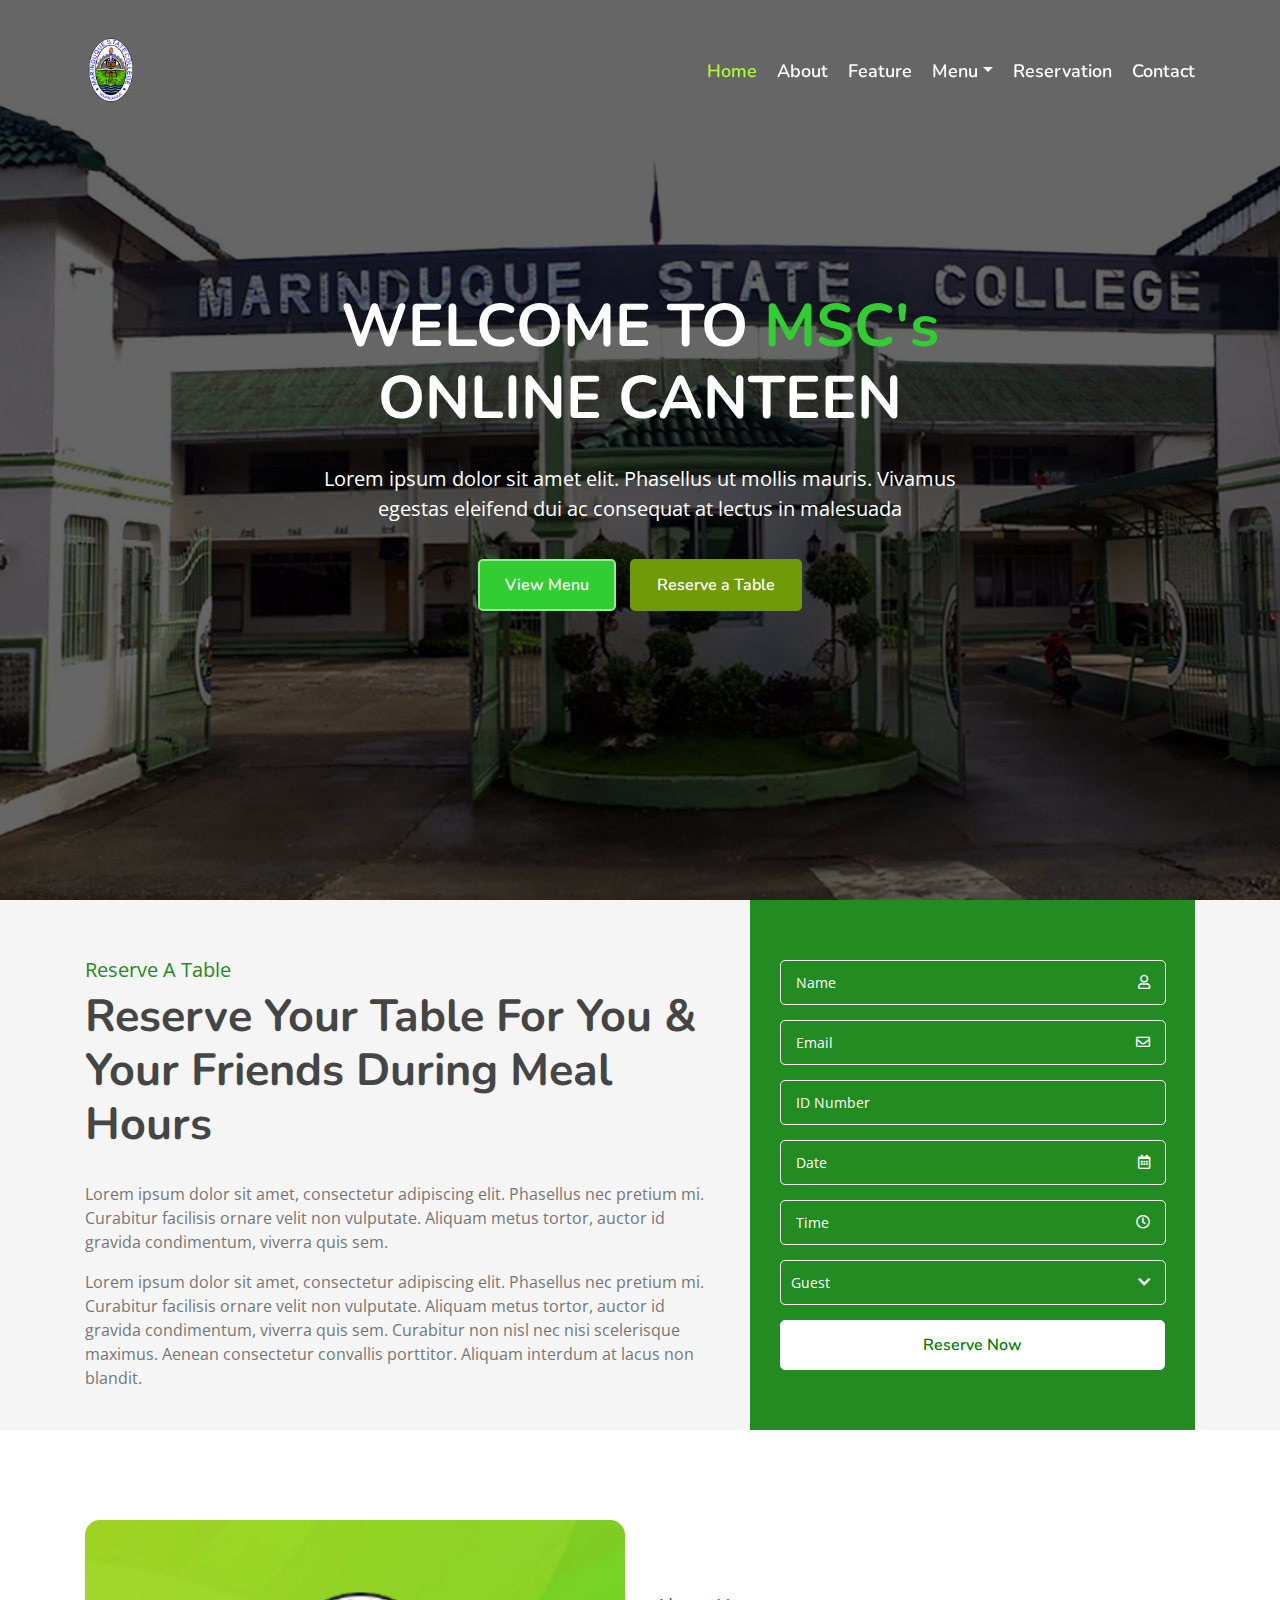
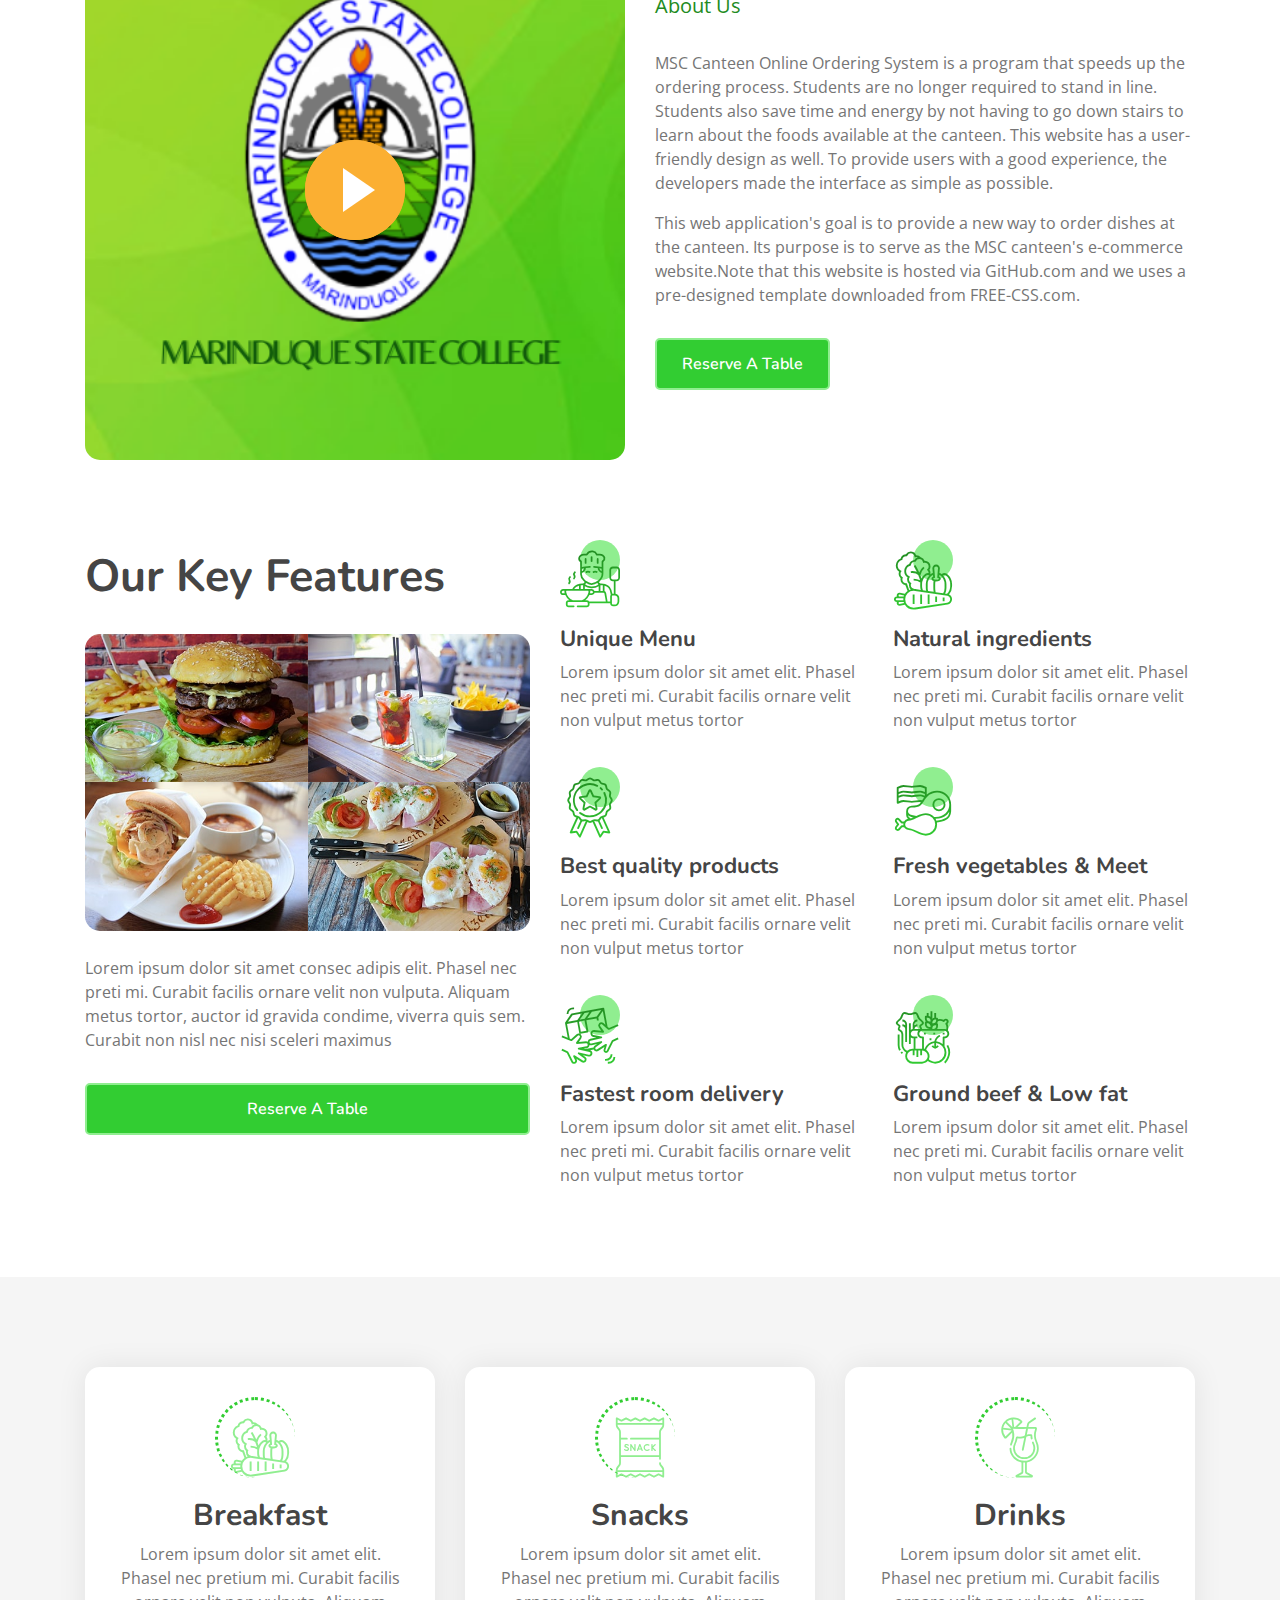
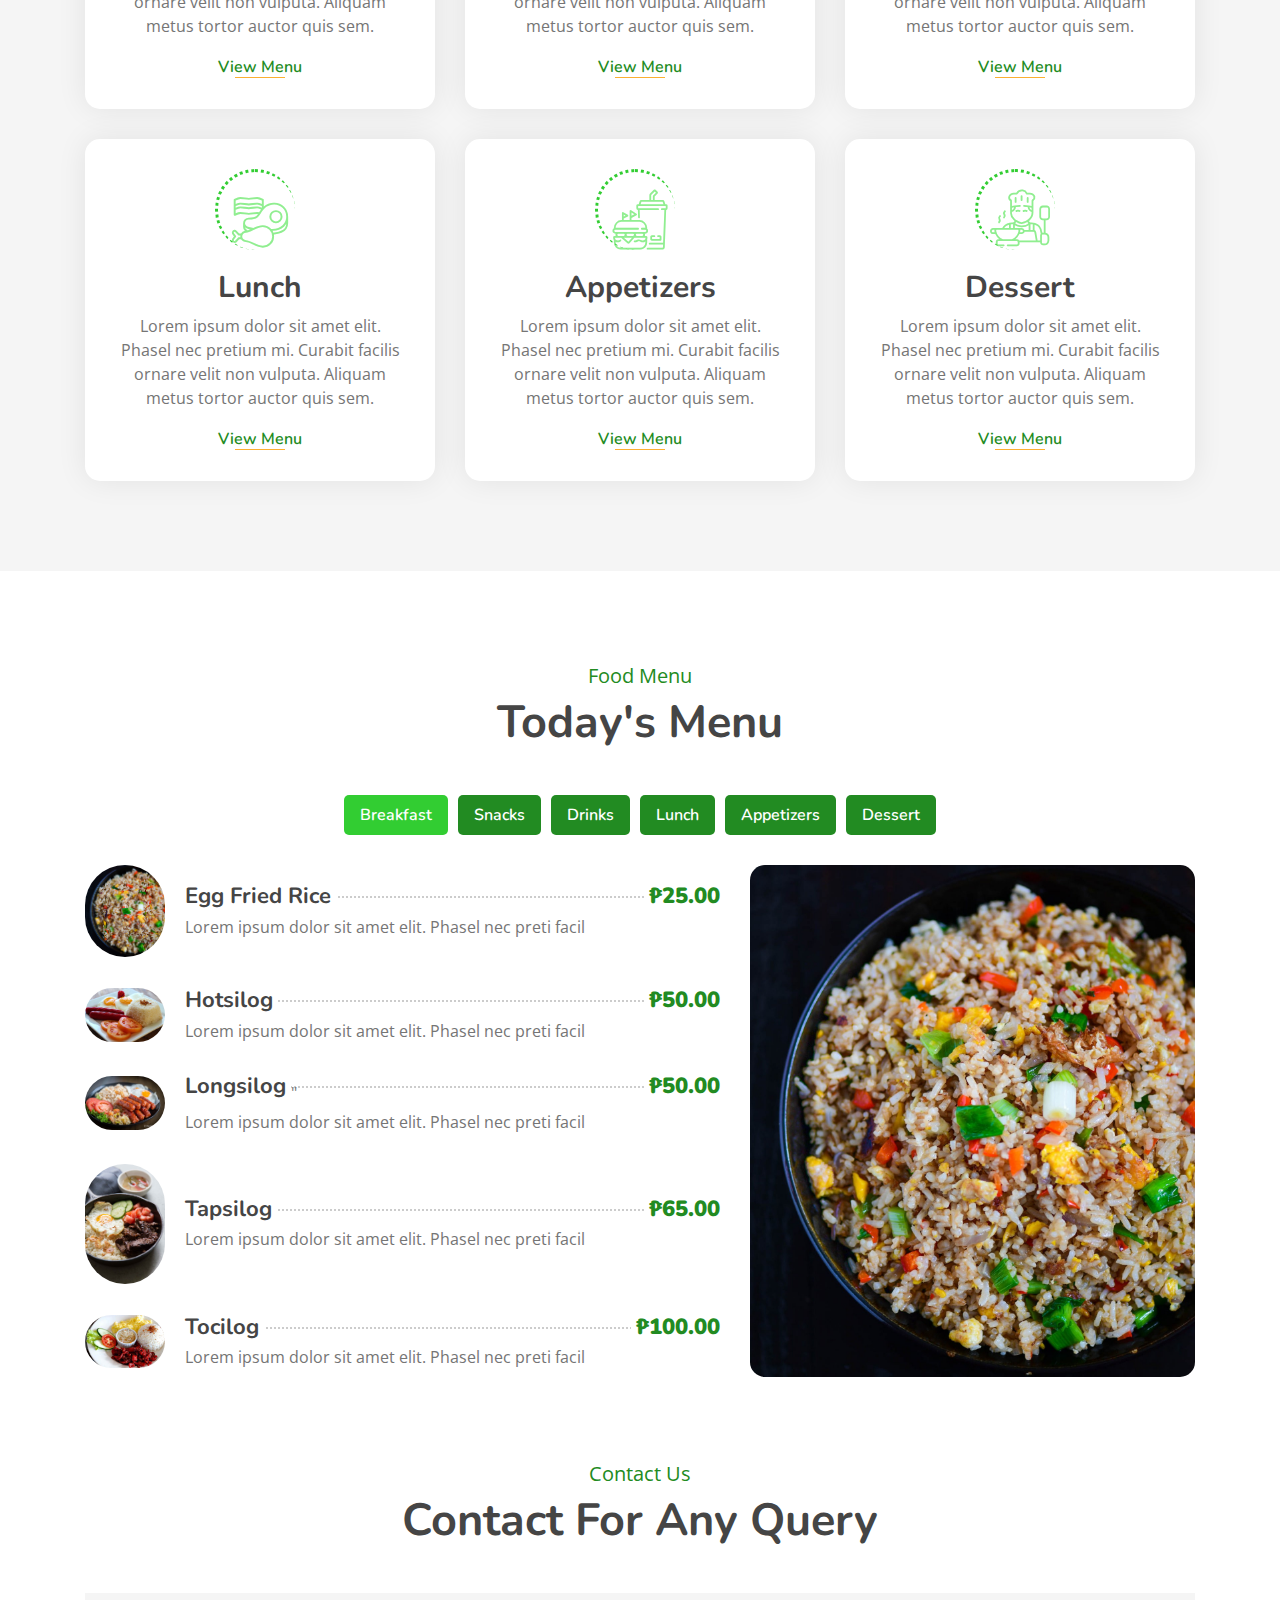
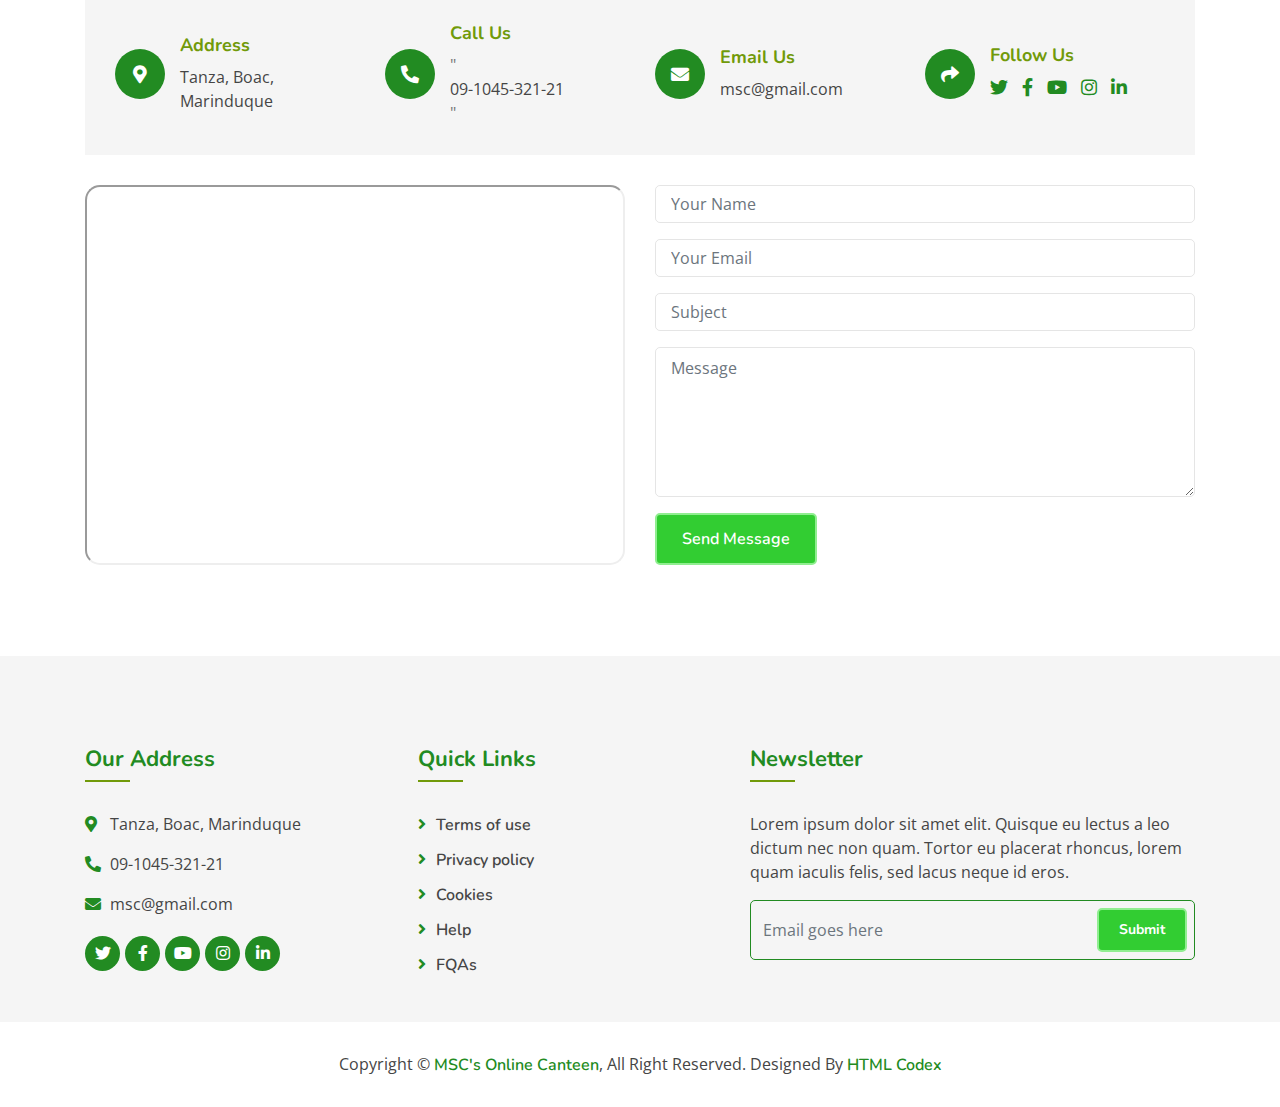
<file: index.html>
<!DOCTYPE html>
<html lang="en">
    <head>
        <meta charset="utf-8">
        <title>MSC's Online Canteen</title>
        <meta content="width=device-width, initial-scale=1.0" name="viewport">


        <!-- Favicon -->
        <link href="img/favicon.ico" rel="icon">

        <!-- Google Font -->
        <link href="https://fonts.googleapis.com/css?family=Open+Sans:300,400|Nunito:600,700" rel="stylesheet"> 
        
        <!-- CSS Libraries -->
        <link href="https://stackpath.bootstrapcdn.com/bootstrap/4.4.1/css/bootstrap.min.css" rel="stylesheet">
        <link href="https://cdnjs.cloudflare.com/ajax/libs/font-awesome/5.10.0/css/all.min.css" rel="stylesheet">
        <link href="lib/animate/animate.min.css" rel="stylesheet">
        <link href="lib/owlcarousel/assets/owl.carousel.min.css" rel="stylesheet">
        <link href="lib/flaticon/font/flaticon.css" rel="stylesheet">
        <link href="lib/tempusdominus/css/tempusdominus-bootstrap-4.min.css" rel="stylesheet" />

        <!-- Template Stylesheet -->
        <link href="css/style.css" rel="stylesheet">
    </head>

    <body>
        <!-- Nav Bar Start -->
        <div class="navbar navbar-expand-lg bg-light navbar-light">
            <div class="container-fluid">
                <a href="index.html" class="navbar-brand"><img src="img/msc-logo.png"></a>
                <button type="button" class="navbar-toggler" data-toggle="collapse" data-target="#navbarCollapse">
                    <span class="navbar-toggler-icon"></span>
                </button>

                <div class="collapse navbar-collapse justify-content-between" id="navbarCollapse">
                    <div class="navbar-nav ml-auto">
                        <a href="index.html" class="nav-item nav-link active">Home</a>
                        <a href="about.html" class="nav-item nav-link">About</a>
                        <a href="feature.html" class="nav-item nav-link">Feature</a>
                        <div class="nav-item dropdown">
                            <a href="#" class="nav-link dropdown-toggle" data-toggle="dropdown">Menu</a>
                            <div class="dropdown-menu">
                                <a href="breakfast.html" class="dropdown-item">Breakfast</a>
                                <a href="snacks.html" class="dropdown-item">Snacks</a>
                                <a href="lunch.html" class="dropdown-item">Lunch</a>
                                <a href="appetizers.html" class="dropdown-item">Appetizers</a>
                                <a href="drinks.html" class="dropdown-item">Drinks</a>
                                <a href="dessert.html" class="dropdown-item">Dessert</a>
                            </div>
                            </div>
                            
                        <a href="reservation.html" class="nav-item nav-link">Reservation</a>
                        <a href="contact.html" class="nav-item nav-link">Contact</a>
                    </div>
                </div>
            </div>
        </div>
        <!-- Nav Bar End -->


        <!-- Carousel Start -->
        <div class="carousel">
            <div class="container-fluid">
                <div class="owl-carousel">
                    <div class="carousel-item">
                        <div class="carousel-img">
                            <img src="img/msc.jpg" alt="Image">
                        </div>
                        <div class="carousel-text">
                           <h1>WELCOME TO <span>MSC's </span>ONLINE CANTEEN</h1>
                           <p>
                                Lorem ipsum dolor sit amet elit. Phasellus ut mollis mauris. Vivamus egestas eleifend dui ac consequat at lectus in malesuada
                            </p>
                            <div class="carousel-btn">
                                <a class="btn custom-btn" href="">View Menu</a>
                                <a class="btn custom-btn" href="">Reserve a Table</a>
                            </div>
                        </div>
                    </div>
                    <div class="carousel-item">
                        <div class="carousel-img">
                            <img src="img/carousel.jpg" alt="Image">
                        </div>
                        <div class="carousel-text">
                            <h1> Order your <span> Snacks</span> Online</h1>
                           <p>
                                Morbi sagittis turpis id suscipit feugiat. Suspendisse eu augue urna. Morbi sagittis, orci sodales varius fermentum, tortor
                            </p>


                            <div class="carousel-btn">
                                <a class="btn custom-btn" href="">View Menu</a>
                                <a class="btn custom-btn" href="">Reserve Table</a>
                            </div>
                        </div>
                    </div>
                    <div class="carousel-item">
                        <div class="carousel-img">
                            <img src="img/carousel2.jpg" alt="Image">
                        </div>
                        <h1>Fastest Order <span>Delivery</span></h1>
                        <p>
                            Sed ultrices, est eget feugiat accumsan, dui nibh egestas tortor, ut rhoncus nibh ligula euismod quam. Proin pellentesque odio
                        </p>
                          
                            <div class="carousel-btn">
                                <a class="btn custom-btn" href="">View Menu</a>
                                <a class="btn custom-btn" href="">Reserve Table</a>
                            </div>
                        </div>
                    </div>
                </div>
            </div>
        </div>
        <!-- Carousel End -->
        
        
        <!-- Booking Start -->
        <div class="booking">
            <div class="container">
                <div class="row align-items-center">
                    <div class="col-lg-7">
                        <div class="booking-content">
                            <div class="section-header">
                                <p>Reserve A Table</p>
                                <h2>Reserve Your Table For You & Your Friends During Meal Hours</h2>
                            </div>
                            <div class="about-text">
                               <p>
                                    Lorem ipsum dolor sit amet, consectetur adipiscing elit. Phasellus nec pretium mi. Curabitur facilisis ornare velit non vulputate. Aliquam metus tortor, auctor id gravida condimentum, viverra quis sem.
                                </p>
                               <p>
                                    Lorem ipsum dolor sit amet, consectetur adipiscing elit. Phasellus nec pretium mi. Curabitur facilisis ornare velit non vulputate. Aliquam metus tortor, auctor id gravida condimentum, viverra quis sem. Curabitur non nisl nec nisi scelerisque maximus. Aenean consectetur convallis porttitor. Aliquam interdum at lacus non blandit.
                                </p>
                             
                            </div>
                        </div>
                    </div>
                    <div class="col-lg-5">
                        <div class="booking-form">
                            <form>
                                <div class="control-group">
                                    <div class="input-group">
                                        <input type="text" class="form-control" placeholder="Name" required="required" />
                                        <div class="input-group-append">
                                            <div class="input-group-text"><i class="far fa-user"></i></div>
                                        </div>
                                    </div>
                                </div>
                                <div class="control-group">
                                    <div class="input-group">
                                        <input type="email" class="form-control" placeholder="Email" required="required" />
                                        <div class="input-group-append">
                                            <div class="input-group-text"><i class="far fa-envelope"></i></div>
                                        </div>
                                    </div>
                                </div>
                                <div class="control-group">
                                    <div class="input-group">
                                        <input type="text" class="form-control" placeholder="ID Number" required="required" />
                                        <div class="input-group-append">
                                            <div class="input-group-text"> <i class="fa-light fa-id-card"></i></div>
                                        </div>
                                    </div>
                                </div>
                                <div class="control-group">
                                    <div class="input-group date" id="date" data-target-input="nearest">
                                        <input type="text" class="form-control datetimepicker-input" placeholder="Date" data-target="#date" data-toggle="datetimepicker"/>
                                        <div class="input-group-append" data-target="#date" data-toggle="datetimepicker">
                                            <div class="input-group-text"><i class="far fa-calendar-alt"></i></div>
                                        </div>
                                    </div>
                                </div>
                                <div class="control-group">
                                    <div class="input-group time" id="time" data-target-input="nearest">
                                        <input type="text" class="form-control datetimepicker-input" placeholder="Time" data-target="#time" data-toggle="datetimepicker"/>
                                        <div class="input-group-append" data-target="#time" data-toggle="datetimepicker">
                                            <div class="input-group-text"><i class="far fa-clock"></i></div>
                                        </div>
                                    </div>
                                </div>
                                <div class="control-group">
                                    <div class="input-group">
                                        <select class="custom-select form-control">
                                            <option selected>Guest</option>
                                            <option value="1">1 Guest</option>
                                            <option value="2">2 Guest</option>
                                            <option value="3">3 Guest</option>
                                            <option value="4">4 Guest</option>
                                            <option value="5">5 Guest</option>
                                            <option value="6">6 Guest</option>
                                            <option value="7">7 Guest</option>
                                            <option value="8">8 Guest</option>
                                            <option value="9">9 Guest</option>
                                            <option value="10">10 Guest</option>
                                        </select>
                                        <div class="input-group-append">
                                            <div class="input-group-text"><i class="fa fa-chevron-down"></i></div>
                                        </div>
                                    </div>
                                </div>
                                <div>
                                    <button class="btn custom-btn" type="submit" href="reservation.php">Reserve Now</button>
                                </div>
                            </form>
                        </div>
                    </div>
                </div>
            </div>
        </div>
        <!-- Booking End -->
        

        <!-- About Start -->
        <div class="about">
            <div class="container">
                <div class="row align-items-center">
                    <div class="col-lg-6">
                        <div class="about-img">
                            <img src="img/msc.png" alt="Image">
                            <button type="button" class="btn-play" data-toggle="modal" data-src="https://www.youtube.com/embed/DWRcNpR6Kdc" data-target="#videoModal">
                                <span></span>
                            </button>
                        </div>
                    </div>
                    <div class="col-lg-6">
                        <div class="about-content">
                            <div class="section-header">
                                <p>About Us</p>
                            </div>
                            <div class="about-text">
                              <p>MSC Canteen Online Ordering System is a program that speeds up the ordering process. Students are no longer required to stand in line. Students also save time and energy by not having to go down stairs to learn about the foods available at the canteen. This website has a user-friendly design as well. To provide users with a good experience, the developers made the interface as simple as possible.</p>
                             <p>
                                    This web application's goal is to provide a new way to order dishes at the canteen. Its purpose is to serve as the MSC canteen's e-commerce website.Note that this website is hosted via GitHub.com and we uses a pre-designed template downloaded from FREE-CSS.com.
                                </p>
                                </p>
                             

                                
                                <a class="btn custom-btn" href="reservation.php">Reserve A Table</a>
                            </div>
                        </div>
                    </div>
                </div>
            </div>
        </div>
        <!-- About End -->
        
        
        <!-- Video Modal Start-->
        <div class="modal fade" id="videoModal" tabindex="-1" role="dialog" aria-labelledby="exampleModalLabel" aria-hidden="true">
            <div class="modal-dialog" role="document">
                <div class="modal-content">
                    <div class="modal-body">
                        <button type="button" class="close" data-dismiss="modal" aria-label="Close">
                            <span aria-hidden="true">&times;</span>
                        </button>        
                        <!-- 16:9 aspect ratio -->
                        <div class="embed-responsive embed-responsive-16by9">
                            <iframe class="embed-responsive-item" src="" id="video"  allowscriptaccess="always" allow="autoplay"></iframe>
                        </div>
                    </div>
                </div>
            </div>
        </div> 
        <!-- Video Modal End -->
        
        
        <!-- Feature Start -->
        <div class="feature">
            <div class="container">
                <div class="row">
                    <div class="col-lg-5">
                        <div class="section-header">

                            <h2>Our Key Features</h2>
                        </div>
                        <div class="feature-text">
                            <div class="feature-img">
                                <div class="row">
                                    <div class="col-6">
                                        <img src="img/feature-1.jpg" alt="Image">
                                    </div>
                                    <div class="col-6">
                                        <img src="img/feature-2.jpg" alt="Image">
                                    </div>
                                    <div class="col-6">
                                        <img src="img/feature-3.jpg" alt="Image">
                                    </div>
                                    <div class="col-6">
                                        <img src="img/feature-4.jpg" alt="Image">
                                    </div>
                                </div>
                            </div>
                            <p>
                                Lorem ipsum dolor sit amet consec adipis elit. Phasel nec preti mi. Curabit facilis ornare velit non vulputa. Aliquam metus tortor, auctor id gravida condime, viverra quis sem. Curabit non nisl nec nisi sceleri maximus 
                            </p>
                            <a class="btn custom-btn" href="">Reserve A Table</a>
                        </div>
                    </div>
                    <div class="col-lg-7">
                        <div class="row">
                            <div class="col-sm-6">
                                <div class="feature-item">
                                    <i class="flaticon-cooking"></i>
                                    <h3>Unique Menu</h3>
                                    <p>
                                        Lorem ipsum dolor sit amet elit. Phasel nec preti mi. Curabit facilis ornare velit non vulput metus tortor
                                    </p>
                                </div>
                            </div>
                            <div class="col-sm-6">
                                <div class="feature-item">
                                    <i class="flaticon-vegetable"></i>
                                    <h3>Natural ingredients</h3>
                                    <p>
                                        Lorem ipsum dolor sit amet elit. Phasel nec preti mi. Curabit facilis ornare velit non vulput metus tortor
                                    </p>
                                </div>
                            </div>
                        </div>
                        <div class="row">
                            <div class="col-sm-6">
                                <div class="feature-item">
                                    <i class="flaticon-medal"></i>

                                   <h3>Best quality products</h3>
                                   <p>
                                        Lorem ipsum dolor sit amet elit. Phasel nec preti mi. Curabit facilis ornare velit non vulput metus tortor
                                    </p>
                                </div>
                            </div>
                            <div class="col-sm-6">
                                <div class="feature-item">
                                    <i class="flaticon-meat"></i>
                                    <h3>Fresh vegetables & Meet</h3><p>
                                        Lorem ipsum dolor sit amet elit. Phasel nec preti mi. Curabit facilis ornare velit non vulput metus tortor
                                    </p>
                                </div>
                            </div>
                        </div>
                        <div class="row">
                            <div class="col-sm-6">
                                <div class="feature-item">
                                    <i class="flaticon-courier"></i>
                                    <h3>Fastest room delivery</h3>
                                   <p>
                                        Lorem ipsum dolor sit amet elit. Phasel nec preti mi. Curabit facilis ornare velit non vulput metus tortor
                                    </p>
                                   
                                </div>
                            </div>
                            <div class="col-sm-6">
                                <div class="feature-item">
                                    <i class="flaticon-fruits-and-vegetables">
                                    
                                    </i>

                                    <h3>Ground beef & Low fat</h3>
                                    <p>
                                        Lorem ipsum dolor sit amet elit. Phasel nec preti mi. Curabit facilis ornare velit non vulput metus tortor
                                    </p>
                                </div>
                            </div>
                        </div>
                    </div>
                </div>
            </div>
        </div>
        <!-- Feature End -->
        
        
        <!-- Food Start -->
        <div class="food">
            <div class="container">
                <div class="row align-items-center">
                    <div class="col-md-4">
                        <div class="food-item">
                            <i class="flaticon-vegetable"></i>
                       <h2>Breakfast</h2>
                           <p>
                                Lorem ipsum dolor sit amet elit. Phasel nec pretium mi. Curabit facilis ornare velit non vulputa. Aliquam metus tortor auctor quis sem. 
                            </p>
                            
                            <a href="">View Menu</a>
                        </div>
                    </div>
                    <div class="col-md-4">
                        <div class="food-item">
                            <i class="flaticon-snack"></i>
                         <h2>Snacks</h2>
                           <p>
                                Lorem ipsum dolor sit amet elit. Phasel nec pretium mi. Curabit facilis ornare velit non vulputa. Aliquam metus tortor auctor quis sem. 
                            </p>
                           
                            <a href="">View Menu</a>
                        </div>
                    </div>
                    <div class="col-md-4">
                        <div class="food-item">
                            <i class="flaticon-cocktail"></i>
                            
                           <h2>Drinks</h2>
                            <p>
                                Lorem ipsum dolor sit amet elit. Phasel nec pretium mi. Curabit facilis ornare velit non vulputa. Aliquam metus tortor auctor quis sem. 
                            </p>
                            <a href="">View Menu</a>
                        </div>
                    </div>
                    <div class="col-md-4">
                        <div class="food-item">
                            <i class="flaticon-meat"></i>
                            <h2>Lunch</h2>
                            <p>
                                Lorem ipsum dolor sit amet elit. Phasel nec pretium mi. Curabit facilis ornare velit non vulputa. Aliquam metus tortor auctor quis sem. 
                            </p>
                            <a href="">View Menu</a>
                        </div>
                    </div>
                    <div class="col-md-4">
                        <div class="food-item">
                            <i class="flaticon-fast-food"></i>
                            
                            <h2>Appetizers</h2>
                           <p>
                                Lorem ipsum dolor sit amet elit. Phasel nec pretium mi. Curabit facilis ornare velit non vulputa. Aliquam metus tortor auctor quis sem. 
                            </p>
                            <a href="">View Menu</a>
                        </div>
                    </div>
                    <div class="col-md-4">
                        <div class="food-item">
                            <i class="flaticon-cooking"></i>
                          <h2>Dessert</h2>
                           <p>
                                Lorem ipsum dolor sit amet elit. Phasel nec pretium mi. Curabit facilis ornare velit non vulputa. Aliquam metus tortor auctor quis sem. 
                            </p>

                            <a href="">View Menu</a>
                        </div>
                    </div>
                </div>
            </div>
        </div>
        <!-- Food End -->
        
        
          <!-- Menu Start -->
          <div class="menu">
            <div class="container">
                <div class="section-header text-center">
                    <p>Food Menu</p>
                   <h2>Today's Menu</h2>
                </div>
                <div class="menu-tab">
                    <ul class="nav nav-pills justify-content-center">
                        <li class="nav-item">
                            <a class="nav-link active" data-toggle="pill" href="#breakfast">Breakfast</a>
                        </li>
                        <li class="nav-item">
                            <a class="nav-link" data-toggle="pill" href="#snacks">Snacks</a>
                        </li>
                        <li class="nav-item">
                            <a class="nav-link" data-toggle="pill" href="#drinks">Drinks</a>
                        </li>
                        <li class="nav-item">
                            <a class="nav-link" data-toggle="pill" href="#lunch">Lunch</a>
                        </li>
                        <li class="nav-item">
                            <a class="nav-link" data-toggle="pill" href="#appetizers">Appetizers</a>
                        </li>
                        <li class="nav-item">
                            <a class="nav-link" data-toggle="pill" href="#dessert">Dessert</a>
                        </li>
                    </ul>
                    <div class="tab-content">
                        <div id="breakfast" class="container tab-pane active">
                            <div class="row">
                                <div class="col-lg-7 col-md-12">
                                    <div class="menu-item">
                                        <div class="menu-img">
                                            <img src="img/egg-fried-rice.jpg" alt="Image">
                                        </div>
                                        <div class="menu-text">
                                           <h3><span>Egg Fried Rice</span> <strong>₱25.00</strong></h3>
                                          <p>Lorem ipsum dolor sit amet elit. Phasel nec preti facil</p>
                                        </div>
                                    </div>
                                    <div class="menu-item">
                                        <div class="menu-img">
                                            <img src="img/hotsilog.jpg" alt="Image">
                                        </div>
                                        <div class="menu-text">
                                            <h3><span>Hotsilog</span> <strong>₱50.00</strong></h3>
                                            <p>Lorem ipsum dolor sit amet elit. Phasel nec preti facil</p>
                                        </div>
                                    </div>
                                    <div class="menu-item">
                                        <div class="menu-img">
                                            <img src="img/longsilog.jpg" alt="Image">
                                        </div>
                                        <div class="menu-text">
                                           
                                           <h3><span>Longsilog</span> <strong>₱50.00</strong></h3>"
                                            <p>Lorem ipsum dolor sit amet elit. Phasel nec preti facil</p>
                                        </div>
                                    </div>
                                    <div class="menu-item">
                                        <div class="menu-img">
                                            <img src="img/filipino-beef-tapa-tapsilog-1.jpg" alt="Image">
                                        </div>
                                        <div class="menu-text">
                                            <h3><span>Tapsilog</span> <strong>₱65.00</strong></h3>
                                            <p>Lorem ipsum dolor sit amet elit. Phasel nec preti facil</p>
                                        </div>
                                    </div>
                                    <div class="menu-item">
                                        <div class="menu-img">
                                            <img src="img/tocilog.jpg" alt="Image">
                                        </div>
                                        <div class="menu-text">
                                            <h3><span>Tocilog</span> <strong>₱100.00</strong></h3>
                                            <p>Lorem ipsum dolor sit amet elit. Phasel nec preti facil</p>
                                        </div>
                                    </div>
                                </div>
                                <div class="col-lg-5 d-none d-lg-block">
                                    <img src="img/egg-fried-rice.jpg" alt="Image">
                                </div>
                            </div>
                        </div>
                        <div id="snacks" class="container tab-pane fade">
                            <div class="row">
                                <div class="col-lg-7 col-md-12">
                                    <div class="menu-item">
                                        <div class="menu-img">
                                            <img src="img/snacks-nova.jpg" alt="Image">
                                        </div>
                                        <div class="menu-text">
                                           <h3><span>Nova</span> <strong>₱15.00</strong></h3>
                                            <p>Lorem ipsum dolor sit amet elit. Phasel nec preti facil</p>
                                        </div>
                                    </div>
                                    <div class="menu-item">
                                        <div class="menu-img">
                                            <img src="img/snacks-piattos.jpg" alt="Image">
                                        </div>
                                        <div class="menu-text">
                                           <h3><span>Piattos</span> <strong>₱15.00</strong></h3>
                                            <p>Lorem ipsum dolor sit amet elit. Phasel nec preti facil</p>
                                        </div>
                                    </div>
                                    <div class="menu-item">
                                        <div class="menu-img">
                                            <img src="img/snacks-rebisco.jpeg" alt="Image">
                                        </div>
                                        <div class="menu-text">
                                            <h3><span>Rebisco</span> <strong>₱7.00</strong></h3>
                                           <p>Lorem ipsum dolor sit amet elit. Phasel nec preti facil</p>
                                        </div>
                                    </div>
                                    <div class="menu-item">
                                        <div class="menu-img">
                                            <img src="img/snacks-skyflakes.jpg" alt="Image">
                                        </div>
                                        <div class="menu-text">
                                            <h3><span>Skyflakes</span> <strong>₱25.00</strong></h3>
                                            <p>Lorem ipsum dolor sit amet elit. Phasel nec preti facil</p>
                                        </div>
                                    </div>
                                </div>
                                <div class="col-lg-5 d-none d-lg-block">
                                    <img src="img/roller-coaster.jpg" alt="Image">
                                </div>
                            </div>
                        </div>
                        <div id="drinks" class="container tab-pane fade">
                            <div class="row">
                                <div class="col-lg-7 col-md-12">
                                    <div class="menu-item">
                                        <div class="menu-img">
                                            <img src="img/drinks-cocacola.jpg" alt="Image">
                                        </div>
                                        <div class="menu-text">
                                            <h3><span>Coca-cola</span> <strong>₱15.00</strong></h3>
                                            <p>Lorem ipsum dolor sit amet elit. Phasel nec preti facil</p>
                                        </div>
                                    </div>
                                    <div class="menu-item">
                                        <div class="menu-img">
                                            <img src="img/drinks-royal.jpg" alt="Image">
                                        </div>
                                        <div class="menu-text">
                                          <h3><span>Royal</span> <strong>₱15.00</strong></h3>
                                          <p>Lorem ipsum dolor sit amet elit. Phasel nec preti facil</p>
                                        </div>
                                    </div>
                                    <div class="menu-item">
                                        <div class="menu-img">
                                            <img src="img/drinks-milktea.jpg" alt="Image">
                                        </div>
                                        <div class="menu-text">
                                           <h3><span>Milk Tea</span> <strong>₱65.00</strong></h3>
                                           <p>Lorem ipsum dolor sit amet elit. Phasel nec preti facil</p>

                                        </div>
                                    </div>
                                    <div class="menu-item">
                                        <div class="menu-img">
                                            <img src="img/drinks-icedtea.jpg" alt="Image">
                                        </div>
                                        <div class="menu-text">
                                           <h3><span>Iced Tea</span> <strong>₱25.00</strong></h3>
                                           <p>Lorem ipsum dolor sit amet elit. Phasel nec preti facil</p>
                                        </div>
                                    </div>
                                    <div class="menu-item">
                                        <div class="menu-img">
                                            <img src="img/sprite.jpg" alt="Image">
                                        </div>
                                        <div class="menu-text">
                                            <h3><span>Sprite</span> <strong>₱15.00</strong></h3>
                                            <p>Lorem ipsum dolor sit amet elit. Phasel nec preti facil</p>
                                        </div>
                                    </div>
                                </div>
                                <div class="col-lg-5 d-none d-lg-block">
                                    <img src="img/drinks-cocacola.jpg" alt="Image">
                                </div>  
                            </div>
                        </div>
            
            <div id="lunch" class="container tab-pane fade">
                <div class="row">
                    <div class="col-lg-7 col-md-12">
                        <div class="menu-item">
                            <div class="menu-img">
                                <img src="img/adobo.jpg" alt="Image">
                            </div>
                            <div class="menu-text">
                                <h3><span>Pork Adobo</span> <strong>₱50.00</strong></h3>
                                <p>Lorem ipsum dolor sit amet elit. Phasel nec preti facil</p>
                            </div>
                        </div>
                        <div class="menu-item">
                            <div class="menu-img">
                                <img src="img/chicken curry.png" alt="Image">
                            </div>
                            <div class="menu-text">
                                <h3><span>Chicken Curry</span> <strong>₱50.00</strong></h3>
                                <p>Lorem ipsum dolor sit amet elit. Phasel nec preti facil</p>
                            </div>
                        </div>
                        <div class="menu-item">
                            <div class="menu-img">
                                <img src="img/chicken-nuggets-square.jpg" alt="Image">
                            </div>
                            <div class="menu-text">
                                <h3><span>Chicken Nuggets</span> <strong>₱15.00</strong></h3><p>Lorem ipsum dolor sit amet elit. Phasel nec preti facil</p>
                            </div>
                        </div>
                        <div class="menu-item">
                            <div class="menu-img">
                                <img src="img/linch beefsteak.jpg" alt="Image">
                            </div>
                            <div class="menu-text">
                                <h3><span>Beef Steak</span> <strong>₱65.00</strong></h3>
                                <p>Lorem ipsum dolor sit amet elit. Phasel nec preti facil</p>
                            </div>
                        </div>
                        <div class="menu-item">
                            <div class="menu-img">
                                <img src="img/caldereta.jpg" alt="Image">
                            </div>
                            <div class="menu-text">
                                <h3><span>Caldereta</span> <strong>₱50.00</strong></h3>
                                <p>Lorem ipsum dolor sit amet elit. Phasel nec preti facil</p>
                            </div>
                        </div>
                    </div>
                    <div class="col-lg-5 d-none d-lg-block">
                        <img src="img/adobo.jpg" alt="Image">
                    </div>
                </div>
            </div>
            <div id="appetizers" class="container tab-pane fade" >
                <div class="row">
                    <div class="col-lg-7 col-md-12">
                        <div class="menu-item">
                            <div class="menu-img">
                                <img src="img/app-lumpia.jpg" alt="Image">
                            </div>
                            <div class="menu-text">
                                <h3><span>Lumpiang Shanghai</span> <strong>₱15.00</strong></h3>
                                <p>Lorem ipsum dolor sit amet elit. Phasel nec preti facil</p>
                            </div>
                        </div>
                        <div class="menu-item">
                            <div class="menu-img">
                                <img src="img/potato mojos.jpg" alt="Image">
                            </div>
                            <div class="menu-text">
                                <h3><span>Potato Mojos</span> <strong>₱15.00</strong></h3>
                                <p>Lorem ipsum dolor sit amet elit. Phasel nec preti facil</p>
                            </div>
                        </div>
                        <div class="menu-item">
                            <div class="menu-img">
                                <img src="img/cheesy-dynamite.jpg" alt="Image">
                            </div>
                            <div class="menu-text">
                               
                               <h3><span>Cheesy Dynamite</span> <strong>₱15.00</strong></h3>
                               <p>Lorem ipsum dolor sit amet elit. Phasel nec preti facil</p>
                            </div>
                        </div>
                        <div class="menu-item">
                            <div class="menu-img">
                                <img src="img/coconut-shrimp.jpg" alt="Image">
                            </div>
                            <div class="menu-text">
                               <h3><span>Coconut Shrimp</span> <strong>₱25.00</strong></h3>
                               <p>Lorem ipsum dolor sit amet elit. Phasel nec preti facil</p>
                            </div>
                        </div>
                    </div>
                    <div class="col-lg-5 d-none d-lg-block">
                        <img src="img/potato mojos.jpg" alt="Image">
                    </div>
                </div>
            </div>
            <div id="dessert" class="container tab-pane fade">
                <div class="row">
                    <div class="col-lg-7 col-md-12">
                        <div class="menu-item">
                            <div class="menu-img">
                                <img src="img/snacks-puto.jpg" alt="Image">
                            </div>
                            <div class="menu-text">
                                <h3><span>Puto</span> <strong>₱15.00</strong></h3>
                                <p>Lorem ipsum dolor sit amet elit. Phasel nec preti facil</p>
                            </div>
                        </div>
                        <div class="menu-item">
                            <div class="menu-img">
                                <img src="img/dessert-cassavacake.jpg" alt="Image">
                            </div>
                            <div class="menu-text">
                               <h3><span>Cassava Cake</span> <strong>₱10.00</strong></h3>
                               <p>Lorem ipsum dolor sit amet elit. Phasel nec preti facil</p>
                            </div>
                        </div>
                        <div class="menu-item">
                            <div class="menu-img">
                                <img src="img/dessert-halohalo.jpg" alt="Image">
                            </div>
                            <div class="menu-text">
                                <h3><span>Halo Halo</span> <strong>₱25.00</strong></h3>
                                <p>Lorem ipsum dolor sit amet elit. Phasel nec preti facil</p>
                            </div>
                        </div>
                        <div class="menu-item">
                            <div class="menu-img">
                                <img src="img/dessert-majablanca.jpg" alt="Image">
                            </div>
                            <div class="menu-text">
                                <h3><span>Maja Blanca</span> <strong>₱25.00</strong></h3>
                                <p>Lorem ipsum dolor sit amet elit. Phasel nec preti facil</p>
                            </div>
                        </div>
                    </div>
                    <div class="col-lg-5 d-none d-lg-block">
                        <img src="img/dessert-halohalo.jpg" alt="Image">
                    </div>  

                </div>
            </div>
        </div>
    </div>
</div>
</div>
        <!-- Menu End -->
        
        <!-- Contact Start -->
        <div class="contact">
            <div class="container">
                <div class="section-header text-center">
                    <p>Contact Us</p><h2>Contact For Any Query</h2>
                </div>
                <div class="row align-items-center contact-information">
                    <div class="col-md-6 col-lg-3">
                        <div class="contact-info">
                            <div class="contact-icon">
                                <i class="fa fa-map-marker-alt"></i>
                            </div>
                            <div class="contact-text">
                                <h3>Address</h3>
                                <p>Tanza, Boac, Marinduque</p>
                            </div>
                        </div>
                    </div>
                    <div class="col-md-6 col-lg-3">
                        <div class="contact-info">
                            <div class="contact-icon">
                                <i class="fa fa-phone-alt"></i>
                            </div>
                            <div class="contact-text">
                                <h3>Call Us</h3>"
                                <p>09-1045-321-21</p>"
                            </div>
                        </div>
                    </div>
                    <div class="col-md-6 col-lg-3">
                        <div class="contact-info">
                            <div class="contact-icon">
                                <i class="fa fa-envelope"></i>
                            </div>
                            <div class="contact-text">
                                <h3>Email Us</h3>
                                <p>msc@gmail.com</p>
                            </div>
                        </div>
                    </div>
                    <div class="col-md-6 col-lg-3">
                        <div class="contact-info">
                            <div class="contact-icon">
                                <i class="fa fa-share"></i>
                            </div>
                            <div class="contact-text">
                                <h3>Follow Us</h3>
                                <div class="contact-social">
                                    <a href=""><i class="fab fa-twitter"></i></a>
                                    <a href=""><i class="fab fa-facebook-f"></i></a>
                                    <a href=""><i class="fab fa-youtube"></i></a>
                                    <a href=""><i class="fab fa-instagram"></i></a>
                                    <a href=""><i class="fab fa-linkedin-in"></i></a>
                                </div>
                            </div>
                        </div>
                    </div>
                </div>
                <div class="row contact-form">
                    <div class="col-md-6">
                        <iframe src="https://maps.google.com/maps?q=Marinduque%20State%20College&t=&z=13&ie=UTF8&iwloc=&output=embed"></iframe>
                    </div>
                    <div class="col-md-6">
                        <div id="success"></div>
                        <form name="sentMessage" id="contactForm" novalidate="novalidate">
                            <div class="control-group">
                                <input type="text" class="form-control" id="name" placeholder="Your Name" required="required" data-validation-required-message="Please enter your name" />
                                <p class="help-block text-danger"></p>
                            </div>
                            <div class="control-group">
                                <input type="email" class="form-control" id="email" placeholder="Your Email" required="required" data-validation-required-message="Please enter your email" />
                                <p class="help-block text-danger"></p>
                            </div>
                            <div class="control-group">
                                <input type="text" class="form-control" id="subject" placeholder="Subject" required="required" data-validation-required-message="Please enter a subject" />
                                <p class="help-block text-danger"></p>
                            </div>
                            <div class="control-group">
                                <textarea class="form-control" id="message" placeholder="Message" required="required" data-validation-required-message="Please enter your message"></textarea>
                                <p class="help-block text-danger"></p>
                            </div>
                            <div>
                                <button class="btn custom-btn" type="submit" id="sendMessageButton">Send Message</button>
                            </div>
                        </form>
                    </div>
                </div>
            </div>
        </div>
        <!-- Contact End -->


        


        <!-- Footer Start -->
        <div class="footer">
            <div class="container">
                <div class="row">
                    <div class="col-lg-7">
                        <div class="row">
                            <div class="col-md-6">
                                <div class="footer-contact">
                                    <h2>Our Address</h2>
                                    <p><i class="fa fa-map-marker-alt"></i>Tanza, Boac, Marinduque</p>
                                    <p><i class="fa fa-phone-alt"></i>09-1045-321-21</p>
                                    <p><i class="fa fa-envelope"></i>msc@gmail.com</p>
                                    <div class="footer-social">
                                        <a href=""><i class="fab fa-twitter"></i></a>
                                        <a href=""><i class="fab fa-facebook-f"></i></a>
                                        <a href=""><i class="fab fa-youtube"></i></a>
                                        <a href=""><i class="fab fa-instagram"></i></a>
                                        <a href=""><i class="fab fa-linkedin-in"></i></a>
                                    </div>
                                </div>
                            </div>
                            <div class="col-md-6">
                                <div class="footer-link">
                                    <h2>Quick Links</h2>
                                    <a href="terms.html">Terms of use</a>
                                    <a href="privacypolicy.html">Privacy policy</a>
                                    <a href="cookies.html">Cookies</a>
                                    <a href="">Help</a>
                                    <a href="">FQAs</a>
                                </div>
                            </div>
                        </div>
                    </div>
                    <div class="col-lg-5">
                        <div class="footer-newsletter">
                            <h2>Newsletter</h2><p>
                                Lorem ipsum dolor sit amet elit. Quisque eu lectus a leo dictum nec non quam. Tortor eu placerat rhoncus, lorem quam iaculis felis, sed lacus neque id eros.
                            </p>
                            <div class="form">
                                <input class="form-control" placeholder="Email goes here">
                                <button class="btn custom-btn">Submit</button>
                            </div>
                        </div>
                    </div>
                </div>
            </div>
            <div class="copyright">
                <div class="container">
                    
                    <p>Copyright &copy; <a href="#">MSC's Online Canteen</a>, All Right Reserved.</p>
                   <p>Designed By <a href="https://htmlcodex.com">HTML Codex</a></p>
                </div>
            </div>
        </div>
        <!-- Footer End -->

        <a href="#" class="back-to-top"><i class="fa fa-chevron-up"></i></a>

        <!-- JavaScript Libraries -->
        <script src="https://code.jquery.com/jquery-3.4.1.min.js"></script>
        <script src="https://stackpath.bootstrapcdn.com/bootstrap/4.4.1/js/bootstrap.bundle.min.js"></script>
        <script src="lib/easing/easing.min.js"></script>
        <script src="lib/owlcarousel/owl.carousel.min.js"></script>
        <script src="lib/tempusdominus/js/moment.min.js"></script>
        <script src="lib/tempusdominus/js/moment-timezone.min.js"></script>
        <script src="lib/tempusdominus/js/tempusdominus-bootstrap-4.min.js"></script>
        
        <!-- Contact Javascript File -->
        <script src="mail/jqBootstrapValidation.min.js"></script>
        <script src="mail/contact.js"></script>

        <!-- Template Javascript -->
        <script src="js/main.js"></script>
    </body>
</html>
</file>
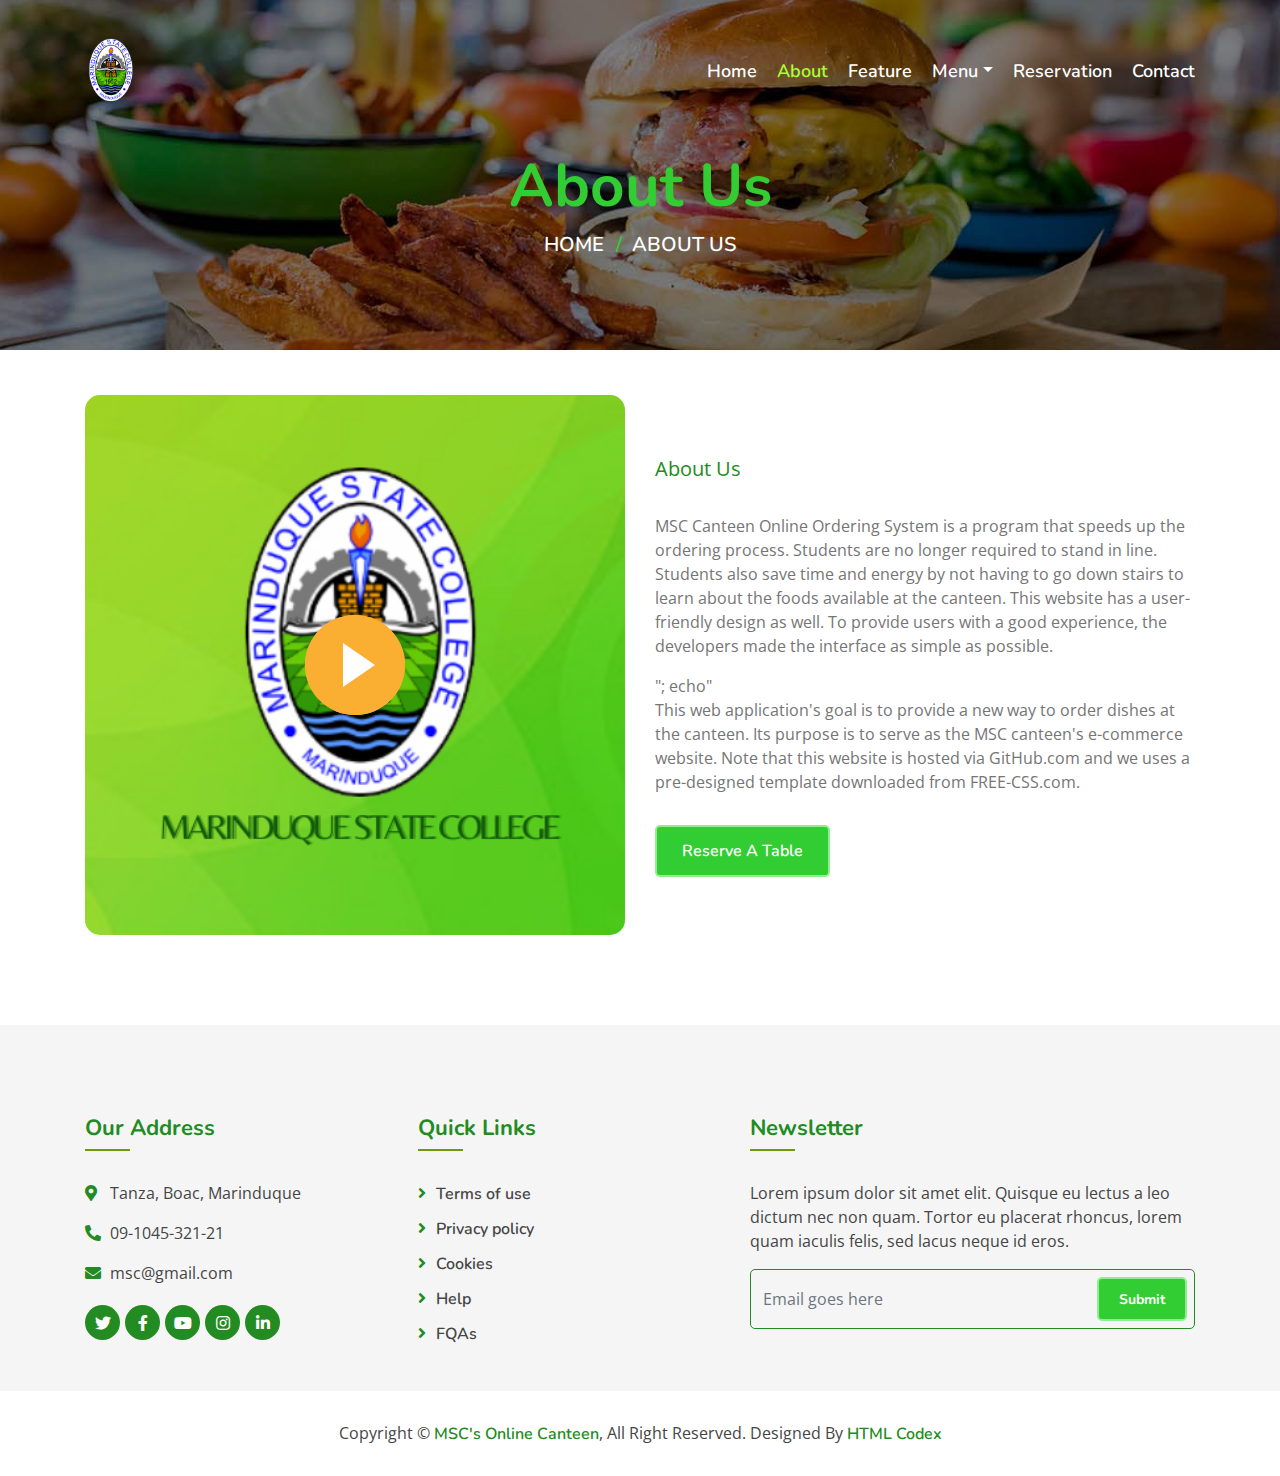
<file: about.html>
<!DOCTYPE html>
<html lang="en">
    <head>
        <meta charset="utf-8">
        <title>MSC's Online Canteen</title>
        <meta content="width=device-width, initial-scale=1.0" name="viewport">

        <!-- Favicon -->
        <link href="img/favicon.ico" rel="icon">

        <!-- Google Font -->
        <link href="https://fonts.googleapis.com/css?family=Open+Sans:300,400|Nunito:600,700" rel="stylesheet"> 
        
        <!-- CSS Libraries -->
        <link href="https://stackpath.bootstrapcdn.com/bootstrap/4.4.1/css/bootstrap.min.css" rel="stylesheet">
        <link href="https://cdnjs.cloudflare.com/ajax/libs/font-awesome/5.10.0/css/all.min.css" rel="stylesheet">
        <link href="lib/animate/animate.min.css" rel="stylesheet">
        <link href="lib/owlcarousel/assets/owl.carousel.min.css" rel="stylesheet">
        <link href="lib/flaticon/font/flaticon.css" rel="stylesheet">
        <link href="lib/tempusdominus/css/tempusdominus-bootstrap-4.min.css" rel="stylesheet" />

        <!-- Template Stylesheet -->
        <link href="css/style.css" rel="stylesheet">
    </head>

    <body>
            <!-- Nav Bar Start -->
        <div class="navbar navbar-expand-lg bg-light navbar-light">
            <div class="container-fluid">
                <a href="index.html" class="navbar-brand"><img src="img/msc-logo.png"></a>
                <button type="button" class="navbar-toggler" data-toggle="collapse" data-target="#navbarCollapse">
                    <span class="navbar-toggler-icon"></span>
                </button>

                <div class="collapse navbar-collapse justify-content-between" id="navbarCollapse">
                    <div class="navbar-nav ml-auto">
                        <a href="index.html" class="nav-item nav-link ">Home</a>
                        <a href="about.html" class="nav-item nav-link active">About</a>
                        <a href="feature.html" class="nav-item nav-link">Feature</a>
                        <div class="nav-item dropdown">
                            <a href="#" class="nav-link dropdown-toggle" data-toggle="dropdown">Menu</a>
                            <div class="dropdown-menu">
                                <a href="breakfast.html" class="dropdown-item">Breakfast</a>
                                <a href="snacks.html" class="dropdown-item">Snacks</a>
                                <a href="lunch.html" class="dropdown-item">Lunch</a>
                                <a href="appetizers.html" class="dropdown-item">Appetizers</a>
                                <a href="drinks.html" class="dropdown-item">Drinks</a>
                                <a href="dessert.html" class="dropdown-item">Dessert</a>
                            </div>
                            </div>
                            
                        <a href="reservation.html" class="nav-item nav-link">Reservation</a>
                        <a href="contact.html" class="nav-item nav-link">Contact</a>
                    </div>
                </div>
            </div>
        </div>
        <!-- Nav Bar End -->



        
        
        <!-- Page Header Start -->
        <div class="page-header mb-0">
            <div class="container">
                <div class="row">
                    <div class="col-12">
                        <h2>About Us</h2>
                    </div>
                    <div class="col-12">
                        <a href="">Home</a>
                        <a href="">About Us</a>
                    </div>
                </div>
            </div>
        </div>
        <!-- Page Header End -->
        
        
        
     
       
        <!-- About Start -->
        <div class="about">
            <div class="container">
                <div class="row align-items-center">
                    <div class="col-lg-6">
                        <div class="about-img">
                            <img src="img/msc.png" alt="Image">
                            <button type="button" class="btn-play" data-toggle="modal" data-src="https://www.youtube.com/embed/DWRcNpR6Kdc" data-target="#videoModal">
                                <span></span>
                            </button>
                        </div>
                    </div>
                    <div class="col-lg-6">
                        <div class="about-content">
                            <div class="section-header">
                                <p>About Us</p>
                            </div>
                            <div class="about-text">
                             <p>MSC Canteen Online Ordering System is a program that speeds up the ordering process. Students are no longer required to stand in line. Students also save time and energy by not having to go down stairs to learn about the foods available at the canteen. This website has a user-friendly design as well. To provide users with a good experience, the developers made the interface as simple as possible.</p>";
                             echo"
                             <p>
                                    This web application's goal is to provide a new way to order dishes at the canteen. Its purpose is to serve as the MSC canteen's e-commerce website. Note that this website is hosted via GitHub.com and we uses a pre-designed template downloaded from FREE-CSS.com.
                                </p>

                                
                                <a class="btn custom-btn" href="reservation.php">Reserve A Table</a>
                            </div>
                        </div>
                    </div>
                </div>
            </div>
        </div>
        <!-- About End -->
        
        <!-- Video Modal Start-->
        <div class="modal fade" id="videoModal" tabindex="-1" role="dialog" aria-labelledby="exampleModalLabel" aria-hidden="true">
            <div class="modal-dialog" role="document">
                <div class="modal-content">
                    <div class="modal-body">
                        <button type="button" class="close" data-dismiss="modal" aria-label="Close">
                            <span aria-hidden="true">&times;</span>
                        </button>        
                        <!-- 16:9 aspect ratio -->
                        <div class="embed-responsive embed-responsive-16by9">
                            <iframe class="embed-responsive-item" src="" id="video"  allowscriptaccess="always" allow="autoplay"></iframe>
                        </div>
                    </div>
                </div>
            </div>
        </div> 
        <!-- Video Modal End -->

 <!-- Footer Start -->
        <div class="footer">
            <div class="container">
                <div class="row">
                    <div class="col-lg-7">
                        <div class="row">
                            <div class="col-md-6">
                                <div class="footer-contact">
                                    <h2>Our Address</h2>
                                    <p><i class="fa fa-map-marker-alt"></i>Tanza, Boac, Marinduque</p>
                                    <p><i class="fa fa-phone-alt"></i>09-1045-321-21</p>
                                    <p><i class="fa fa-envelope"></i>msc@gmail.com</p>
                                    <div class="footer-social">
                                        <a href=""><i class="fab fa-twitter"></i></a>
                                        <a href=""><i class="fab fa-facebook-f"></i></a>
                                        <a href=""><i class="fab fa-youtube"></i></a>
                                        <a href=""><i class="fab fa-instagram"></i></a>
                                        <a href=""><i class="fab fa-linkedin-in"></i></a>
                                    </div>
                                </div>
                            </div>
                            <div class="col-md-6">
                                <div class="footer-link">
                                  <h2>Quick Links</h2>
                                    <a href="terms.html">Terms of use</a>
                                    <a href="privacypolicy.html">Privacy policy</a>
                                    <a href="cookies.html">Cookies</a>
                                    <a href="">Help</a>
                                    <a href="">FQAs</a>
                                </div>
                            </div>
                        </div>
                    </div>
                    <div class="col-lg-5">
                        <div class="footer-newsletter">
                            <h2>Newsletter</h2><p>
                                Lorem ipsum dolor sit amet elit. Quisque eu lectus a leo dictum nec non quam. Tortor eu placerat rhoncus, lorem quam iaculis felis, sed lacus neque id eros.
                            </p>
                            <div class="form">
                                <input class="form-control" placeholder="Email goes here">
                                <button class="btn custom-btn">Submit</button>
                            </div>
                        </div>
                    </div>
                </div>
            </div>
            <div class="copyright">
                <div class="container">
                    
                    <p>Copyright &copy; <a href="#">MSC's Online Canteen</a>, All Right Reserved.</p>
                   <p>Designed By <a href="https://htmlcodex.com">HTML Codex</a></p>
                </div>
            </div>
        </div>
        <!-- Footer End -->

        <a href="#" class="back-to-top"><i class="fa fa-chevron-up"></i></a>

        <!-- JavaScript Libraries -->
        <script src="https://code.jquery.com/jquery-3.4.1.min.js"></script>
        <script src="https://stackpath.bootstrapcdn.com/bootstrap/4.4.1/js/bootstrap.bundle.min.js"></script>
        <script src="lib/easing/easing.min.js"></script>
        <script src="lib/owlcarousel/owl.carousel.min.js"></script>
        <script src="lib/tempusdominus/js/moment.min.js"></script>
        <script src="lib/tempusdominus/js/moment-timezone.min.js"></script>
        <script src="lib/tempusdominus/js/tempusdominus-bootstrap-4.min.js"></script>
        
        <!-- Contact Javascript File -->
        <script src="mail/jqBootstrapValidation.min.js"></script>
        <script src="mail/contact.js"></script>

        <!-- Template Javascript -->
        <script src="js/main.js"></script>
    </body>
</html>
</file>
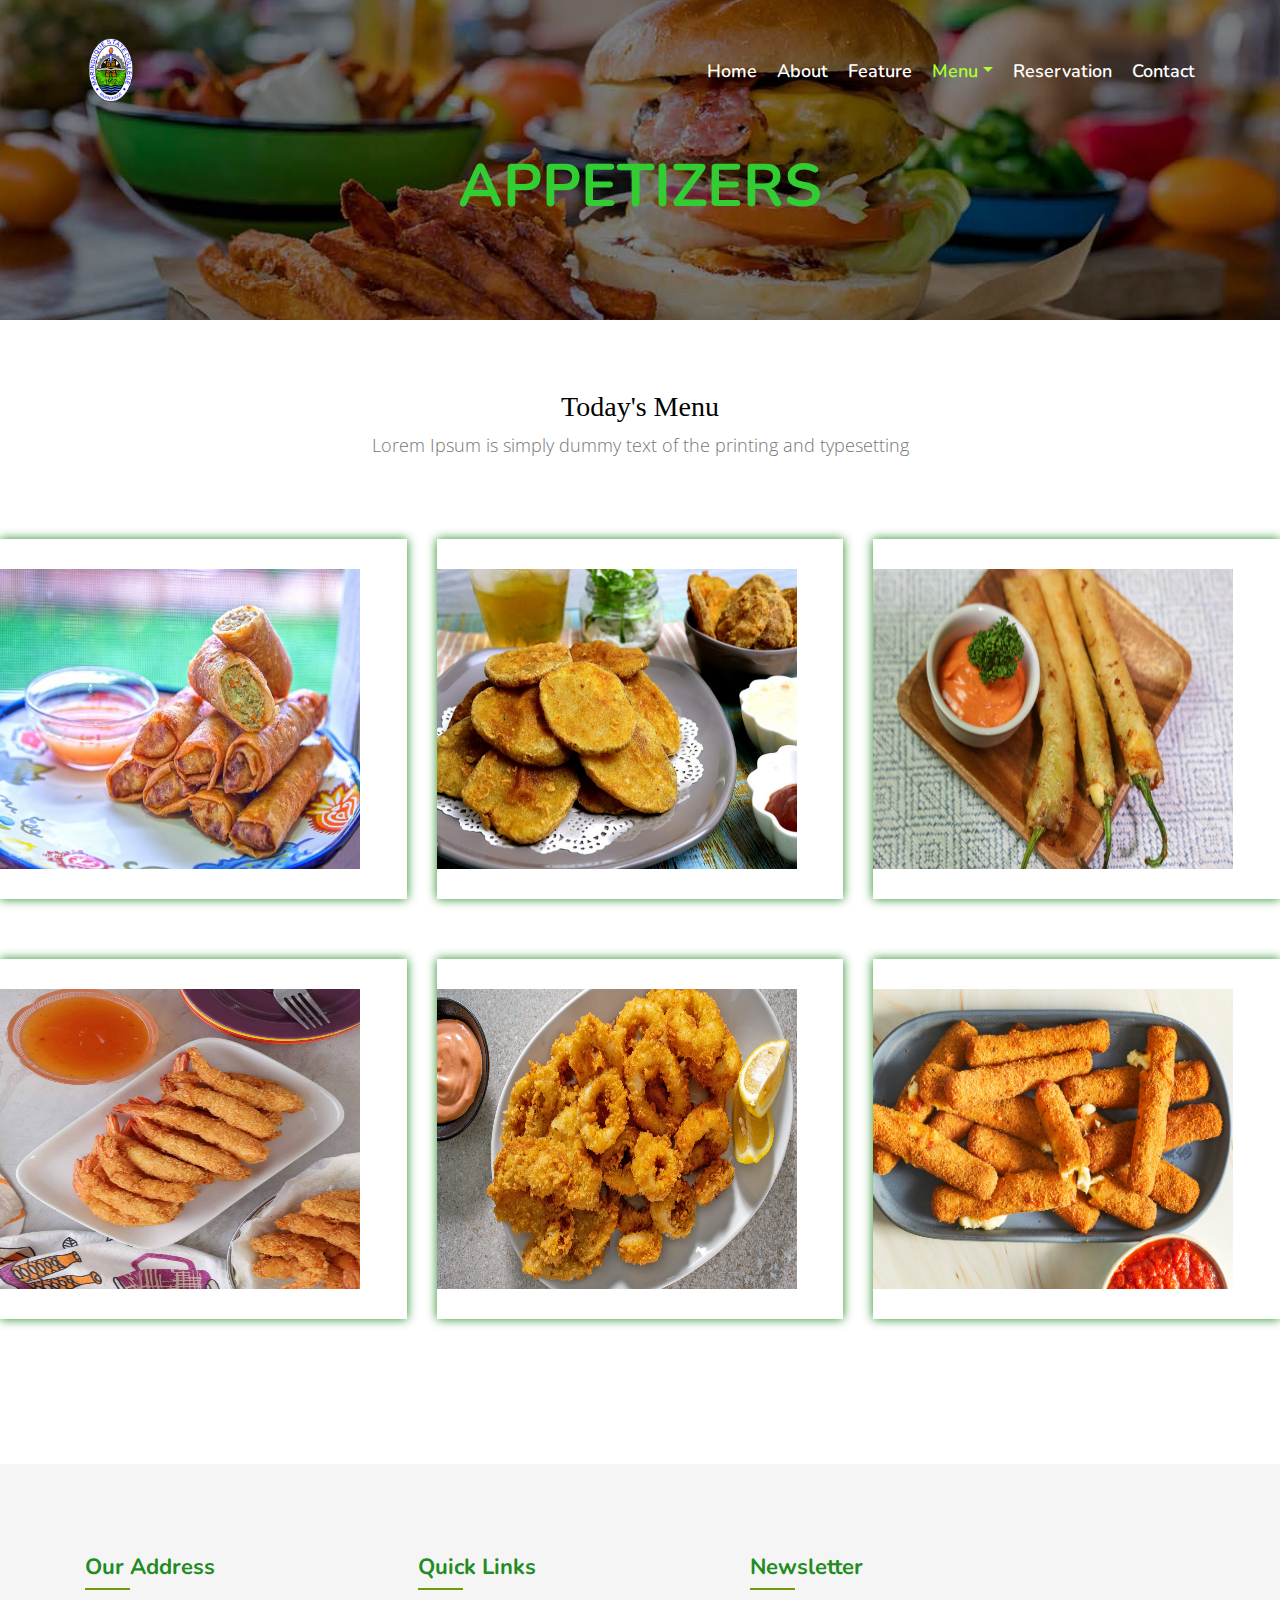
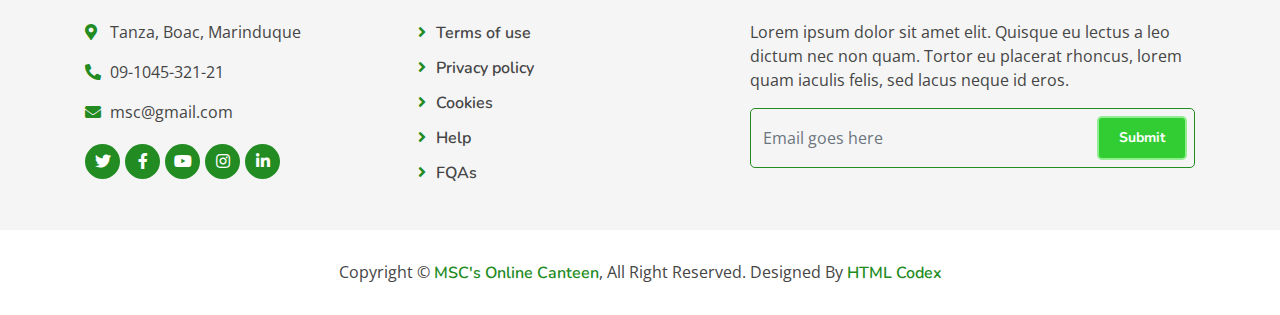
<file: appetizers.html>
<!DOCTYPE html>
<html lang="en">
    <head>
        <meta charset="utf-8">
        <title>MSC's Online Canteen</title>
        <meta content="width=device-width, initial-scale=1.0" name="viewport">
      

        <!-- Favicon -->
        <link href="img/favicon.ico" rel="icon">

        <!-- Google Font -->
        <link href="https://fonts.googleapis.com/css?family=Open+Sans:300,400|Nunito:600,700" rel="stylesheet"> 
        
        <!-- CSS Libraries -->
        <link href="https://stackpath.bootstrapcdn.com/bootstrap/4.4.1/css/bootstrap.min.css" rel="stylesheet">
        <link href="https://cdnjs.cloudflare.com/ajax/libs/font-awesome/5.10.0/css/all.min.css" rel="stylesheet">
        <link href="lib/animate/animate.min.css" rel="stylesheet">
        <link href="lib/owlcarousel/assets/owl.carousel.min.css" rel="stylesheet">
        <link href="lib/flaticon/font/flaticon.css" rel="stylesheet">
        <link href="lib/tempusdominus/css/tempusdominus-bootstrap-4.min.css" rel="stylesheet" />

        <!-- Template Stylesheet -->
        <link href="css/style.css" rel="stylesheet">
    </head>

    <body>
        <!-- Nav Bar Start -->
        <div class="navbar navbar-expand-lg bg-light navbar-light">
            <div class="container-fluid">
                <a href="index.html" class="navbar-brand"><img src="img/msc-logo.png"></a>
                <button type="button" class="navbar-toggler" data-toggle="collapse" data-target="#navbarCollapse">
                    <span class="navbar-toggler-icon"></span>
                </button>

                <div class="collapse navbar-collapse justify-content-between" id="navbarCollapse">
                    <div class="navbar-nav ml-auto">
                        <a href="index.html" class="nav-item nav-link ">Home</a>
                        <a href="about.html" class="nav-item nav-link">About</a>
                        <a href="feature.html" class="nav-item nav-link">Feature</a>
                        <div class="nav-item dropdown">
                            <a href="#" class="nav-link active dropdown-toggle" data-toggle="dropdown">Menu</a>
                            <div class="dropdown-menu">
                                <a href="breakfast.html" class="dropdown-item">Breakfast</a>
                                <a href="snacks.html" class="dropdown-item">Snacks</a>
                                <a href="lunch.html" class="dropdown-item">Lunch</a>
                                <a href="appetizers.html" class="dropdown-item">Appetizers</a>
                                <a href="drinks.html" class="dropdown-item">Drinks</a>
                                <a href="dessert.html" class="dropdown-item">Dessert</a>
                            </div>
                            </div>
                            
                        <a href="reservation.html" class="nav-item nav-link">Reservation</a>
                        <a href="contact.html" class="nav-item nav-link">Contact</a>
                    </div>
                </div>
            </div>
        </div>
        <!-- Nav Bar End -->



        
        
        <!-- Page Header Start -->
        <div class="page-header mb-0">
            <div class="container">
                <div class="row">
                    <div class="col-12">
                        <h2>APPETIZERS</h2>
                    </div>
                </div>
            </div>
        </div>
        <!-- Page Header End -->
        
        
     
        <!-- Breakfast Starts Here -->
        <div class="menu-box">
            <div class="container">
                <div class="row">
                    <div class="col-lg-12">
                        <div class="heading-title text-center">
                            <h2>Today's Menu</h2>
                            <p>Lorem Ipsum is simply dummy text of the printing and typesetting</p>
                        </div>
                    </div>
                </div>
                </div>
                    
                <div class="row special-list">
                    <div class="col-lg-4 col-md-6 special-grid drinks">
                        <div class="gallery-single fix">
                            <img src="img/app-lumpia.jpg" class="img-fluid" alt="Image">
                            <div class="why-text">
                                <h4>Lumpiang Shanghai</h4>
                                <p>Sed id magna vitae eros sagittis euismod.</p>
                                <h5> ₱15.00</h5>
                                <a class="btn custom-btn" href="">Order Now</a>
                                <a class="btn custom-btn" href="">Reserve Table</a>
                            </div>
                        </div>
                    </div>
                    
                    <div class="col-lg-4 col-md-6 special-grid drinks">
                        <div class="gallery-single fix">
                            <img src="img/potato mojos.jpg" class="img-fluid" alt="Image">
                            <div class="why-text">
                                <h4>Potato Mojos</h4>
                                <p>Sed id magna vitae eros sagittis euismod.</p>
                                <h5>₱15.00</h5>
                                <a class="btn custom-btn" href="">Order Now</a>
                                <a class="btn custom-btn" href="">Reserve Table</a>
                            </div>
                        </div>
                    </div>
                    
                    <div class="col-lg-4 col-md-6 special-grid drinks">
                        <div class="gallery-single fix">
                            <img src="img/cheesy-dynamite.jpg" class="img-fluid" alt="Image">
                            <div class="why-text">
                               <h4>Cheesy Dynamite</h4>
                               <p>Sed id magna vitae eros sagittis euismod.</p>
                               <h5>₱15.00</h5>
                                <a class="btn custom-btn" href="">Order Now</a>
                                <a class="btn custom-btn" href="">Reserve Table</a>
                            </div>
                        </div>
                    </div>
                    
                    <div class="col-lg-4 col-md-6 special-grid lunch">
                        <div class="gallery-single fix">
                            <img src="img/coconut-shrimp.jpg" class="img-fluid" alt="Image">
                            <div class="why-text">
                                <h4>Coconut SHrimp</h4>"
                                <p>Sed id magna vitae eros sagittis euismod.</p>
                                <h5>₱25.00</h5>
                                <a class="btn custom-btn" href="">Order Now</a>
                                <a class="btn custom-btn" href="">Reserve Table</a>
                            </div>
                        </div>
                    </div>
                    
                    <div class="col-lg-4 col-md-6 special-grid lunch">
                        <div class="gallery-single fix">
                            <img src="img/calamares-fi.jpg" class="img-fluid" alt="Image">
                            <div class="why-text">
                                <h4>Calamares</h4>
                                <p>Sed id magna vitae eros sagittis euismod.</p>
                                <h5>₱15.00</h5>
                                
                                <a class="btn custom-btn" href="">Order Now</a>
                                <a class="btn custom-btn" href="">Reserve Table</a>
                            </div>
                        </div>
                    </div>
                    
                    <div class="col-lg-4 col-md-6 special-grid lunch">
                        <div class="gallery-single fix">
                            <img src="img/cheesesticks.jpg" class="img-fluid" alt="Image">
                            <div class="why-text">
                                <h4>Cheese Sticks</h4>
                                <p>Sed id magna vitae eros sagittis euismod.</p>
                                <h5>₱15.00</h5>
                                
                                <a class="btn custom-btn" href="">Order Now</a>
                                <a class="btn custom-btn" href="">Reserve Table</a>
                            </div>
                        </div>
                    </div>
                    
                   
                    
                </div>
            </div>
        </div>

        <!-- Breakfast -->
        
        

      
        <!-- Footer Start -->
        <div class="footer">
            <div class="container">
                <div class="row">
                    <div class="col-lg-7">
                        <div class="row">
                            <div class="col-md-6">
                                <div class="footer-contact">
                                    <h2>Our Address</h2>
                                    <p><i class="fa fa-map-marker-alt"></i>Tanza, Boac, Marinduque</p>
                                    <p><i class="fa fa-phone-alt"></i>09-1045-321-21</p>
                                    <p><i class="fa fa-envelope"></i>msc@gmail.com</p>
                                    <div class="footer-social">
                                        <a href=""><i class="fab fa-twitter"></i></a>
                                        <a href=""><i class="fab fa-facebook-f"></i></a>
                                        <a href=""><i class="fab fa-youtube"></i></a>
                                        <a href=""><i class="fab fa-instagram"></i></a>
                                        <a href=""><i class="fab fa-linkedin-in"></i></a>
                                    </div>
                                </div>
                            </div>
                            <div class="col-md-6">
                                <div class="footer-link">
                                    <h2>Quick Links</h2>
                                    <a href="terms.html">Terms of use</a>
                                    <a href="privacypolicy.html">Privacy policy</a>
                                    <a href="cookies.html">Cookies</a>
                                    <a href="">Help</a>
                                    <a href="">FQAs</a>
                                </div>
                            </div>
                        </div>
                    </div>
                    <div class="col-lg-5">
                        <div class="footer-newsletter">
                            <h2>Newsletter</h2><p>
                                Lorem ipsum dolor sit amet elit. Quisque eu lectus a leo dictum nec non quam. Tortor eu placerat rhoncus, lorem quam iaculis felis, sed lacus neque id eros.
                            </p>
                            <div class="form">
                                <input class="form-control" placeholder="Email goes here">
                                <button class="btn custom-btn">Submit</button>
                            </div>
                        </div>
                    </div>
                </div>
            </div>
            <div class="copyright">
                <div class="container">
                    
                    <p>Copyright &copy; <a href="#">MSC's Online Canteen</a>, All Right Reserved.</p>
                   <p>Designed By <a href="https://htmlcodex.com">HTML Codex</a></p>
                </div>
            </div>
        </div>
        <!-- Footer End -->

        <a href="#" class="back-to-top"><i class="fa fa-chevron-up"></i></a>

        <!-- JavaScript Libraries -->
        <script src="https://code.jquery.com/jquery-3.4.1.min.js"></script>
        <script src="https://stackpath.bootstrapcdn.com/bootstrap/4.4.1/js/bootstrap.bundle.min.js"></script>
        <script src="lib/easing/easing.min.js"></script>
        <script src="lib/owlcarousel/owl.carousel.min.js"></script>
        <script src="lib/tempusdominus/js/moment.min.js"></script>
        <script src="lib/tempusdominus/js/moment-timezone.min.js"></script>
        <script src="lib/tempusdominus/js/tempusdominus-bootstrap-4.min.js"></script>
        
        <!-- Contact Javascript File -->
        <script src="mail/jqBootstrapValidation.min.js"></script>
        <script src="mail/contact.js"></script>

        <!-- Template Javascript -->
        <script src="js/main.js"></script>
    </body>
    </html>
</file>
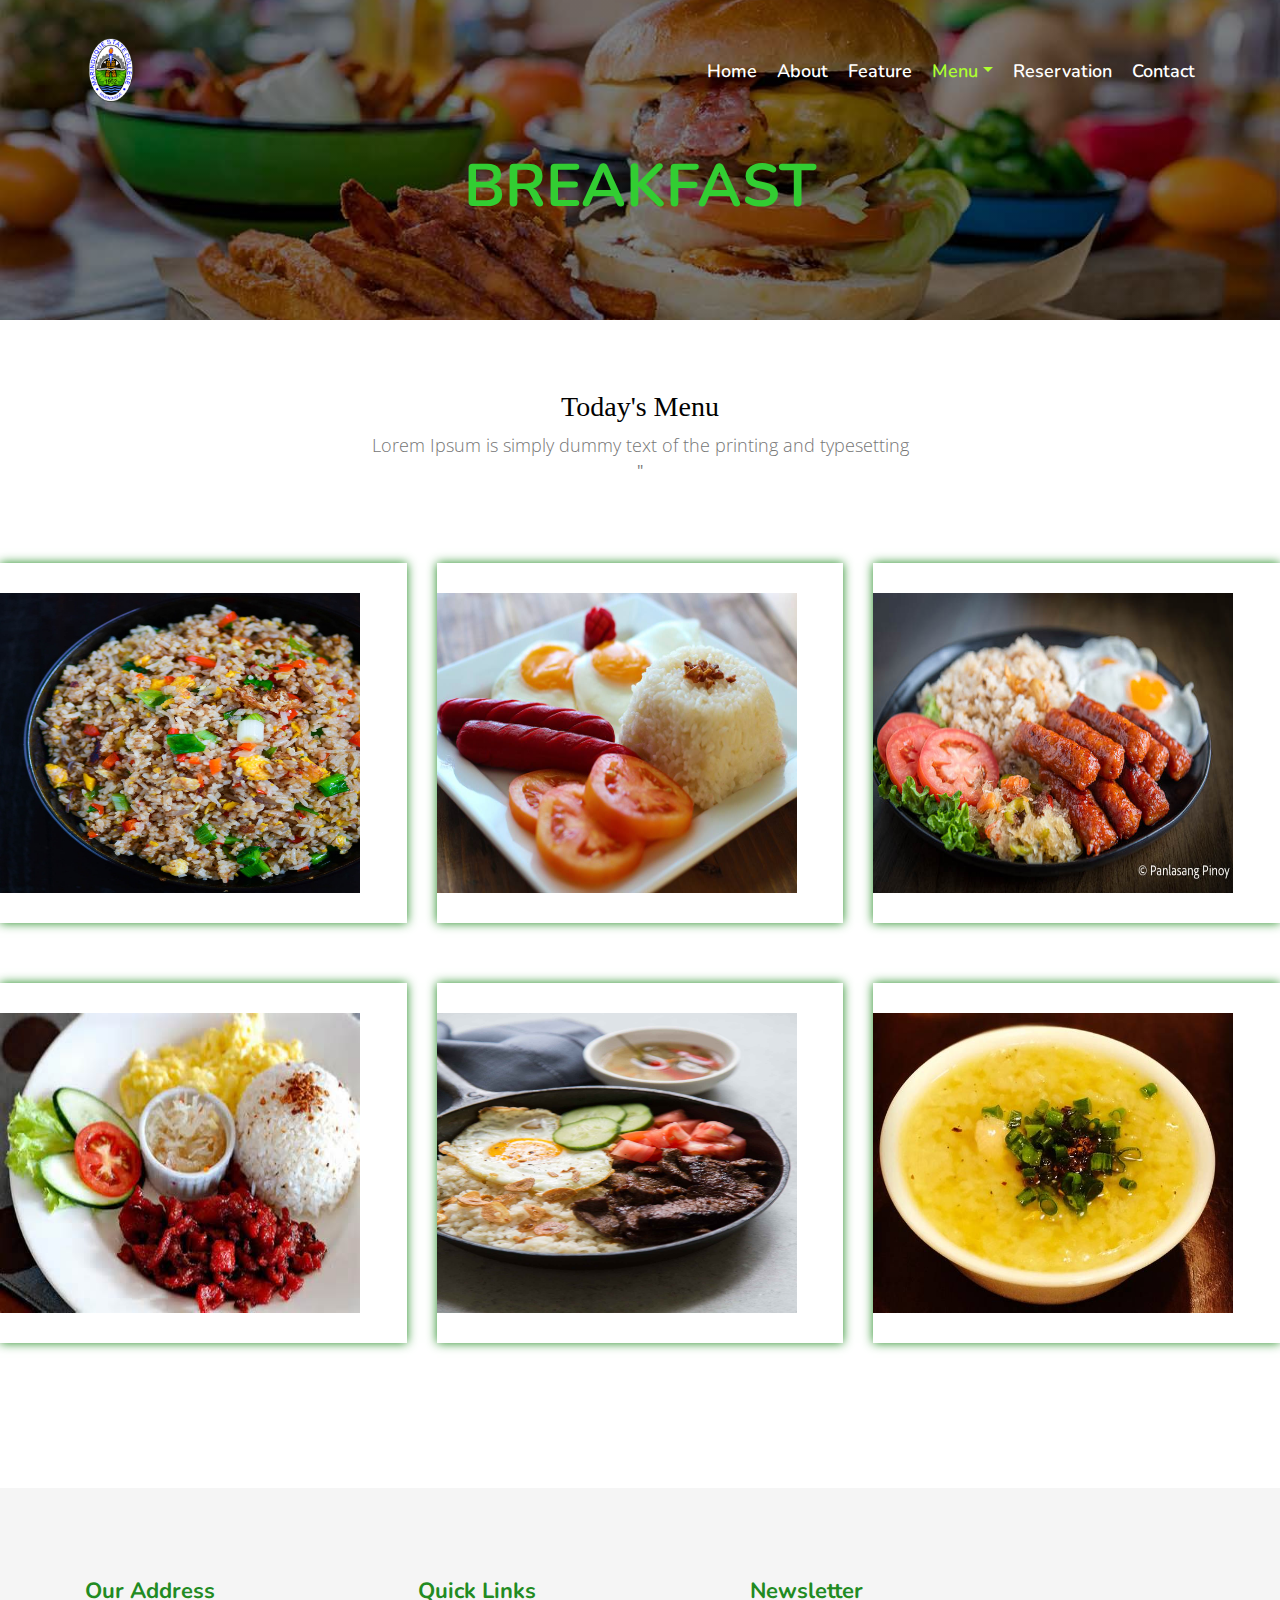
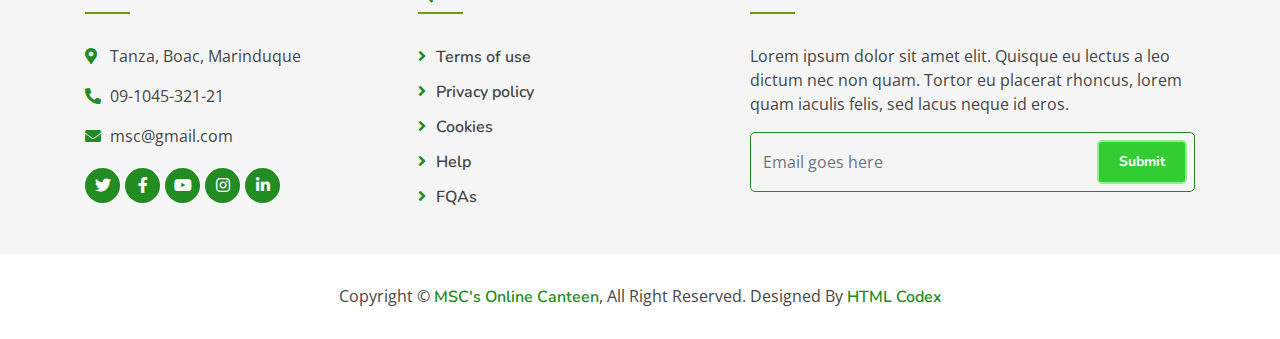
<file: breakfast.html>
<!DOCTYPE html>
<html lang="en">
    <head>
        <meta charset="utf-8">
        <title>MSC's Online Canteen</title>
        <meta content="width=device-width, initial-scale=1.0" name="viewport">
 

        <!-- Favicon -->
        <link href="img/favicon.ico" rel="icon">

        <!-- Google Font -->
        <link href="https://fonts.googleapis.com/css?family=Open+Sans:300,400|Nunito:600,700" rel="stylesheet"> 
        
        <!-- CSS Libraries -->
        <link href="https://stackpath.bootstrapcdn.com/bootstrap/4.4.1/css/bootstrap.min.css" rel="stylesheet">
        <link href="https://cdnjs.cloudflare.com/ajax/libs/font-awesome/5.10.0/css/all.min.css" rel="stylesheet">
        <link href="lib/animate/animate.min.css" rel="stylesheet">
        <link href="lib/owlcarousel/assets/owl.carousel.min.css" rel="stylesheet">
        <link href="lib/flaticon/font/flaticon.css" rel="stylesheet">
        <link href="lib/tempusdominus/css/tempusdominus-bootstrap-4.min.css" rel="stylesheet" />

        <!-- Template Stylesheet -->
        <link href="css/style.css" rel="stylesheet">
    </head>

    <body>
           <!-- Nav Bar Start -->
        <div class="navbar navbar-expand-lg bg-light navbar-light">
            <div class="container-fluid">
                <a href="index.html" class="navbar-brand"><img src="img/msc-logo.png"></a>
                <button type="button" class="navbar-toggler" data-toggle="collapse" data-target="#navbarCollapse">
                    <span class="navbar-toggler-icon"></span>
                </button>

                <div class="collapse navbar-collapse justify-content-between" id="navbarCollapse">
                    <div class="navbar-nav ml-auto">
                        <a href="index.html" class="nav-item nav-link ">Home</a>
                        <a href="about.html" class="nav-item nav-link">About</a>
                        <a href="feature.html" class="nav-item nav-link">Feature</a>
                        <div class="nav-item dropdown">
                            <a href="#" class="nav-link active dropdown-toggle" data-toggle="dropdown">Menu</a>
                            <div class="dropdown-menu">
                                <a href="breakfast.html" class="dropdown-item">Breakfast</a>
                                <a href="snacks.html" class="dropdown-item">Snacks</a>
                                <a href="lunch.html" class="dropdown-item">Lunch</a>
                                <a href="appetizers.html" class="dropdown-item">Appetizers</a>
                                <a href="drinks.html" class="dropdown-item">Drinks</a>
                                <a href="dessert.html" class="dropdown-item">Dessert</a>
                            </div>
                            </div>
                            
                        <a href="reservation.html" class="nav-item nav-link">Reservation</a>
                        <a href="contact.html" class="nav-item nav-link">Contact</a>
                    </div>
                </div>
            </div>
        </div>
        <!-- Nav Bar End -->


        
        
        <!-- Page Header Start -->
        <div class="page-header mb-0">
            <div class="container">
                <div class="row">
                    <div class="col-12">
                        <h2>BREAKFAST</h2>
                    </div>
                </div>
            </div>
        </div>
        <!-- Page Header End -->
        
        
     
        <!-- Breakfast Starts Here -->
        <div class="menu-box">
            <div class="container">
                <div class="row">
                    <div class="col-lg-12">
                        <div class="heading-title text-center">
                            <h2>Today's Menu</h2>
                            <p>Lorem Ipsum is simply dummy text of the printing and typesetting</p>"
                        </div>
                    </div>
                </div>
                </div>
                    
                <div class="row special-list">
                    <div class="col-lg-4 col-md-6 special-grid drinks">
                        <div class="gallery-single fix">
                            <img src="img/egg-fried-rice.jpg" class="img-fluid" alt="Image">
                            <div class="why-text">
                                <h4>Egg Fried Rice</h4>
                                <p>Sed id magna vitae eros sagittis euismod.</p>
                                <h5> ₱15.00</h5>
                                <a class="btn custom-btn" href="">Order Now</a>
                                <a class="btn custom-btn" href="">Reserve Table</a>
                            </div>
                        </div>
                    </div>
                    
                    <div class="col-lg-4 col-md-6 special-grid drinks">
                        <div class="gallery-single fix">
                            <img src="img/hotsilog.jpg" class="img-fluid" alt="Image">
                            <div class="why-text">
                                <h4>Hotsilog</h4>
                                <p>Sed id magna vitae eros sagittis euismod.</p>
                                <h5>₱50.00</h5>
                                <a class="btn custom-btn" href="">Order Now</a>
                                <a class="btn custom-btn" href="">Reserve Table</a>
                            </div>
                        </div>
                    </div>
                    
                    <div class="col-lg-4 col-md-6 special-grid drinks">
                        <div class="gallery-single fix">
                            <img src="img/longsilog.jpg" class="img-fluid" alt="Image">
                            <div class="why-text">
                                <h4>Longsilog</h4>
                                <p>Sed id magna vitae eros sagittis euismod.</p>
                                <h5>₱65.00</h5>
                                <a class="btn custom-btn" href="">Order Now</a>
                                <a class="btn custom-btn" href="">Reserve Table</a>
                            </div>
                        </div>
                    </div>
                    
                    <div class="col-lg-4 col-md-6 special-grid lunch">
                        <div class="gallery-single fix">
                            <img src="img/tocilog.jpg" class="img-fluid" alt="Image">
                            <div class="why-text">

                                <h4>Tocilog</h4>
                                <p>Sed id magna vitae eros sagittis euismod.</p>
                                <h5>₱50.00</h5>
                                <a class="btn custom-btn" href="">Order Now</a>
                                <a class="btn custom-btn" href="">Reserve Table</a>
                            </div>
                        </div>
                    </div>
                    
                    <div class="col-lg-4 col-md-6 special-grid lunch">
                        <div class="gallery-single fix">
                            <img src="img/filipino-beef-tapa-tapsilog-1.jpg" class="img-fluid" alt="Image">
                            <div class="why-text">
                                <h4>Tapsilog</h4>
                                <p>Sed id magna vitae eros sagittis euismod.</p>
                                <h5>₱15.00</h5>
                                <a class="btn custom-btn" href="">Order Now</a>
                                <a class="btn custom-btn" href="">Reserve Table</a>
                            </div>
                        </div>
                    </div>
                    
                    <div class="col-lg-4 col-md-6 special-grid lunch">
                        <div class="gallery-single fix">
                            <img src="img/lugaw.jpg" class="img-fluid" alt="Image">
                            <div class="why-text">
                                <h4>ArozCaldo</h4>
                                <p>Sed id magna vitae eros sagittis euismod.</p>
                                <h5>₱15.00</h5>

                                <a class="btn custom-btn" href="">Order Now</a>
                                <a class="btn custom-btn" href="">Reserve Table</a>
                            </div>
                        </div>
                    </div>
                    
                   
                    
                </div>
            </div>
        </div>

        <!-- Breakfast -->
        
        

   
        <!-- Footer Start -->
        <div class="footer">
            <div class="container">
                <div class="row">
                    <div class="col-lg-7">
                        <div class="row">
                            <div class="col-md-6">
                                <div class="footer-contact">
                                    <h2>Our Address</h2>
                                    <p><i class="fa fa-map-marker-alt"></i>Tanza, Boac, Marinduque</p>
                                    <p><i class="fa fa-phone-alt"></i>09-1045-321-21</p>
                                    <p><i class="fa fa-envelope"></i>msc@gmail.com</p>
                                    <div class="footer-social">
                                        <a href=""><i class="fab fa-twitter"></i></a>
                                        <a href=""><i class="fab fa-facebook-f"></i></a>
                                        <a href=""><i class="fab fa-youtube"></i></a>
                                        <a href=""><i class="fab fa-instagram"></i></a>
                                        <a href=""><i class="fab fa-linkedin-in"></i></a>
                                    </div>
                                </div>
                            </div>
                            <div class="col-md-6">
                                <div class="footer-link">
                                    <h2>Quick Links</h2>
                                    <a href="terms.html">Terms of use</a>
                                    <a href="privacypolicy.html">Privacy policy</a>
                                    <a href="cookies.html">Cookies</a>
                                    <a href="">Help</a>
                                    <a href="">FQAs</a>
                                </div>
                            </div>
                        </div>
                    </div>
                    <div class="col-lg-5">
                        <div class="footer-newsletter">
                            <h2>Newsletter</h2><p>
                                Lorem ipsum dolor sit amet elit. Quisque eu lectus a leo dictum nec non quam. Tortor eu placerat rhoncus, lorem quam iaculis felis, sed lacus neque id eros.
                            </p>
                            <div class="form">
                                <input class="form-control" placeholder="Email goes here">
                                <button class="btn custom-btn">Submit</button>
                            </div>
                        </div>
                    </div>
                </div>
            </div>
            <div class="copyright">
                <div class="container">
                    
                    <p>Copyright &copy; <a href="#">MSC's Online Canteen</a>, All Right Reserved.</p>
                   <p>Designed By <a href="https://htmlcodex.com">HTML Codex</a></p>
                </div>
            </div>
        </div>
        <!-- Footer End -->

        <a href="#" class="back-to-top"><i class="fa fa-chevron-up"></i></a>

        <!-- JavaScript Libraries -->
        <script src="https://code.jquery.com/jquery-3.4.1.min.js"></script>
        <script src="https://stackpath.bootstrapcdn.com/bootstrap/4.4.1/js/bootstrap.bundle.min.js"></script>
        <script src="lib/easing/easing.min.js"></script>
        <script src="lib/owlcarousel/owl.carousel.min.js"></script>
        <script src="lib/tempusdominus/js/moment.min.js"></script>
        <script src="lib/tempusdominus/js/moment-timezone.min.js"></script>
        <script src="lib/tempusdominus/js/tempusdominus-bootstrap-4.min.js"></script>
        
        <!-- Contact Javascript File -->
        <script src="mail/jqBootstrapValidation.min.js"></script>
        <script src="mail/contact.js"></script>

        <!-- Template Javascript -->
        <script src="js/main.js"></script>
    </body>
    </html>
</file>
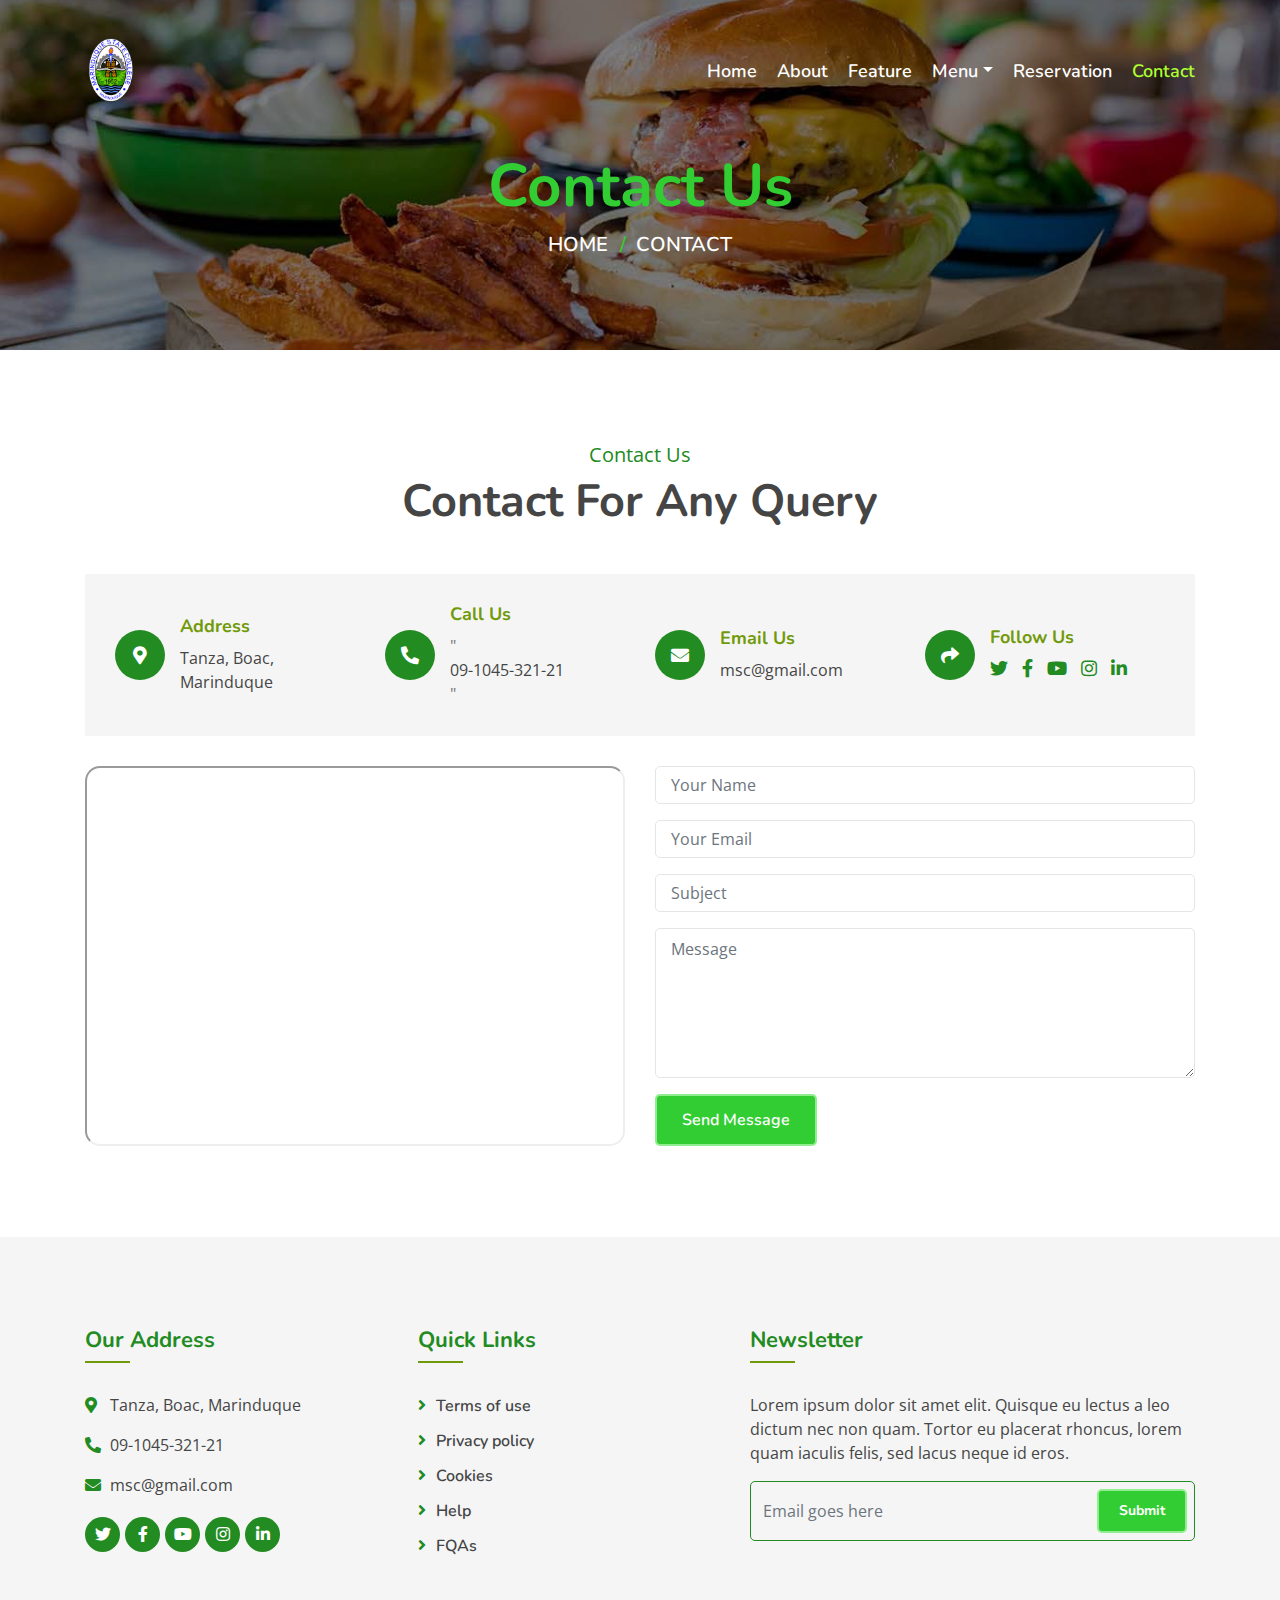
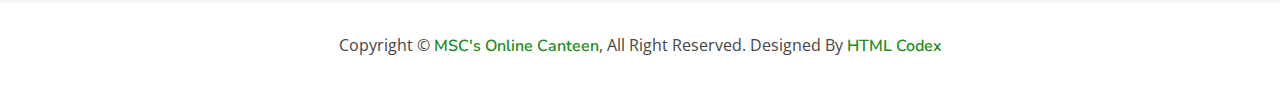
<file: contact.html>
<!DOCTYPE html>
<html lang="en">
    <head>
        <meta charset="utf-8">
        <title>MSC's Online Canteen</title>
        <meta content="width=device-width, initial-scale=1.0" name="viewport">


        <!-- Favicon -->
        <link href="img/favicon.ico" rel="icon">

        <!-- Google Font -->
        <link href="https://fonts.googleapis.com/css?family=Open+Sans:300,400|Nunito:600,700" rel="stylesheet"> 
        
        <!-- CSS Libraries -->
        <link href="https://stackpath.bootstrapcdn.com/bootstrap/4.4.1/css/bootstrap.min.css" rel="stylesheet">
        <link href="https://cdnjs.cloudflare.com/ajax/libs/font-awesome/5.10.0/css/all.min.css" rel="stylesheet">
        <link href="lib/animate/animate.min.css" rel="stylesheet">
        <link href="lib/owlcarousel/assets/owl.carousel.min.css" rel="stylesheet">
        <link href="lib/flaticon/font/flaticon.css" rel="stylesheet">
        <link href="lib/tempusdominus/css/tempusdominus-bootstrap-4.min.css" rel="stylesheet" />

        <!-- Template Stylesheet -->
        <link href="css/style.css" rel="stylesheet">
    </head>

    <body>
           <!-- Nav Bar Start -->
        <div class="navbar navbar-expand-lg bg-light navbar-light">
            <div class="container-fluid">
                <a href="index.html" class="navbar-brand"><img src="img/msc-logo.png"></a>
                <button type="button" class="navbar-toggler" data-toggle="collapse" data-target="#navbarCollapse">
                    <span class="navbar-toggler-icon"></span>
                </button>

                <div class="collapse navbar-collapse justify-content-between" id="navbarCollapse">
                    <div class="navbar-nav ml-auto">
                        <a href="index.html" class="nav-item nav-link ">Home</a>
                        <a href="about.html" class="nav-item nav-link">About</a>
                        <a href="feature.html" class="nav-item nav-link">Feature</a>
                        <div class="nav-item dropdown">
                            <a href="#" class="nav-link dropdown-toggle" data-toggle="dropdown">Menu</a>
                            <div class="dropdown-menu">
                                <a href="breakfast.html" class="dropdown-item">Breakfast</a>
                                <a href="snacks.html" class="dropdown-item">Snacks</a>
                                <a href="lunch.html" class="dropdown-item">Lunch</a>
                                <a href="appetizers.html" class="dropdown-item">Appetizers</a>
                                <a href="drinks.html" class="dropdown-item">Drinks</a>
                                <a href="dessert.html" class="dropdown-item">Dessert</a>
                            </div>
                            </div>
                            
                        <a href="reservation.html" class="nav-item nav-link">Reservation</a>
                        <a href="contact.html" class="nav-item nav-link active">Contact</a>
                    </div>
                </div>
            </div>
        </div>
        <!-- Nav Bar End -->



        
        
        <!-- Page Header Start -->
        <div class="page-header">
            <div class="container">
                <div class="row">
                    <div class="col-12">
                        <h2>Contact Us</h2>
                    </div>
                    <div class="col-12">
                        <a href="">Home</a>
                        <a href="">Contact</a>
                    </div>
                </div>
            </div>
        </div>
        <!-- Page Header End -->
        
        
            <!-- Contact Start -->
        <div class="contact">
            <div class="container">
                <div class="section-header text-center">
                    <p>Contact Us</p><h2>Contact For Any Query</h2>
                </div>
                <div class="row align-items-center contact-information">
                    <div class="col-md-6 col-lg-3">
                        <div class="contact-info">
                            <div class="contact-icon">
                                <i class="fa fa-map-marker-alt"></i>
                            </div>
                            <div class="contact-text">
                                <h3>Address</h3>
                                <p>Tanza, Boac, Marinduque</p>
                            </div>
                        </div>
                    </div>
                    <div class="col-md-6 col-lg-3">
                        <div class="contact-info">
                            <div class="contact-icon">
                                <i class="fa fa-phone-alt"></i>
                            </div>
                            <div class="contact-text">
                                <h3>Call Us</h3>"
                                <p>09-1045-321-21</p>"
                            </div>
                        </div>
                    </div>
                    <div class="col-md-6 col-lg-3">
                        <div class="contact-info">
                            <div class="contact-icon">
                                <i class="fa fa-envelope"></i>
                            </div>
                            <div class="contact-text">
                                <h3>Email Us</h3>
                                <p>msc@gmail.com</p>
                            </div>
                        </div>
                    </div>
                    <div class="col-md-6 col-lg-3">
                        <div class="contact-info">
                            <div class="contact-icon">
                                <i class="fa fa-share"></i>
                            </div>
                            <div class="contact-text">
                                <h3>Follow Us</h3>
                                <div class="contact-social">
                                    <a href=""><i class="fab fa-twitter"></i></a>
                                    <a href=""><i class="fab fa-facebook-f"></i></a>
                                    <a href=""><i class="fab fa-youtube"></i></a>
                                    <a href=""><i class="fab fa-instagram"></i></a>
                                    <a href=""><i class="fab fa-linkedin-in"></i></a>
                                </div>
                            </div>
                        </div>
                    </div>
                </div>
                <div class="row contact-form">
                    <div class="col-md-6">
                        <iframe src="https://maps.google.com/maps?q=Marinduque%20State%20College&t=&z=13&ie=UTF8&iwloc=&output=embed"></iframe>
                    </div>
                    <div class="col-md-6">
                        <div id="success"></div>
                        <form name="sentMessage" id="contactForm" novalidate="novalidate">
                            <div class="control-group">
                                <input type="text" class="form-control" id="name" placeholder="Your Name" required="required" data-validation-required-message="Please enter your name" />
                                <p class="help-block text-danger"></p>
                            </div>
                            <div class="control-group">
                                <input type="email" class="form-control" id="email" placeholder="Your Email" required="required" data-validation-required-message="Please enter your email" />
                                <p class="help-block text-danger"></p>
                            </div>
                            <div class="control-group">
                                <input type="text" class="form-control" id="subject" placeholder="Subject" required="required" data-validation-required-message="Please enter a subject" />
                                <p class="help-block text-danger"></p>
                            </div>
                            <div class="control-group">
                                <textarea class="form-control" id="message" placeholder="Message" required="required" data-validation-required-message="Please enter your message"></textarea>
                                <p class="help-block text-danger"></p>
                            </div>
                            <div>
                                <button class="btn custom-btn" type="submit" id="sendMessageButton">Send Message</button>
                            </div>
                        </form>
                    </div>
                </div>
            </div>
        </div>
        <!-- Contact End -->



      
        <!-- Footer Start -->
        <div class="footer">
            <div class="container">
                <div class="row">
                    <div class="col-lg-7">
                        <div class="row">
                            <div class="col-md-6">
                                <div class="footer-contact">
                                    <h2>Our Address</h2>
                                    <p><i class="fa fa-map-marker-alt"></i>Tanza, Boac, Marinduque</p>
                                    <p><i class="fa fa-phone-alt"></i>09-1045-321-21</p>
                                    <p><i class="fa fa-envelope"></i>msc@gmail.com</p>
                                    <div class="footer-social">
                                        <a href=""><i class="fab fa-twitter"></i></a>
                                        <a href=""><i class="fab fa-facebook-f"></i></a>
                                        <a href=""><i class="fab fa-youtube"></i></a>
                                        <a href=""><i class="fab fa-instagram"></i></a>
                                        <a href=""><i class="fab fa-linkedin-in"></i></a>
                                    </div>
                                </div>
                            </div>
                            <div class="col-md-6">
                                <div class="footer-link">
                                    <h2>Quick Links</h2>
                                    <a href="terms.html">Terms of use</a>
                                    <a href="privacypolicy.html">Privacy policy</a>
                                    <a href="cookies.html">Cookies</a>
                                    <a href="">Help</a>
                                    <a href="">FQAs</a>
                                </div>
                            </div>
                        </div>
                    </div>
                    <div class="col-lg-5">
                        <div class="footer-newsletter">
                            <h2>Newsletter</h2><p>
                                Lorem ipsum dolor sit amet elit. Quisque eu lectus a leo dictum nec non quam. Tortor eu placerat rhoncus, lorem quam iaculis felis, sed lacus neque id eros.
                            </p>
                            <div class="form">
                                <input class="form-control" placeholder="Email goes here">
                                <button class="btn custom-btn">Submit</button>
                            </div>
                        </div>
                    </div>
                </div>
            </div>
            <div class="copyright">
                <div class="container">
                    
                    <p>Copyright &copy; <a href="#">MSC's Online Canteen</a>, All Right Reserved.</p>
                   <p>Designed By <a href="https://htmlcodex.com">HTML Codex</a></p>
                </div>
            </div>
        </div>
        <!-- Footer End -->

        <a href="#" class="back-to-top"><i class="fa fa-chevron-up"></i></a>

        <!-- JavaScript Libraries -->
        <script src="https://code.jquery.com/jquery-3.4.1.min.js"></script>
        <script src="https://stackpath.bootstrapcdn.com/bootstrap/4.4.1/js/bootstrap.bundle.min.js"></script>
        <script src="lib/easing/easing.min.js"></script>
        <script src="lib/owlcarousel/owl.carousel.min.js"></script>
        <script src="lib/tempusdominus/js/moment.min.js"></script>
        <script src="lib/tempusdominus/js/moment-timezone.min.js"></script>
        <script src="lib/tempusdominus/js/tempusdominus-bootstrap-4.min.js"></script>
        
        <!-- Contact Javascript File -->
        <script src="mail/jqBootstrapValidation.min.js"></script>
        <script src="mail/contact.js"></script>

        <!-- Template Javascript -->
        <script src="js/main.js"></script>
    </body>
</html>        <script src="mail/jqBootstrapValidation.min.js"></script>
        <script src="mail/contact.js"></script>

        <!-- Template Javascript -->
        <script src="js/main.js"></script>
    </body>
</html>
</file>
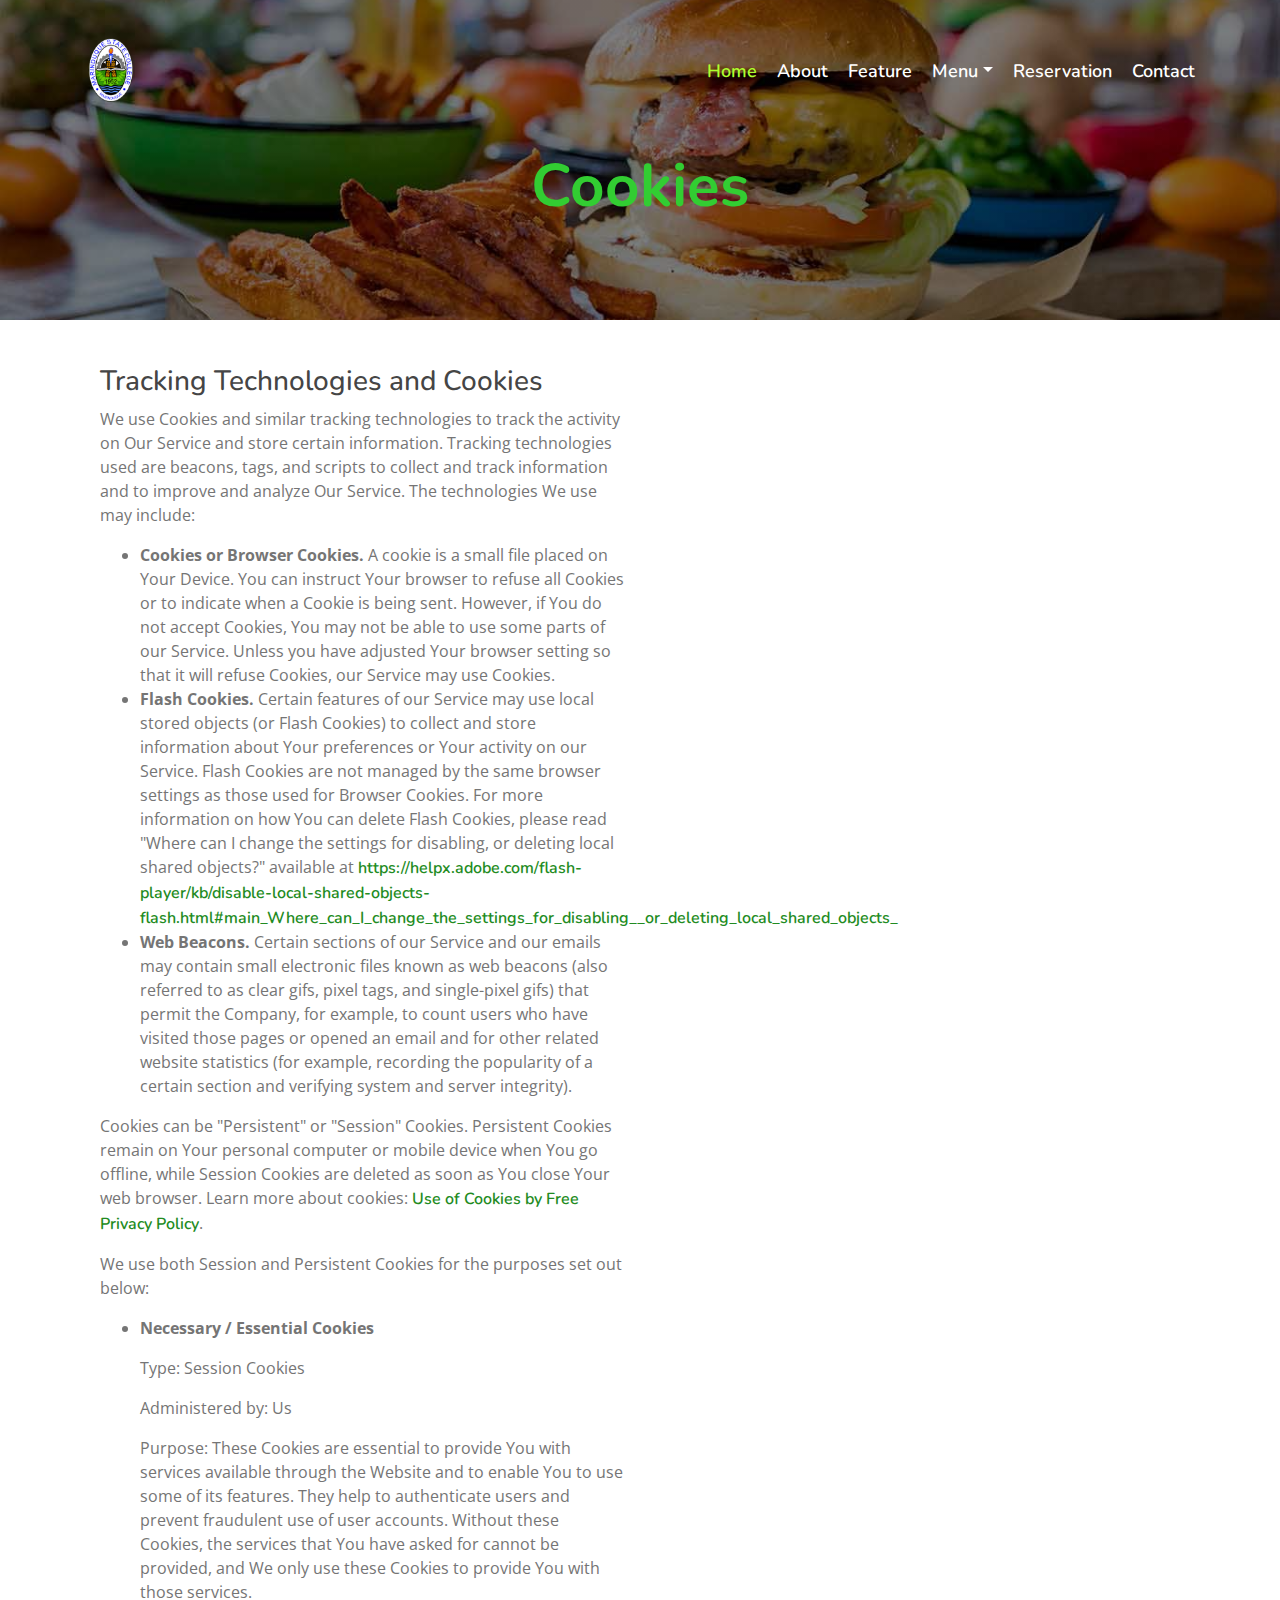
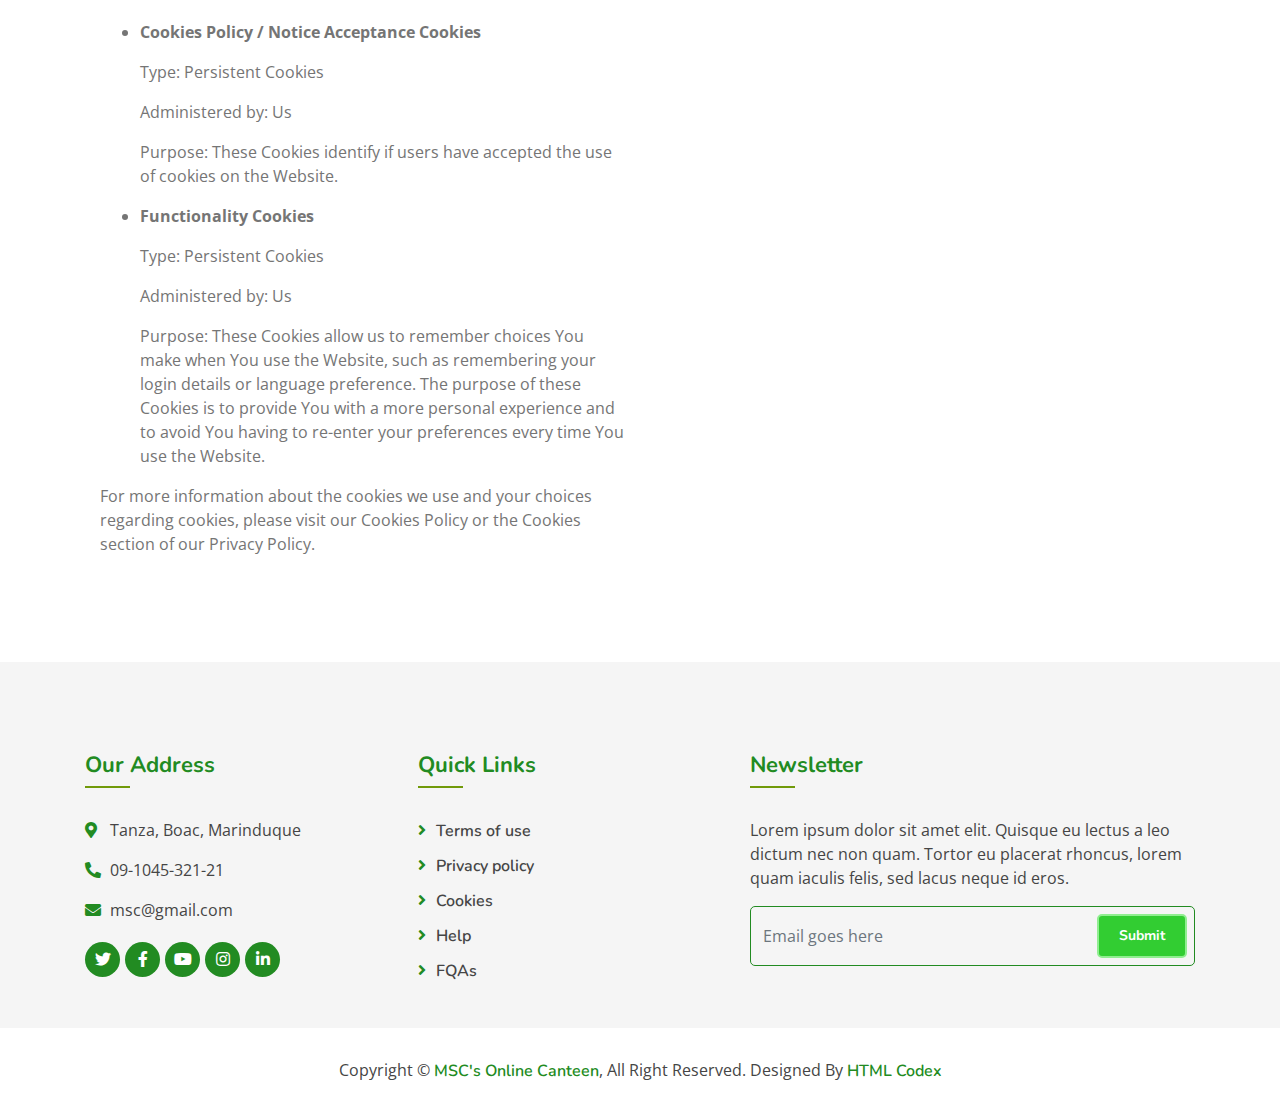
<file: cookies.html>
<!DOCTYPE html>
<html lang="en">
    <head>
        <meta charset="utf-8">
        <title>MSC's Online Canteen</title>
        <meta content="width=device-width, initial-scale=1.0" name="viewport">

        <!-- Favicon -->
        <link href="img/favicon.ico" rel="icon">

        <!-- Google Font -->
        <link href="https://fonts.googleapis.com/css?family=Open+Sans:300,400|Nunito:600,700" rel="stylesheet"> 
        
        <!-- CSS Libraries -->
        <link href="https://stackpath.bootstrapcdn.com/bootstrap/4.4.1/css/bootstrap.min.css" rel="stylesheet">
        <link href="https://cdnjs.cloudflare.com/ajax/libs/font-awesome/5.10.0/css/all.min.css" rel="stylesheet">
        <link href="lib/animate/animate.min.css" rel="stylesheet">
        <link href="lib/owlcarousel/assets/owl.carousel.min.css" rel="stylesheet">
        <link href="lib/flaticon/font/flaticon.css" rel="stylesheet">
        <link href="lib/tempusdominus/css/tempusdominus-bootstrap-4.min.css" rel="stylesheet" />

        <!-- Template Stylesheet -->
        <link href="css/style.css" rel="stylesheet">
    </head>

    <body>
           <!-- Nav Bar Start -->
        <div class="navbar navbar-expand-lg bg-light navbar-light">
            <div class="container-fluid">
                <a href="index.html" class="navbar-brand"><img src="img/msc-logo.png"></a>
                <button type="button" class="navbar-toggler" data-toggle="collapse" data-target="#navbarCollapse">
                    <span class="navbar-toggler-icon"></span>
                </button>

                <div class="collapse navbar-collapse justify-content-between" id="navbarCollapse">
                    <div class="navbar-nav ml-auto">
                        <a href="index.html" class="nav-item nav-link active">Home</a>
                        <a href="about.html" class="nav-item nav-link">About</a>
                        <a href="feature.html" class="nav-item nav-link">Feature</a>
                        <div class="nav-item dropdown">
                            <a href="#" class="nav-link dropdown-toggle" data-toggle="dropdown">Menu</a>
                            <div class="dropdown-menu">
                                <a href="breakfast.html" class="dropdown-item">Breakfast</a>
                                <a href="snacks.html" class="dropdown-item">Snacks</a>
                                <a href="lunch.html" class="dropdown-item">Lunch</a>
                                <a href="appetizers.html" class="dropdown-item">Appetizers</a>
                                <a href="drinks.html" class="dropdown-item">Drinks</a>
                                <a href="dessert.html" class="dropdown-item">Dessert</a>
                            </div>
                            </div>
                            
                        <a href="reservation.html" class="nav-item nav-link">Reservation</a>
                        <a href="contact.html" class="nav-item nav-link">Contact</a>
                    </div>
                </div>
            </div>
        </div>
        <!-- Nav Bar End -->


        
        
        <!-- Page Header Start -->
        <div class="page-header mb-0">
            <div class="container">
                <div class="row">
                    <div class="col-12">
                        <h2>Cookies</h2>
                    </div>
                </div>
            </div>
        </div>
        <!-- Page Header End -->
        
        
        
     
        <!-- About Start -->
        <div class="about">
            <div class="container">
                <div class="align-items-center">
                    <div class="col-lg-6">
                        <div class="about-content">
                    <h3>Tracking Technologies and Cookies</h3>
                    <p>We use Cookies and similar tracking technologies to track the activity on Our Service and store certain information. Tracking technologies used are beacons, tags, and scripts to collect and track information and to improve and analyze Our Service. The technologies We use may include:</p>


                <ul>
                    <li><strong>Cookies or Browser Cookies.</strong> A cookie is a small file placed on Your Device. You can instruct Your browser to refuse all Cookies or to indicate when a Cookie is being sent. However, if You do not accept Cookies, You may not be able to use some parts of our Service. Unless you have adjusted Your browser setting so that it will refuse Cookies, our Service may use Cookies.</li>

                <li><strong>Flash Cookies.</strong> Certain features of our Service may use local stored objects (or Flash Cookies) to collect and store information about Your preferences or Your activity on our Service. Flash Cookies are not managed by the same browser settings as those used for Browser Cookies. For more information on how You can delete Flash Cookies, please read &quot;Where can I change the settings for disabling, or deleting local shared objects?&quot; available at <a href="https://helpx.adobe.com/flash-player/kb/disable-local-shared-objects-flash.html#main_Where_can_I_change_the_settings_for_disabling__or_deleting_local_shared_objects_" rel="external nofollow noopener" target="_blank">https://helpx.adobe.com/flash-player/kb/disable-local-shared-objects-flash.html#main_Where_can_I_change_the_settings_for_disabling__or_deleting_local_shared_objects_</a></li>
                <li><strong>Web Beacons.</strong> Certain sections of our Service and our emails may contain small electronic files known as web beacons (also referred to as clear gifs, pixel tags, and single-pixel gifs) that permit the Company, for example, to count users who have visited those pages or opened an email and for other related website statistics (for example, recording the popularity of a certain section and verifying system and server integrity).</li>
                </ul>

<p>Cookies can be &quot;Persistent&quot; or &quot;Session&quot; Cookies. Persistent Cookies remain on Your personal computer or mobile device when You go offline, while Session Cookies are deleted as soon as You close Your web browser. Learn more about cookies: <a href="https://www.freeprivacypolicy.com/blog/sample-privacy-policy-template/#Use_Of_Cookies_And_Tracking" target="_blank">Use of Cookies by Free Privacy Policy</a>.</p>
<p>We use both Session and Persistent Cookies for the purposes set out below:</p>
<ul>
<li>
<p><strong>Necessary / Essential Cookies</strong></p>
<p>Type: Session Cookies</p>
<p>Administered by: Us</p>
<p>Purpose: These Cookies are essential to provide You with services available through the Website and to enable You to use some of its features. They help to authenticate users and prevent fraudulent use of user accounts. Without these Cookies, the services that You have asked for cannot be provided, and We only use these Cookies to provide You with those services.</p>
</li>
<li>
<p><strong>Cookies Policy / Notice Acceptance Cookies</strong></p>
<p>Type: Persistent Cookies</p>
<p>Administered by: Us</p>
<p>Purpose: These Cookies identify if users have accepted the use of cookies on the Website.</p>
</li>
<li>
<p><strong>Functionality Cookies</strong></p>
<p>Type: Persistent Cookies</p>
<p>Administered by: Us</p>
<p>Purpose: These Cookies allow us to remember choices You make when You use the Website, such as remembering your login details or language preference. The purpose of these Cookies is to provide You with a more personal experience and to avoid You having to re-enter your preferences every time You use the Website.</p>
</li>
</ul>
<p>For more information about the cookies we use and your choices regarding cookies, please visit our Cookies Policy or the Cookies section of our Privacy Policy.</p>
               </div>
                    </div>
                </div>
            </div>
        </div>
        <!-- About End -->

        <!-- Footer Start -->
        <div class="footer">
            <div class="container">
                <div class="row">
                    <div class="col-lg-7">
                        <div class="row">
                            <div class="col-md-6">
                                <div class="footer-contact">
                                    <h2>Our Address</h2>
                                    <p><i class="fa fa-map-marker-alt"></i>Tanza, Boac, Marinduque</p>
                                    <p><i class="fa fa-phone-alt"></i>09-1045-321-21</p>
                                    <p><i class="fa fa-envelope"></i>msc@gmail.com</p>
                                    <div class="footer-social">
                                        <a href=""><i class="fab fa-twitter"></i></a>
                                        <a href=""><i class="fab fa-facebook-f"></i></a>
                                        <a href=""><i class="fab fa-youtube"></i></a>
                                        <a href=""><i class="fab fa-instagram"></i></a>
                                        <a href=""><i class="fab fa-linkedin-in"></i></a>
                                    </div>
                                </div>
                            </div>
                            <div class="col-md-6">
                                <div class="footer-link">
                                    <h2>Quick Links</h2>
                                    <a href="terms.html">Terms of use</a>
                                    <a href="privacypolicy.html">Privacy policy</a>
                                    <a href="cookies.html">Cookies</a>
                                    <a href="">Help</a>
                                    <a href="">FQAs</a>
                                </div>
                            </div>
                        </div>
                    </div>
                    <div class="col-lg-5">
                        <div class="footer-newsletter">
                            <h2>Newsletter</h2>
                            <p>
                                Lorem ipsum dolor sit amet elit. Quisque eu lectus a leo dictum nec non quam. Tortor eu placerat rhoncus, lorem quam iaculis felis, sed lacus neque id eros.
                            </p>
                            <div class="form">
                                <input class="form-control" placeholder="Email goes here">
                                <button class="btn custom-btn">Submit</button>
                            </div>
                        </div>
                    </div>
                </div>
            </div>
            <div class="copyright">
                <div class="container">
                    <p>Copyright &copy; <a href="#">MSC's Online Canteen</a>, All Right Reserved.</p>
                    <p>Designed By <a href="https://htmlcodex.com">HTML Codex</a></p>
                </div>
            </div>
        </div>
        <!-- Footer End -->
        <a href="#" class="back-to-top"><i class="fa fa-chevron-up"></i></a>

        <!-- JavaScript Libraries -->
        <script src="https://code.jquery.com/jquery-3.4.1.min.js"></script>
        <script src="https://stackpath.bootstrapcdn.com/bootstrap/4.4.1/js/bootstrap.bundle.min.js"></script>
        <script src="lib/easing/easing.min.js"></script>
        <script src="lib/owlcarousel/owl.carousel.min.js"></script>
        <script src="lib/tempusdominus/js/moment.min.js"></script>
        <script src="lib/tempusdominus/js/moment-timezone.min.js"></script>
        <script src="lib/tempusdominus/js/tempusdominus-bootstrap-4.min.js"></script>
        
        <!-- Contact Javascript File -->
        <script src="mail/jqBootstrapValidation.min.js"></script>
        <script src="mail/contact.js"></script>

        <!-- Template Javascript -->
        <script src="js/main.js"></script>
    </body>
</html>
</file>
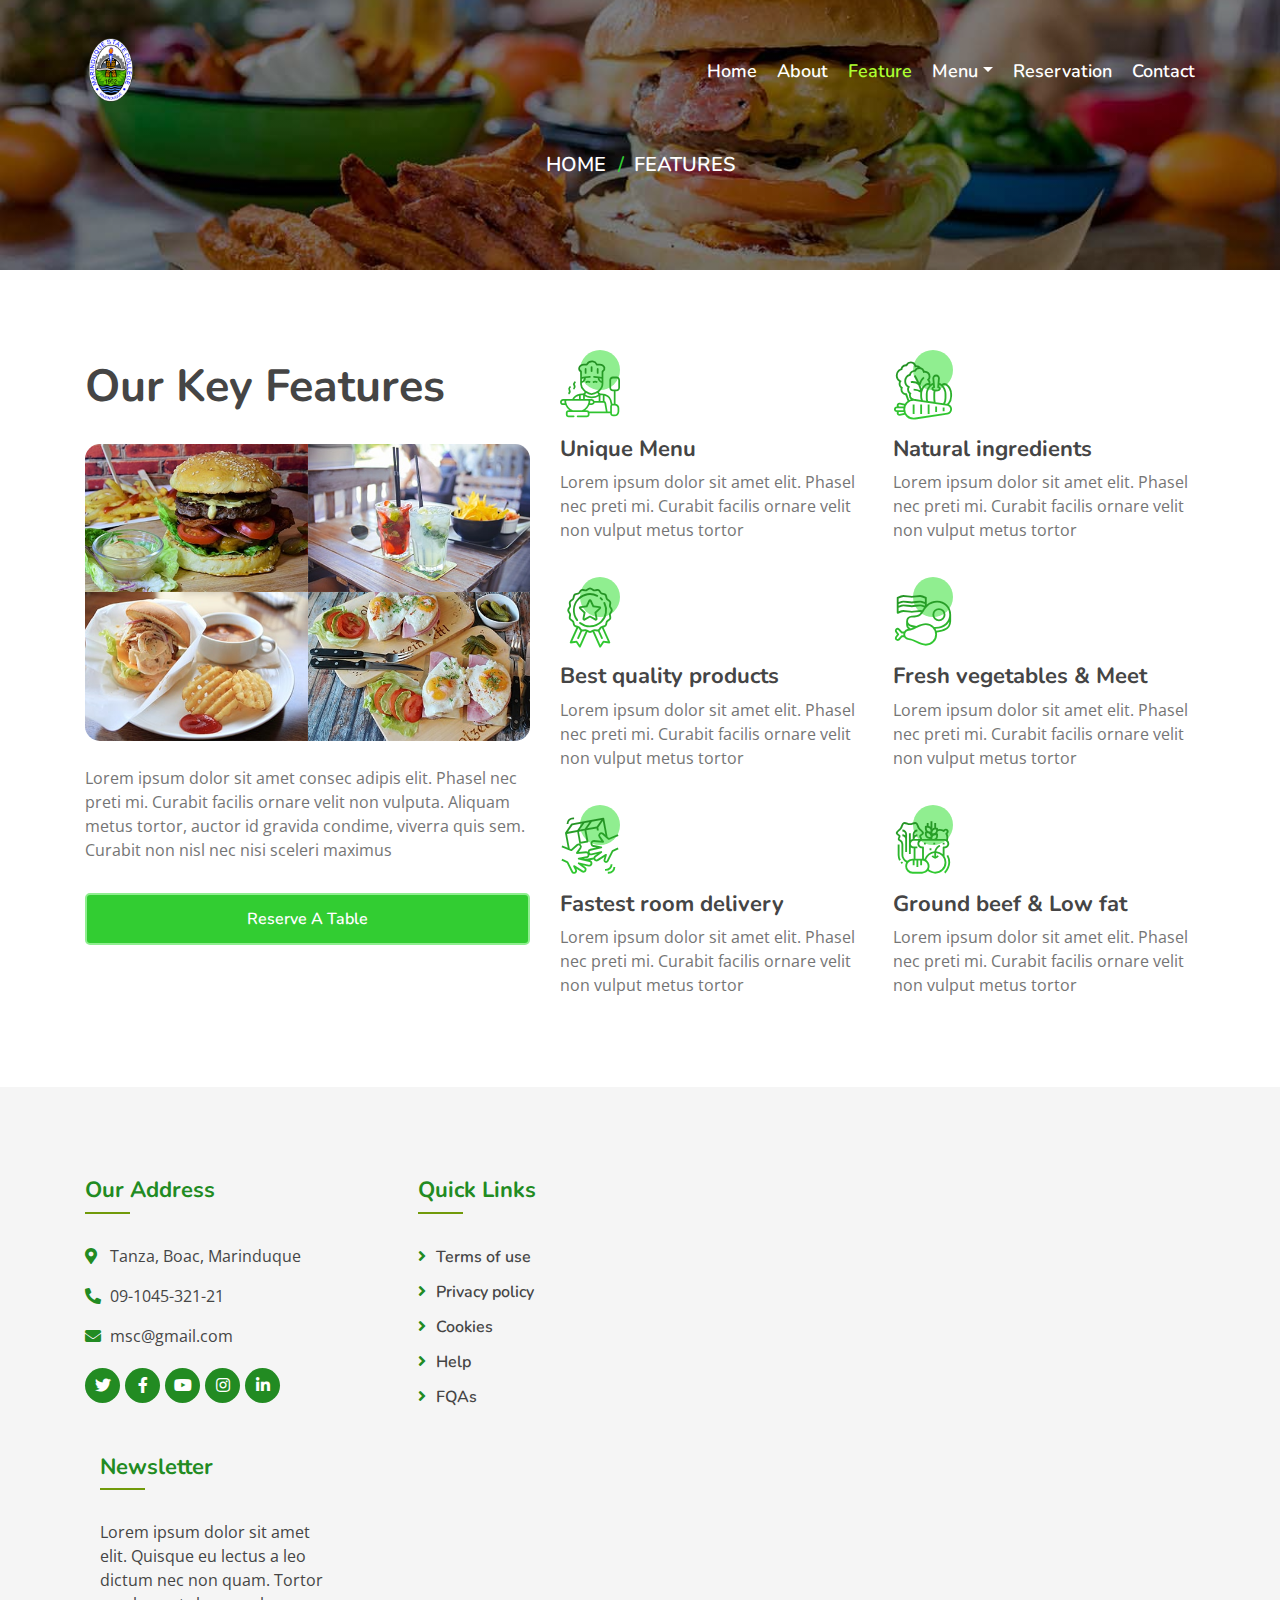
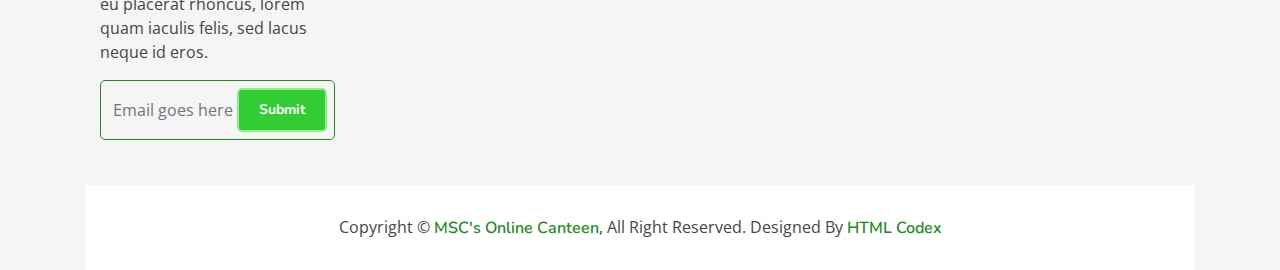
<file: feature.html>
<!DOCTYPE html>
<html lang="en">
    <head>
        <meta charset="utf-8">
        <title>MSC's Online Canteen</title>
        <meta content="width=device-width, initial-scale=1.0" name="viewport">


        <!-- Favicon -->
        <link href="img/favicon.ico" rel="icon">

        <!-- Google Font -->
        <link href="https://fonts.googleapis.com/css?family=Open+Sans:300,400|Nunito:600,700" rel="stylesheet"> 
        
        <!-- CSS Libraries -->
        <link href="https://stackpath.bootstrapcdn.com/bootstrap/4.4.1/css/bootstrap.min.css" rel="stylesheet">
        <link href="https://cdnjs.cloudflare.com/ajax/libs/font-awesome/5.10.0/css/all.min.css" rel="stylesheet">
        <link href="lib/animate/animate.min.css" rel="stylesheet">
        <link href="lib/owlcarousel/assets/owl.carousel.min.css" rel="stylesheet">
        <link href="lib/flaticon/font/flaticon.css" rel="stylesheet">
        <link href="lib/tempusdominus/css/tempusdominus-bootstrap-4.min.css" rel="stylesheet" />

        <!-- Template Stylesheet -->
        <link href="css/style.css" rel="stylesheet">
    </head>

    <body>
           <!-- Nav Bar Start -->
        <div class="navbar navbar-expand-lg bg-light navbar-light">
            <div class="container-fluid">
                <a href="index.html" class="navbar-brand"><img src="img/msc-logo.png"></a>
                <button type="button" class="navbar-toggler" data-toggle="collapse" data-target="#navbarCollapse">
                    <span class="navbar-toggler-icon"></span>
                </button>

                <div class="collapse navbar-collapse justify-content-between" id="navbarCollapse">
                    <div class="navbar-nav ml-auto">
                        <a href="index.html" class="nav-item nav-link ">Home</a>
                        <a href="about.html" class="nav-item nav-link">About</a>
                        <a href="feature.html" class="nav-item nav-link active">Feature</a>
                        <div class="nav-item dropdown">
                            <a href="#" class="nav-link dropdown-toggle" data-toggle="dropdown">Menu</a>
                            <div class="dropdown-menu">
                                <a href="breakfast.html" class="dropdown-item">Breakfast</a>
                                <a href="snacks.html" class="dropdown-item">Snacks</a>
                                <a href="lunch.html" class="dropdown-item">Lunch</a>
                                <a href="appetizers.html" class="dropdown-item">Appetizers</a>
                                <a href="drinks.html" class="dropdown-item">Drinks</a>
                                <a href="dessert.html" class="dropdown-item">Dessert</a>
                            </div>
                            </div>
                            
                        <a href="reservation.html" class="nav-item nav-link">Reservation</a>
                        <a href="contact.html" class="nav-item nav-link">Contact</a>
                    </div>
                </div>
            </div>
        </div>
        <!-- Nav Bar End -->


        
        <!-- Page Header Start -->
        <div class="page-header">
            <div class="container">
                <div class="row">
                    <div class="col-12">
                        <a href="">Home</a>
                        <a href="">Features</a>
                    </div>
                </div>
            </div>
        </div>
        <!-- Page Header End -->
        

   <!-- Feature Start -->
        <div class="feature">
            <div class="container">
                <div class="row">
                    <div class="col-lg-5">
                        <div class="section-header">

                            <h2>Our Key Features</h2>
                        </div>
                        <div class="feature-text">
                            <div class="feature-img">
                                <div class="row">
                                    <div class="col-6">
                                        <img src="img/feature-1.jpg" alt="Image">
                                    </div>
                                    <div class="col-6">
                                        <img src="img/feature-2.jpg" alt="Image">
                                    </div>
                                    <div class="col-6">
                                        <img src="img/feature-3.jpg" alt="Image">
                                    </div>
                                    <div class="col-6">
                                        <img src="img/feature-4.jpg" alt="Image">
                                    </div>
                                </div>
                            </div>
                            <p>
                                Lorem ipsum dolor sit amet consec adipis elit. Phasel nec preti mi. Curabit facilis ornare velit non vulputa. Aliquam metus tortor, auctor id gravida condime, viverra quis sem. Curabit non nisl nec nisi sceleri maximus 
                            </p>
                            <a class="btn custom-btn" href="">Reserve A Table</a>
                        </div>
                    </div>
                    <div class="col-lg-7">
                        <div class="row">
                            <div class="col-sm-6">
                                <div class="feature-item">
                                    <i class="flaticon-cooking"></i>
                                    <h3>Unique Menu</h3>
                                    <p>
                                        Lorem ipsum dolor sit amet elit. Phasel nec preti mi. Curabit facilis ornare velit non vulput metus tortor
                                    </p>
                                </div>
                            </div>
                            <div class="col-sm-6">
                                <div class="feature-item">
                                    <i class="flaticon-vegetable"></i>
                                    <h3>Natural ingredients</h3>
                                    <p>
                                        Lorem ipsum dolor sit amet elit. Phasel nec preti mi. Curabit facilis ornare velit non vulput metus tortor
                                    </p>
                                </div>
                            </div>
                        </div>
                        <div class="row">
                            <div class="col-sm-6">
                                <div class="feature-item">
                                    <i class="flaticon-medal"></i>
                                    <h3>Best quality products</h3>
                                   <p>
                                        Lorem ipsum dolor sit amet elit. Phasel nec preti mi. Curabit facilis ornare velit non vulput metus tortor
                                    </p>
                                </div>
                            </div>
                            <div class="col-sm-6">
                                <div class="feature-item">
                                    <i class="flaticon-meat"></i>
                                   <h3>Fresh vegetables & Meet</h3><p>
                                        Lorem ipsum dolor sit amet elit. Phasel nec preti mi. Curabit facilis ornare velit non vulput metus tortor
                                    </p>
                                </div>
                            </div>
                        </div>
                        <div class="row">
                            <div class="col-sm-6">
                                <div class="feature-item">
                                    <i class="flaticon-courier"></i>
                                    <h3>Fastest room delivery</h3>
                                    <p>
                                        Lorem ipsum dolor sit amet elit. Phasel nec preti mi. Curabit facilis ornare velit non vulput metus tortor
                                    </p>
                                </div>
                            </div>
                            <div class="col-sm-6">
                                <div class="feature-item">
                                    <i class="flaticon-fruits-and-vegetables">
                                    
                                    </i>

                                    <h3>Ground beef & Low fat</h3>
                                    <p>
                                        Lorem ipsum dolor sit amet elit. Phasel nec preti mi. Curabit facilis ornare velit non vulput metus tortor
                                    </p>
                                </div>
                            </div>
                        </div>
                    </div>
                </div>
            </div>
        </div>
        <!-- Feature End -->


        <!-- Footer Start -->
        <div class="footer">
            <div class="container">
                <div class="row">
                    <div class="col-lg-7">
                        <div class="row">
                            <div class="col-md-6">
                                <div class="footer-contact">
                                    <h2>Our Address</h2>
                                    <p><i class="fa fa-map-marker-alt"></i>Tanza, Boac, Marinduque</p>
                                    <p><i class="fa fa-phone-alt"></i>09-1045-321-21</p>
                                    <p><i class="fa fa-envelope"></i>msc@gmail.com</p>
                                    <div class="footer-social">
                                        <a href=""><i class="fab fa-twitter"></i></a>
                                        <a href=""><i class="fab fa-facebook-f"></i></a>
                                        <a href=""><i class="fab fa-youtube"></i></a>
                                        <a href=""><i class="fab fa-instagram"></i></a>
                                        <a href=""><i class="fab fa-linkedin-in"></i></a>
                                    </div>
                                </div>
                            </div>
                            <div class="col-md-6">
                                <div class="footer-link">
                                    <h2>Quick Links</h2>
                                    <a href="terms.html">Terms of use</a>
                                    <a href="privacypolicy.html">Privacy policy</a>
                                    <a href="cookies.html">Cookies</a>
                                    <a href="">Help</a>
                                    <a href="">FQAs</a>
                            </div>
                        </div>
                    </div>
                    <div class="col-lg-5">
                        <div class="footer-newsletter">
                            <h2>Newsletter</h2>
                            <p>
                                Lorem ipsum dolor sit amet elit. Quisque eu lectus a leo dictum nec non quam. Tortor eu placerat rhoncus, lorem quam iaculis felis, sed lacus neque id eros.
                            </p>
                            <div class="form">
                                <input class="form-control" placeholder="Email goes here">
                                <button class="btn custom-btn">Submit</button>
                            </div>
                        </div>
                    </div>
                </div>
            </div>
            <div class="copyright">
                <div class="container">
                    <p>Copyright &copy; <a href="#">MSC's Online Canteen</a>, All Right Reserved.</p>
                    <p>Designed By <a href="https://htmlcodex.com">HTML Codex</a></p>
                </div>
            </div>
        </div>
        <!-- Footer End -->

        <a href="#" class="back-to-top"><i class="fa fa-chevron-up"></i></a>

        <!-- JavaScript Libraries -->
        <script src="https://code.jquery.com/jquery-3.4.1.min.js"></script>
        <script src="https://stackpath.bootstrapcdn.com/bootstrap/4.4.1/js/bootstrap.bundle.min.js"></script>
        <script src="lib/easing/easing.min.js"></script>
        <script src="lib/owlcarousel/owl.carousel.min.js"></script>
        <script src="lib/tempusdominus/js/moment.min.js"></script>
        <script src="lib/tempusdominus/js/moment-timezone.min.js"></script>
        <script src="lib/tempusdominus/js/tempusdominus-bootstrap-4.min.js"></script>
        
        <!-- Contact Javascript File -->
        <script src="mail/jqBootstrapValidation.min.js"></script>
        <script src="mail/contact.js"></script>

        <!-- Template Javascript -->
        <script src="js/main.js"></script>
    </body>
</html>
</file>
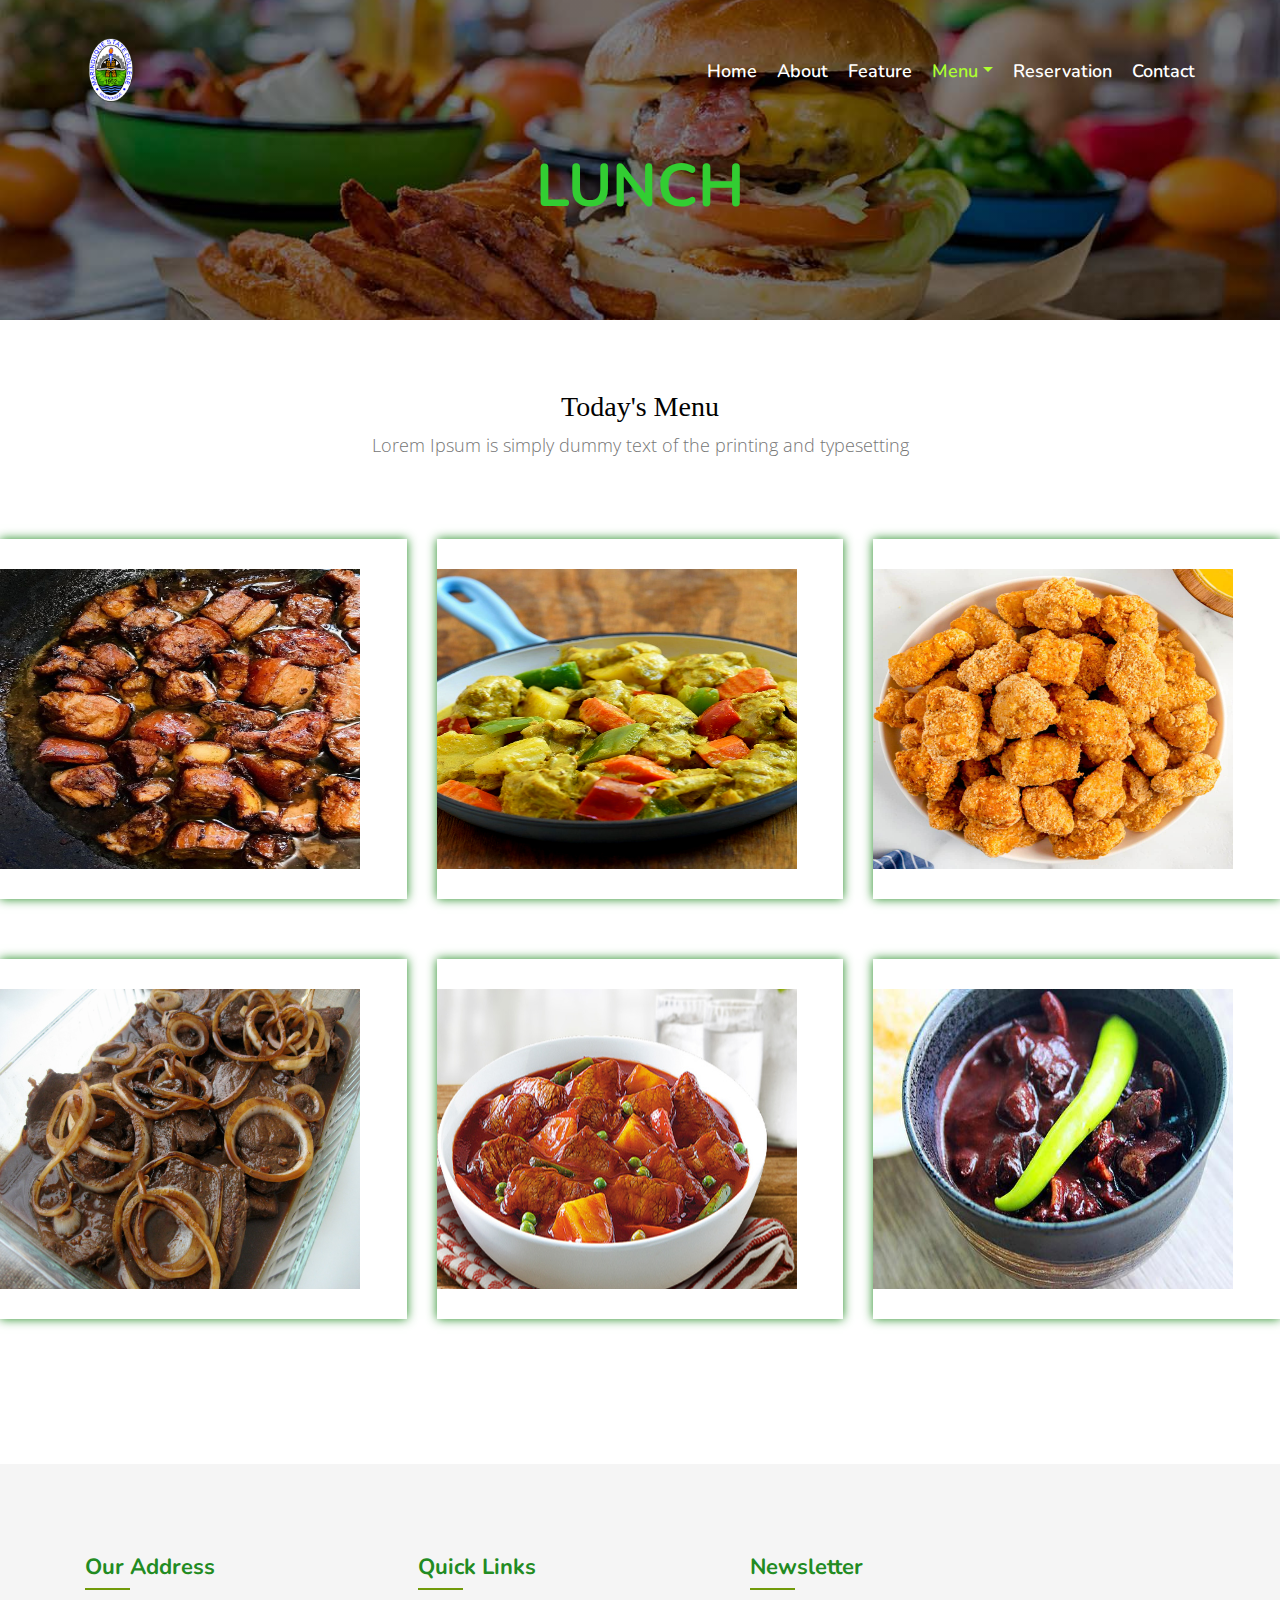
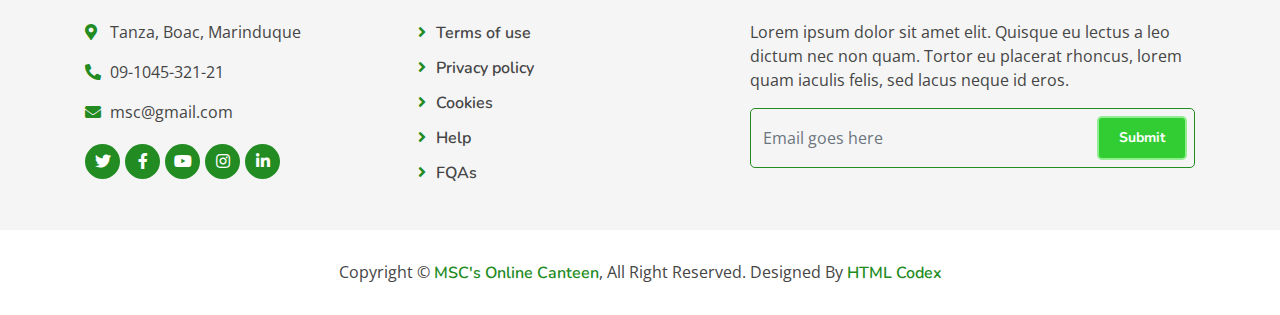
<file: lunch.html>
<!DOCTYPE html>
<html lang="en">
    <head>
        <meta charset="utf-8">
        <title>MSC's Online Canteen</title>
        <meta content="width=device-width, initial-scale=1.0" name="viewport">
 

        <!-- Favicon -->
        <link href="img/favicon.ico" rel="icon">

        <!-- Google Font -->
        <link href="https://fonts.googleapis.com/css?family=Open+Sans:300,400|Nunito:600,700" rel="stylesheet"> 
        
        <!-- CSS Libraries -->
        <link href="https://stackpath.bootstrapcdn.com/bootstrap/4.4.1/css/bootstrap.min.css" rel="stylesheet">
        <link href="https://cdnjs.cloudflare.com/ajax/libs/font-awesome/5.10.0/css/all.min.css" rel="stylesheet">
        <link href="lib/animate/animate.min.css" rel="stylesheet">
        <link href="lib/owlcarousel/assets/owl.carousel.min.css" rel="stylesheet">
        <link href="lib/flaticon/font/flaticon.css" rel="stylesheet">
        <link href="lib/tempusdominus/css/tempusdominus-bootstrap-4.min.css" rel="stylesheet" />

        <!-- Template Stylesheet -->
        <link href="css/style.css" rel="stylesheet">
    </head>

    <body>
         <!-- Nav Bar Start -->
        <div class="navbar navbar-expand-lg bg-light navbar-light">
            <div class="container-fluid">
                <a href="index.html" class="navbar-brand"><img src="img/msc-logo.png"></a>
                <button type="button" class="navbar-toggler" data-toggle="collapse" data-target="#navbarCollapse">
                    <span class="navbar-toggler-icon"></span>
                </button>

                <div class="collapse navbar-collapse justify-content-between" id="navbarCollapse">
                    <div class="navbar-nav ml-auto">
                        <a href="index.html" class="nav-item nav-link ">Home</a>
                        <a href="about.html" class="nav-item nav-link">About</a>
                        <a href="feature.html" class="nav-item nav-link">Feature</a>
                        <div class="nav-item dropdown">
                            <a href="#" class="nav-link active dropdown-toggle" data-toggle="dropdown">Menu</a>
                            <div class="dropdown-menu">
                                <a href="breakfast.html" class="dropdown-item">Breakfast</a>
                                <a href="snacks.html" class="dropdown-item">Snacks</a>
                                <a href="lunch.html" class="dropdown-item">Lunch</a>
                                <a href="appetizers.html" class="dropdown-item">Appetizers</a>
                                <a href="drinks.html" class="dropdown-item">Drinks</a>
                                <a href="dessert.html" class="dropdown-item">Dessert</a>
                            </div>
                            </div>
                            
                        <a href="reservation.html" class="nav-item nav-link">Reservation</a>
                        <a href="contact.html" class="nav-item nav-link">Contact</a>
                    </div>
                </div>
            </div>
        </div>
        <!-- Nav Bar End -->



        
        <!-- Page Header Start -->
        <div class="page-header mb-0">
            <div class="container">
                <div class="row">
                    <div class="col-12">
                        <h2>LUNCH</h2>
                    </div>
                
                </div>
            </div>
        </div>
        <!-- Page Header End -->
        
        
     
        <!-- Breakfast Starts Here -->
        <div class="menu-box">
            <div class="container">
                <div class="row">
                    <div class="col-lg-12">
                        <div class="heading-title text-center">
                            <h2>Today's Menu</h2>
                            <p>Lorem Ipsum is simply dummy text of the printing and typesetting</p>
                        </div>
                    </div>
                </div>
                </div>
                    
                <div class="row special-list">
                    <div class="col-lg-4 col-md-6 special-grid drinks">
                        <div class="gallery-single fix">
                            <img src="img/adobo.jpg" class="img-fluid" alt="Image">
                            <div class="why-text">
                                <h4>Pork Adobo</h4>
                                <p>Sed id magna vitae eros sagittis euismod.</p>
                                <h5> ₱50.00</h5>
                                <a class="btn custom-btn" href="">Order Now</a>
                                <a class="btn custom-btn" href="">Reserve Table</a>
                            </div>
                        </div>
                    </div>
                    
                    <div class="col-lg-4 col-md-6 special-grid drinks">
                        <div class="gallery-single fix">
                            <img src="img/chicken curry.png" class="img-fluid" alt="Image">
                            <div class="why-text">
                                <h4>Chicken Curry</h4>
                                <p>Sed id magna vitae eros sagittis euismod.</p>
                                <h5>₱50.00</h5>
                                <a class="btn custom-btn" href="">Order Now</a>
                                <a class="btn custom-btn" href="">Reserve Table</a>
                            </div>
                        </div>
                    </div>
                    
                    <div class="col-lg-4 col-md-6 special-grid drinks">
                        <div class="gallery-single fix">
                            <img src="img/chicken-nuggets-square.jpg" class="img-fluid" alt="Image">
                            <div class="why-text">
                                <h4>Chicken Nuggets</h4>
                                <p>Sed id magna vitae eros sagittis euismod.</p>
                                <h5>₱15.00</h5>
                                <a class="btn custom-btn" href="">Order Now</a>
                                <a class="btn custom-btn" href="">Reserve Table</a>
                            </div>
                        </div>
                    </div>
                    
                    <div class="col-lg-4 col-md-6 special-grid lunch">
                        <div class="gallery-single fix">
                            <img src="img/linch beefsteak.jpg" class="img-fluid" alt="Image">
                            <div class="why-text">
                                <h4>Beef Steak</h4>
                                <p>Sed id magna vitae eros sagittis euismod.</p>
                                <h5>₱65.00</h5>
                                <a class="btn custom-btn" href="">Order Now</a>
                                <a class="btn custom-btn" href="">Reserve Table</a>
                            </div>
                        </div>
                    </div>
                    
                    <div class="col-lg-4 col-md-6 special-grid lunch">
                        <div class="gallery-single fix">
                            <img src="img/caldereta.jpg" class="img-fluid" alt="Image">
                            <div class="why-text">
                                <h4>Caldereta</h4>
                                <p>Sed id magna vitae eros sagittis euismod.</p>
                                <h5>₱65.00</h5>
                                <a class="btn custom-btn" href="">Order Now</a>
                                <a class="btn custom-btn" href="">Reserve Table</a>
                            </div>
                        </div>
                    </div>
                    
                    <div class="col-lg-4 col-md-6 special-grid lunch">
                        <div class="gallery-single fix">
                            <img src="img/dinuguan.jpg" class="img-fluid" alt="Image">
                            <div class="why-text">
                                <h4>Dinuguan</h4>
                                <p>Sed id magna vitae eros sagittis euismod.</p>
                                <h5>₱65.00</h5>
                                <a class="btn custom-btn" href="">Order Now</a>
                                <a class="btn custom-btn" href="">Reserve Table</a>
                            </div>
                        </div>
                    </div>
                    
                   
                    
                </div>
            </div>
        </div>

        <!-- Breakfast -->
        
        

        <!-- Footer Start -->
        <div class="footer">
            <div class="container">
                <div class="row">
                    <div class="col-lg-7">
                        <div class="row">
                            <div class="col-md-6">
                                <div class="footer-contact">
                                    <h2>Our Address</h2>
                                    <p><i class="fa fa-map-marker-alt"></i>Tanza, Boac, Marinduque</p>
                                    <p><i class="fa fa-phone-alt"></i>09-1045-321-21</p>
                                    <p><i class="fa fa-envelope"></i>msc@gmail.com</p>
                                    <div class="footer-social">
                                        <a href=""><i class="fab fa-twitter"></i></a>
                                        <a href=""><i class="fab fa-facebook-f"></i></a>
                                        <a href=""><i class="fab fa-youtube"></i></a>
                                        <a href=""><i class="fab fa-instagram"></i></a>
                                        <a href=""><i class="fab fa-linkedin-in"></i></a>
                                    </div>
                                </div>
                            </div>
                            <div class="col-md-6">
                                <div class="footer-link">
                                    <h2>Quick Links</h2>
                                    <a href="terms.html">Terms of use</a>
                                    <a href="privacypolicy.html">Privacy policy</a>
                                    <a href="cookies.html">Cookies</a>
                                    <a href="">Help</a>
                                    <a href="">FQAs</a>
                                </div>
                            </div>
                        </div>
                    </div>
                    <div class="col-lg-5">
                        <div class="footer-newsletter">
                            <h2>Newsletter</h2>
                            <p>
                                Lorem ipsum dolor sit amet elit. Quisque eu lectus a leo dictum nec non quam. Tortor eu placerat rhoncus, lorem quam iaculis felis, sed lacus neque id eros.
                            </p>
                            <div class="form">
                                <input class="form-control" placeholder="Email goes here">
                                <button class="btn custom-btn">Submit</button>
                            </div>
                        </div>
                    </div>
                </div>
            </div>
            <div class="copyright">
                <div class="container">
                    <p>Copyright &copy; <a href="#">MSC's Online Canteen</a>, All Right Reserved.</p>
                    <p>Designed By <a href="https://htmlcodex.com">HTML Codex</a></p>
                </div>
            </div>
        </div>
        <!-- Footer End -->
        <a href="#" class="back-to-top"><i class="fa fa-chevron-up"></i></a>

        <!-- JavaScript Libraries -->
        <script src="https://code.jquery.com/jquery-3.4.1.min.js"></script>
        <script src="https://stackpath.bootstrapcdn.com/bootstrap/4.4.1/js/bootstrap.bundle.min.js"></script>
        <script src="lib/easing/easing.min.js"></script>
        <script src="lib/owlcarousel/owl.carousel.min.js"></script>
        <script src="lib/tempusdominus/js/moment.min.js"></script>
        <script src="lib/tempusdominus/js/moment-timezone.min.js"></script>
        <script src="lib/tempusdominus/js/tempusdominus-bootstrap-4.min.js"></script>
        
        <!-- Contact Javascript File -->
        <script src="mail/jqBootstrapValidation.min.js"></script>
        <script src="mail/contact.js"></script>

        <!-- Template Javascript -->
        <script src="js/main.js"></script>
    </body>
</html>
</file>
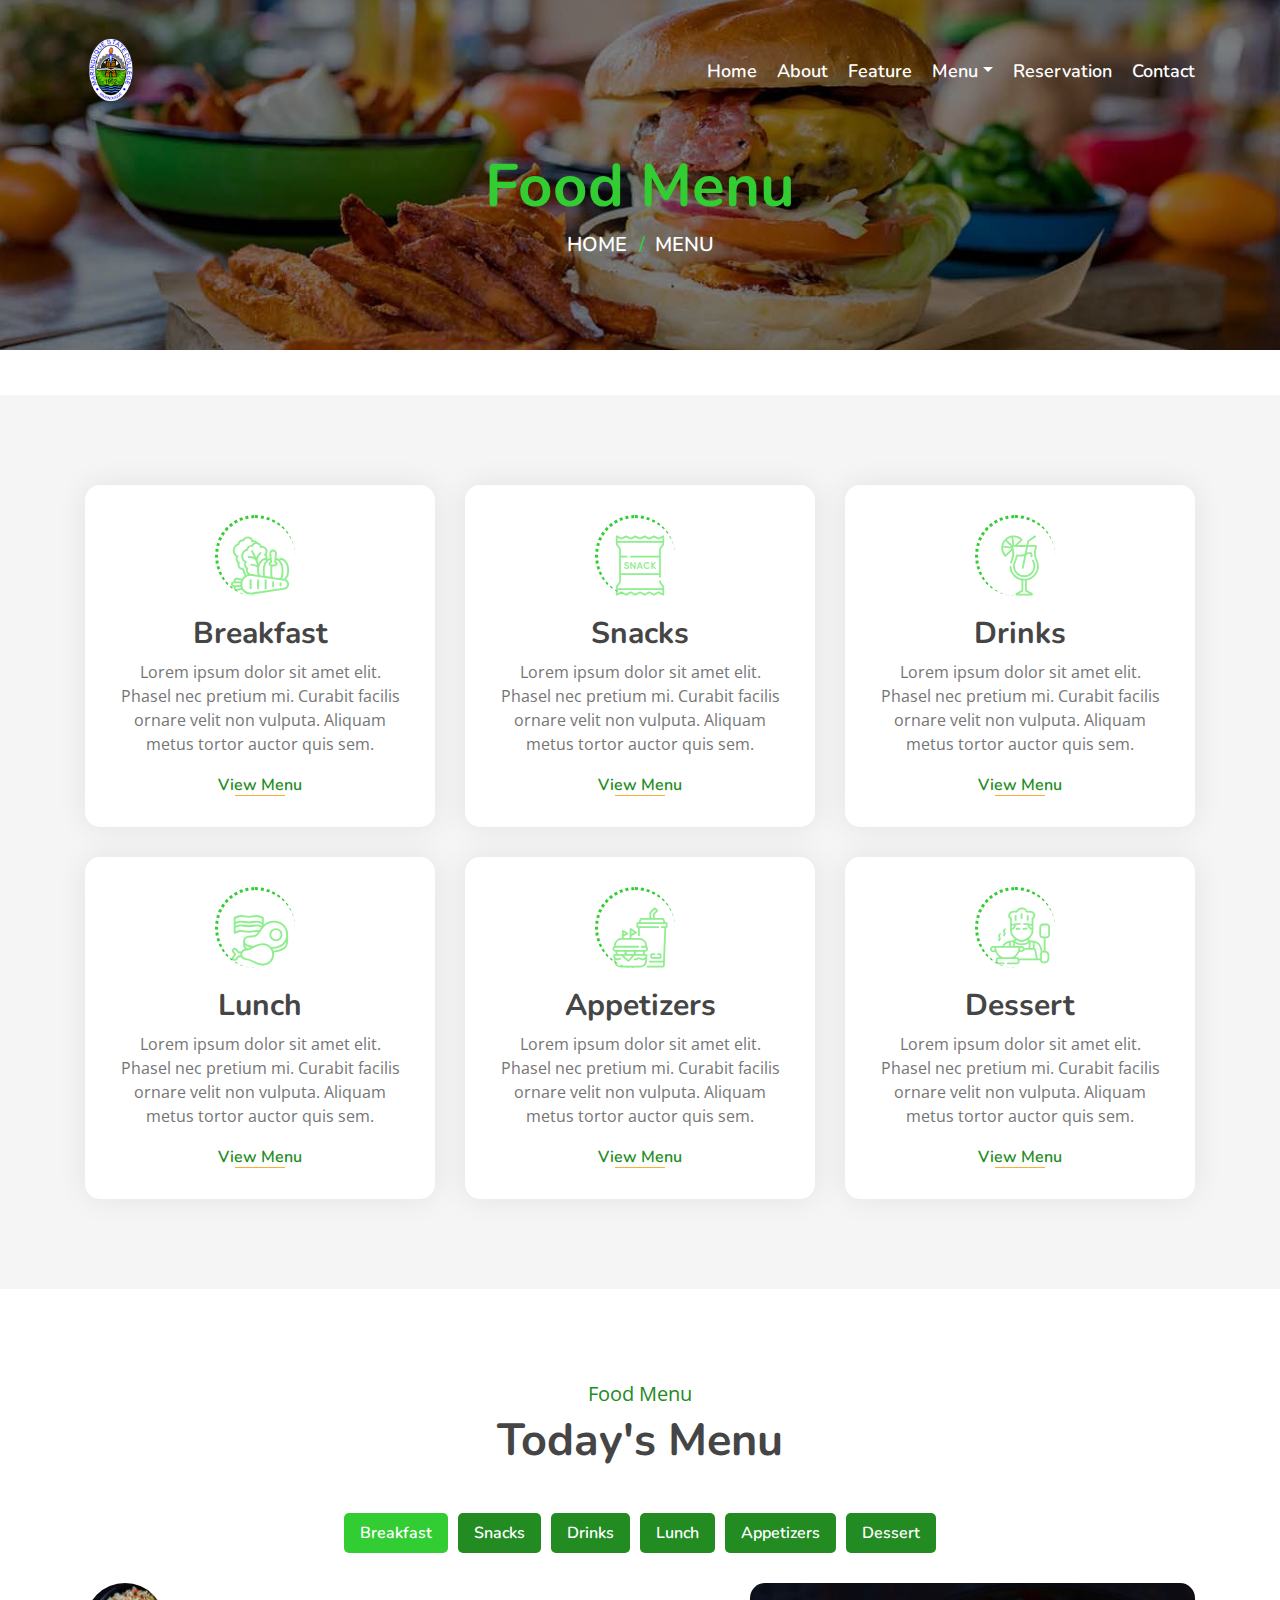
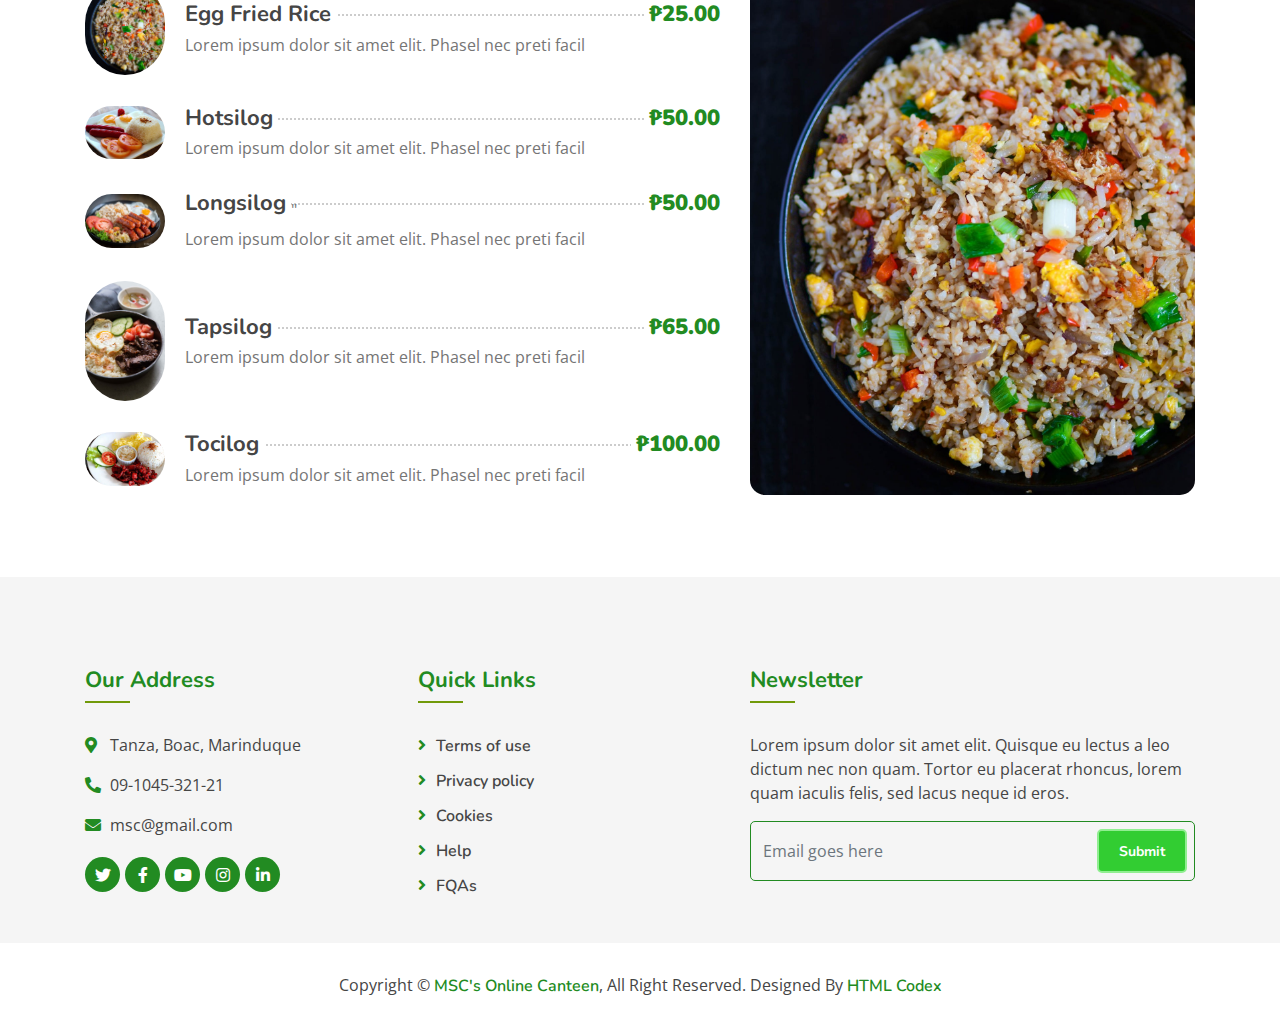
<file: menu.html>
<!DOCTYPE html>
<html lang="en">
    <head>
        <meta charset="utf-8">
        <title>MSC's Online Canteen</title>
        <meta content="width=device-width, initial-scale=1.0" name="viewport">


        <!-- Favicon -->
        <link href="img/favicon.ico" rel="icon">

        <!-- Google Font -->
        <link href="https://fonts.googleapis.com/css?family=Open+Sans:300,400|Nunito:600,700" rel="stylesheet"> 
        
        <!-- CSS Libraries -->
        <link href="https://stackpath.bootstrapcdn.com/bootstrap/4.4.1/css/bootstrap.min.css" rel="stylesheet">
        <link href="https://cdnjs.cloudflare.com/ajax/libs/font-awesome/5.10.0/css/all.min.css" rel="stylesheet">
        <link href="lib/animate/animate.min.css" rel="stylesheet">
        <link href="lib/owlcarousel/assets/owl.carousel.min.css" rel="stylesheet">
        <link href="lib/flaticon/font/flaticon.css" rel="stylesheet">
        <link href="lib/tempusdominus/css/tempusdominus-bootstrap-4.min.css" rel="stylesheet" />

        <!-- Template Stylesheet -->
        <link href="css/style.css" rel="stylesheet">
    </head>

    <body>
         <!-- Nav Bar Start -->
        <div class="navbar navbar-expand-lg bg-light navbar-light">
            <div class="container-fluid">
                <a href="index.html" class="navbar-brand"><img src="img/msc-logo.png"></a>
                <button type="button" class="navbar-toggler" data-toggle="collapse" data-target="#navbarCollapse">
                    <span class="navbar-toggler-icon"></span>
                </button>

                <div class="collapse navbar-collapse justify-content-between" id="navbarCollapse">
                    <div class="navbar-nav ml-auto">
                        <a href="index.html" class="nav-item nav-link ">Home</a>
                        <a href="about.html" class="nav-item nav-link">About</a>
                        <a href="feature.html" class="nav-item nav-link">Feature</a>
                        <div class="nav-item dropdown">
                            <a href="#" class="nav-link dropdown-toggle" data-toggle="dropdown">Menu</a>
                            <div class="dropdown-menu">
                                <a href="breakfast.html" class="dropdown-item">Breakfast</a>
                                <a href="snacks.html" class="dropdown-item">Snacks</a>
                                <a href="lunch.html" class="dropdown-item">Lunch</a>
                                <a href="appetizers.html" class="dropdown-item">Appetizers</a>
                                <a href="drinks.html" class="dropdown-item">Drinks</a>
                                <a href="dessert.html" class="dropdown-item">Dessert</a>
                            </div>
                            </div>
                            
                        <a href="reservation.html" class="nav-item nav-link">Reservation</a>
                        <a href="contact.html" class="nav-item nav-link">Contact</a>
                    </div>
                </div>
            </div>
        </div>
        <!-- Nav Bar End -->



        
        
        <!-- Page Header Start -->
        <div class="page-header mb-0">
            <div class="container">
                <div class="row">
                    <div class="col-12">
                        <h2>Food Menu</h2>
                    </div>
                    <div class="col-12">
                        <a href="">Home</a>
                        <a href="">Menu</a>
                    </div>
                </div>
            </div>
        </div>
        <!-- Page Header End -->
   
         <!-- Food Start -->
        <div class="food">
            <div class="container">
                <div class="row align-items-center">
                    <div class="col-md-4">
                        <div class="food-item">
                            <i class="flaticon-vegetable"></i>
                       <h2>Breakfast</h2>
                           <p>
                                Lorem ipsum dolor sit amet elit. Phasel nec pretium mi. Curabit facilis ornare velit non vulputa. Aliquam metus tortor auctor quis sem. 
                            </p>
                            
                            <a href="">View Menu</a>
                        </div>
                    </div>
                    <div class="col-md-4">
                        <div class="food-item">
                            <i class="flaticon-snack"></i>
                         <h2>Snacks</h2>
                           <p>
                                Lorem ipsum dolor sit amet elit. Phasel nec pretium mi. Curabit facilis ornare velit non vulputa. Aliquam metus tortor auctor quis sem. 
                            </p>
                           
                            <a href="">View Menu</a>
                        </div>
                    </div>
                    <div class="col-md-4">
                        <div class="food-item">
                            <i class="flaticon-cocktail"></i>
                            
                           <h2>Drinks</h2>
                            <p>
                                Lorem ipsum dolor sit amet elit. Phasel nec pretium mi. Curabit facilis ornare velit non vulputa. Aliquam metus tortor auctor quis sem. 
                            </p>
                            <a href="">View Menu</a>
                        </div>
                    </div>
                    <div class="col-md-4">
                        <div class="food-item">
                            <i class="flaticon-meat"></i>
                            <h2>Lunch</h2>
                            <p>
                                Lorem ipsum dolor sit amet elit. Phasel nec pretium mi. Curabit facilis ornare velit non vulputa. Aliquam metus tortor auctor quis sem. 
                            </p>
                            <a href="">View Menu</a>
                        </div>
                    </div>
                    <div class="col-md-4">
                        <div class="food-item">
                            <i class="flaticon-fast-food"></i>
                            
                            <h2>Appetizers</h2>
                           <p>
                                Lorem ipsum dolor sit amet elit. Phasel nec pretium mi. Curabit facilis ornare velit non vulputa. Aliquam metus tortor auctor quis sem. 
                            </p>
                            <a href="">View Menu</a>
                        </div>
                    </div>
                    <div class="col-md-4">
                        <div class="food-item">
                            <i class="flaticon-cooking"></i>
                          <h2>Dessert</h2>
                           <p>
                                Lorem ipsum dolor sit amet elit. Phasel nec pretium mi. Curabit facilis ornare velit non vulputa. Aliquam metus tortor auctor quis sem. 
                            </p>

                            <a href="">View Menu</a>
                        </div>
                    </div>
                </div>
            </div>
        </div>
        <!-- Food End -->
        
        
         <!-- Menu Start -->
          <div class="menu">
            <div class="container">
                <div class="section-header text-center">
                    <p>Food Menu</p>
                   <h2>Today's Menu</h2>
                </div>
                <div class="menu-tab">
                    <ul class="nav nav-pills justify-content-center">
                        <li class="nav-item">
                            <a class="nav-link active" data-toggle="pill" href="#breakfast">Breakfast</a>
                        </li>
                        <li class="nav-item">
                            <a class="nav-link" data-toggle="pill" href="#snacks">Snacks</a>
                        </li>
                        <li class="nav-item">
                            <a class="nav-link" data-toggle="pill" href="#drinks">Drinks</a>
                        </li>
                        <li class="nav-item">
                            <a class="nav-link" data-toggle="pill" href="#lunch">Lunch</a>
                        </li>
                        <li class="nav-item">
                            <a class="nav-link" data-toggle="pill" href="#appetizers">Appetizers</a>
                        </li>
                        <li class="nav-item">
                            <a class="nav-link" data-toggle="pill" href="#dessert">Dessert</a>
                        </li>
                    </ul>
                    <div class="tab-content">
                        <div id="breakfast" class="container tab-pane active">
                            <div class="row">
                                <div class="col-lg-7 col-md-12">
                                    <div class="menu-item">
                                        <div class="menu-img">
                                            <img src="img/egg-fried-rice.jpg" alt="Image">
                                        </div>
                                        <div class="menu-text">
                                           <h3><span>Egg Fried Rice</span> <strong>₱25.00</strong></h3>
                                          <p>Lorem ipsum dolor sit amet elit. Phasel nec preti facil</p>
                                        </div>
                                    </div>
                                    <div class="menu-item">
                                        <div class="menu-img">
                                            <img src="img/hotsilog.jpg" alt="Image">
                                        </div>
                                        <div class="menu-text">
                                            <h3><span>Hotsilog</span> <strong>₱50.00</strong></h3>
                                            <p>Lorem ipsum dolor sit amet elit. Phasel nec preti facil</p>
                                        </div>
                                    </div>
                                    <div class="menu-item">
                                        <div class="menu-img">
                                            <img src="img/longsilog.jpg" alt="Image">
                                        </div>
                                        <div class="menu-text">
                                           
                                           <h3><span>Longsilog</span> <strong>₱50.00</strong></h3>"
                                            <p>Lorem ipsum dolor sit amet elit. Phasel nec preti facil</p>
                                        </div>
                                    </div>
                                    <div class="menu-item">
                                        <div class="menu-img">
                                            <img src="img/filipino-beef-tapa-tapsilog-1.jpg" alt="Image">
                                        </div>
                                        <div class="menu-text">
                                            <h3><span>Tapsilog</span> <strong>₱65.00</strong></h3>
                                            <p>Lorem ipsum dolor sit amet elit. Phasel nec preti facil</p>
                                        </div>
                                    </div>
                                    <div class="menu-item">
                                        <div class="menu-img">
                                            <img src="img/tocilog.jpg" alt="Image">
                                        </div>
                                        <div class="menu-text">
                                            <h3><span>Tocilog</span> <strong>₱100.00</strong></h3>
                                            <p>Lorem ipsum dolor sit amet elit. Phasel nec preti facil</p>
                                        </div>
                                    </div>
                                </div>
                                <div class="col-lg-5 d-none d-lg-block">
                                    <img src="img/egg-fried-rice.jpg" alt="Image">
                                </div>
                            </div>
                        </div>
                        <div id="snacks" class="container tab-pane fade">
                            <div class="row">
                                <div class="col-lg-7 col-md-12">
                                    <div class="menu-item">
                                        <div class="menu-img">
                                            <img src="img/snacks-nova.jpg" alt="Image">
                                        </div>
                                        <div class="menu-text">
                                           <h3><span>Nova</span> <strong>₱15.00</strong></h3>
                                            <p>Lorem ipsum dolor sit amet elit. Phasel nec preti facil</p>
                                        </div>
                                    </div>
                                    <div class="menu-item">
                                        <div class="menu-img">
                                            <img src="img/snacks-piattos.jpg" alt="Image">
                                        </div>
                                        <div class="menu-text">
                                           <h3><span>Piattos</span> <strong>₱15.00</strong></h3>
                                            <p>Lorem ipsum dolor sit amet elit. Phasel nec preti facil</p>
                                        </div>
                                    </div>
                                    <div class="menu-item">
                                        <div class="menu-img">
                                            <img src="img/snacks-rebisco.jpeg" alt="Image">
                                        </div>
                                        <div class="menu-text">
                                            <h3><span>Rebisco</span> <strong>₱7.00</strong></h3>
                                           <p>Lorem ipsum dolor sit amet elit. Phasel nec preti facil</p>
                                        </div>
                                    </div>
                                    <div class="menu-item">
                                        <div class="menu-img">
                                            <img src="img/snacks-skyflakes.jpg" alt="Image">
                                        </div>
                                        <div class="menu-text">
                                            <h3><span>Skyflakes</span> <strong>₱25.00</strong></h3>
                                            <p>Lorem ipsum dolor sit amet elit. Phasel nec preti facil</p>
                                        </div>
                                    </div>
                                </div>
                                <div class="col-lg-5 d-none d-lg-block">
                                    <img src="img/roller-coaster.jpg" alt="Image">
                                </div>
                            </div>
                        </div>
                        <div id="drinks" class="container tab-pane fade">
                            <div class="row">
                                <div class="col-lg-7 col-md-12">
                                    <div class="menu-item">
                                        <div class="menu-img">
                                            <img src="img/drinks-cocacola.jpg" alt="Image">
                                        </div>
                                        <div class="menu-text">
                                            <h3><span>Coca-cola</span> <strong>₱15.00</strong></h3>
                                            <p>Lorem ipsum dolor sit amet elit. Phasel nec preti facil</p>
                                        </div>
                                    </div>
                                    <div class="menu-item">
                                        <div class="menu-img">
                                            <img src="img/drinks-royal.jpg" alt="Image">
                                        </div>
                                        <div class="menu-text">
                                          <h3><span>Royal</span> <strong>₱15.00</strong></h3>
                                          <p>Lorem ipsum dolor sit amet elit. Phasel nec preti facil</p>
                                        </div>
                                    </div>
                                    <div class="menu-item">
                                        <div class="menu-img">
                                            <img src="img/drinks-milktea.jpg" alt="Image">
                                        </div>
                                        <div class="menu-text">
                                           <h3><span>Milk Tea</span> <strong>₱65.00</strong></h3>
                                           <p>Lorem ipsum dolor sit amet elit. Phasel nec preti facil</p>

                                        </div>
                                    </div>
                                    <div class="menu-item">
                                        <div class="menu-img">
                                            <img src="img/drinks-icedtea.jpg" alt="Image">
                                        </div>
                                        <div class="menu-text">
                                           <h3><span>Iced Tea</span> <strong>₱25.00</strong></h3>
                                           <p>Lorem ipsum dolor sit amet elit. Phasel nec preti facil</p>
                                        </div>
                                    </div>
                                    <div class="menu-item">
                                        <div class="menu-img">
                                            <img src="img/sprite.jpg" alt="Image">
                                        </div>
                                        <div class="menu-text">
                                            <h3><span>Sprite</span> <strong>₱15.00</strong></h3>
                                            <p>Lorem ipsum dolor sit amet elit. Phasel nec preti facil</p>
                                        </div>
                                    </div>
                                </div>
                                <div class="col-lg-5 d-none d-lg-block">
                                    <img src="img/drinks-cocacola.jpg" alt="Image">
                                </div>  
                            </div>
                        </div>
            
            <div id="lunch" class="container tab-pane fade">
                <div class="row">
                    <div class="col-lg-7 col-md-12">
                        <div class="menu-item">
                            <div class="menu-img">
                                <img src="img/adobo.jpg" alt="Image">
                            </div>
                            <div class="menu-text">
                                <h3><span>Pork Adobo</span> <strong>₱50.00</strong></h3>
                                <p>Lorem ipsum dolor sit amet elit. Phasel nec preti facil</p>
                            </div>
                        </div>
                        <div class="menu-item">
                            <div class="menu-img">
                                <img src="img/chicken curry.png" alt="Image">
                            </div>
                            <div class="menu-text">
                                <h3><span>Chicken Curry</span> <strong>₱50.00</strong></h3>
                                <p>Lorem ipsum dolor sit amet elit. Phasel nec preti facil</p>
                            </div>
                        </div>
                        <div class="menu-item">
                            <div class="menu-img">
                                <img src="img/chicken-nuggets-square.jpg" alt="Image">
                            </div>
                            <div class="menu-text">
                                <h3><span>Chicken Nuggets</span> <strong>₱15.00</strong></h3><p>Lorem ipsum dolor sit amet elit. Phasel nec preti facil</p>
                            </div>
                        </div>
                        <div class="menu-item">
                            <div class="menu-img">
                                <img src="img/linch beefsteak.jpg" alt="Image">
                            </div>
                            <div class="menu-text">
                                <h3><span>Beef Steak</span> <strong>₱65.00</strong></h3>
                                <p>Lorem ipsum dolor sit amet elit. Phasel nec preti facil</p>
                            </div>
                        </div>
                        <div class="menu-item">
                            <div class="menu-img">
                                <img src="img/caldereta.jpg" alt="Image">
                            </div>
                            <div class="menu-text">
                                <h3><span>Caldereta</span> <strong>₱50.00</strong></h3>
                                <p>Lorem ipsum dolor sit amet elit. Phasel nec preti facil</p>
                            </div>
                        </div>
                    </div>
                    <div class="col-lg-5 d-none d-lg-block">
                        <img src="img/adobo.jpg" alt="Image">
                    </div>
                </div>
            </div>
            <div id="appetizers" class="container tab-pane fade" >
                <div class="row">
                    <div class="col-lg-7 col-md-12">
                        <div class="menu-item">
                            <div class="menu-img">
                                <img src="img/app-lumpia.jpg" alt="Image">
                            </div>
                            <div class="menu-text">
                                <h3><span>Lumpiang Shanghai</span> <strong>₱15.00</strong></h3>
                                <p>Lorem ipsum dolor sit amet elit. Phasel nec preti facil</p>
                            </div>
                        </div>
                        <div class="menu-item">
                            <div class="menu-img">
                                <img src="img/potato mojos.jpg" alt="Image">
                            </div>
                            <div class="menu-text">
                                <h3><span>Potato Mojos</span> <strong>₱15.00</strong></h3>
                                <p>Lorem ipsum dolor sit amet elit. Phasel nec preti facil</p>
                            </div>
                        </div>
                        <div class="menu-item">
                            <div class="menu-img">
                                <img src="img/cheesy-dynamite.jpg" alt="Image">
                            </div>
                            <div class="menu-text">
                               
                               <h3><span>Cheesy Dynamite</span> <strong>₱15.00</strong></h3>
                               <p>Lorem ipsum dolor sit amet elit. Phasel nec preti facil</p>
                            </div>
                        </div>
                        <div class="menu-item">
                            <div class="menu-img">
                                <img src="img/coconut-shrimp.jpg" alt="Image">
                            </div>
                            <div class="menu-text">
                               <h3><span>Coconut Shrimp</span> <strong>₱25.00</strong></h3>
                               <p>Lorem ipsum dolor sit amet elit. Phasel nec preti facil</p>
                            </div>
                        </div>
                    </div>
                    <div class="col-lg-5 d-none d-lg-block">
                        <img src="img/potato mojos.jpg" alt="Image">
                    </div>
                </div>
            </div>
            <div id="dessert" class="container tab-pane fade">
                <div class="row">
                    <div class="col-lg-7 col-md-12">
                        <div class="menu-item">
                            <div class="menu-img">
                                <img src="img/snacks-puto.jpg" alt="Image">
                            </div>
                            <div class="menu-text">
                                <h3><span>Puto</span> <strong>₱15.00</strong></h3>
                                <p>Lorem ipsum dolor sit amet elit. Phasel nec preti facil</p>
                            </div>
                        </div>
                        <div class="menu-item">
                            <div class="menu-img">
                                <img src="img/dessert-cassavacake.jpg" alt="Image">
                            </div>
                            <div class="menu-text">
                               <h3><span>Cassava Cake</span> <strong>₱10.00</strong></h3>
                               <p>Lorem ipsum dolor sit amet elit. Phasel nec preti facil</p>
                            </div>
                        </div>
                        <div class="menu-item">
                            <div class="menu-img">
                                <img src="img/dessert-halohalo.jpg" alt="Image">
                            </div>
                            <div class="menu-text">
                                <h3><span>Halo Halo</span> <strong>₱25.00</strong></h3>
                                <p>Lorem ipsum dolor sit amet elit. Phasel nec preti facil</p>
                            </div>
                        </div>
                        <div class="menu-item">
                            <div class="menu-img">
                                <img src="img/dessert-majablanca.jpg" alt="Image">
                            </div>
                            <div class="menu-text">
                                <h3><span>Maja Blanca</span> <strong>₱25.00</strong></h3>
                                <p>Lorem ipsum dolor sit amet elit. Phasel nec preti facil</p>
                            </div>
                        </div>
                    </div>
                    <div class="col-lg-5 d-none d-lg-block">
                        <img src="img/dessert-halohalo.jpg" alt="Image">
                    </div>  

                </div>
            </div>
        </div>
    </div>
</div>
</div>
        <!-- Menu End -->
        

        <!-- Footer Start -->
        <div class="footer">
            <div class="container">
                <div class="row">
                    <div class="col-lg-7">
                        <div class="row">
                            <div class="col-md-6">
                                <div class="footer-contact">
                                    <h2>Our Address</h2>
                                    <p><i class="fa fa-map-marker-alt"></i>Tanza, Boac, Marinduque</p>
                                    <p><i class="fa fa-phone-alt"></i>09-1045-321-21</p>
                                    <p><i class="fa fa-envelope"></i>msc@gmail.com</p>
                                    <div class="footer-social">
                                        <a href=""><i class="fab fa-twitter"></i></a>
                                        <a href=""><i class="fab fa-facebook-f"></i></a>
                                        <a href=""><i class="fab fa-youtube"></i></a>
                                        <a href=""><i class="fab fa-instagram"></i></a>
                                        <a href=""><i class="fab fa-linkedin-in"></i></a>
                                    </div>
                                </div>
                            </div>
                            <div class="col-md-6">
                                <div class="footer-link">
                                    <h2>Quick Links</h2>
                                    <a href="terms.html">Terms of use</a>
                                    <a href="privacypolicy.html">Privacy policy</a>
                                    <a href="cookies.html">Cookies</a>
                                    <a href="">Help</a>
                                    <a href="">FQAs</a>
                                </div>
                            </div>
                        </div>
                    </div>
                    <div class="col-lg-5">
                        <div class="footer-newsletter">
                            <h2>Newsletter</h2>
                            <p>
                                Lorem ipsum dolor sit amet elit. Quisque eu lectus a leo dictum nec non quam. Tortor eu placerat rhoncus, lorem quam iaculis felis, sed lacus neque id eros.
                            </p>
                            <div class="form">
                                <input class="form-control" placeholder="Email goes here">
                                <button class="btn custom-btn">Submit</button>
                            </div>
                        </div>
                    </div>
                </div>
            </div>
            <div class="copyright">
                <div class="container">
                    <p>Copyright &copy; <a href="#">MSC's Online Canteen</a>, All Right Reserved.</p>
                    <p>Designed By <a href="https://htmlcodex.com">HTML Codex</a></p>
                </div>
            </div>
        </div>
        <!-- Footer End -->

        <a href="#" class="back-to-top"><i class="fa fa-chevron-up"></i></a>

        <!-- JavaScript Libraries -->
        <script src="https://code.jquery.com/jquery-3.4.1.min.js"></script>
        <script src="https://stackpath.bootstrapcdn.com/bootstrap/4.4.1/js/bootstrap.bundle.min.js"></script>
        <script src="lib/easing/easing.min.js"></script>
        <script src="lib/owlcarousel/owl.carousel.min.js"></script>
        <script src="lib/tempusdominus/js/moment.min.js"></script>
        <script src="lib/tempusdominus/js/moment-timezone.min.js"></script>
        <script src="lib/tempusdominus/js/tempusdominus-bootstrap-4.min.js"></script>
        
        <!-- Contact Javascript File -->
        <script src="mail/jqBootstrapValidation.min.js"></script>
        <script src="mail/contact.js"></script>

        <!-- Template Javascript -->
        <script src="js/main.js"></script>
    </body>
</html>
</file>
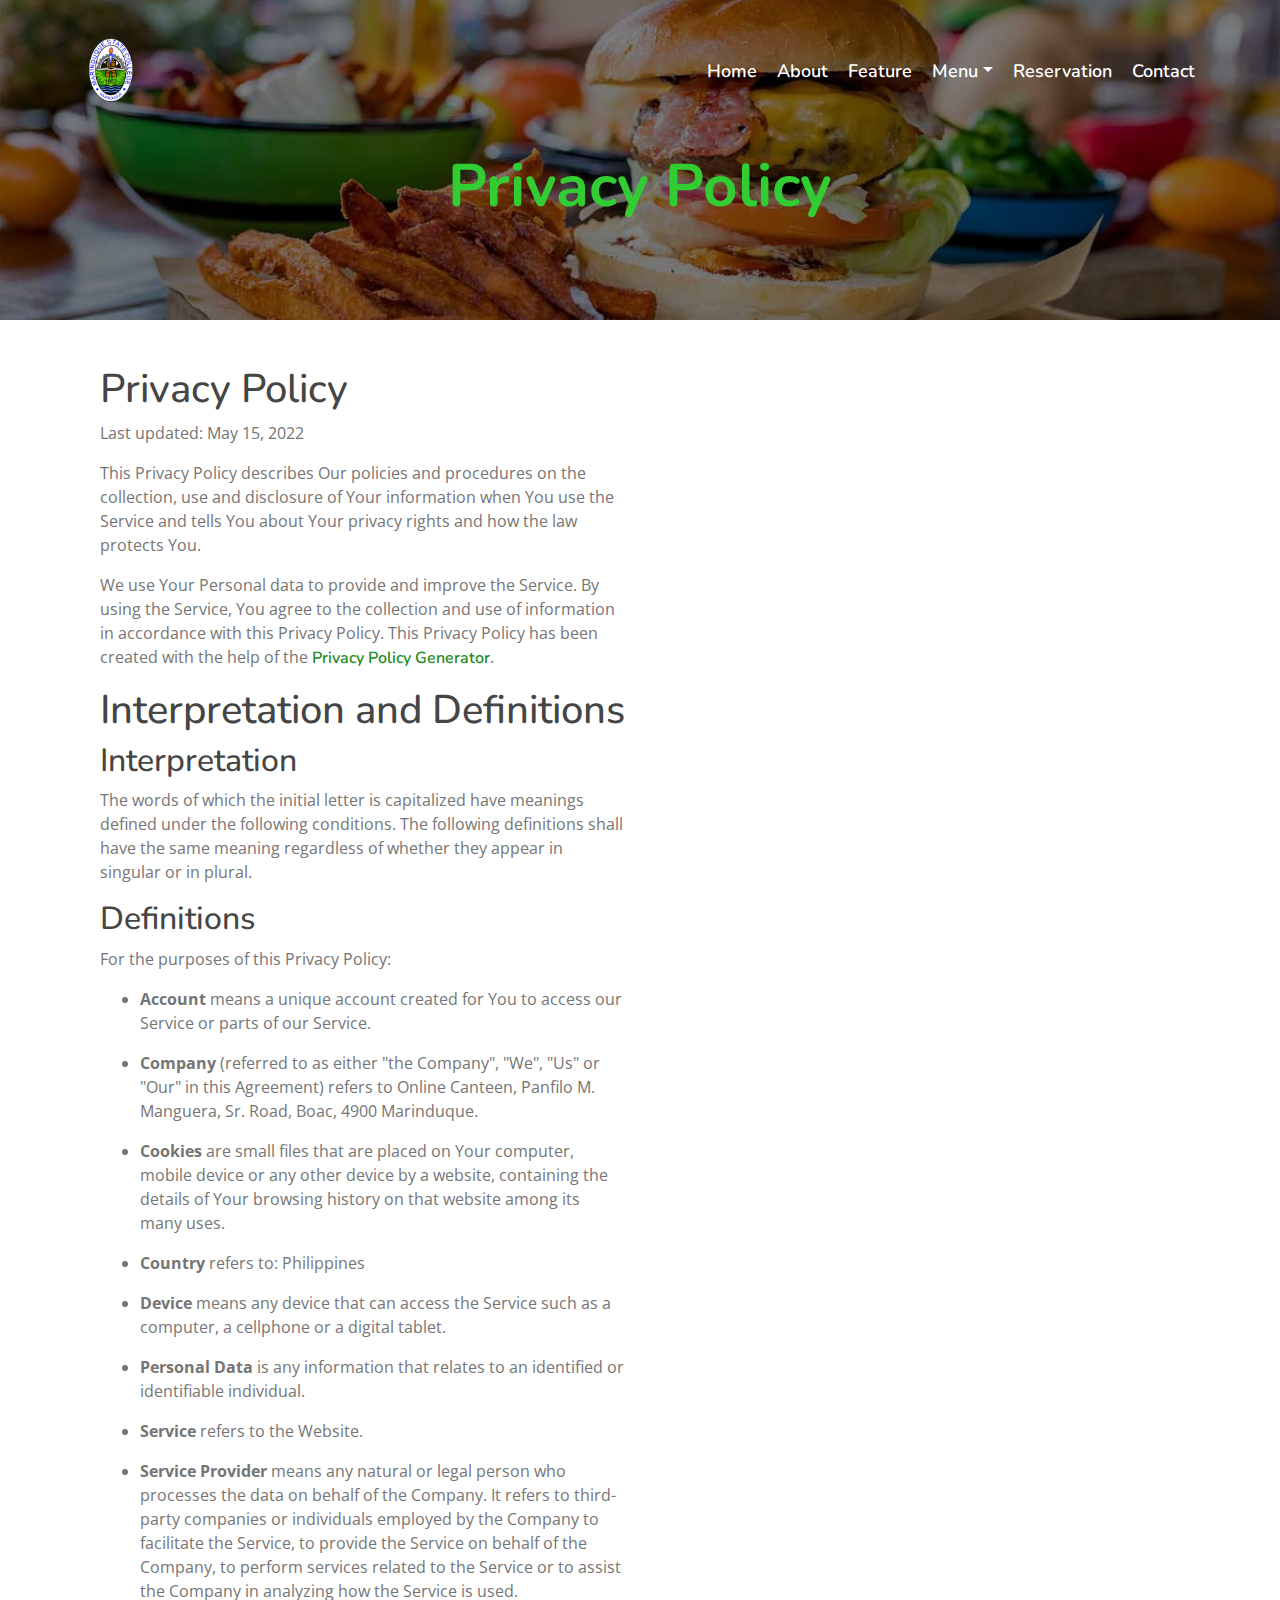
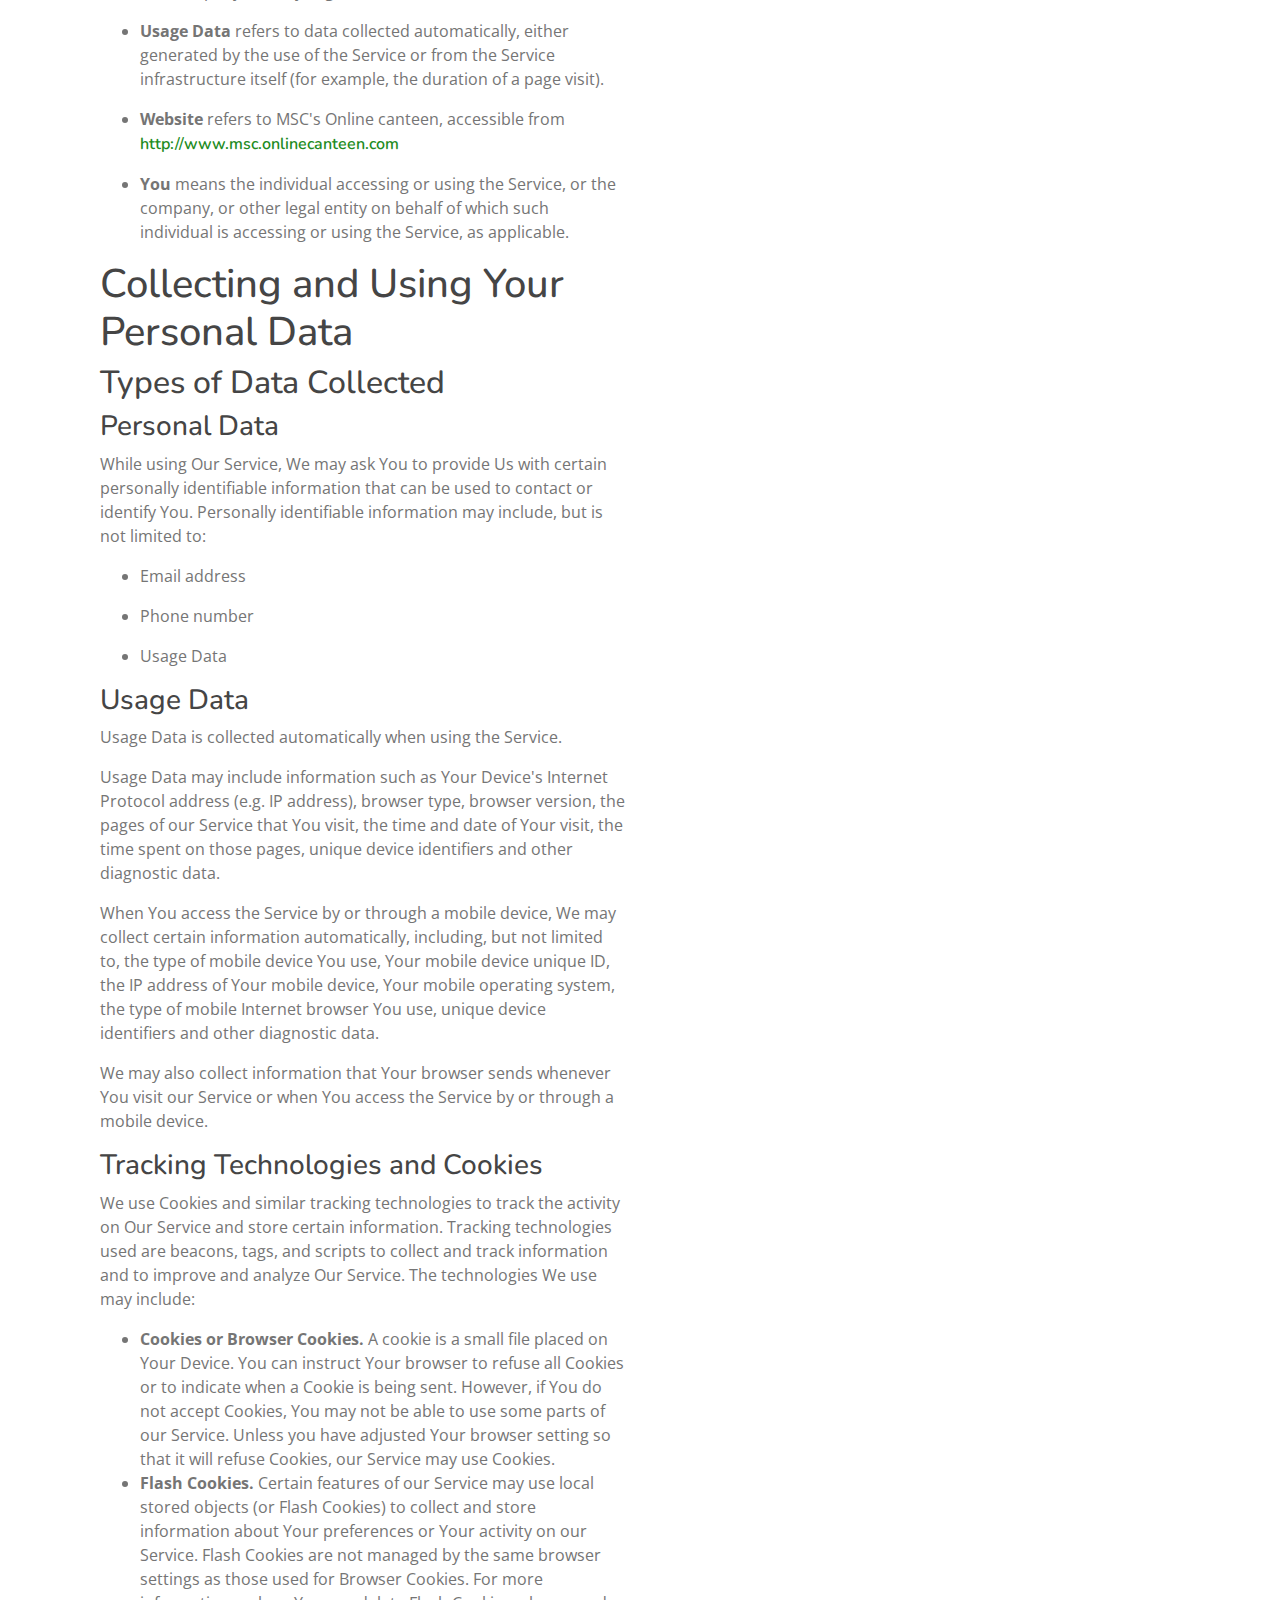
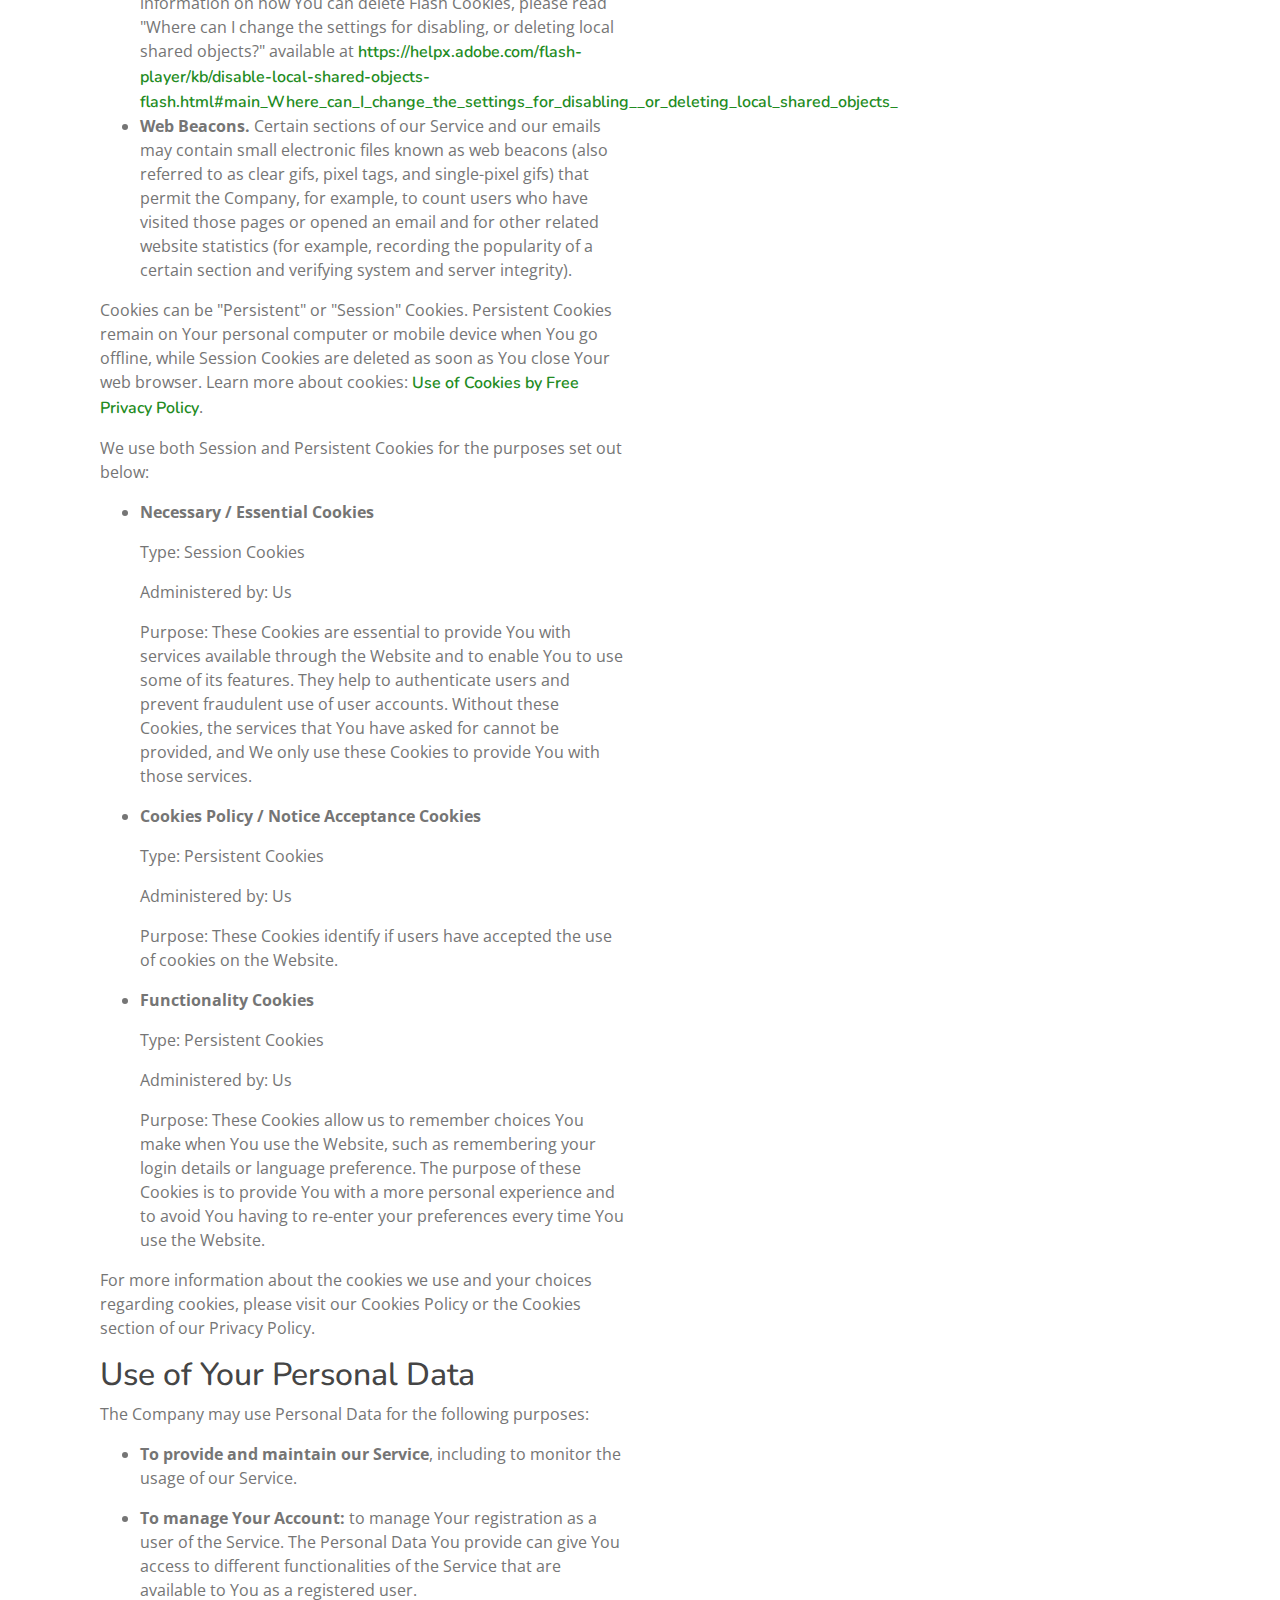
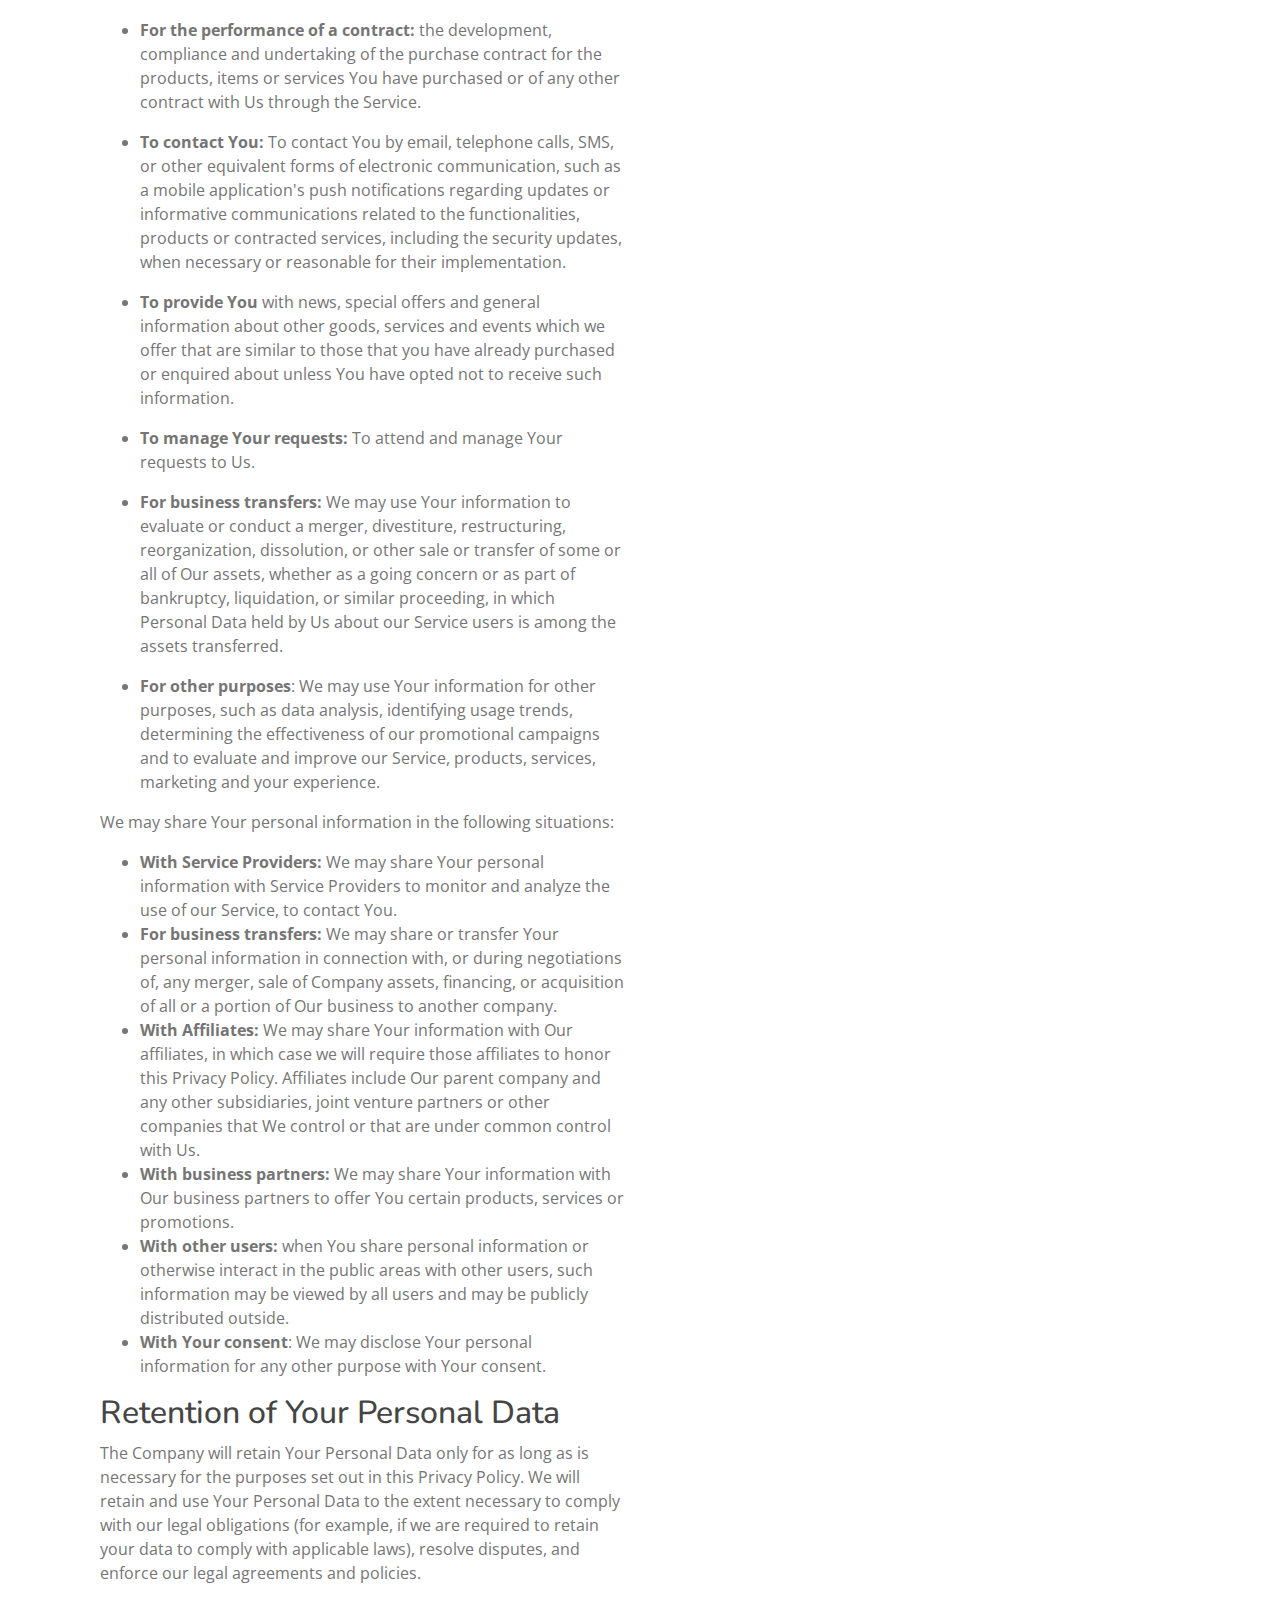
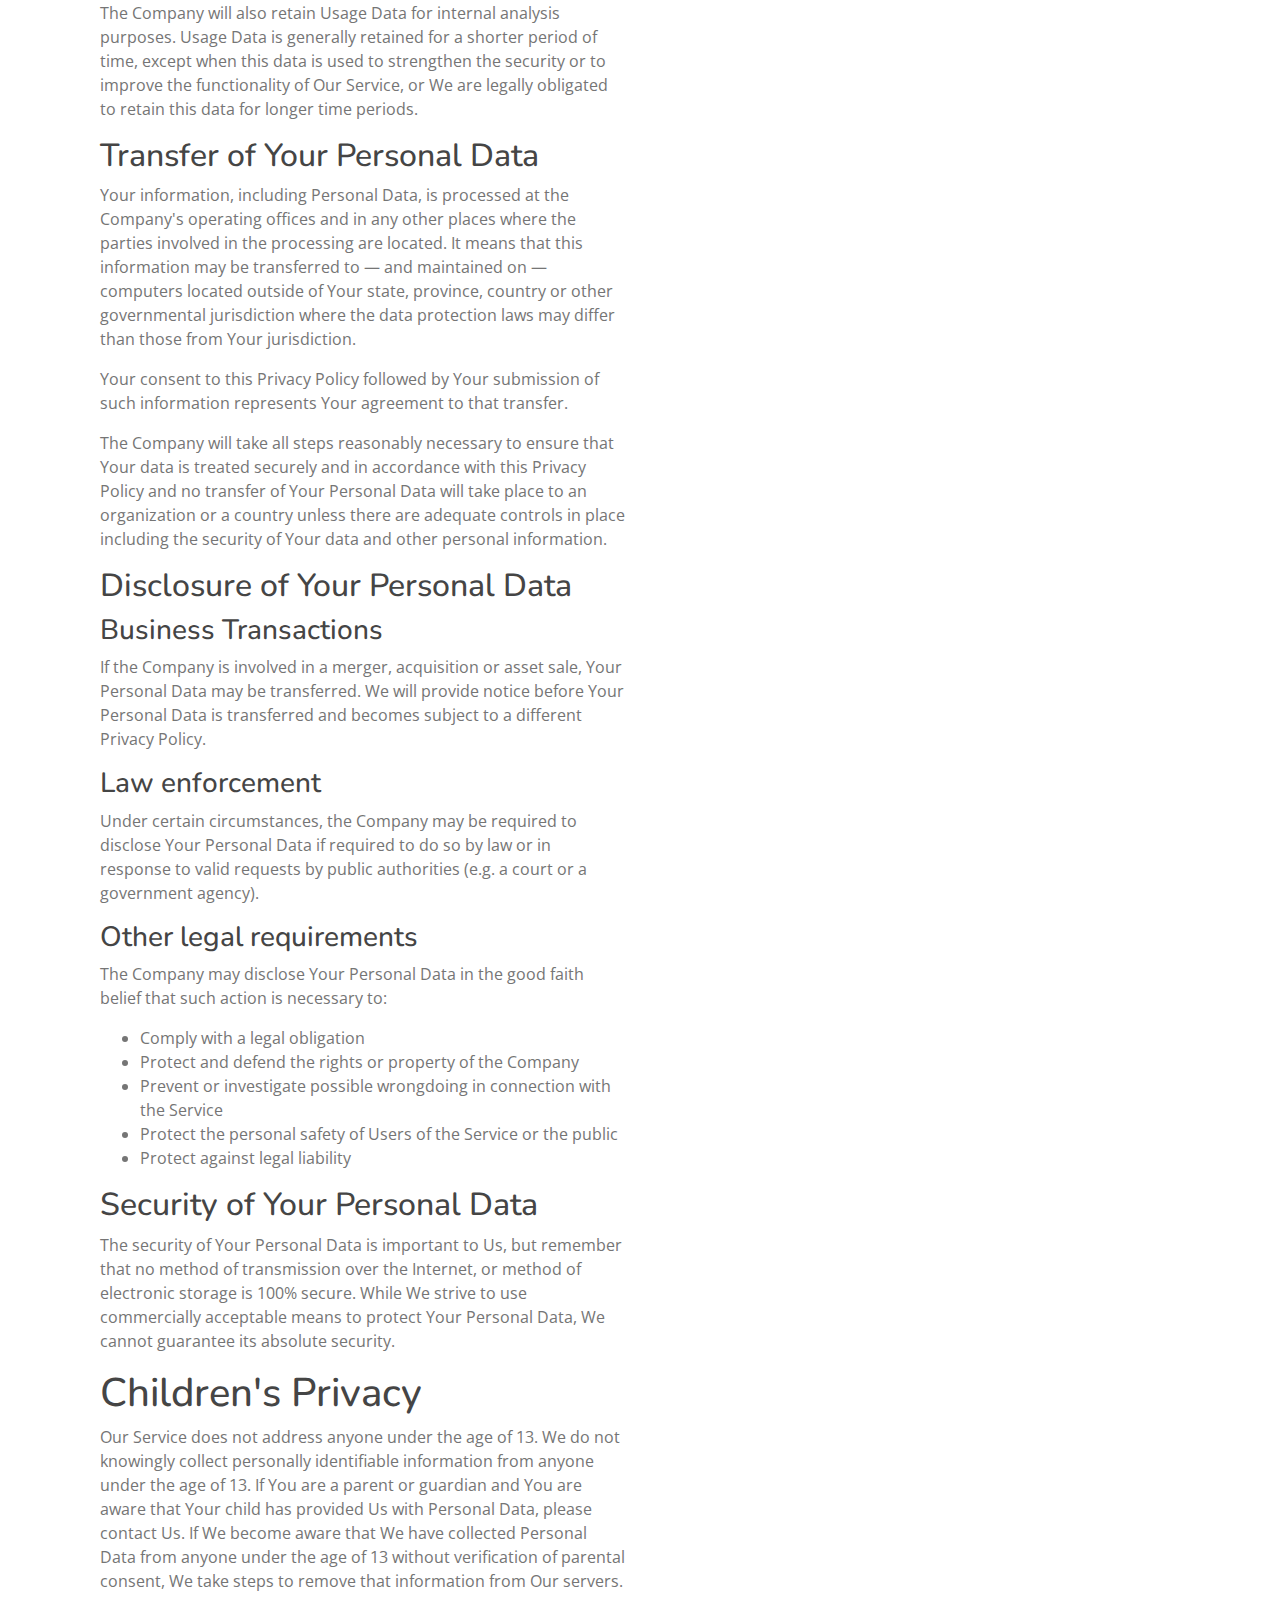
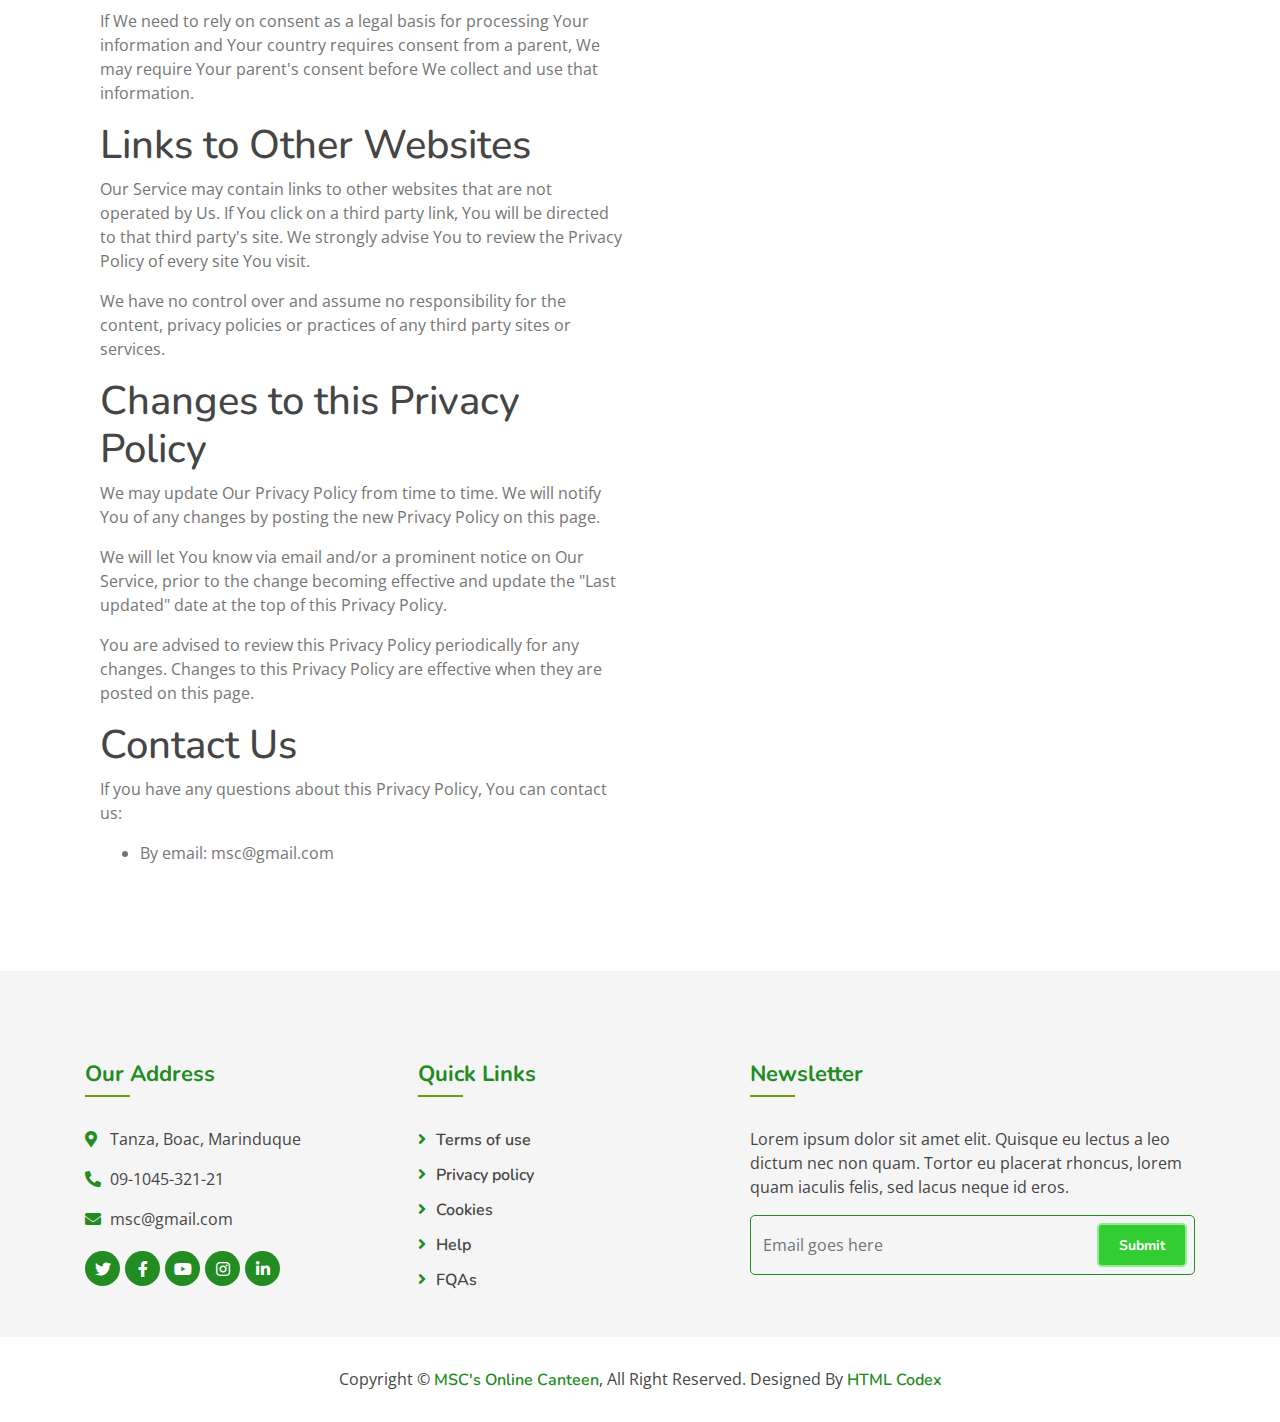
<file: privacypolicy.html>
<!DOCTYPE html>
<html lang="en">
    <head>
        <meta charset="utf-8">
        <title>MSC's Online Canteen</title>
        <meta content="width=device-width, initial-scale=1.0" name="viewport">

        <!-- Favicon -->
        <link href="img/favicon.ico" rel="icon">

        <!-- Google Font -->
        <link href="https://fonts.googleapis.com/css?family=Open+Sans:300,400|Nunito:600,700" rel="stylesheet"> 
        
        <!-- CSS Libraries -->
        <link href="https://stackpath.bootstrapcdn.com/bootstrap/4.4.1/css/bootstrap.min.css" rel="stylesheet">
        <link href="https://cdnjs.cloudflare.com/ajax/libs/font-awesome/5.10.0/css/all.min.css" rel="stylesheet">
        <link href="lib/animate/animate.min.css" rel="stylesheet">
        <link href="lib/owlcarousel/assets/owl.carousel.min.css" rel="stylesheet">
        <link href="lib/flaticon/font/flaticon.css" rel="stylesheet">
        <link href="lib/tempusdominus/css/tempusdominus-bootstrap-4.min.css" rel="stylesheet" />

        <!-- Template Stylesheet -->
        <link href="css/style.css" rel="stylesheet">
    </head>

    <body>
          <!-- Nav Bar Start -->
        <div class="navbar navbar-expand-lg bg-light navbar-light">
            <div class="container-fluid">
                <a href="index.html" class="navbar-brand"><img src="img/msc-logo.png"></a>
                <button type="button" class="navbar-toggler" data-toggle="collapse" data-target="#navbarCollapse">
                    <span class="navbar-toggler-icon"></span>
                </button>

                <div class="collapse navbar-collapse justify-content-between" id="navbarCollapse">
                    <div class="navbar-nav ml-auto">
                        <a href="index.html" class="nav-item nav-link ">Home</a>
                        <a href="about.html" class="nav-item nav-link">About</a>
                        <a href="feature.html" class="nav-item nav-link">Feature</a>
                        <div class="nav-item dropdown">
                            <a href="#" class="nav-link dropdown-toggle" data-toggle="dropdown">Menu</a>
                            <div class="dropdown-menu">
                                <a href="breakfast.html" class="dropdown-item">Breakfast</a>
                                <a href="snacks.html" class="dropdown-item">Snacks</a>
                                <a href="lunch.html" class="dropdown-item">Lunch</a>
                                <a href="appetizers.html" class="dropdown-item">Appetizers</a>
                                <a href="drinks.html" class="dropdown-item">Drinks</a>
                                <a href="dessert.html" class="dropdown-item">Dessert</a>
                            </div>
                            </div>
                            
                        <a href="reservation.html" class="nav-item nav-link">Reservation</a>
                        <a href="contact.html" class="nav-item nav-link">Contact</a>
                    </div>
                </div>
            </div>
        </div>
        <!-- Nav Bar End -->


        <!-- Nav Bar End -->

        
        
        <!-- Page Header Start -->
        <div class="page-header mb-0">
            <div class="container">
                <div class="row">
                    <div class="col-12">
                        <h2>Privacy Policy</h2>
                    </div>
                </div>
            </div>
        </div>
        <!-- Page Header End -->
        
        
        
     
        <!-- About Start -->
        <div class="about">
            <div class="container">
                <div class="align-items-center">
                    <div class="col-lg-6">
                        <div class="about-content">
                        <h1>Privacy Policy</h1>
            <p>Last updated: May 15, 2022</p>
<p>This Privacy Policy describes Our policies and procedures on the collection, use and disclosure of Your information when You use the Service and tells You about Your privacy rights and how the law protects You.</p>

<p>We use Your Personal data to provide and improve the Service. By using the Service, You agree to the collection and use of information in accordance with this Privacy Policy. This Privacy Policy has been created with the help of the <a href="https://www.freeprivacypolicy.com/free-privacy-policy-generator/" target="_blank">Privacy Policy Generator</a>.</p>
<h1>Interpretation and Definitions</h1>
<h2>Interpretation</h2>
<p>The words of which the initial letter is capitalized have meanings defined under the following conditions. The following definitions shall have the same meaning regardless of whether they appear in singular or in plural.</p><h2>Definitions</h2><p>For the purposes of this Privacy Policy:</p>
<ul>
<li>
<p><strong>Account</strong> means a unique account created for You to access our Service or parts of our Service.</p>
</li>
<li>
<p><strong>Company</strong> (referred to as either &quot;the Company&quot;, &quot;We&quot;, &quot;Us&quot; or &quot;Our&quot; in this Agreement) refers to Online Canteen, Panfilo M. Manguera, Sr. Road, Boac, 4900 Marinduque.</p>
</li>
<li>
<p><strong>Cookies</strong> are small files that are placed on Your computer, mobile device or any other device by a website, containing the details of Your browsing history on that website among its many uses.</p>
</li>
<li>
<p><strong>Country</strong> refers to:  Philippines</p>
</li>
<li>
<p><strong>Device</strong> means any device that can access the Service such as a computer, a cellphone or a digital tablet.</p>
</li>
<li>
<p><strong>Personal Data</strong> is any information that relates to an identified or identifiable individual.</p>
</li>
<li>
<p><strong>Service</strong> refers to the Website.</p>
</li>
<li>
<p><strong>Service Provider</strong> means any natural or legal person who processes the data on behalf of the Company. It refers to third-party companies or individuals employed by the Company to facilitate the Service, to provide the Service on behalf of the Company, to perform services related to the Service or to assist the Company in analyzing how the Service is used.</p>
</li>
<li>
<p><strong>Usage Data</strong> refers to data collected automatically, either generated by the use of the Service or from the Service infrastructure itself (for example, the duration of a page visit).</p>
</li>
<li>
<p><strong>Website</strong> refers to MSC's Online canteen, accessible from <a href="http://www.msc.onlinecanteen.com" rel="external nofollow noopener" target="_blank">http://www.msc.onlinecanteen.com</a></p>
</li>
<li>
<p><strong>You</strong> means the individual accessing or using the Service, or the company, or other legal entity on behalf of which such individual is accessing or using the Service, as applicable.</p>
</li>
</ul>
<h1>Collecting and Using Your Personal Data</h1>
<h2>Types of Data Collected</h2>
<h3>Personal Data</h3>
<p>While using Our Service, We may ask You to provide Us with certain personally identifiable information that can be used to contact or identify You. Personally identifiable information may include, but is not limited to:</p>
<ul>
<li>
<p>Email address</p>
</li>
<li>
<p>Phone number</p>
</li>
<li>
<p>Usage Data</p>
</li>
</ul>
<h3>Usage Data</h3>
<p>Usage Data is collected automatically when using the Service.</p>
<p>Usage Data may include information such as Your Device's Internet Protocol address (e.g. IP address), browser type, browser version, the pages of our Service that You visit, the time and date of Your visit, the time spent on those pages, unique device identifiers and other diagnostic data.</p>
<p>When You access the Service by or through a mobile device, We may collect certain information automatically, including, but not limited to, the type of mobile device You use, Your mobile device unique ID, the IP address of Your mobile device, Your mobile operating system, the type of mobile Internet browser You use, unique device identifiers and other diagnostic data.</p>
<p>We may also collect information that Your browser sends whenever You visit our Service or when You access the Service by or through a mobile device.</p>
<h3>Tracking Technologies and Cookies</h3>
<p>We use Cookies and similar tracking technologies to track the activity on Our Service and store certain information. Tracking technologies used are beacons, tags, and scripts to collect and track information and to improve and analyze Our Service. The technologies We use may include:</p>
<ul>
<li><strong>Cookies or Browser Cookies.</strong> A cookie is a small file placed on Your Device. You can instruct Your browser to refuse all Cookies or to indicate when a Cookie is being sent. However, if You do not accept Cookies, You may not be able to use some parts of our Service. Unless you have adjusted Your browser setting so that it will refuse Cookies, our Service may use Cookies.</li>
<li><strong>Flash Cookies.</strong> Certain features of our Service may use local stored objects (or Flash Cookies) to collect and store information about Your preferences or Your activity on our Service. Flash Cookies are not managed by the same browser settings as those used for Browser Cookies. For more information on how You can delete Flash Cookies, please read &quot;Where can I change the settings for disabling, or deleting local shared objects?&quot; available at <a href="https://helpx.adobe.com/flash-player/kb/disable-local-shared-objects-flash.html#main_Where_can_I_change_the_settings_for_disabling__or_deleting_local_shared_objects_" rel="external nofollow noopener" target="_blank">https://helpx.adobe.com/flash-player/kb/disable-local-shared-objects-flash.html#main_Where_can_I_change_the_settings_for_disabling__or_deleting_local_shared_objects_</a></li>
<li><strong>Web Beacons.</strong> Certain sections of our Service and our emails may contain small electronic files known as web beacons (also referred to as clear gifs, pixel tags, and single-pixel gifs) that permit the Company, for example, to count users who have visited those pages or opened an email and for other related website statistics (for example, recording the popularity of a certain section and verifying system and server integrity).</li>
</ul>
<p>Cookies can be &quot;Persistent&quot; or &quot;Session&quot; Cookies. Persistent Cookies remain on Your personal computer or mobile device when You go offline, while Session Cookies are deleted as soon as You close Your web browser. Learn more about cookies: <a href="https://www.freeprivacypolicy.com/blog/sample-privacy-policy-template/#Use_Of_Cookies_And_Tracking" target="_blank">Use of Cookies by Free Privacy Policy</a>.</p>
<p>We use both Session and Persistent Cookies for the purposes set out below:</p>
<ul>
<li>
<p><strong>Necessary / Essential Cookies</strong></p>
<p>Type: Session Cookies</p>
<p>Administered by: Us</p>
<p>Purpose: These Cookies are essential to provide You with services available through the Website and to enable You to use some of its features. They help to authenticate users and prevent fraudulent use of user accounts. Without these Cookies, the services that You have asked for cannot be provided, and We only use these Cookies to provide You with those services.</p>
</li>
<li>
<p><strong>Cookies Policy / Notice Acceptance Cookies</strong></p>
<p>Type: Persistent Cookies</p>
<p>Administered by: Us</p>
<p>Purpose: These Cookies identify if users have accepted the use of cookies on the Website.</p>
</li>
<li>
<p><strong>Functionality Cookies</strong></p>
<p>Type: Persistent Cookies</p>
<p>Administered by: Us</p>
<p>Purpose: These Cookies allow us to remember choices You make when You use the Website, such as remembering your login details or language preference. The purpose of these Cookies is to provide You with a more personal experience and to avoid You having to re-enter your preferences every time You use the Website.</p>
</li>
</ul>
<p>For more information about the cookies we use and your choices regarding cookies, please visit our Cookies Policy or the Cookies section of our Privacy Policy.</p>
<h2>Use of Your Personal Data</h2>
<p>The Company may use Personal Data for the following purposes:</p>
<ul>
<li>
<p><strong>To provide and maintain our Service</strong>, including to monitor the usage of our Service.</p>
</li>
<li>
<p><strong>To manage Your Account:</strong> to manage Your registration as a user of the Service. The Personal Data You provide can give You access to different functionalities of the Service that are available to You as a registered user.</p>
</li>
<li>
<p><strong>For the performance of a contract:</strong> the development, compliance and undertaking of the purchase contract for the products, items or services You have purchased or of any other contract with Us through the Service.</p>
</li>
<li>
<p><strong>To contact You:</strong> To contact You by email, telephone calls, SMS, or other equivalent forms of electronic communication, such as a mobile application's push notifications regarding updates or informative communications related to the functionalities, products or contracted services, including the security updates, when necessary or reasonable for their implementation.</p>
</li>
<li>
<p><strong>To provide You</strong> with news, special offers and general information about other goods, services and events which we offer that are similar to those that you have already purchased or enquired about unless You have opted not to receive such information.</p>
</li>
<li>
<p><strong>To manage Your requests:</strong> To attend and manage Your requests to Us.</p>
</li>
<li>
<p><strong>For business transfers:</strong> We may use Your information to evaluate or conduct a merger, divestiture, restructuring, reorganization, dissolution, or other sale or transfer of some or all of Our assets, whether as a going concern or as part of bankruptcy, liquidation, or similar proceeding, in which Personal Data held by Us about our Service users is among the assets transferred.</p>
</li>
<li>
<p><strong>For other purposes</strong>: We may use Your information for other purposes, such as data analysis, identifying usage trends, determining the effectiveness of our promotional campaigns and to evaluate and improve our Service, products, services, marketing and your experience.</p>
</li>
</ul>
<p>We may share Your personal information in the following situations:</p>
<ul>
<li><strong>With Service Providers:</strong> We may share Your personal information with Service Providers to monitor and analyze the use of our Service,  to contact You.</li>
<li><strong>For business transfers:</strong> We may share or transfer Your personal information in connection with, or during negotiations of, any merger, sale of Company assets, financing, or acquisition of all or a portion of Our business to another company.</li>
<li><strong>With Affiliates:</strong> We may share Your information with Our affiliates, in which case we will require those affiliates to honor this Privacy Policy. Affiliates include Our parent company and any other subsidiaries, joint venture partners or other companies that We control or that are under common control with Us.</li>
<li><strong>With business partners:</strong> We may share Your information with Our business partners to offer You certain products, services or promotions.</li>
<li><strong>With other users:</strong> when You share personal information or otherwise interact in the public areas with other users, such information may be viewed by all users and may be publicly distributed outside.</li>
<li><strong>With Your consent</strong>: We may disclose Your personal information for any other purpose with Your consent.</li>
</ul>
<h2>Retention of Your Personal Data</h2>
<p>The Company will retain Your Personal Data only for as long as is necessary for the purposes set out in this Privacy Policy. We will retain and use Your Personal Data to the extent necessary to comply with our legal obligations (for example, if we are required to retain your data to comply with applicable laws), resolve disputes, and enforce our legal agreements and policies.</p>
<p>The Company will also retain Usage Data for internal analysis purposes. Usage Data is generally retained for a shorter period of time, except when this data is used to strengthen the security or to improve the functionality of Our Service, or We are legally obligated to retain this data for longer time periods.</p>
<h2>Transfer of Your Personal Data</h2>
<p>Your information, including Personal Data, is processed at the Company's operating offices and in any other places where the parties involved in the processing are located. It means that this information may be transferred to — and maintained on — computers located outside of Your state, province, country or other governmental jurisdiction where the data protection laws may differ than those from Your jurisdiction.</p>
<p>Your consent to this Privacy Policy followed by Your submission of such information represents Your agreement to that transfer.</p>
<p>The Company will take all steps reasonably necessary to ensure that Your data is treated securely and in accordance with this Privacy Policy and no transfer of Your Personal Data will take place to an organization or a country unless there are adequate controls in place including the security of Your data and other personal information.</p>
<h2>Disclosure of Your Personal Data</h2>
<h3>Business Transactions</h3>
<p>If the Company is involved in a merger, acquisition or asset sale, Your Personal Data may be transferred. We will provide notice before Your Personal Data is transferred and becomes subject to a different Privacy Policy.</p>
<h3>Law enforcement</h3>
<p>Under certain circumstances, the Company may be required to disclose Your Personal Data if required to do so by law or in response to valid requests by public authorities (e.g. a court or a government agency).</p>
<h3>Other legal requirements</h3>
<p>The Company may disclose Your Personal Data in the good faith belief that such action is necessary to:</p>
<ul>
<li>Comply with a legal obligation</li>
<li>Protect and defend the rights or property of the Company</li>
<li>Prevent or investigate possible wrongdoing in connection with the Service</li>
<li>Protect the personal safety of Users of the Service or the public</li>
<li>Protect against legal liability</li>
</ul>
<h2>Security of Your Personal Data</h2>
<p>The security of Your Personal Data is important to Us, but remember that no method of transmission over the Internet, or method of electronic storage is 100% secure. While We strive to use commercially acceptable means to protect Your Personal Data, We cannot guarantee its absolute security.</p>
<h1>Children's Privacy</h1>
<p>Our Service does not address anyone under the age of 13. We do not knowingly collect personally identifiable information from anyone under the age of 13. If You are a parent or guardian and You are aware that Your child has provided Us with Personal Data, please contact Us. If We become aware that We have collected Personal Data from anyone under the age of 13 without verification of parental consent, We take steps to remove that information from Our servers.</p>
<p>If We need to rely on consent as a legal basis for processing Your information and Your country requires consent from a parent, We may require Your parent's consent before We collect and use that information.</p>
<h1>Links to Other Websites</h1>
<p>Our Service may contain links to other websites that are not operated by Us. If You click on a third party link, You will be directed to that third party's site. We strongly advise You to review the Privacy Policy of every site You visit.</p>
<p>We have no control over and assume no responsibility for the content, privacy policies or practices of any third party sites or services.</p>
<h1>Changes to this Privacy Policy</h1>
<p>We may update Our Privacy Policy from time to time. We will notify You of any changes by posting the new Privacy Policy on this page.</p>
<p>We will let You know via email and/or a prominent notice on Our Service, prior to the change becoming effective and update the &quot;Last updated&quot; date at the top of this Privacy Policy.</p>
<p>You are advised to review this Privacy Policy periodically for any changes. Changes to this Privacy Policy are effective when they are posted on this page.</p>
<h1>Contact Us</h1>
<p>If you have any questions about this Privacy Policy, You can contact us:</p>
<ul>
<li>By email: msc@gmail.com</li>
</ul>
                        </div>
                    </div>
                </div>
            </div>
        </div>
        <!-- About End -->

        <!-- Footer Start -->
        <div class="footer">
            <div class="container">
                <div class="row">
                    <div class="col-lg-7">
                        <div class="row">
                            <div class="col-md-6">
                                <div class="footer-contact">
                                    <h2>Our Address</h2>
                                    <p><i class="fa fa-map-marker-alt"></i>Tanza, Boac, Marinduque</p>
                                    <p><i class="fa fa-phone-alt"></i>09-1045-321-21</p>
                                    <p><i class="fa fa-envelope"></i>msc@gmail.com</p>
                                    <div class="footer-social">
                                        <a href=""><i class="fab fa-twitter"></i></a>
                                        <a href=""><i class="fab fa-facebook-f"></i></a>
                                        <a href=""><i class="fab fa-youtube"></i></a>
                                        <a href=""><i class="fab fa-instagram"></i></a>
                                        <a href=""><i class="fab fa-linkedin-in"></i></a>
                                    </div>
                                </div>
                            </div>
                            <div class="col-md-6">
                                <div class="footer-link">
                                    <h2>Quick Links</h2>
                                    <a href="">Terms of use</a>
                                    <a href="">Privacy policy</a>
                                    <a href="">Cookies</a>
                                    <a href="">Help</a>
                                    <a href="">FQAs</a>
                                </div>
                            </div>
                        </div>
                    </div>
                    <div class="col-lg-5">
                        <div class="footer-newsletter">
                            <h2>Newsletter</h2>
                            <p>
                                Lorem ipsum dolor sit amet elit. Quisque eu lectus a leo dictum nec non quam. Tortor eu placerat rhoncus, lorem quam iaculis felis, sed lacus neque id eros.
                            </p>
                            <div class="form">
                                <input class="form-control" placeholder="Email goes here">
                                <button class="btn custom-btn">Submit</button>
                            </div>
                        </div>
                    </div>
                </div>
            </div>
            <div class="copyright">
                <div class="container">
                    <p>Copyright &copy; <a href="#">MSC's Online Canteen</a>, All Right Reserved.</p>
                    <p>Designed By <a href="https://htmlcodex.com">HTML Codex</a></p>
                </div>
            </div>
        </div>
        <!-- Footer End -->
        <a href="#" class="back-to-top"><i class="fa fa-chevron-up"></i></a>

        <!-- JavaScript Libraries -->
        <script src="https://code.jquery.com/jquery-3.4.1.min.js"></script>
        <script src="https://stackpath.bootstrapcdn.com/bootstrap/4.4.1/js/bootstrap.bundle.min.js"></script>
        <script src="lib/easing/easing.min.js"></script>
        <script src="lib/owlcarousel/owl.carousel.min.js"></script>
        <script src="lib/tempusdominus/js/moment.min.js"></script>
        <script src="lib/tempusdominus/js/moment-timezone.min.js"></script>
        <script src="lib/tempusdominus/js/tempusdominus-bootstrap-4.min.js"></script>
        
        <!-- Contact Javascript File -->
        <script src="mail/jqBootstrapValidation.min.js"></script>
        <script src="mail/contact.js"></script>

        <!-- Template Javascript -->
        <script src="js/main.js"></script>
    </body>
</html>
</file>
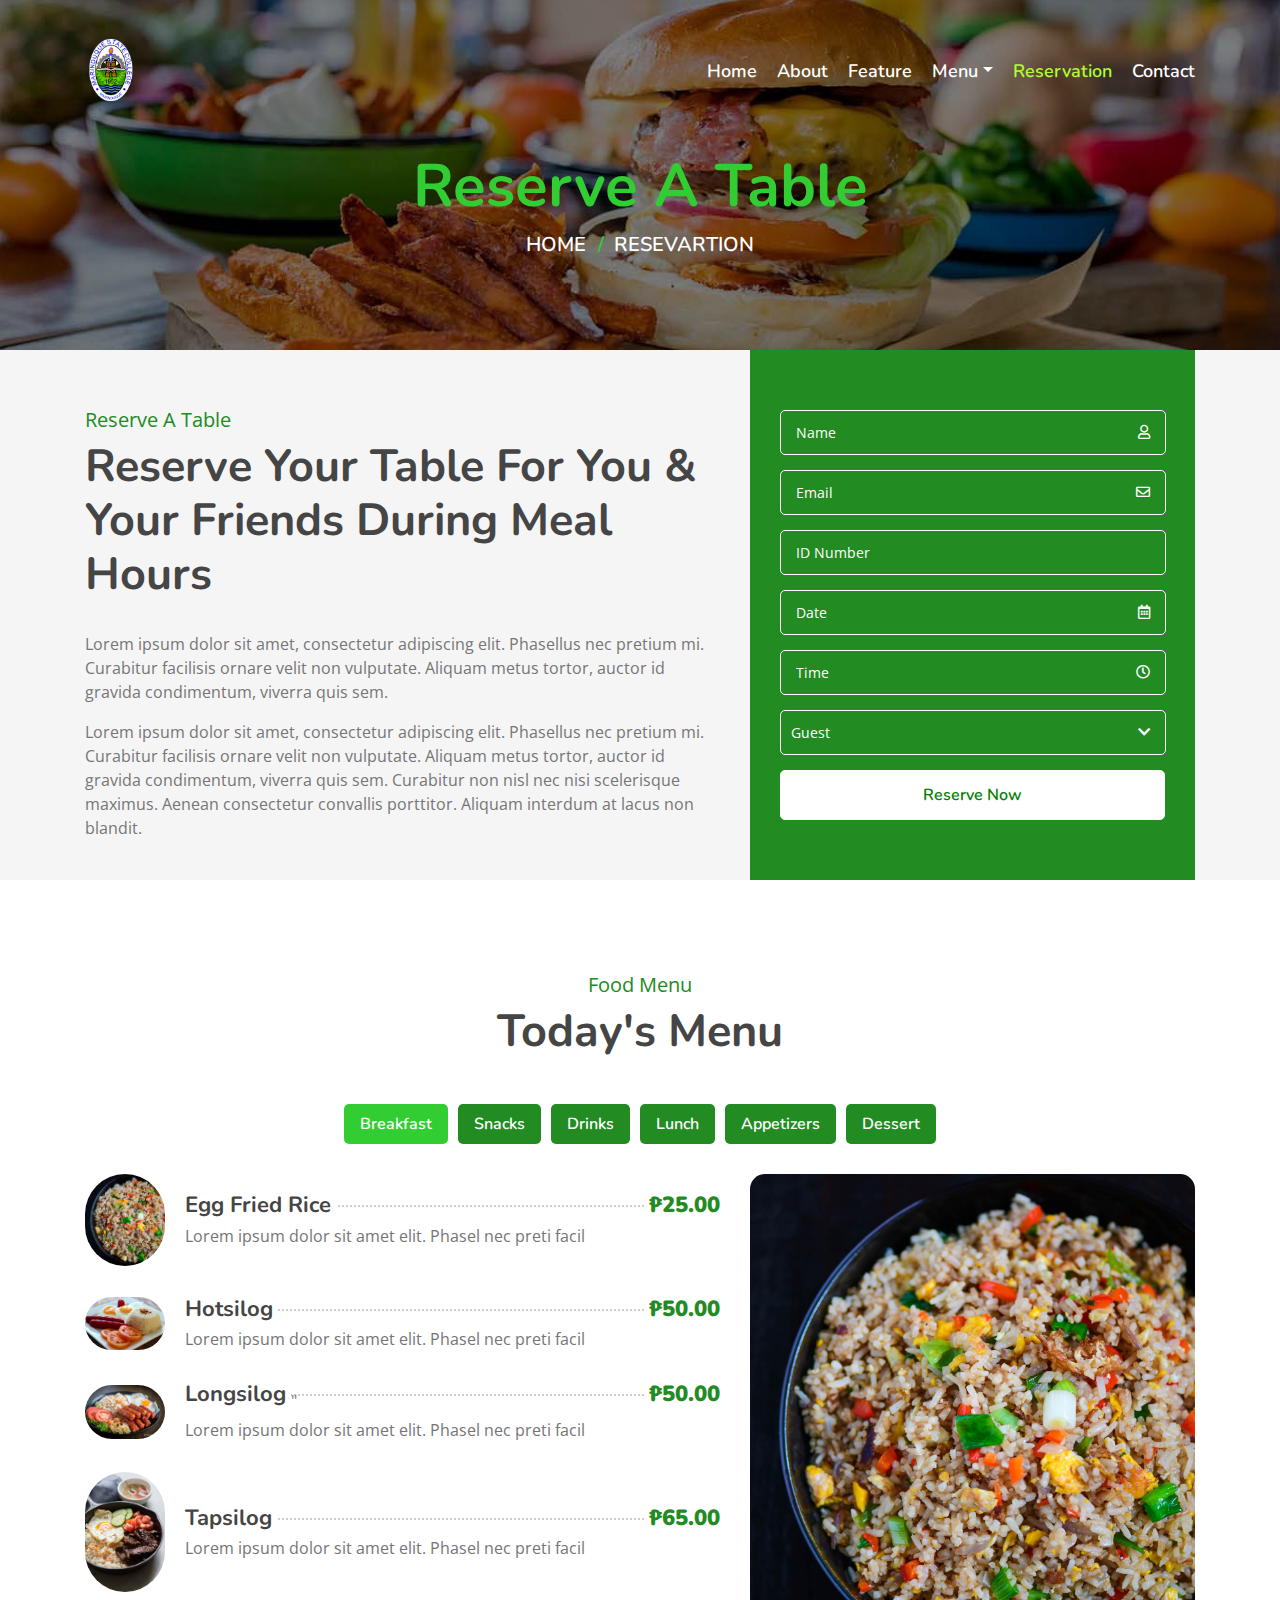
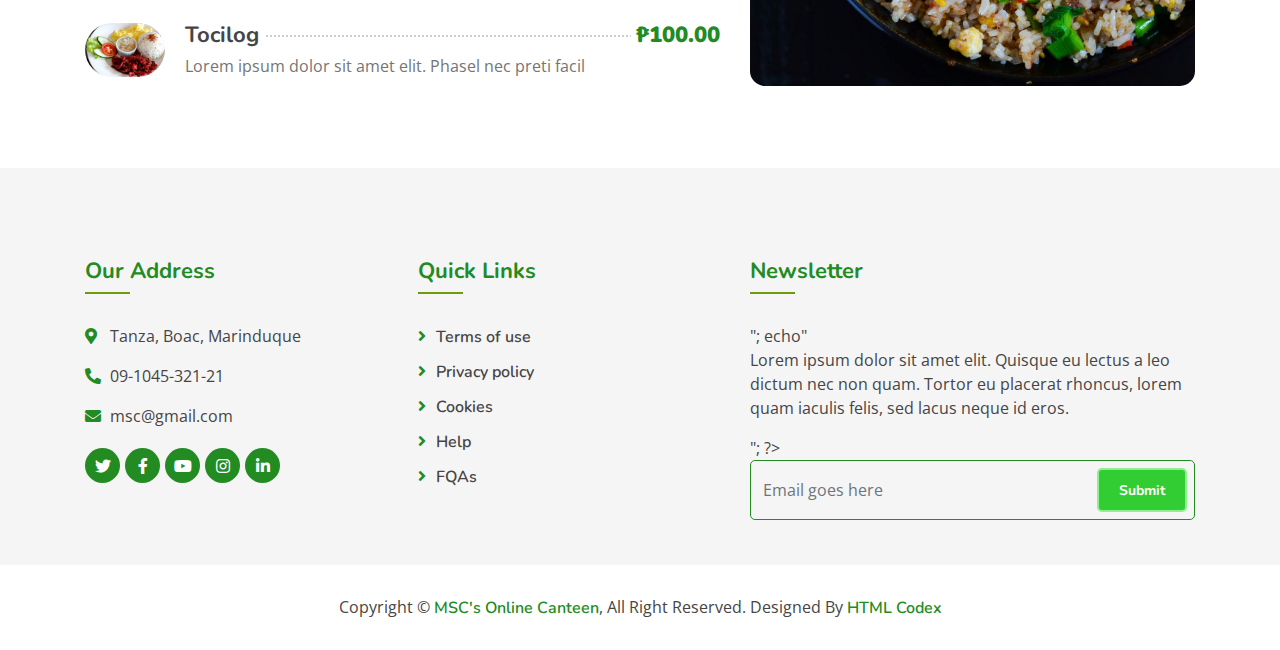
<file: reservation.html>
<!DOCTYPE html>
<html lang="en">
    <head>
        <meta charset="utf-8">
        <title>MSC's Online Canteen</title>
        <meta content="width=device-width, initial-scale=1.0" name="viewport">
 

        <!-- Favicon -->
        <link href="img/favicon.ico" rel="icon">

        <!-- Google Font -->
        <link href="https://fonts.googleapis.com/css?family=Open+Sans:300,400|Nunito:600,700" rel="stylesheet"> 
        
        <!-- CSS Libraries -->
        <link href="https://stackpath.bootstrapcdn.com/bootstrap/4.4.1/css/bootstrap.min.css" rel="stylesheet">
        <link href="https://cdnjs.cloudflare.com/ajax/libs/font-awesome/5.10.0/css/all.min.css" rel="stylesheet">
        <link href="lib/animate/animate.min.css" rel="stylesheet">
        <link href="lib/owlcarousel/assets/owl.carousel.min.css" rel="stylesheet">
        <link href="lib/flaticon/font/flaticon.css" rel="stylesheet">
        <link href="lib/tempusdominus/css/tempusdominus-bootstrap-4.min.css" rel="stylesheet" />

        <!-- Template Stylesheet -->
        <link href="css/style.css" rel="stylesheet">
    </head>

    <body>
          <!-- Nav Bar Start -->
        <div class="navbar navbar-expand-lg bg-light navbar-light">
            <div class="container-fluid">
                <a href="index.html" class="navbar-brand"><img src="img/msc-logo.png"></a>
                <button type="button" class="navbar-toggler" data-toggle="collapse" data-target="#navbarCollapse">
                    <span class="navbar-toggler-icon"></span>
                </button>

                <div class="collapse navbar-collapse justify-content-between" id="navbarCollapse">
                    <div class="navbar-nav ml-auto">
                        <a href="index.html" class="nav-item nav-link ">Home</a>
                        <a href="about.html" class="nav-item nav-link">About</a>
                        <a href="feature.html" class="nav-item nav-link">Feature</a>
                        <div class="nav-item dropdown">
                            <a href="#" class="nav-link dropdown-toggle" data-toggle="dropdown">Menu</a>
                            <div class="dropdown-menu">
                                <a href="breakfast.html" class="dropdown-item">Breakfast</a>
                                <a href="snacks.html" class="dropdown-item">Snacks</a>
                                <a href="lunch.html" class="dropdown-item">Lunch</a>
                                <a href="appetizers.html" class="dropdown-item">Appetizers</a>
                                <a href="drinks.html" class="dropdown-item">Drinks</a>
                                <a href="dessert.html" class="dropdown-item">Dessert</a>
                            </div>
                            </div>
                            
                        <a href="reservation.html" class="nav-item nav-link active">Reservation</a>
                        <a href="contact.html" class="nav-item nav-link">Contact</a>
                    </div>
                </div>
            </div>
        </div>
        <!-- Nav Bar End -->



        
        
        <!-- Page Header Start -->
        <div class="page-header mb-0">
            <div class="container">
                <div class="row">
                    <div class="col-12">
                        <h2>Reserve A Table</h2>
                    </div>
                    <div class="col-12">
                        <a href="">Home</a>
                        <a href="">Resevartion</a>
                    </div>
                </div>
            </div>
        </div>
        <!-- Page Header End -->
        
     
        <!-- Booking Start -->
        <div class="booking">
            <div class="container">
                <div class="row align-items-center">
                    <div class="col-lg-7">
                        <div class="booking-content">
                            <div class="section-header">
                                <p>Reserve A Table</p>
                                <h2>Reserve Your Table For You & Your Friends During Meal Hours</h2>
                            </div>
                            <div class="about-text">
                               <p>
                                    Lorem ipsum dolor sit amet, consectetur adipiscing elit. Phasellus nec pretium mi. Curabitur facilisis ornare velit non vulputate. Aliquam metus tortor, auctor id gravida condimentum, viverra quis sem.
                                </p>
                               <p>
                                    Lorem ipsum dolor sit amet, consectetur adipiscing elit. Phasellus nec pretium mi. Curabitur facilisis ornare velit non vulputate. Aliquam metus tortor, auctor id gravida condimentum, viverra quis sem. Curabitur non nisl nec nisi scelerisque maximus. Aenean consectetur convallis porttitor. Aliquam interdum at lacus non blandit.
                                </p>
                             
                            </div>
                        </div>
                    </div>
                    <div class="col-lg-5">
                        <div class="booking-form">
                            <form>
                                <div class="control-group">
                                    <div class="input-group">
                                        <input type="text" class="form-control" placeholder="Name" required="required" />
                                        <div class="input-group-append">
                                            <div class="input-group-text"><i class="far fa-user"></i></div>
                                        </div>
                                    </div>
                                </div>
                                <div class="control-group">
                                    <div class="input-group">
                                        <input type="email" class="form-control" placeholder="Email" required="required" />
                                        <div class="input-group-append">
                                            <div class="input-group-text"><i class="far fa-envelope"></i></div>
                                        </div>
                                    </div>
                                </div>
                                <div class="control-group">
                                    <div class="input-group">
                                        <input type="text" class="form-control" placeholder="ID Number" required="required" />
                                        <div class="input-group-append">
                                            <div class="input-group-text"> <i class="fa-light fa-id-card"></i></div>
                                        </div>
                                    </div>
                                </div>
                                <div class="control-group">
                                    <div class="input-group date" id="date" data-target-input="nearest">
                                        <input type="text" class="form-control datetimepicker-input" placeholder="Date" data-target="#date" data-toggle="datetimepicker"/>
                                        <div class="input-group-append" data-target="#date" data-toggle="datetimepicker">
                                            <div class="input-group-text"><i class="far fa-calendar-alt"></i></div>
                                        </div>
                                    </div>
                                </div>
                                <div class="control-group">
                                    <div class="input-group time" id="time" data-target-input="nearest">
                                        <input type="text" class="form-control datetimepicker-input" placeholder="Time" data-target="#time" data-toggle="datetimepicker"/>
                                        <div class="input-group-append" data-target="#time" data-toggle="datetimepicker">
                                            <div class="input-group-text"><i class="far fa-clock"></i></div>
                                        </div>
                                    </div>
                                </div>
                                <div class="control-group">
                                    <div class="input-group">
                                        <select class="custom-select form-control">
                                            <option selected>Guest</option>
                                            <option value="1">1 Guest</option>
                                            <option value="2">2 Guest</option>
                                            <option value="3">3 Guest</option>
                                            <option value="4">4 Guest</option>
                                            <option value="5">5 Guest</option>
                                            <option value="6">6 Guest</option>
                                            <option value="7">7 Guest</option>
                                            <option value="8">8 Guest</option>
                                            <option value="9">9 Guest</option>
                                            <option value="10">10 Guest</option>
                                        </select>
                                        <div class="input-group-append">
                                            <div class="input-group-text"><i class="fa fa-chevron-down"></i></div>
                                        </div>
                                    </div>
                                </div>
                                <div>
                                    <button class="btn custom-btn" type="submit" href="reservation.php">Reserve Now</button>
                                </div>
                            </form>
                        </div>
                    </div>
                </div>
            </div>
        </div>
        <!-- Booking End -->
              
      <!-- Menu Start -->
          <div class="menu">
            <div class="container">
                <div class="section-header text-center">
                    <p>Food Menu</p>
                   <h2>Today's Menu</h2>
                </div>
                <div class="menu-tab">
                    <ul class="nav nav-pills justify-content-center">
                        <li class="nav-item">
                            <a class="nav-link active" data-toggle="pill" href="#breakfast">Breakfast</a>
                        </li>
                        <li class="nav-item">
                            <a class="nav-link" data-toggle="pill" href="#snacks">Snacks</a>
                        </li>
                        <li class="nav-item">
                            <a class="nav-link" data-toggle="pill" href="#drinks">Drinks</a>
                        </li>
                        <li class="nav-item">
                            <a class="nav-link" data-toggle="pill" href="#lunch">Lunch</a>
                        </li>
                        <li class="nav-item">
                            <a class="nav-link" data-toggle="pill" href="#appetizers">Appetizers</a>
                        </li>
                        <li class="nav-item">
                            <a class="nav-link" data-toggle="pill" href="#dessert">Dessert</a>
                        </li>
                    </ul>
                    <div class="tab-content">
                        <div id="breakfast" class="container tab-pane active">
                            <div class="row">
                                <div class="col-lg-7 col-md-12">
                                    <div class="menu-item">
                                        <div class="menu-img">
                                            <img src="img/egg-fried-rice.jpg" alt="Image">
                                        </div>
                                        <div class="menu-text">
                                           <h3><span>Egg Fried Rice</span> <strong>₱25.00</strong></h3>
                                          <p>Lorem ipsum dolor sit amet elit. Phasel nec preti facil</p>
                                        </div>
                                    </div>
                                    <div class="menu-item">
                                        <div class="menu-img">
                                            <img src="img/hotsilog.jpg" alt="Image">
                                        </div>
                                        <div class="menu-text">
                                            <h3><span>Hotsilog</span> <strong>₱50.00</strong></h3>
                                            <p>Lorem ipsum dolor sit amet elit. Phasel nec preti facil</p>
                                        </div>
                                    </div>
                                    <div class="menu-item">
                                        <div class="menu-img">
                                            <img src="img/longsilog.jpg" alt="Image">
                                        </div>
                                        <div class="menu-text">
                                           
                                           <h3><span>Longsilog</span> <strong>₱50.00</strong></h3>"
                                            <p>Lorem ipsum dolor sit amet elit. Phasel nec preti facil</p>
                                        </div>
                                    </div>
                                    <div class="menu-item">
                                        <div class="menu-img">
                                            <img src="img/filipino-beef-tapa-tapsilog-1.jpg" alt="Image">
                                        </div>
                                        <div class="menu-text">
                                            <h3><span>Tapsilog</span> <strong>₱65.00</strong></h3>
                                            <p>Lorem ipsum dolor sit amet elit. Phasel nec preti facil</p>
                                        </div>
                                    </div>
                                    <div class="menu-item">
                                        <div class="menu-img">
                                            <img src="img/tocilog.jpg" alt="Image">
                                        </div>
                                        <div class="menu-text">
                                            <h3><span>Tocilog</span> <strong>₱100.00</strong></h3>
                                            <p>Lorem ipsum dolor sit amet elit. Phasel nec preti facil</p>
                                        </div>
                                    </div>
                                </div>
                                <div class="col-lg-5 d-none d-lg-block">
                                    <img src="img/egg-fried-rice.jpg" alt="Image">
                                </div>
                            </div>
                        </div>
                        <div id="snacks" class="container tab-pane fade">
                            <div class="row">
                                <div class="col-lg-7 col-md-12">
                                    <div class="menu-item">
                                        <div class="menu-img">
                                            <img src="img/snacks-nova.jpg" alt="Image">
                                        </div>
                                        <div class="menu-text">
                                           <h3><span>Nova</span> <strong>₱15.00</strong></h3>
                                            <p>Lorem ipsum dolor sit amet elit. Phasel nec preti facil</p>
                                        </div>
                                    </div>
                                    <div class="menu-item">
                                        <div class="menu-img">
                                            <img src="img/snacks-piattos.jpg" alt="Image">
                                        </div>
                                        <div class="menu-text">
                                           <h3><span>Piattos</span> <strong>₱15.00</strong></h3>
                                            <p>Lorem ipsum dolor sit amet elit. Phasel nec preti facil</p>
                                        </div>
                                    </div>
                                    <div class="menu-item">
                                        <div class="menu-img">
                                            <img src="img/snacks-rebisco.jpeg" alt="Image">
                                        </div>
                                        <div class="menu-text">
                                            <h3><span>Rebisco</span> <strong>₱7.00</strong></h3>
                                           <p>Lorem ipsum dolor sit amet elit. Phasel nec preti facil</p>
                                        </div>
                                    </div>
                                    <div class="menu-item">
                                        <div class="menu-img">
                                            <img src="img/snacks-skyflakes.jpg" alt="Image">
                                        </div>
                                        <div class="menu-text">
                                            <h3><span>Skyflakes</span> <strong>₱25.00</strong></h3>
                                            <p>Lorem ipsum dolor sit amet elit. Phasel nec preti facil</p>
                                        </div>
                                    </div>
                                </div>
                                <div class="col-lg-5 d-none d-lg-block">
                                    <img src="img/roller-coaster.jpg" alt="Image">
                                </div>
                            </div>
                        </div>
                        <div id="drinks" class="container tab-pane fade">
                            <div class="row">
                                <div class="col-lg-7 col-md-12">
                                    <div class="menu-item">
                                        <div class="menu-img">
                                            <img src="img/drinks-cocacola.jpg" alt="Image">
                                        </div>
                                        <div class="menu-text">
                                            <h3><span>Coca-cola</span> <strong>₱15.00</strong></h3>
                                            <p>Lorem ipsum dolor sit amet elit. Phasel nec preti facil</p>
                                        </div>
                                    </div>
                                    <div class="menu-item">
                                        <div class="menu-img">
                                            <img src="img/drinks-royal.jpg" alt="Image">
                                        </div>
                                        <div class="menu-text">
                                          <h3><span>Royal</span> <strong>₱15.00</strong></h3>
                                          <p>Lorem ipsum dolor sit amet elit. Phasel nec preti facil</p>
                                        </div>
                                    </div>
                                    <div class="menu-item">
                                        <div class="menu-img">
                                            <img src="img/drinks-milktea.jpg" alt="Image">
                                        </div>
                                        <div class="menu-text">
                                           <h3><span>Milk Tea</span> <strong>₱65.00</strong></h3>
                                           <p>Lorem ipsum dolor sit amet elit. Phasel nec preti facil</p>

                                        </div>
                                    </div>
                                    <div class="menu-item">
                                        <div class="menu-img">
                                            <img src="img/drinks-icedtea.jpg" alt="Image">
                                        </div>
                                        <div class="menu-text">
                                           <h3><span>Iced Tea</span> <strong>₱25.00</strong></h3>
                                           <p>Lorem ipsum dolor sit amet elit. Phasel nec preti facil</p>
                                        </div>
                                    </div>
                                    <div class="menu-item">
                                        <div class="menu-img">
                                            <img src="img/sprite.jpg" alt="Image">
                                        </div>
                                        <div class="menu-text">
                                            <h3><span>Sprite</span> <strong>₱15.00</strong></h3>
                                            <p>Lorem ipsum dolor sit amet elit. Phasel nec preti facil</p>
                                        </div>
                                    </div>
                                </div>
                                <div class="col-lg-5 d-none d-lg-block">
                                    <img src="img/drinks-cocacola.jpg" alt="Image">
                                </div>  
                            </div>
                        </div>
            
            <div id="lunch" class="container tab-pane fade">
                <div class="row">
                    <div class="col-lg-7 col-md-12">
                        <div class="menu-item">
                            <div class="menu-img">
                                <img src="img/adobo.jpg" alt="Image">
                            </div>
                            <div class="menu-text">
                                <h3><span>Pork Adobo</span> <strong>₱50.00</strong></h3>
                                <p>Lorem ipsum dolor sit amet elit. Phasel nec preti facil</p>
                            </div>
                        </div>
                        <div class="menu-item">
                            <div class="menu-img">
                                <img src="img/chicken curry.png" alt="Image">
                            </div>
                            <div class="menu-text">
                                <h3><span>Chicken Curry</span> <strong>₱50.00</strong></h3>
                                <p>Lorem ipsum dolor sit amet elit. Phasel nec preti facil</p>
                            </div>
                        </div>
                        <div class="menu-item">
                            <div class="menu-img">
                                <img src="img/chicken-nuggets-square.jpg" alt="Image">
                            </div>
                            <div class="menu-text">
                                <h3><span>Chicken Nuggets</span> <strong>₱15.00</strong></h3><p>Lorem ipsum dolor sit amet elit. Phasel nec preti facil</p>
                            </div>
                        </div>
                        <div class="menu-item">
                            <div class="menu-img">
                                <img src="img/linch beefsteak.jpg" alt="Image">
                            </div>
                            <div class="menu-text">
                                <h3><span>Beef Steak</span> <strong>₱65.00</strong></h3>
                                <p>Lorem ipsum dolor sit amet elit. Phasel nec preti facil</p>
                            </div>
                        </div>
                        <div class="menu-item">
                            <div class="menu-img">
                                <img src="img/caldereta.jpg" alt="Image">
                            </div>
                            <div class="menu-text">
                                <h3><span>Caldereta</span> <strong>₱50.00</strong></h3>
                                <p>Lorem ipsum dolor sit amet elit. Phasel nec preti facil</p>
                            </div>
                        </div>
                    </div>
                    <div class="col-lg-5 d-none d-lg-block">
                        <img src="img/adobo.jpg" alt="Image">
                    </div>
                </div>
            </div>
            <div id="appetizers" class="container tab-pane fade" >
                <div class="row">
                    <div class="col-lg-7 col-md-12">
                        <div class="menu-item">
                            <div class="menu-img">
                                <img src="img/app-lumpia.jpg" alt="Image">
                            </div>
                            <div class="menu-text">
                                <h3><span>Lumpiang Shanghai</span> <strong>₱15.00</strong></h3>
                                <p>Lorem ipsum dolor sit amet elit. Phasel nec preti facil</p>
                            </div>
                        </div>
                        <div class="menu-item">
                            <div class="menu-img">
                                <img src="img/potato mojos.jpg" alt="Image">
                            </div>
                            <div class="menu-text">
                                <h3><span>Potato Mojos</span> <strong>₱15.00</strong></h3>
                                <p>Lorem ipsum dolor sit amet elit. Phasel nec preti facil</p>
                            </div>
                        </div>
                        <div class="menu-item">
                            <div class="menu-img">
                                <img src="img/cheesy-dynamite.jpg" alt="Image">
                            </div>
                            <div class="menu-text">
                               
                               <h3><span>Cheesy Dynamite</span> <strong>₱15.00</strong></h3>
                               <p>Lorem ipsum dolor sit amet elit. Phasel nec preti facil</p>
                            </div>
                        </div>
                        <div class="menu-item">
                            <div class="menu-img">
                                <img src="img/coconut-shrimp.jpg" alt="Image">
                            </div>
                            <div class="menu-text">
                               <h3><span>Coconut Shrimp</span> <strong>₱25.00</strong></h3>
                               <p>Lorem ipsum dolor sit amet elit. Phasel nec preti facil</p>
                            </div>
                        </div>
                    </div>
                    <div class="col-lg-5 d-none d-lg-block">
                        <img src="img/potato mojos.jpg" alt="Image">
                    </div>
                </div>
            </div>
            <div id="dessert" class="container tab-pane fade">
                <div class="row">
                    <div class="col-lg-7 col-md-12">
                        <div class="menu-item">
                            <div class="menu-img">
                                <img src="img/snacks-puto.jpg" alt="Image">
                            </div>
                            <div class="menu-text">
                                <h3><span>Puto</span> <strong>₱15.00</strong></h3>
                                <p>Lorem ipsum dolor sit amet elit. Phasel nec preti facil</p>
                            </div>
                        </div>
                        <div class="menu-item">
                            <div class="menu-img">
                                <img src="img/dessert-cassavacake.jpg" alt="Image">
                            </div>
                            <div class="menu-text">
                               <h3><span>Cassava Cake</span> <strong>₱10.00</strong></h3>
                               <p>Lorem ipsum dolor sit amet elit. Phasel nec preti facil</p>
                            </div>
                        </div>
                        <div class="menu-item">
                            <div class="menu-img">
                                <img src="img/dessert-halohalo.jpg" alt="Image">
                            </div>
                            <div class="menu-text">
                                <h3><span>Halo Halo</span> <strong>₱25.00</strong></h3>
                                <p>Lorem ipsum dolor sit amet elit. Phasel nec preti facil</p>
                            </div>
                        </div>
                        <div class="menu-item">
                            <div class="menu-img">
                                <img src="img/dessert-majablanca.jpg" alt="Image">
                            </div>
                            <div class="menu-text">
                                <h3><span>Maja Blanca</span> <strong>₱25.00</strong></h3>
                                <p>Lorem ipsum dolor sit amet elit. Phasel nec preti facil</p>
                            </div>
                        </div>
                    </div>
                    <div class="col-lg-5 d-none d-lg-block">
                        <img src="img/dessert-halohalo.jpg" alt="Image">
                    </div>  

                </div>
            </div>
        </div>
    </div>
</div>
</div>
        <!-- Menu End -->
        


        <!-- Footer Start -->
        <div class="footer">
            <div class="container">
                <div class="row">
                    <div class="col-lg-7">
                        <div class="row">
                            <div class="col-md-6">
                                <div class="footer-contact">
                                    <h2>Our Address</h2>
                                    <p><i class="fa fa-map-marker-alt"></i>Tanza, Boac, Marinduque</p>
                                    <p><i class="fa fa-phone-alt"></i>09-1045-321-21</p>
                                    <p><i class="fa fa-envelope"></i>msc@gmail.com</p>
                                    <div class="footer-social">
                                        <a href=""><i class="fab fa-twitter"></i></a>
                                        <a href=""><i class="fab fa-facebook-f"></i></a>
                                        <a href=""><i class="fab fa-youtube"></i></a>
                                        <a href=""><i class="fab fa-instagram"></i></a>
                                        <a href=""><i class="fab fa-linkedin-in"></i></a>
                                    </div>
                                </div>
                            </div>
                            <div class="col-md-6">
                                <div class="footer-link">
                                    <h2>Quick Links</h2>
                                    <a href="terms.html">Terms of use</a>
                                    <a href="privacypolicy.html">Privacy policy</a>
                                    <a href="cookies.html">Cookies</a>
                                    <a href="">Help</a>
                                    <a href="">FQAs</a>
                                </div>
                            </div>
                        </div>
                    </div>
                    <div class="col-lg-5">
                        <div class="footer-newsletter">
                            <h2>Newsletter</h2>";
                            echo"<p>
                                Lorem ipsum dolor sit amet elit. Quisque eu lectus a leo dictum nec non quam. Tortor eu placerat rhoncus, lorem quam iaculis felis, sed lacus neque id eros.
                            </p>";
                            ?>
                            <div class="form">
                                <input class="form-control" placeholder="Email goes here">
                                <button class="btn custom-btn">Submit</button>
                            </div>
                        </div>
                    </div>
                </div>
            </div>
            <div class="copyright">
                <div class="container">
                    
                    <p>Copyright &copy; <a href="#">MSC's Online Canteen</a>, All Right Reserved.</p>
                   <p>Designed By <a href="https://htmlcodex.com">HTML Codex</a></p>
                </div>
            </div>
        </div>
        <!-- Footer End -->
        <a href="#" class="back-to-top"><i class="fa fa-chevron-up"></i></a>

        <!-- JavaScript Libraries -->
        <script src="https://code.jquery.com/jquery-3.4.1.min.js"></script>
        <script src="https://stackpath.bootstrapcdn.com/bootstrap/4.4.1/js/bootstrap.bundle.min.js"></script>
        <script src="lib/easing/easing.min.js"></script>
        <script src="lib/owlcarousel/owl.carousel.min.js"></script>
        <script src="lib/tempusdominus/js/moment.min.js"></script>
        <script src="lib/tempusdominus/js/moment-timezone.min.js"></script>
        <script src="lib/tempusdominus/js/tempusdominus-bootstrap-4.min.js"></script>
        
        <!-- Contact Javascript File -->
        <script src="mail/jqBootstrapValidation.min.js"></script>
        <script src="mail/contact.js"></script>

        <!-- Template Javascript -->
        <script src="js/main.js"></script>
    </body>
</html>
</file>
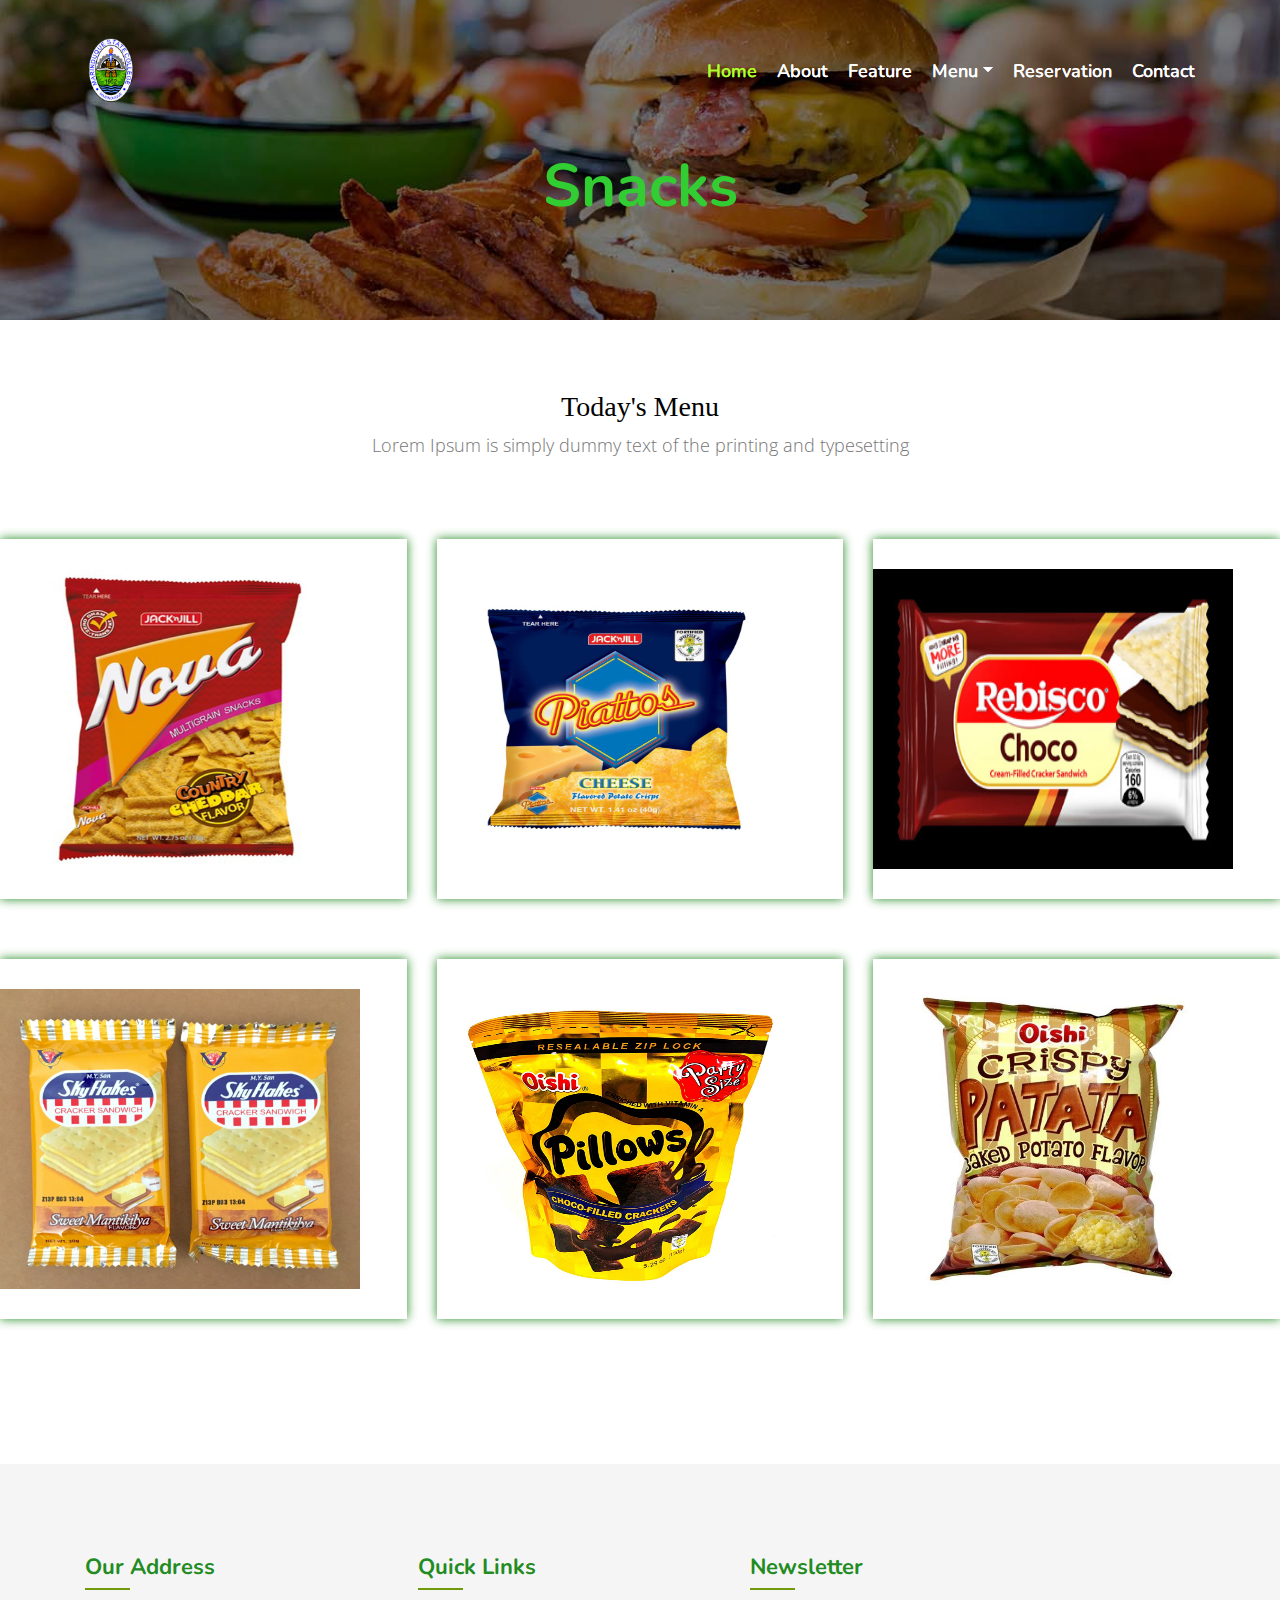
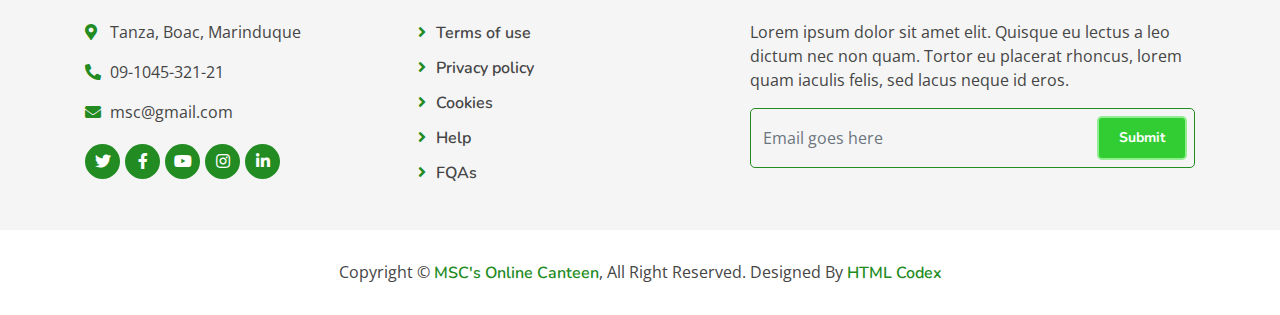
<file: snacks.html>
<!-- Nav Bar Start -->
        <div class="navbar navbar-expand-lg bg-light navbar-light">
            <div class="container-fluid">
                <a href="index.php" class="navbar-brand"><img src="img/msc-logo.png"></a>
                <button type="button" class="navbar-toggler" data-toggle="collapse" data-target="#navbarCollapse">
                    <span class="navbar-toggler-icon"></span>
                </button>

                <div class="collapse navbar-collapse justify-content-between" id="navbarCollapse">
                    <div class="navbar-nav ml-auto">
                        <a href="index.php" class="nav-item nav-link active">Home</a>
                        <a href="about.php" class="nav-item nav-link">About</a>
                        <a href="feature.php" class="nav-item nav-link">Feature</a>
                        <div class="nav-item dropdown">
                            <a href="#" class="nav-link dropdown-toggle" data-toggle="dropdown">Menu</a>
                            <div class="dropdown-menu">
                                <a href="breakfast.php" class="dropdown-item">Breakfast</a>
                                <a href="snacks.php" class="dropdown-item">Snacks</a>
                                <a href="lunch.php" class="dropdown-item">Lunch</a>
                                <a href="appetizers.php" class="dropdown-item">Appetizers</a>
                                <a href="drinks.php" class="dropdown-item">Drinks</a>
                                <a href="dessert.php" class="dropdown-item">Dessert</a>
                            </div>
                            </div>
                            
                        <a href="reservation.php" class="nav-item nav-link">Reservation</a>
                        <a href="contact.php" class="nav-item nav-link">Contact</a>
                    </div>
                </div>
            </div>
        </div>
        <!-- Nav Bar End -->
<!DOCTYPE html>
<html lang="en">
    <head>
        <meta charset="utf-8">
        <title>MSC's Online Canteen</title>
        <meta content="width=device-width, initial-scale=1.0" name="viewport">
 

        <!-- Favicon -->
        <link href="img/favicon.ico" rel="icon">

        <!-- Google Font -->
        <link href="https://fonts.googleapis.com/css?family=Open+Sans:300,400|Nunito:600,700" rel="stylesheet"> 
        
        <!-- CSS Libraries -->
        <link href="https://stackpath.bootstrapcdn.com/bootstrap/4.4.1/css/bootstrap.min.css" rel="stylesheet">
        <link href="https://cdnjs.cloudflare.com/ajax/libs/font-awesome/5.10.0/css/all.min.css" rel="stylesheet">
        <link href="lib/animate/animate.min.css" rel="stylesheet">
        <link href="lib/owlcarousel/assets/owl.carousel.min.css" rel="stylesheet">
        <link href="lib/flaticon/font/flaticon.css" rel="stylesheet">
        <link href="lib/tempusdominus/css/tempusdominus-bootstrap-4.min.css" rel="stylesheet" />

        <!-- Template Stylesheet -->
        <link href="css/style.css" rel="stylesheet">
    </head>

    <body>
        <!-- Nav Bar Start -->
        <div class="navbar navbar-expand-lg bg-light navbar-light">
            <div class="container-fluid">
                <a href="index.php" class="navbar-brand"><img src="img/msc-logo.png"></a>
                <button type="button" class="navbar-toggler" data-toggle="collapse" data-target="#navbarCollapse">
                    <span class="navbar-toggler-icon"></span>
                </button>

                <div class="collapse navbar-collapse justify-content-between" id="navbarCollapse">
                    <div class="navbar-nav ml-auto">
                        <a href="index.php" class="nav-item nav-link active">Home</a>
                        <a href="about.php" class="nav-item nav-link">About</a>
                        <a href="feature.php" class="nav-item nav-link">Feature</a>
                        <div class="nav-item dropdown">
                            <a href="#" class="nav-link dropdown-toggle" data-toggle="dropdown">Menu</a>
                            <div class="dropdown-menu">
                                <a href="breakfast.php" class="dropdown-item">Breakfast</a>
                                <a href="snacks.php" class="dropdown-item">Snacks</a>
                                <a href="lunch.php" class="dropdown-item">Lunch</a>
                                <a href="appetizers.php" class="dropdown-item">Appetizers</a>
                                <a href="drinks.php" class="dropdown-item">Drinks</a>
                                <a href="dessert.php" class="dropdown-item">Dessert</a>
                            </div>
                            </div>
                            
                        <a href="reservation.php" class="nav-item nav-link">Reservation</a>
                        <a href="contact.php" class="nav-item nav-link">Contact</a>
                    </div>
                </div>
            </div>
        </div>
        <!-- Nav Bar End -->

        
        <!-- Page Header Start -->
        <div class="page-header mb-0">
            <div class="container">
                <div class="row">
                    <div class="col-12">
                        <h2>Snacks</h2>
                    </div>
                </div>
            </div>
        </div>
        <!-- Page Header End -->
        
        
     
        <!-- Breakfast Starts Here -->
        <div class="menu-box">
            <div class="container">
                <div class="row">
                    <div class="col-lg-12">
                        <div class="heading-title text-center">
                            <h2>Today's Menu</h2>
                            <p>Lorem Ipsum is simply dummy text of the printing and typesetting</p>
                        </div>
                    </div>
                </div>
                </div>
                    
                <div class="row special-list">
                    <div class="col-lg-4 col-md-6 special-grid drinks">
                        <div class="gallery-single fix">
                            <img src="img/snacks-nova.jpg" class="img-fluid" alt="Image">
                            <div class="why-text">
                                <h4>Nova</h4>
                                <p>Sed id magna vitae eros sagittis euismod.</p>
                                <h5> ₱15.00</h5>
                                <a class="btn custom-btn" href="">Order Now</a>
                                <a class="btn custom-btn" href="">Reserve Table</a>
                            </div>
                        </div>
                    </div>
                    
                    <div class="col-lg-4 col-md-6 special-grid drinks">
                        <div class="gallery-single fix">
                            <img src="img/snacks-piattos.jpg" class="img-fluid" alt="Image">
                            <div class="why-text">
                                <h4>Piattos</h4>
                                <p>Sed id magna vitae eros sagittis euismod.</p>
                                <h5>₱15.00</h5>
                                <a class="btn custom-btn" href="">Order Now</a>
                                <a class="btn custom-btn" href="">Reserve Table</a>
                            </div>
                        </div>
                    </div>
                    
                    <div class="col-lg-4 col-md-6 special-grid drinks">
                        <div class="gallery-single fix">
                            <img src="img/snacks-rebisco.jpeg" class="img-fluid" alt="Image">
                            <div class="why-text">
                                <h4>Rebisco</h4>
                                <p>Sed id magna vitae eros sagittis euismod.</p>
                                <h5>₱7.00</h5>
                                <a class="btn custom-btn" href="">Order Now</a>
                                <a class="btn custom-btn" href="">Reserve Table</a>
                            </div>
                        </div>
                    </div>
                    
                    <div class="col-lg-4 col-md-6 special-grid lunch">
                        <div class="gallery-single fix">
                            <img src="img/snacks-skyflakes.jpg" class="img-fluid" alt="Image">
                            <div class="why-text">
                                <h4>Skyflakes</h4>
                                <p>Sed id magna vitae eros sagittis euismod.</p>
                                <h5>₱7.00</h5>
                                <a class="btn custom-btn" href="">Order Now</a>
                                <a class="btn custom-btn" href="">Reserve Table</a>
                            </div>
                        </div>
                    </div>
                    
                    <div class="col-lg-4 col-md-6 special-grid lunch">
                        <div class="gallery-single fix">
                            <img src="img/pillows.jpg" class="img-fluid" alt="Image">
                            <div class="why-text">
                                <h4>Pillows</h4>
                                <p>Sed id magna vitae eros sagittis euismod.</p>
                                <h5>₱15.00</h5>
                                <a class="btn custom-btn" href="">Order Now</a>
                                <a class="btn custom-btn" href="">Reserve Table</a>
                            </div>
                        </div>
                    </div>
                    
                    <div class="col-lg-4 col-md-6 special-grid lunch">
                        <div class="gallery-single fix">
                            <img src="img/patata.jpg" class="img-fluid" alt="Image">
                            <div class="why-text">
                            <h4>Patata</h4>
                            <p>Sed id magna vitae eros sagittis euismod.</p>
                            <h5>₱15.00</h5>";
                                <a class="btn custom-btn" href="">Order Now</a>
                                <a class="btn custom-btn" href="">Reserve Table</a>
                            </div>
                        </div>
                    </div>
                    
                   
                    
                </div>
            </div>
        </div>

        <!-- Breakfast -->
        
        

        <!-- Footer Start -->
        <div class="footer">
            <div class="container">
                <div class="row">
                    <div class="col-lg-7">
                        <div class="row">
                            <div class="col-md-6">
                                <div class="footer-contact">
                                    <h2>Our Address</h2>
                                    <p><i class="fa fa-map-marker-alt"></i>Tanza, Boac, Marinduque</p>
                                    <p><i class="fa fa-phone-alt"></i>09-1045-321-21</p>
                                    <p><i class="fa fa-envelope"></i>msc@gmail.com</p>
                                    <div class="footer-social">
                                        <a href=""><i class="fab fa-twitter"></i></a>
                                        <a href=""><i class="fab fa-facebook-f"></i></a>
                                        <a href=""><i class="fab fa-youtube"></i></a>
                                        <a href=""><i class="fab fa-instagram"></i></a>
                                        <a href=""><i class="fab fa-linkedin-in"></i></a>
                                    </div>
                                </div>
                            </div>
                            <div class="col-md-6">
                                <div class="footer-link">
                                    <h2>Quick Links</h2>
                                    <a href="">Terms of use</a>
                                    <a href="">Privacy policy</a>
                                    <a href="">Cookies</a>
                                    <a href="">Help</a>
                                    <a href="">FQAs</a>
                                </div>
                            </div>
                        </div>
                    </div>
                    <div class="col-lg-5">
                        <div class="footer-newsletter">
                            <h2>Newsletter</h2>
                            <p>
                                Lorem ipsum dolor sit amet elit. Quisque eu lectus a leo dictum nec non quam. Tortor eu placerat rhoncus, lorem quam iaculis felis, sed lacus neque id eros.
                            </p>
                            <div class="form">
                                <input class="form-control" placeholder="Email goes here">
                                <button class="btn custom-btn">Submit</button>
                            </div>
                        </div>
                    </div>
                </div>
            </div>
            <div class="copyright">
                <div class="container">
                    <p>Copyright &copy; <a href="#">MSC's Online Canteen</a>, All Right Reserved.</p>
                    <p>Designed By <a href="https://htmlcodex.com">HTML Codex</a></p>
                </div>
            </div>
        </div>
        <!-- Footer End -->
        <a href="#" class="back-to-top"><i class="fa fa-chevron-up"></i></a>

        <!-- JavaScript Libraries -->
        <script src="https://code.jquery.com/jquery-3.4.1.min.js"></script>
        <script src="https://stackpath.bootstrapcdn.com/bootstrap/4.4.1/js/bootstrap.bundle.min.js"></script>
        <script src="lib/easing/easing.min.js"></script>
        <script src="lib/owlcarousel/owl.carousel.min.js"></script>
        <script src="lib/tempusdominus/js/moment.min.js"></script>
        <script src="lib/tempusdominus/js/moment-timezone.min.js"></script>
        <script src="lib/tempusdominus/js/tempusdominus-bootstrap-4.min.js"></script>
        
        <!-- Contact Javascript File -->
        <script src="mail/jqBootstrapValidation.min.js"></script>
        <script src="mail/contact.js"></script>

        <!-- Template Javascript -->
        <script src="js/main.js"></script>
    </body>
</html>
</file>
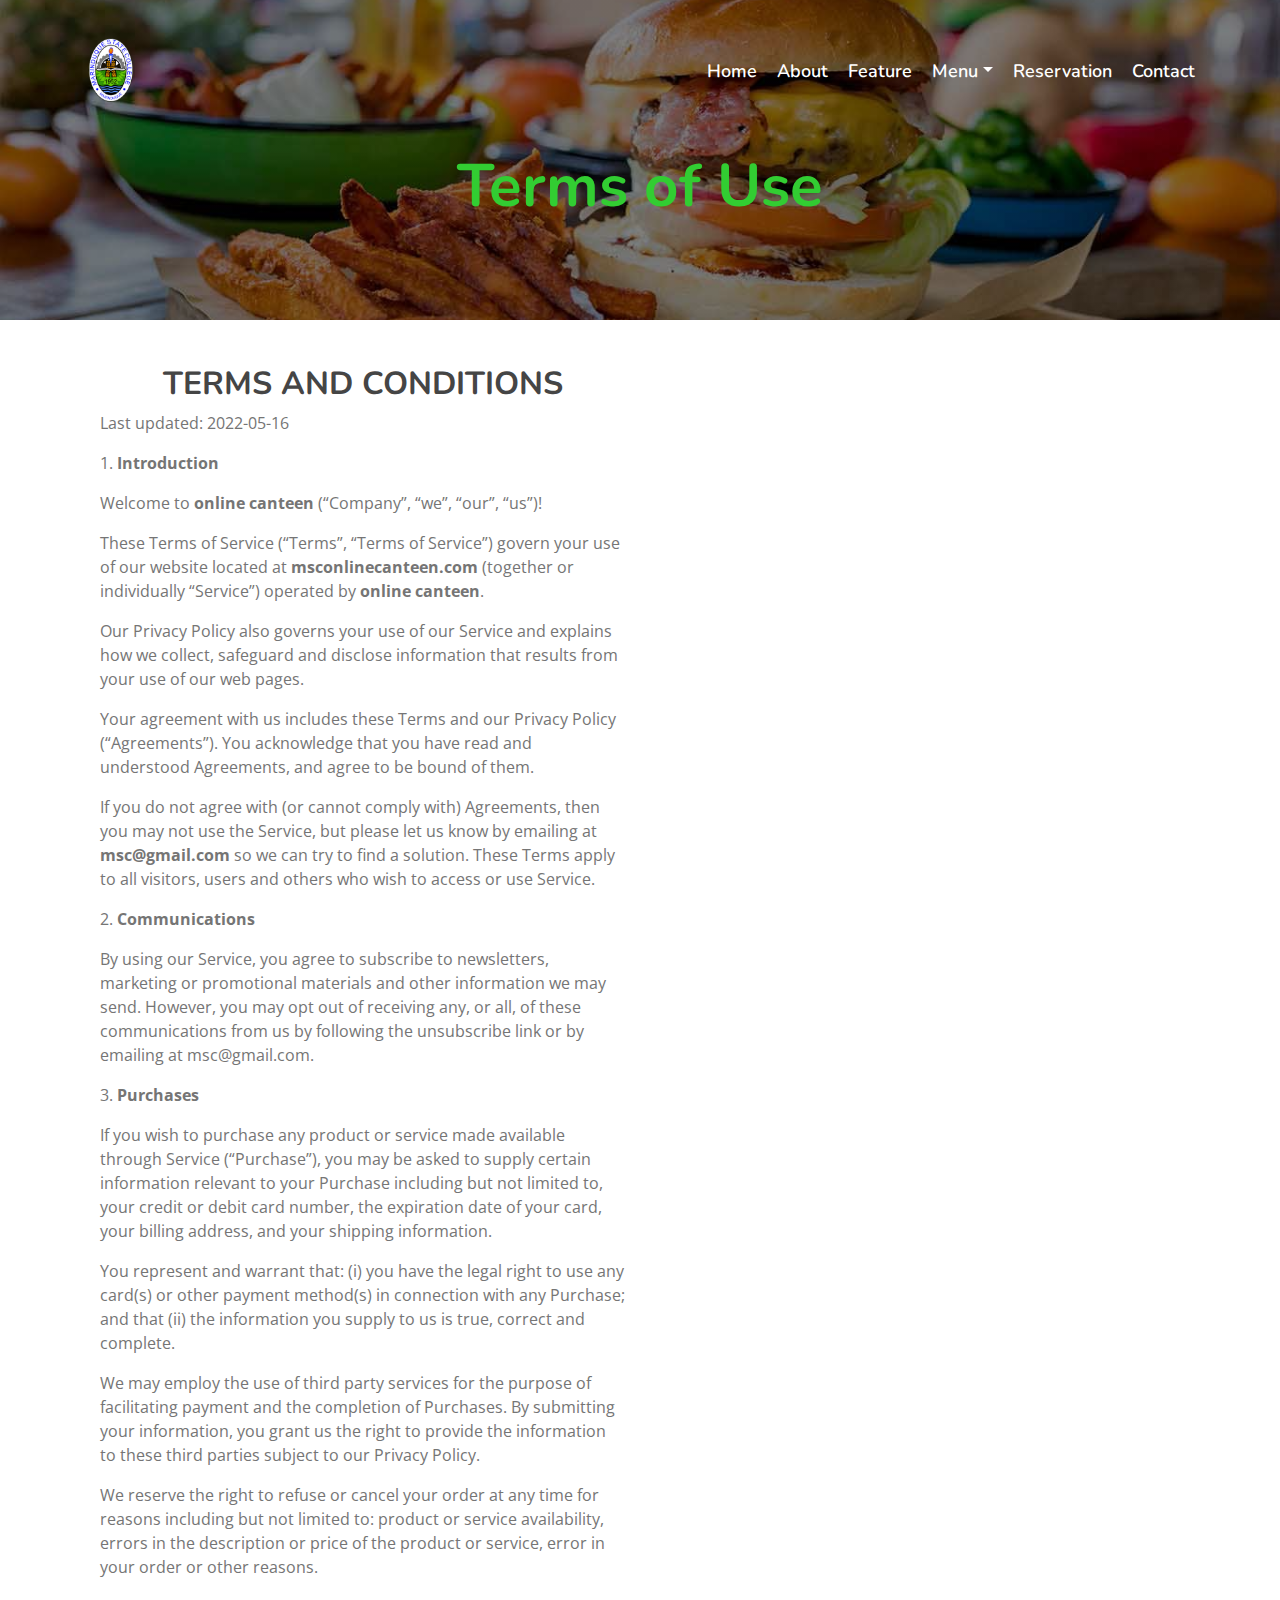
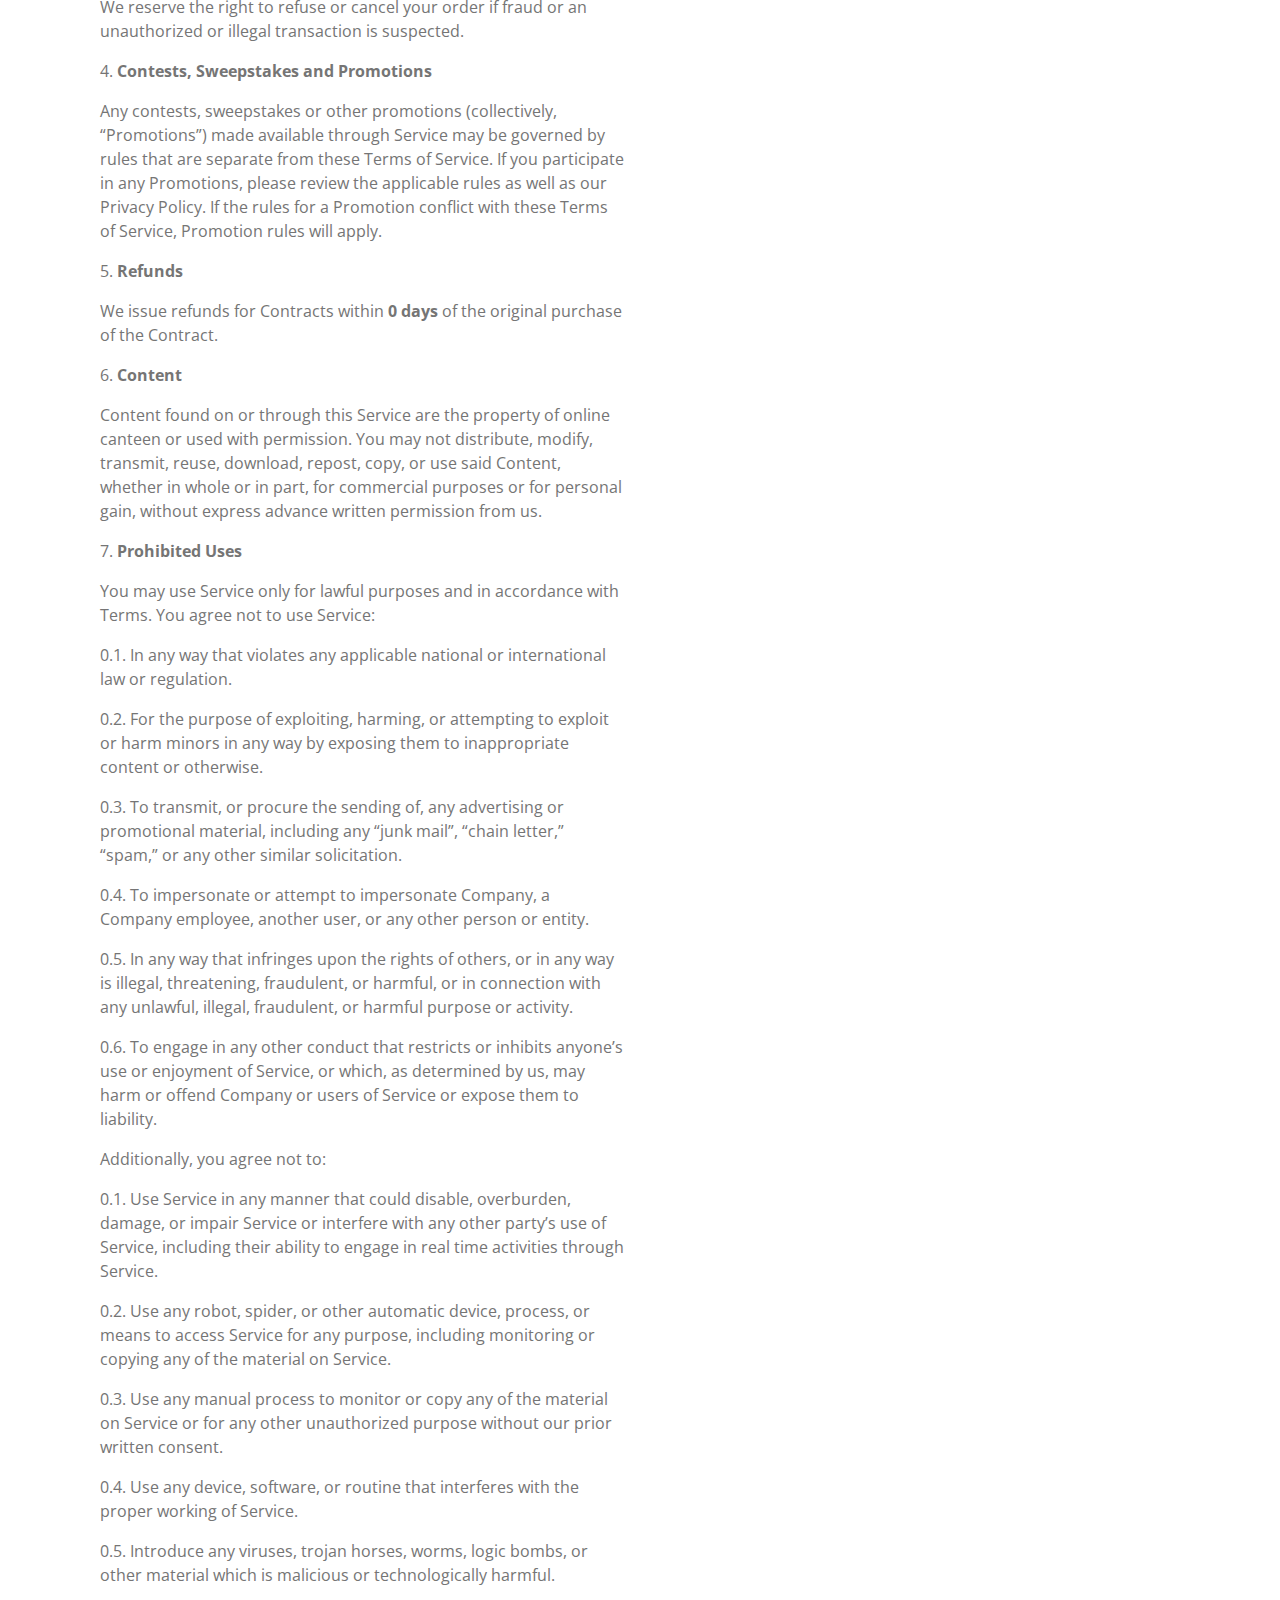
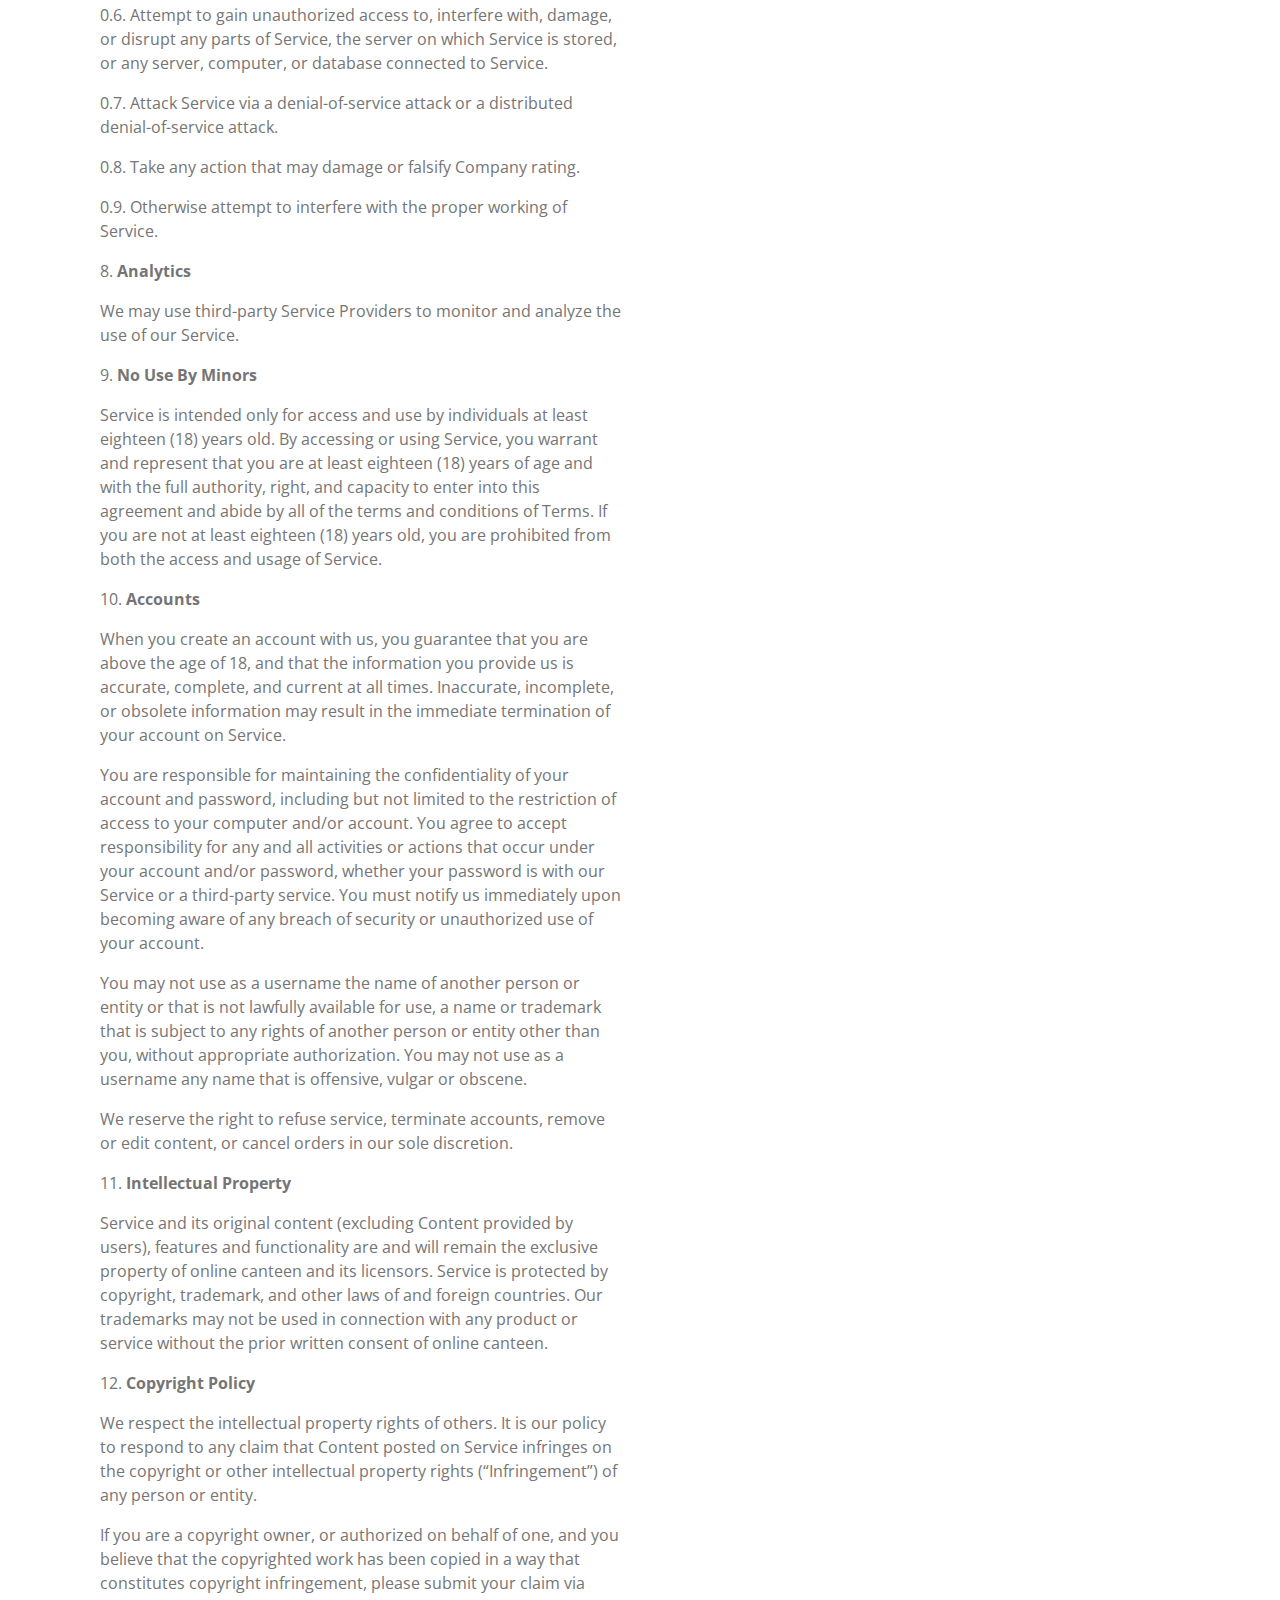
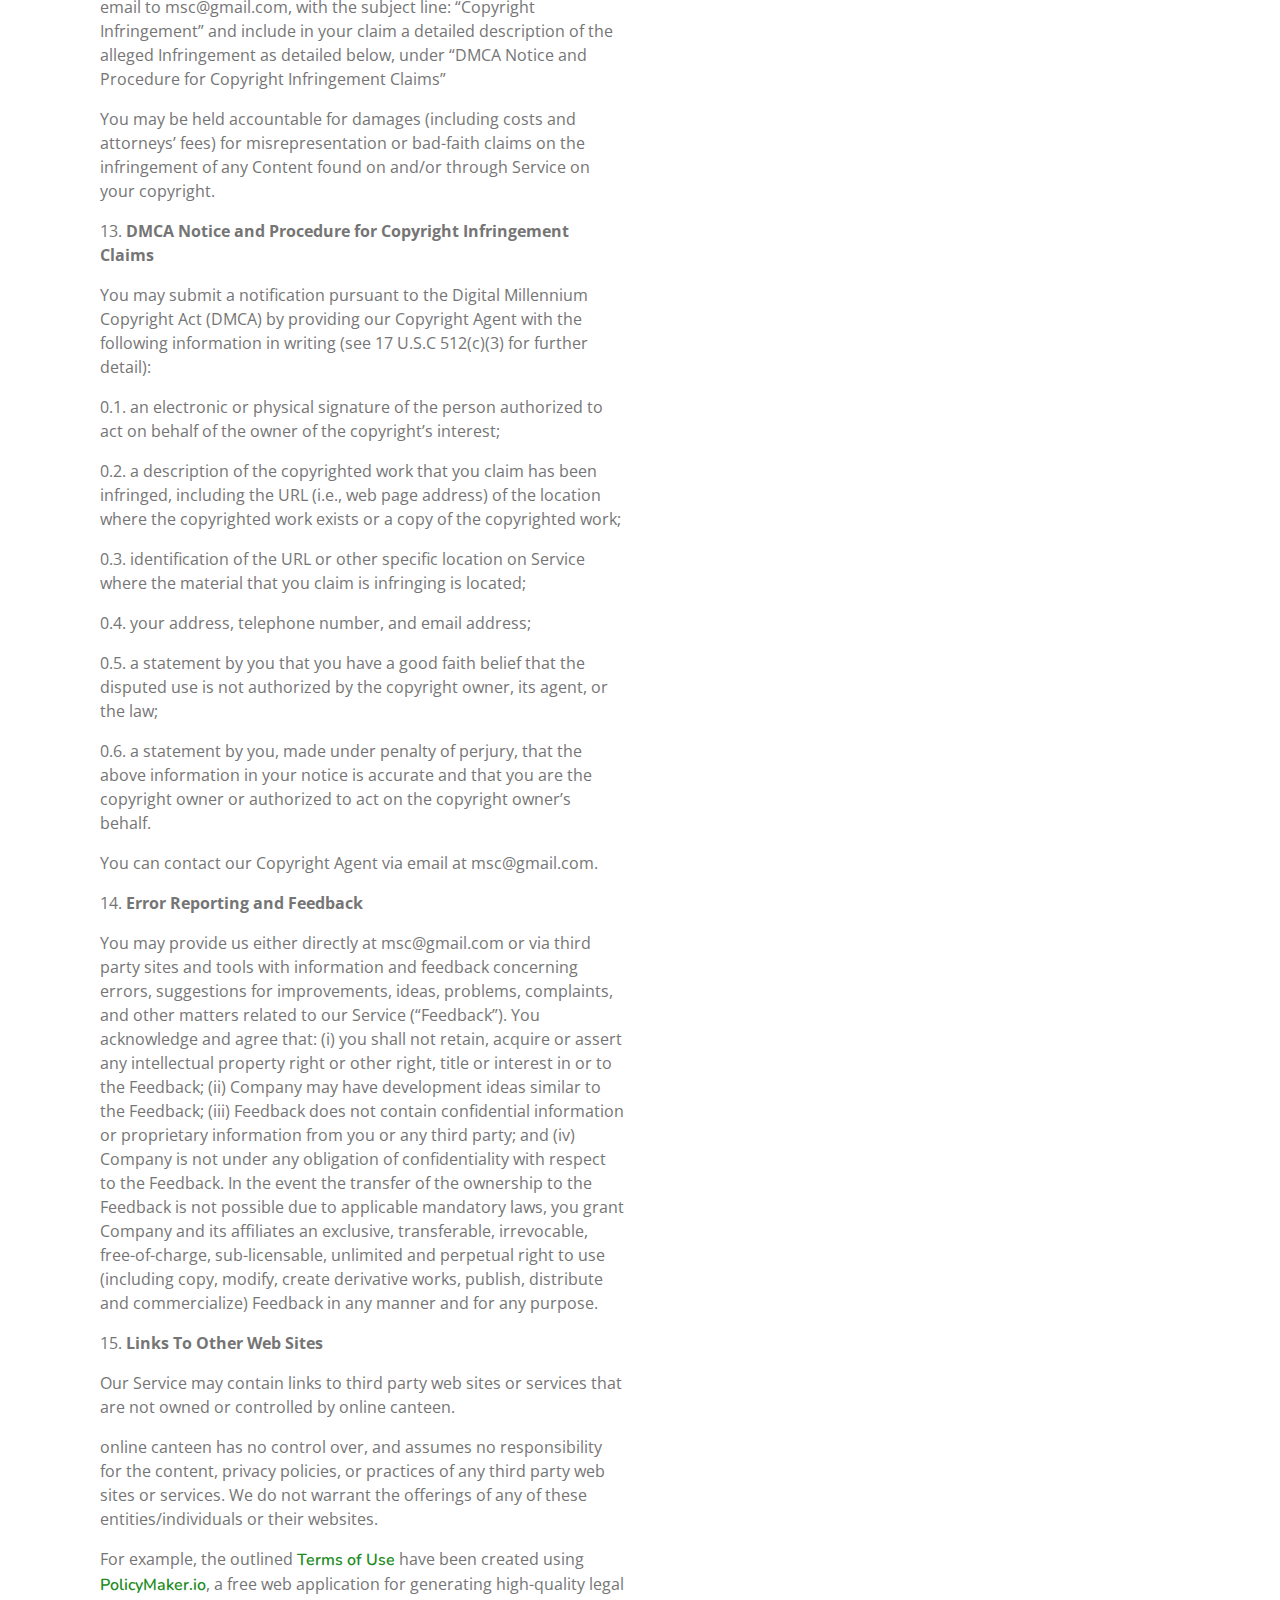
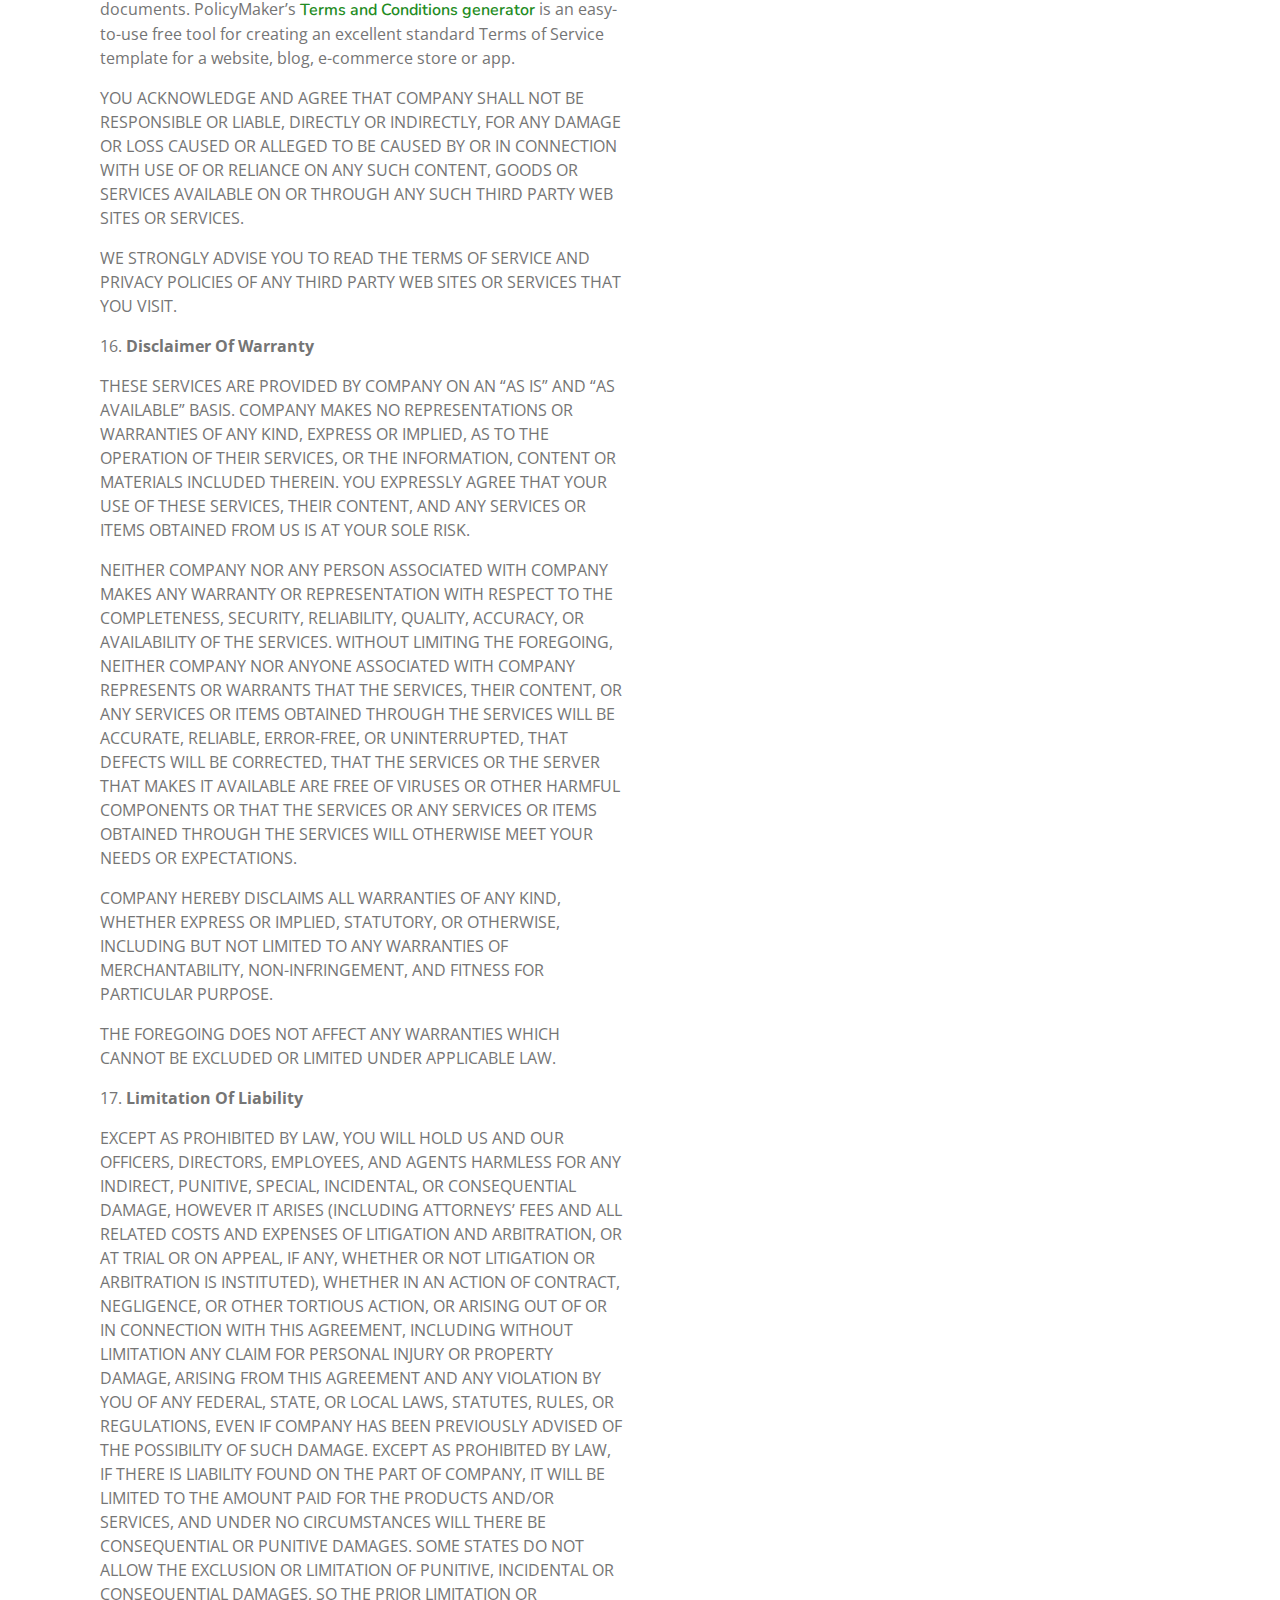
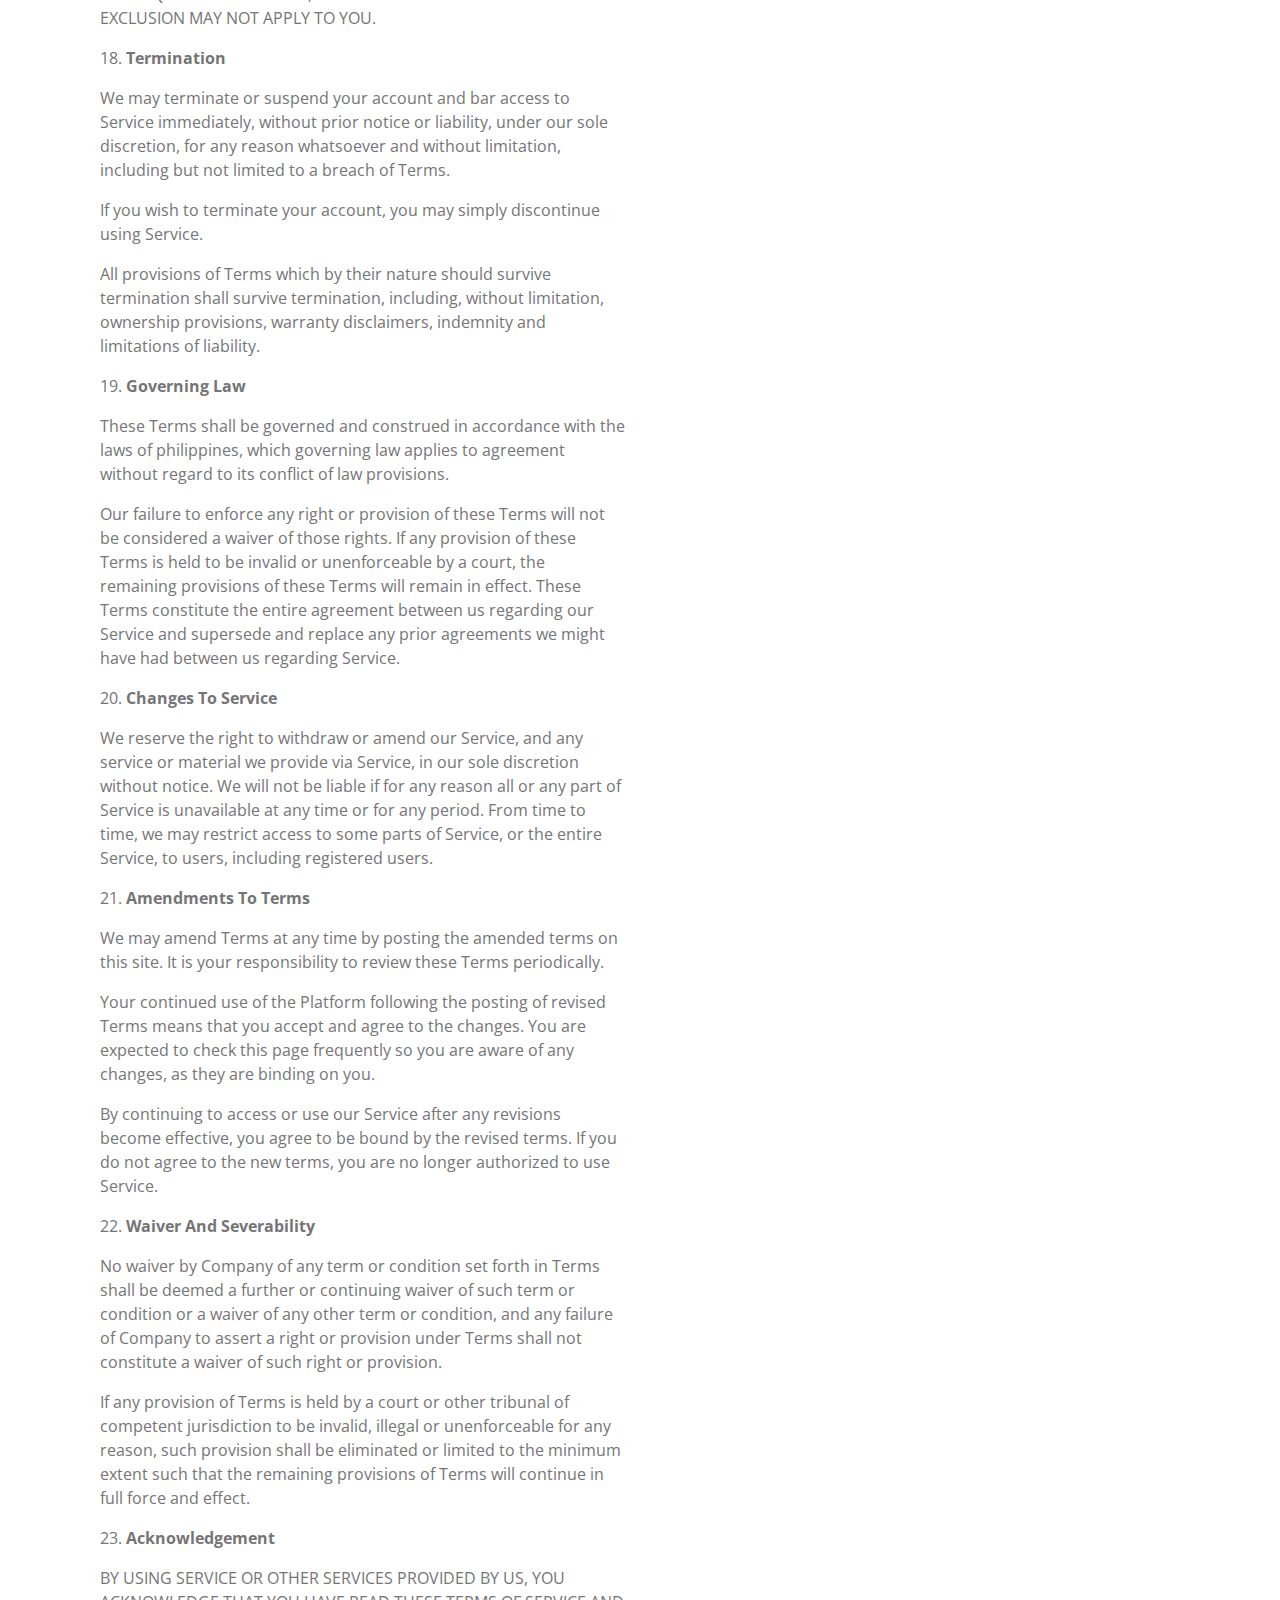
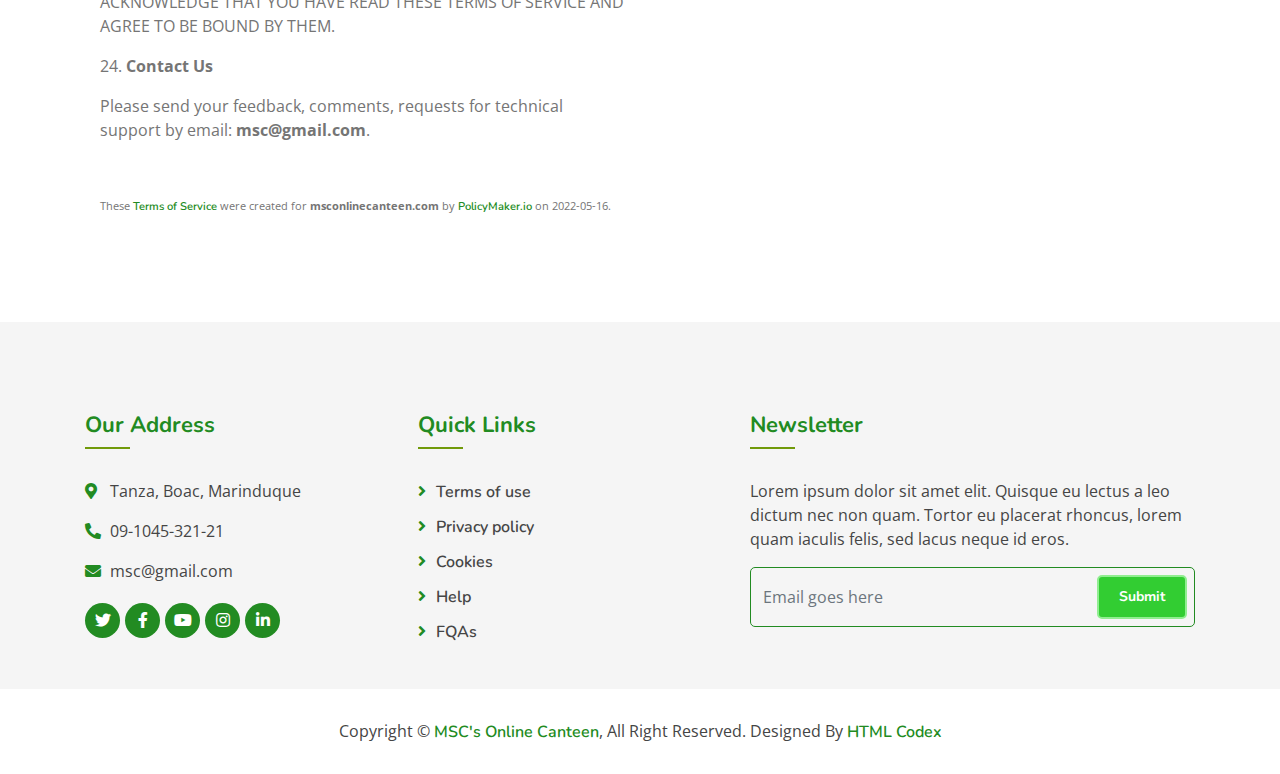
<file: terms.html>
<!DOCTYPE html>
<html lang="en">
    <head>
        <meta charset="utf-8">
        <title>MSC's Online Canteen</title>
        <meta content="width=device-width, initial-scale=1.0" name="viewport">

        <!-- Favicon -->
        <link href="img/favicon.ico" rel="icon">

        <!-- Google Font -->
        <link href="https://fonts.googleapis.com/css?family=Open+Sans:300,400|Nunito:600,700" rel="stylesheet"> 
        
        <!-- CSS Libraries -->
        <link href="https://stackpath.bootstrapcdn.com/bootstrap/4.4.1/css/bootstrap.min.css" rel="stylesheet">
        <link href="https://cdnjs.cloudflare.com/ajax/libs/font-awesome/5.10.0/css/all.min.css" rel="stylesheet">
        <link href="lib/animate/animate.min.css" rel="stylesheet">
        <link href="lib/owlcarousel/assets/owl.carousel.min.css" rel="stylesheet">
        <link href="lib/flaticon/font/flaticon.css" rel="stylesheet">
        <link href="lib/tempusdominus/css/tempusdominus-bootstrap-4.min.css" rel="stylesheet" />

        <!-- Template Stylesheet -->
        <link href="css/style.css" rel="stylesheet">
    </head>

    <body>
          <!-- Nav Bar Start -->
        <div class="navbar navbar-expand-lg bg-light navbar-light">
            <div class="container-fluid">
                <a href="index.html" class="navbar-brand"><img src="img/msc-logo.png"></a>
                <button type="button" class="navbar-toggler" data-toggle="collapse" data-target="#navbarCollapse">
                    <span class="navbar-toggler-icon"></span>
                </button>

                <div class="collapse navbar-collapse justify-content-between" id="navbarCollapse">
                    <div class="navbar-nav ml-auto">
                        <a href="index.html" class="nav-item nav-link ">Home</a>
                        <a href="about.html" class="nav-item nav-link">About</a>
                        <a href="feature.html" class="nav-item nav-link">Feature</a>
                        <div class="nav-item dropdown">
                            <a href="#" class="nav-link dropdown-toggle" data-toggle="dropdown">Menu</a>
                            <div class="dropdown-menu">
                                <a href="breakfast.html" class="dropdown-item">Breakfast</a>
                                <a href="snacks.html" class="dropdown-item">Snacks</a>
                                <a href="lunch.html" class="dropdown-item">Lunch</a>
                                <a href="appetizers.html" class="dropdown-item">Appetizers</a>
                                <a href="drinks.html" class="dropdown-item">Drinks</a>
                                <a href="dessert.html" class="dropdown-item">Dessert</a>
                            </div>
                            </div>
                            
                        <a href="reservation.html" class="nav-item nav-link">Reservation</a>
                        <a href="contact.html" class="nav-item nav-link">Contact</a>
                    </div>
                </div>
            </div>
        </div>
        <!-- Nav Bar End -->



        
        
        <!-- Page Header Start -->
        <div class="page-header mb-0">
            <div class="container">
                <div class="row">
                    <div class="col-12">
                        <h2>Terms of Use</h2>
                    </div>
                </div>
            </div>
        </div>
        <!-- Page Header End -->
        
        
        
     
        <!-- About Start -->
        <div class="about">
            <div class="container">
                <div class="align-items-center">
                    <div class="col-lg-6">
                        <div class="about-content">

<h2 style="text-align: center;"><b>TERMS AND CONDITIONS</b></h2>
<p>Last updated: 2022-05-16</p>
<p>1. <b>Introduction</b></p>
<p>Welcome to <b>online canteen</b> (“Company”, “we”, “our”, “us”)!</p>
<p>These Terms of Service (“Terms”, “Terms of Service”) govern your use of our website located at <b>msconlinecanteen.com</b> (together or individually “Service”) operated by <b>online canteen</b>.</p>
<p>Our Privacy Policy also governs your use of our Service and explains how we collect, safeguard and disclose information that results from your use of our web pages.</p>
<p>Your agreement with us includes these Terms and our Privacy Policy (“Agreements”). You acknowledge that you have read and understood Agreements, and agree to be bound of them.</p>
<p>If you do not agree with (or cannot comply with) Agreements, then you may not use the Service, but please let us know by emailing at <b>msc@gmail.com</b> so we can try to find a solution. These Terms apply to all visitors, users and others who wish to access or use Service.</p>
<p>2. <b>Communications</b></p>
<p>By using our Service, you agree to subscribe to newsletters, marketing or promotional materials and other information we may send. However, you may opt out of receiving any, or all, of these communications from us by following the unsubscribe link or by emailing at msc@gmail.com.</p>
<p>3. <b>Purchases</b></p><p>If you wish to purchase any product or service made available through Service (“Purchase”), you may be asked to supply certain information relevant to your Purchase including but not limited to, your credit or debit card number, the expiration date of your card, your billing address, and your shipping information.</p><p>You represent and warrant that: (i) you have the legal right to use any card(s) or other payment method(s) in connection with any Purchase; and that (ii) the information you supply to us is true, correct and complete.</p><p>We may employ the use of third party services for the purpose of facilitating payment and the completion of Purchases. By submitting your information, you grant us the right to provide the information to these third parties subject to our Privacy Policy.</p><p>We reserve the right to refuse or cancel your order at any time for reasons including but not limited to: product or service availability, errors in the description or price of the product or service, error in your order or other reasons.</p><p>We reserve the right to refuse or cancel your order if fraud or an unauthorized or illegal transaction is suspected.</p>
<p>4. <b>Contests, Sweepstakes and Promotions</b></p>
<p>Any contests, sweepstakes or other promotions (collectively, “Promotions”) made available through Service may be governed by rules that are separate from these Terms of Service. If you participate in any Promotions, please review the applicable rules as well as our Privacy Policy. If the rules for a Promotion conflict with these Terms of Service, Promotion rules will apply.</p>

<p>5. <b>Refunds</b></p><p>We issue refunds for Contracts within <b>0 days</b> of the original purchase of the Contract.</p>
<p>6. <b>Content</b></p><p>Content found on or through this Service are the property of online canteen or used with permission. You may not distribute, modify, transmit, reuse, download, repost, copy, or use said Content, whether in whole or in part, for commercial purposes or for personal gain, without express advance written permission from us.</p>
<p>7. <b>Prohibited Uses</b></p>
<p>You may use Service only for lawful purposes and in accordance with Terms. You agree not to use Service:</p>
<p>0.1. In any way that violates any applicable national or international law or regulation.</p>
<p>0.2. For the purpose of exploiting, harming, or attempting to exploit or harm minors in any way by exposing them to inappropriate content or otherwise.</p>
<p>0.3. To transmit, or procure the sending of, any advertising or promotional material, including any “junk mail”, “chain letter,” “spam,” or any other similar solicitation.</p>
<p>0.4. To impersonate or attempt to impersonate Company, a Company employee, another user, or any other person or entity.</p>
<p>0.5. In any way that infringes upon the rights of others, or in any way is illegal, threatening, fraudulent, or harmful, or in connection with any unlawful, illegal, fraudulent, or harmful purpose or activity.</p>
<p>0.6. To engage in any other conduct that restricts or inhibits anyone’s use or enjoyment of Service, or which, as determined by us, may harm or offend Company or users of Service or expose them to liability.</p>
<p>Additionally, you agree not to:</p>
<p>0.1. Use Service in any manner that could disable, overburden, damage, or impair Service or interfere with any other party’s use of Service, including their ability to engage in real time activities through Service.</p>
<p>0.2. Use any robot, spider, or other automatic device, process, or means to access Service for any purpose, including monitoring or copying any of the material on Service.</p>
<p>0.3. Use any manual process to monitor or copy any of the material on Service or for any other unauthorized purpose without our prior written consent.</p>
<p>0.4. Use any device, software, or routine that interferes with the proper working of Service.</p>
<p>0.5. Introduce any viruses, trojan horses, worms, logic bombs, or other material which is malicious or technologically harmful.</p>
<p>0.6. Attempt to gain unauthorized access to, interfere with, damage, or disrupt any parts of Service, the server on which Service is stored, or any server, computer, or database connected to Service.</p>
<p>0.7. Attack Service via a denial-of-service attack or a distributed denial-of-service attack.</p>
<p>0.8. Take any action that may damage or falsify Company rating.</p>
<p>0.9. Otherwise attempt to interfere with the proper working of Service.</p>
<p>8. <b>Analytics</b></p>
<p>We may use third-party Service Providers to monitor and analyze the use of our Service.</p>
<p>9. <b>No Use By Minors</b></p>
<p>Service is intended only for access and use by individuals at least eighteen (18) years old. By accessing or using Service, you warrant and represent that you are at least eighteen (18) years of age and with the full authority, right, and capacity to enter into this agreement and abide by all of the terms and conditions of Terms. If you are not at least eighteen (18) years old, you are prohibited from both the access and usage of Service.</p>
<p>10. <b>Accounts</b></p><p>When you create an account with us, you guarantee that you are above the age of 18, and that the information you provide us is accurate, complete, and current at all times. Inaccurate, incomplete, or obsolete information may result in the immediate termination of your account on Service.</p><p>You are responsible for maintaining the confidentiality of your account and password, including but not limited to the restriction of access to your computer and/or account. You agree to accept responsibility for any and all activities or actions that occur under your account and/or password, whether your password is with our Service or a third-party service. You must notify us immediately upon becoming aware of any breach of security or unauthorized use of your account.</p><p>You may not use as a username the name of another person or entity or that is not lawfully available for use, a name or trademark that is subject to any rights of another person or entity other than you, without appropriate authorization. You may not use as a username any name that is offensive, vulgar or obscene.</p><p>We reserve the right to refuse service, terminate accounts, remove or edit content, or cancel orders in our sole discretion.</p>
<p>11. <b>Intellectual Property</b></p>
<p>Service and its original content (excluding Content provided by users), features and functionality are and will remain the exclusive property of online canteen and its licensors. Service is protected by copyright, trademark, and other laws of  and foreign countries. Our trademarks may not be used in connection with any product or service without the prior written consent of online canteen.</p>
<p>12. <b>Copyright Policy</b></p>
<p>We respect the intellectual property rights of others. It is our policy to respond to any claim that Content posted on Service infringes on the copyright or other intellectual property rights (“Infringement”) of any person or entity.</p>
<p>If you are a copyright owner, or authorized on behalf of one, and you believe that the copyrighted work has been copied in a way that constitutes copyright infringement, please submit your claim via email to msc@gmail.com, with the subject line: “Copyright Infringement” and include in your claim a detailed description of the alleged Infringement as detailed below, under “DMCA Notice and Procedure for Copyright Infringement Claims”</p>
<p>You may be held accountable for damages (including costs and attorneys’ fees) for misrepresentation or bad-faith claims on the infringement of any Content found on and/or through Service on your copyright.</p>
<p>13. <b>DMCA Notice and Procedure for Copyright Infringement Claims</b></p>
<p>You may submit a notification pursuant to the Digital Millennium Copyright Act (DMCA) by providing our Copyright Agent with the following information in writing (see 17 U.S.C 512(c)(3) for further detail):</p>
<p>0.1. an electronic or physical signature of the person authorized to act on behalf of the owner of the copyright’s interest;</p>
<p>0.2. a description of the copyrighted work that you claim has been infringed, including the URL (i.e., web page address) of the location where the copyrighted work exists or a copy of the copyrighted work;</p>
<p>0.3. identification of the URL or other specific location on Service where the material that you claim is infringing is located;</p>
<p>0.4. your address, telephone number, and email address;</p>
<p>0.5. a statement by you that you have a good faith belief that the disputed use is not authorized by the copyright owner, its agent, or the law;</p>
<p>0.6. a statement by you, made under penalty of perjury, that the above information in your notice is accurate and that you are the copyright owner or authorized to act on the copyright owner’s behalf.</p>
<p>You can contact our Copyright Agent via email at msc@gmail.com.</p>
<p>14. <b>Error Reporting and Feedback</b></p>
<p>You may provide us either directly at msc@gmail.com or via third party sites and tools with information and feedback concerning errors, suggestions for improvements, ideas, problems, complaints, and other matters related to our Service (“Feedback”). You acknowledge and agree that: (i) you shall not retain, acquire or assert any intellectual property right or other right, title or interest in or to the Feedback; (ii) Company may have development ideas similar to the Feedback; (iii) Feedback does not contain confidential information or proprietary information from you or any third party; and (iv) Company is not under any obligation of confidentiality with respect to the Feedback. In the event the transfer of the ownership to the Feedback is not possible due to applicable mandatory laws, you grant Company and its affiliates an exclusive, transferable, irrevocable, free-of-charge, sub-licensable, unlimited and perpetual right to use (including copy, modify, create derivative works, publish, distribute and commercialize) Feedback in any manner and for any purpose.</p>
<p>15. <b>Links To Other Web Sites</b></p>
<p>Our Service may contain links to third party web sites or services that are not owned or controlled by online canteen.</p>
<p>online canteen has no control over, and assumes no responsibility for the content, privacy policies, or practices of any third party web sites or services. We do not warrant the offerings of any of these entities/individuals or their websites.</p>
<p>For example, the outlined <a href="https://policymaker.io/terms-and-conditions/">Terms of Use</a> have been created using <a href="https://policymaker.io/">PolicyMaker.io</a>, a free web application for generating high-quality legal documents. PolicyMaker’s <a href="https://policymaker.io/terms-and-conditions/">Terms and Conditions generator</a> is an easy-to-use free tool for creating an excellent standard Terms of Service template for a website, blog, e-commerce store or app.</p>
<p>YOU ACKNOWLEDGE AND AGREE THAT COMPANY SHALL NOT BE RESPONSIBLE OR LIABLE, DIRECTLY OR INDIRECTLY, FOR ANY DAMAGE OR LOSS CAUSED OR ALLEGED TO BE CAUSED BY OR IN CONNECTION WITH USE OF OR RELIANCE ON ANY SUCH CONTENT, GOODS OR SERVICES AVAILABLE ON OR THROUGH ANY SUCH THIRD PARTY WEB SITES OR SERVICES.</p>
<p>WE STRONGLY ADVISE YOU TO READ THE TERMS OF SERVICE AND PRIVACY POLICIES OF ANY THIRD PARTY WEB SITES OR SERVICES THAT YOU VISIT.</p>
<p>16. <b>Disclaimer Of Warranty</b></p>
<p>THESE SERVICES ARE PROVIDED BY COMPANY ON AN “AS IS” AND “AS AVAILABLE” BASIS. COMPANY MAKES NO REPRESENTATIONS OR WARRANTIES OF ANY KIND, EXPRESS OR IMPLIED, AS TO THE OPERATION OF THEIR SERVICES, OR THE INFORMATION, CONTENT OR MATERIALS INCLUDED THEREIN. YOU EXPRESSLY AGREE THAT YOUR USE OF THESE SERVICES, THEIR CONTENT, AND ANY SERVICES OR ITEMS OBTAINED FROM US IS AT YOUR SOLE RISK.</p>
<p>NEITHER COMPANY NOR ANY PERSON ASSOCIATED WITH COMPANY MAKES ANY WARRANTY OR REPRESENTATION WITH RESPECT TO THE COMPLETENESS, SECURITY, RELIABILITY, QUALITY, ACCURACY, OR AVAILABILITY OF THE SERVICES. WITHOUT LIMITING THE FOREGOING, NEITHER COMPANY NOR ANYONE ASSOCIATED WITH COMPANY REPRESENTS OR WARRANTS THAT THE SERVICES, THEIR CONTENT, OR ANY SERVICES OR ITEMS OBTAINED THROUGH THE SERVICES WILL BE ACCURATE, RELIABLE, ERROR-FREE, OR UNINTERRUPTED, THAT DEFECTS WILL BE CORRECTED, THAT THE SERVICES OR THE SERVER THAT MAKES IT AVAILABLE ARE FREE OF VIRUSES OR OTHER HARMFUL COMPONENTS OR THAT THE SERVICES OR ANY SERVICES OR ITEMS OBTAINED THROUGH THE SERVICES WILL OTHERWISE MEET YOUR NEEDS OR EXPECTATIONS.</p>
<p>COMPANY HEREBY DISCLAIMS ALL WARRANTIES OF ANY KIND, WHETHER EXPRESS OR IMPLIED, STATUTORY, OR OTHERWISE, INCLUDING BUT NOT LIMITED TO ANY WARRANTIES OF MERCHANTABILITY, NON-INFRINGEMENT, AND FITNESS FOR PARTICULAR PURPOSE.</p>
<p>THE FOREGOING DOES NOT AFFECT ANY WARRANTIES WHICH CANNOT BE EXCLUDED OR LIMITED UNDER APPLICABLE LAW.</p>
<p>17. <b>Limitation Of Liability</b></p>
<p>EXCEPT AS PROHIBITED BY LAW, YOU WILL HOLD US AND OUR OFFICERS, DIRECTORS, EMPLOYEES, AND AGENTS HARMLESS FOR ANY INDIRECT, PUNITIVE, SPECIAL, INCIDENTAL, OR CONSEQUENTIAL DAMAGE, HOWEVER IT ARISES (INCLUDING ATTORNEYS’ FEES AND ALL RELATED COSTS AND EXPENSES OF LITIGATION AND ARBITRATION, OR AT TRIAL OR ON APPEAL, IF ANY, WHETHER OR NOT LITIGATION OR ARBITRATION IS INSTITUTED), WHETHER IN AN ACTION OF CONTRACT, NEGLIGENCE, OR OTHER TORTIOUS ACTION, OR ARISING OUT OF OR IN CONNECTION WITH THIS AGREEMENT, INCLUDING WITHOUT LIMITATION ANY CLAIM FOR PERSONAL INJURY OR PROPERTY DAMAGE, ARISING FROM THIS AGREEMENT AND ANY VIOLATION BY YOU OF ANY FEDERAL, STATE, OR LOCAL LAWS, STATUTES, RULES, OR REGULATIONS, EVEN IF COMPANY HAS BEEN PREVIOUSLY ADVISED OF THE POSSIBILITY OF SUCH DAMAGE. EXCEPT AS PROHIBITED BY LAW, IF THERE IS LIABILITY FOUND ON THE PART OF COMPANY, IT WILL BE LIMITED TO THE AMOUNT PAID FOR THE PRODUCTS AND/OR SERVICES, AND UNDER NO CIRCUMSTANCES WILL THERE BE CONSEQUENTIAL OR PUNITIVE DAMAGES. SOME STATES DO NOT ALLOW THE EXCLUSION OR LIMITATION OF PUNITIVE, INCIDENTAL OR CONSEQUENTIAL DAMAGES, SO THE PRIOR LIMITATION OR EXCLUSION MAY NOT APPLY TO YOU.</p>
<p>18. <b>Termination</b></p>
<p>We may terminate or suspend your account and bar access to Service immediately, without prior notice or liability, under our sole discretion, for any reason whatsoever and without limitation, including but not limited to a breach of Terms.</p>
<p>If you wish to terminate your account, you may simply discontinue using Service.</p>
<p>All provisions of Terms which by their nature should survive termination shall survive termination, including, without limitation, ownership provisions, warranty disclaimers, indemnity and limitations of liability.</p>
<p>19. <b>Governing Law</b></p>
<p>These Terms shall be governed and construed in accordance with the laws of philippines, which governing law applies to agreement without regard to its conflict of law provisions.</p>
<p>Our failure to enforce any right or provision of these Terms will not be considered a waiver of those rights. If any provision of these Terms is held to be invalid or unenforceable by a court, the remaining provisions of these Terms will remain in effect. These Terms constitute the entire agreement between us regarding our Service and supersede and replace any prior agreements we might have had between us regarding Service.</p>
<p>20. <b>Changes To Service</b></p>
<p>We reserve the right to withdraw or amend our Service, and any service or material we provide via Service, in our sole discretion without notice. We will not be liable if for any reason all or any part of Service is unavailable at any time or for any period. From time to time, we may restrict access to some parts of Service, or the entire Service, to users, including registered users.</p>
<p>21. <b>Amendments To Terms</b></p>
<p>We may amend Terms at any time by posting the amended terms on this site. It is your responsibility to review these Terms periodically.</p>
<p>Your continued use of the Platform following the posting of revised Terms means that you accept and agree to the changes. You are expected to check this page frequently so you are aware of any changes, as they are binding on you.</p>
<p>By continuing to access or use our Service after any revisions become effective, you agree to be bound by the revised terms. If you do not agree to the new terms, you are no longer authorized to use Service.</p>
<p>22. <b>Waiver And Severability</b></p>
<p>No waiver by Company of any term or condition set forth in Terms shall be deemed a further or continuing waiver of such term or condition or a waiver of any other term or condition, and any failure of Company to assert a right or provision under Terms shall not constitute a waiver of such right or provision.</p>
<p>If any provision of Terms is held by a court or other tribunal of competent jurisdiction to be invalid, illegal or unenforceable for any reason, such provision shall be eliminated or limited to the minimum extent such that the remaining provisions of Terms will continue in full force and effect.</p>
<p>23. <b>Acknowledgement</b></p>
<p>BY USING SERVICE OR OTHER SERVICES PROVIDED BY US, YOU ACKNOWLEDGE THAT YOU HAVE READ THESE TERMS OF SERVICE AND AGREE TO BE BOUND BY THEM.</p>
<p>24. <b>Contact Us</b></p>
<p>Please send your feedback, comments, requests for technical support by email: <b>msc@gmail.com</b>.</p>
<p style="margin-top: 5em; font-size: 0.7em;">These <a href="https://policymaker.io/terms-and-conditions/">Terms of Service</a> were created for <b>msconlinecanteen.com</b> by <a href="https://policymaker.io">PolicyMaker.io</a> on 2022-05-16.</p>

                        </div>
                    </div>
                </div>
            </div>
        </div>
        <!-- About End -->

        <!-- Footer Start -->
        <div class="footer">
            <div class="container">
                <div class="row">
                    <div class="col-lg-7">
                        <div class="row">
                            <div class="col-md-6">
                                <div class="footer-contact">
                                    <h2>Our Address</h2>
                                    <p><i class="fa fa-map-marker-alt"></i>Tanza, Boac, Marinduque</p>
                                    <p><i class="fa fa-phone-alt"></i>09-1045-321-21</p>
                                    <p><i class="fa fa-envelope"></i>msc@gmail.com</p>
                                    <div class="footer-social">
                                        <a href=""><i class="fab fa-twitter"></i></a>
                                        <a href=""><i class="fab fa-facebook-f"></i></a>
                                        <a href=""><i class="fab fa-youtube"></i></a>
                                        <a href=""><i class="fab fa-instagram"></i></a>
                                        <a href=""><i class="fab fa-linkedin-in"></i></a>
                                    </div>
                                </div>
                            </div>
                            <div class="col-md-6">
                                <div class="footer-link">
                                 <h2>Quick Links</h2>
                                    <a href="terms.html">Terms of use</a>
                                    <a href="privacypolicy.html">Privacy policy</a>
                                    <a href="cookies.html">Cookies</a>
                                    <a href="">Help</a>
                                    <a href="">FQAs</a>
                                </div>
                            </div>
                        </div>
                    </div>
                    <div class="col-lg-5">
                        <div class="footer-newsletter">
                            <h2>Newsletter</h2>
                            <p>
                                Lorem ipsum dolor sit amet elit. Quisque eu lectus a leo dictum nec non quam. Tortor eu placerat rhoncus, lorem quam iaculis felis, sed lacus neque id eros.
                            </p>
                            <div class="form">
                                <input class="form-control" placeholder="Email goes here">
                                <button class="btn custom-btn">Submit</button>
                            </div>
                        </div>
                    </div>
                </div>
            </div>
            <div class="copyright">
                <div class="container">
                    <p>Copyright &copy; <a href="#">MSC's Online Canteen</a>, All Right Reserved.</p>
                    <p>Designed By <a href="https://htmlcodex.com">HTML Codex</a></p>
                </div>
            </div>
        </div>
        <!-- Footer End -->
        <a href="#" class="back-to-top"><i class="fa fa-chevron-up"></i></a>

        <!-- JavaScript Libraries -->
        <script src="https://code.jquery.com/jquery-3.4.1.min.js"></script>
        <script src="https://stackpath.bootstrapcdn.com/bootstrap/4.4.1/js/bootstrap.bundle.min.js"></script>
        <script src="lib/easing/easing.min.js"></script>
        <script src="lib/owlcarousel/owl.carousel.min.js"></script>
        <script src="lib/tempusdominus/js/moment.min.js"></script>
        <script src="lib/tempusdominus/js/moment-timezone.min.js"></script>
        <script src="lib/tempusdominus/js/tempusdominus-bootstrap-4.min.js"></script>
        
        <!-- Contact Javascript File -->
        <script src="mail/jqBootstrapValidation.min.js"></script>
        <script src="mail/contact.js"></script>

        <!-- Template Javascript -->
        <script src="js/main.js"></script>
    </body>
</html>
</file>
<file: lib/flaticon/font/flaticon.css>
/*
  	Flaticon icon font: Flaticon
  	Creation date: 19/09/2020 16:59
  	*/

@font-face {
  font-family: "Flaticon";
  src: url("./Flaticon.eot");
  src: url("./Flaticon.eot?#iefix") format("embedded-opentype"),
       url("./Flaticon.woff2") format("woff2"),
       url("./Flaticon.woff") format("woff"),
       url("./Flaticon.ttf") format("truetype"),
       url("./Flaticon.svg#Flaticon") format("svg");
  font-weight: normal;
  font-style: normal;
}

@media screen and (-webkit-min-device-pixel-ratio:0) {
  @font-face {
    font-family: "Flaticon";
    src: url("./Flaticon.svg#Flaticon") format("svg");
  }
}

[class^="flaticon-"]:before, [class*=" flaticon-"]:before,
[class^="flaticon-"]:after, [class*=" flaticon-"]:after {   
  font-family: Flaticon;
        font-size: 20px;
font-style: normal;
margin-left: 20px;
}

.flaticon-burger:before { content: "\f100"; }
.flaticon-fast-food:before { content: "\f101"; }
.flaticon-snack:before { content: "\f102"; }
.flaticon-cocktail:before { content: "\f103"; }
.flaticon-vegetable:before { content: "\f104"; }
.flaticon-meat:before { content: "\f105"; }
.flaticon-medal:before { content: "\f106"; }
.flaticon-fruits-and-vegetables:before { content: "\f107"; }
.flaticon-cooking:before { content: "\f108"; }
.flaticon-courier:before { content: "\f109"; }
</file>
<file: css/style.css>
/*******************************/
/********* General CSS *********/
/*******************************/
body {
    color: #757575;
    background: #ffffff;
    font-family: 'open sans', sans-serif;
}

h1,
h2, 
h3, 
h4,
h5, 
h6 {
    color: #454545;
    font-family: 'Nunito', sans-serif;
}

a {
    font-family: 'Nunito', sans-serif;
    font-weight: 600;
    color: forestgreen;
    transition: .3s;
}

a:hover,
a:active,
a:focus {
    color: #719a0a;
    outline: none;
    text-decoration: none;
}

.btn.custom-btn {
    padding: 12px 25px;
    font-family: 'Nunito', sans-serif;
    font-size: 16px;
    font-weight: 600;
    color: #ffffff;
    background: limegreen;
    border: 2px solid lightgreen;
    border-radius: 5px;
    transition: .5s;
}
.btn.custom-btn:hover {
    color: greenyellow;
    background: transparent;
}

.btn.custom-btn:focus,
.form-control:focus,
.custom-select:focus {
    box-shadow: none;
}

.container-fluid {
    max-width: 1366px;
}

.back-to-top {
    position: fixed;
    display: none;
    background: forestgreen;
    width: 44px;
    height: 44px;
    text-align: center;
    line-height: 1;
    font-size: 22px;
    right: 15px;
    bottom: 15px;
    border-radius: 5px;
    transition: background 0.5s;
    z-index: 9;
}

.back-to-top i {
    color: #ffffff;
    padding-top: 10px;
}

.back-to-top:hover {
    background: forestgreen;
}

[class^="flaticon-"]:before, [class*=" flaticon-"]:before,
[class^="flaticon-"]:after, [class*=" flaticon-"]:after {   
    font-size: inherit;
    margin-left: 0;
}


/**********************************/
/*********** Nav Bar CSS **********/
/**********************************/
.navbar {
    position: relative;
    transition: .5s;
    z-index: 999;
}

.navbar.nav-sticky {
    position: fixed;
    top: 0;
    width: 100%;
    box-shadow: 0 2px 5px rgba(0, 0, 0, .3);
}

.navbar .navbar-brand {
    margin: 0;
    color: forestgreen;
    font-size: 45px;
    line-height: 0px;
    font-weight: 700;
    font-family: 'Nunito', sans-serif;
    transition: .5s;
    

}
.navbar .navbar-brand {
    color: greenyellow;
}

.navbar .navbar-brand:hover {
    color: greenyellow;
}

.navbar .navbar-brand img {
    max-width: 100%;
    max-height: 70px;
}

.navbar .dropdown-menu {
    margin-top: 0;
    border: 0;
    border-radius: 0;
    background: limegreen;
}

@media (min-width: 992px) {
    .navbar {
        position: absolute;
        width: 100%;
        padding: 30px 60px;
        background: transparent !important;
        z-index: 9;
    }
    
    .navbar.nav-sticky {
        padding: 10px 60px;
        background: #228B22!important;
    }
    
    .navbar .navbar-brand {
        color: greenyellow;
    }
    
    .navbar.nav-sticky .navbar-brand {
        color: limegreen;
    }

    .navbar-light .navbar-nav .nav-link,
    .navbar-light .navbar-nav .nav-link:focus {
        padding: 10px 10px 8px 10px;
        font-family: 'Nunito', sans-serif;
        color: #ffffff;
        font-size: 18px;
        font-weight: 600;
    }
    
    .navbar-light.nav-sticky .navbar-nav .nav-link,
    .navbar-light.nav-sticky .navbar-nav .nav-link:focus {
        color: white;
    }

    .navbar-light .navbar-nav .nav-link:hover,
    .navbar-light .navbar-nav .nav-link.active {
        color: greenyellow;
    }
    
    .navbar-light.nav-sticky .navbar-nav .nav-link:hover,
    .navbar-light.nav-sticky .navbar-nav .nav-link.active {
        color: greenyellow;
    }
}

@media (max-width: 991.98px) {   
    .navbar {
        padding: 15px;
        background: forestgreen!important;
    }
    
    .navbar .navbar-brand {
        color: greenyellow;
    }
    
    .navbar .navbar-nav {
        margin-top: 15px;
    }
    
    .navbar a.nav-link {
        padding: 5px;
    }
    
    .navbar .dropdown-menu {
        box-shadow: none;
    }
}


/*******************************/
/********** Hero CSS ***********/
/*******************************/
.carousel {
    position: relative;
    width: 100%;
    height: 100vh;
    min-height: 400px;
    background: #ffffff;
}

.carousel .container-fluid {
    padding: 0;
}

.carousel .carousel-item {
    position: relative;
    width: 100%;
    height: 100vh;
    display: flex;
    align-items: center;
    justify-content: center;
    flex-direction: column;
}

.carousel .carousel-img {
    position: relative;
    width: 100%;
    height: 100%;
    text-align: right;
    overflow: hidden;
}

.carousel .carousel-img::after {
    position: absolute;
    content: "";
    top: 0;
    right: 0;
    bottom: 0;
    left: 0;
    background: rgba(0, 0, 0, 0.6);
    z-index: 1;
}

.carousel .carousel-img img {
    width: 100%;
    height: 100%;
    object-fit: cover;
}

.carousel .carousel-text {
    position: absolute;
    max-width: 700px;
    height: calc(100vh - 35px);
    display: flex;
    align-items: center;
    justify-content: center;
    flex-direction: column;
    z-index: 2;
}

.carousel .carousel-text h1 {
    text-align: center;
    color: #ffffff;
    font-size: 60px;
    font-weight: 700;
    margin-bottom: 30px;
}

.carousel .carousel-text h1 span {
    color: limegreen;
}

.carousel .carousel-text p {
    color: #ffffff;
    text-align: center;
    font-size: 20px;
    margin-bottom: 35px;
}

.carousel .carousel-btn .btn:last-child {
    margin-left: 10px;
    background: #719a0a;
    border-color: #719a0a;
}

.carousel .carousel-btn .btn:last-child:hover {
    color: white;
    background: transparent;
}

.carousel .animated {
    -webkit-animation-duration: 1s;
    animation-duration: 1s;
}

@media (max-width: 991.98px) {
    .carousel,
    .carousel .carousel-item,
    .carousel .carousel-text {
        height: calc(100vh - 105px);
    }
    
    .carousel .carousel-text h1 {
        font-size: 35px;
    }
    
    .carousel .carousel-text p {
        font-size: 16px;
    }
    
    .carousel .carousel-text .btn {
        padding: 12px 30px;
        font-size: 15px;
        letter-spacing: 0;
    }
}

@media (max-width: 767.98px) {
    .carousel,
    .carousel .carousel-item,
    .carousel .carousel-text {
        height: calc(100vh - 70px);
    }
    
    .carousel .carousel-text h1 {
        font-size: 30px;
    }
    
    .carousel .carousel-text .btn {
        padding: 10px 25px;
        font-size: 15px;
        letter-spacing: 0;
    }
}

@media (max-width: 575.98px) {
    .carousel .carousel-text h1 {
        font-size: 25px;
    }
    
    .carousel .carousel-text .btn {
        padding: 8px 20px;
        font-size: 14px;
        letter-spacing: 0;
    }
}


/*******************************/
/******* Page Header CSS *******/
/*******************************/
.page-header {
    position: relative;
    margin-bottom: 45px;
    padding: 150px 0 90px 0;
    text-align: center;
    background: linear-gradient(rgba(0, 0, 0, .5), rgba(0, 0, 0, .5)), url(../img/page-header.jpg);
    background-position: center;
    background-repeat: no-repeat;
    background-size: cover;
}

.page-header h2 {
    position: relative;
    color: limegreen;
    font-size: 60px;
    font-weight: 700;
}

.page-header a {
    position: relative;
    padding: 0 12px;
    font-size: 20px;
    text-transform: uppercase;
    color: #ffffff;
}

.page-header a:hover {
    color: #ffffff;
}

.page-header a::after {
    position: absolute;
    content: "/";
    width: 8px;
    height: 8px;
    top: -1px;
    right: -7px;
    text-align: center;
    color: limegreen;
}

.page-header a:last-child::after {
    display: none;
}

@media (max-width: 767.98px) {
    .page-header h2 {
        font-size: 35px;
    }
    
    .page-header a {
        font-size: 18px;
    }
}


/*******************************/
/******* Section Header ********/
/*******************************/
.section-header {
    position: relative;
    margin-bottom: 45px;
}

.section-header p {
    color: forestgreen;
    margin-bottom: 5px;
    position: relative;
    font-size: 20px;
}

.section-header h2 {
    margin: 0;
    position: relative;
    font-size: 45px;
    font-weight: 700;
}

@media (max-width: 991.98px) {
    .section-header h2 {
        font-size: 40px;
        font-weight: 600;
    }
}

@media (max-width: 767.98px) {
    .section-header h2 {
        font-size: 35px;
        font-weight: 600;
    }
}

@media (max-width: 575.98px) {
    .section-header h2 {
        font-size: 30px;
        font-weight: 600;
    }
}


/*******************************/
/********* Booking CSS *********/
/*******************************/
.booking {
    position: relative;
    width: 100%;
    margin-bottom: 45px;
    background: rgba(0, 0, 0, .04);
}

.booking .booking-content {
    padding: 45px 0 15px 0;
}

.booking .booking-content .section-header {
    margin-bottom: 30px;
}

.booking .booking-form {
    padding: 60px 30px;
    background: forestgreen;
}

.booking .booking-form .control-group {
    margin-bottom: 15px;
}

.booking .booking-form .input-group-text {
    position: absolute;
    padding: 0;
    border: none;
    background: none;
    top: 15px;
    right: 15px;
    color: #ffffff;
    font-size: 14px;
}

.booking .booking-form .form-control {
    height: 45px;
    font-size: 14px;
    color: #ffffff;
    padding: 0 15px;
    border-radius: 5px !important;
    border: 1px solid #ffffff;
    background: transparent;
}

.booking .booking-form select.form-control {
    padding: 0 10px;
}

.booking .booking-form .form-control::placeholder {
    color: #ffffff;
    opacity: 1;
}

.booking .booking-form .form-control:-ms-input-placeholder,
.booking .booking-form .form-control::-ms-input-placeholder {
    color: #ffffff;
}

.booking .booking-form .input-group [data-toggle="datetimepicker"] {
    cursor: default;
}

.booking .booking-form .btn.custom-btn {
    width: 100%;
    color: green;
    background: #ffffff;
    border: 1px solid #ffffff;
}

.booking .booking-form .btn.custom-btn:hover {
    color: #ffffff;
    background: transparent;
}


/*******************************/
/********** Menu CSS ***********/
/*******************************/
.food {
    position: relative;
    width: 100%;
    padding: 90px 0 60px 0;
    margin: 45px 0;
    background: rgba(0, 0, 0, .04);
}

.food .food-item {
    position: relative;
    width: 100%;
    margin-bottom: 30px;
    padding: 50px 30px 30px;
    text-align: center;
    background: #ffffff;
    border-radius: 15px;
    box-shadow: 0 0 30px rgba(0, 0, 0, .08);
    transition: .3s;
}

.food .food-item:hover {
    box-shadow: none;
}

.food .food-item i {
    position: relative;
    display: inline-block;
    color: lightgreen;
    font-size: 60px;
    line-height: 60px;
    margin-bottom: 20px;
    transition: .3s;
}

.food .food-item:hover i {
    color: #719a0a;
}

.food .food-item i::after {
    position: absolute;
    content: "";
    width: calc(100% + 20px);
    height: calc(100% + 20px);
    top: -20px;
    left: -15px;
    border: 3px dotted limegreen;
    border-right: transparent;
    border-bottom: transparent;
    border-radius: 100px;
    transition: .3s;
}

.food .food-item:hover i::after {
    border: 3px dotted #719a0a;
    border-right: transparent;
    border-bottom: transparent;
}

.food .food-item h2 {
    font-size: 30px;
    font-weight: 700;
}

.food .food-item a {
    position: relative;
    font-size: 16px;
}

.food .food-item a::after {
    position: absolute;
    content: "";
    width: 50px;
    height: 1px;
    bottom: 0;
    left: calc(50% - 25px);
    background: #fbaf32;
    transition: .3s;
}

.food .food-item a:hover::after {
    width: 100%;
    left: 0;
    background: #719a0a;
}



/*******************************/
/********** About CSS **********/
/*******************************/
.about {
    position: relative;
    width: 100%;
    padding: 45px 0;
}

.about .section-header {
    margin-bottom: 30px;
    margin-left: 0;
}

.about .about-img {
    position: relative;
}

.about .about-img img {
    position: relative;
    width: 100%;
    border-radius: 15px;
}

.about .btn-play {
    position: absolute;
    z-index: 1;
    top: 50%;
    left: 50%;
    transform: translateX(-50%) translateY(-50%);
    box-sizing: content-box;
    display: block;
    width: 32px;
    height: 44px;
    border-radius: 50%;
    border: none;
    outline: none;
    padding: 18px 20px 18px 28px;
}

.about .btn-play:before {
    content: "";
    position: absolute;
    z-index: 0;
    left: 50%;
    top: 50%;
    transform: translateX(-50%) translateY(-50%);
    display: block;
    width: 100px;
    height: 100px;
    background: #fbaf32;
    border-radius: 50%;
    animation: pulse-border 1500ms ease-out infinite;
}

.about .btn-play:after {
    content: "";
    position: absolute;
    z-index: 1;
    left: 50%;
    top: 50%;
    transform: translateX(-50%) translateY(-50%);
    display: block;
    width: 100px;
    height: 100px;
    background: #fbaf32;
    border-radius: 50%;
    transition: all 200ms;
}

.about .btn-play img {
    position: relative;
    z-index: 3;
    max-width: 100%;
    width: auto;
    height: auto;
}

.about .btn-play span {
    display: block;
    position: relative;
    z-index: 3;
    width: 0;
    height: 0;
    border-left: 32px solid #ffffff;
    border-top: 22px solid transparent;
    border-bottom: 22px solid transparent;
}

@keyframes pulse-border {
  0% {
    transform: translateX(-50%) translateY(-50%) translateZ(0) scale(1);
    opacity: 1;
  }
  100% {
    transform: translateX(-50%) translateY(-50%) translateZ(0) scale(1.5);
    opacity: 0;
  }
}

#videoModal {
    padding-left: 17px;
}

#videoModal .modal-dialog {
    position: relative;
    max-width: 800px;
    margin: 60px auto 0 auto;
}

#videoModal .modal-body {
    position: relative;
    padding: 0px;
}

#videoModal .close {
    position: absolute;
    width: 30px;
    height: 30px;
    right: 0px;
    top: -30px;
    z-index: 999;
    font-size: 30px;
    font-weight: normal;
    color: #ffffff;
    background: #000000;
    opacity: 1;
}

.about .about-content {
    position: relative;
}

.about .about-text p {
    font-size: 16px;
}

.about .about-text a.btn {
    position: relative;
    margin-top: 15px;
}

@media (max-width: 991.98px) {
    .about .about-img {
        margin-bottom: 30px;
    }
}


/*******************************/
/********* Feature CSS *********/
/*******************************/
.feature {
    position: relative;
    width: 100%;
    padding: 45px 0 0 0;
}

.feature .section-header {
    margin-bottom: 30px;
}

.feature .feature-text {
    position: relative;
    width: 100%;
}

.feature .feature-img {
    border-radius: 15px;
    margin-bottom: 25px;
    overflow: hidden;
}

.feature .feature-img .col-6,
.feature .feature-img .col-12 {
    padding: 0;
    overflow: hidden;
}

.feature .feature-img img {
    width: 100%;
    transition: .3s;
}

.feature .feature-img img:hover {
    transform: scale(1.1);
}

.feature .feature-text .btn {
    width: 100%;
    margin-top: 15px;
    margin-bottom: 45px;
}

.feature .feature-item {
    width: 100%;
    margin-bottom: 45px;
}

.feature .feature-item i {
    position: relative;
    display: block;
    color: #719a0a;
    font-size: 60px;
    line-height: 60px;
    margin-bottom: 15px;
    background-image: linear-gradient(forestgreen, limegreen);
    -webkit-background-clip: text;
    -webkit-text-fill-color: transparent;
}

.feature .feature-item i::after {
    position: absolute;
    content: "";
    width: 40px;
    height: 40px;
    top: -10px;
    left: 20px;
    background: lightgreen;
    border-radius: 30px;
    z-index: -1;
}

.feature .feature-item h3 {
    font-size: 22px;
    font-weight: 700;
}


/*******************************/
/*********** Menu CSS **********/
/*******************************/
.menu {
    position: relative;
    padding: 45px 0 15px 0;
}

.menu .menu-tab {
    position: relative;
}

.menu .menu-tab img {
    max-width: 100%;
    border-radius: 15px;
}

.menu .menu-tab .nav.nav-pills .nav-link {
    color: #ffffff;
    background: forestgreen;
    border-radius: 5px;
    margin: 0 5px;
}

.menu .menu-tab .nav.nav-pills .nav-link:hover,
.menu .menu-tab .nav.nav-pills .nav-link.active {
    color: #ffffff;
    background: limegreen
}

.menu .menu-tab .tab-content {
    padding: 30px 0 0 0;
    background: transparent;
}

.menu .menu-tab .tab-content .container {
    padding: 0;
}

.menu .menu-item {
    position: relative;
    margin-bottom: 30px;
    display: flex;
    align-items: center;
}

.menu .menu-img {
    width: 80px;
    margin-right: 20px;
}

.menu .menu-img img {
    width: 100%;
    border-radius: 100px;
}

.menu .menu-text {
    width: calc(100% - 100px);
}

.menu .menu-text h3 {
    position: relative;
    display: block;
    font-size: 22px;
    font-weight: 700;
}

.menu .menu-text h3::after {
    position: absolute;
    content: "";
    width: 100%;
    height: 0;
    top: 13px;
    left: 0;
    border-top: 2px dotted #cccccc;
    z-index: -1;
}

.menu .menu-text h3 span {
    display: inline-block;
    float: left;
    padding-right: 5px;
    background: #ffffff;
}

.menu .menu-text h3 strong {
    display: inline-block;
    float: right;
    padding-left: 5px;
    color: forestgreen;
    background: #ffffff;
}

.menu .menu-text p {
    position: relative;
    margin: 5px 0 0 0;
    float: left;
    display: block;
}

@media(max-width: 575.98px) {
    .menu .menu-text p,
    .menu .menu-text h3,
    .menu .menu-text h3 span,
    .menu .menu-text h3 strong {
        display: block;
        float: none;
        padding: 0;
        margin: 0;
    }
    
    .menu .menu-text h3 {
        font-size: 18px;
        margin-bottom: 0;
    }
    
    .menu .menu-text h3 span {
        margin-bottom: 3px;
    }
    
    .menu .menu-text h3::after {
        display: none;
    }
}





/*******************************/
/*********** Blog CSS **********/
/*******************************/
.blog {
    position: relative;
    width: 100%;
    padding: 45px 0 0 0;
}

.blog .blog-item {
    position: relative;
}

.blog .blog-img {
    position: relative;
    width: 100%;
    border-radius: 15px;
    overflow: hidden;
    z-index: 1;
}

.blog .blog-img img {
    width: 100%;
}

.blog .blog-content {
    position: relative;
    width: calc(100% - 60px);
    top: -60px;
    left: 30px;
    padding: 25px 30px 30px 30px;
    background: #ffffff;
    box-shadow: 0 0 30px rgba(0, 0, 0, .08);
    border-radius: 15px;
    z-index: 2;
}

.blog .blog-content h2.blog-title {
    font-size: 22px;
    font-weight: 700;
}

.blog .blog-meta {
    position: relative;
    display: flex;
    flex-wrap: wrap;
    margin-bottom: 15px;
}

.blog .blog-meta p {
    margin: 0 10px 0 0;
    font-size: 14px;
    color: #999999;
}

.blog .blog-meta i {
    color: forestgreen;
    margin-right: 5px;
}

.blog .blog-meta p:last-child {
    margin: 0;
}

.blog .blog-text {
    position: relative;
}

.blog .blog-text p {
    margin-bottom: 10px;
}

.blog .blog-item a.btn {
    margin-top: 10px;
    padding: 5px 15px;
}

.blog .pagination .page-link {
    color: forestgreen;
    border-radius: 5px;
    border-color: forestgreen;
    margin: 0 2px;
}

.blog .pagination .page-link:hover,
.blog .pagination .page-item.active .page-link {
    color: #ffffff;
    background: forestgreen;
}

.blog .pagination .disabled .page-link {
    color: #999999;
}

@media(max-width: 575.98px){
    .blog .blog-meta p {
        flex: 50%;
        font-size: 13px;
        margin: 0 0 5px 0;
    }
}


/*******************************/
/******* Single Post CSS *******/
/*******************************/
.single {
    position: relative;
    padding: 45px 0;
}

.single .single-content {
    position: relative;
    margin-bottom: 30px;
    overflow: hidden;
}

.single .single-content img {
    margin-bottom: 20px;
    width: 100%;
}

.single .single-tags {
    margin: -5px -5px 41px -5px;
    font-size: 0;
}

.single .single-tags a {
    margin: 5px;
    display: inline-block;
    padding: 7px 15px;
    font-size: 14px;
    font-weight: 400;
    color: forestgreen;
    border: 1px solid #dddddd;
    border-radius: 5px;
}

.single .single-tags a:hover {
    color: #ffffff;
    background: forestgreen;
    border-color: forestgreen;
}

.single .single-bio {
    margin-bottom: 45px;
    padding: 30px;
    background: rgba(0, 0, 0, .04);
    display: flex;
}

.single .single-bio-img {
    width: 100%;
    max-width: 100px;
}

.single .single-bio-img img {
    width: 100%;
    border-radius: 100px;
}

.single .single-bio-text {
    padding-left: 30px;
}

.single .single-bio-text h3 {
    font-size: 20px;
    font-weight: 700;
}

.single .single-bio-text p {
    margin: 0;
}

.single .single-related {
    margin-bottom: 45px;
}

.single .single-related h2 {
    font-size: 30px;
    font-weight: 700;
    margin-bottom: 25px;
}

.single .related-slider {
    position: relative;
    margin: 0 -15px;
    width: calc(100% + 30px);
}

.single .related-slider .post-item {
    margin: 0 15px;
}

.single .post-item {
    display: flex;
    align-items: center;
    margin-bottom: 15px;
}

.single .post-item .post-img {
    width: 100%;
    max-width: 80px;
}

.single .post-item .post-img img {
    width: 100%;
    border-radius: 5px;
}

.single .post-item .post-text {
    padding-left: 15px;
}

.single .post-item .post-text a {
    color: #757575;
    font-size: 17px;
}

.single .post-item .post-text a:hover {
    color: forestgreen;
}

.single .post-item .post-meta {
    display: flex;
    margin-top: 8px;
}

.single .post-item .post-meta p {
    display: inline-block;
    margin: 0;
    padding: 0 3px;
    font-size: 14px;
    font-weight: 300;
    font-style: italic;
}

.single .post-item .post-meta p a {
    margin-left: 5px;
    color: #999999;
    font-size: 14px;
    font-weight: 300;
    font-style: normal;
}

.single .related-slider .owl-nav {
    position: absolute;
    width: 90px;
    top: -55px;
    right: 15px;
    display: flex;
}

.single .related-slider .owl-nav .owl-prev,
.single .related-slider .owl-nav .owl-next {
    margin-left: 15px;
    width: 30px;
    height: 30px;
    display: flex;
    align-items: center;
    justify-content: center;
    color: #ffffff;
    background: forestgreen;
    font-size: 16px;
    transition: .3s;
}

.single .related-slider .owl-nav .owl-prev:hover,
.single .related-slider .owl-nav .owl-next:hover {
    color: #ffffff;
    background: greenyellow;
}

.single .single-comment {
    position: relative;
    margin-bottom: 45px;
}

.single .single-comment h2 {
    font-size: 30px;
    font-weight: 700;
    margin-bottom: 25px;
}

.single .comment-list {
    list-style: none;
    padding: 0;
}

.single .comment-child {
    list-style: none;
}

.single .comment-body {
    display: flex;
    margin-bottom: 30px;
}

.single .comment-img {
    width: 60px;
}

.single .comment-img img {
    width: 100%;
    border-radius: 100px;
}

.single .comment-text {
    padding-left: 15px;
    width: calc(100% - 60px);
}

.single .comment-text h3 {
    font-size: 18px;
    font-weight: 600;
    margin-bottom: 3px;
}

.single .comment-text span {
    display: block;
    font-size: 14px;
    font-weight: 300;
    margin-bottom: 5px;
}

.single .comment-text .btn {
    padding: 3px 10px;
    font-size: 14px;
    color: #454545;
    background: #dddddd;
    border-radius: 5px;
}

.single .comment-text .btn:hover {
    background: #fbaf32;
}

.single .comment-form {
    position: relative;
}

.single .comment-form h2 {
    font-size: 30px;
    font-weight: 700;
    margin-bottom: 25px;
}

.single .comment-form form {
    padding: 30px;
    background: #f3f6ff;
}

.single .comment-form form .form-group:last-child {
    margin: 0;
}

.single .comment-form input,
.single .comment-form textarea {
    border-radius: 5px;
}


/**********************************/
/*********** Sidebar CSS **********/
/**********************************/
.sidebar {
    position: relative;
    width: 100%;
}

@media(max-width: 991.98px) {
    .sidebar {
        margin-top: 45px;
    }
}

.sidebar .sidebar-widget {
    position: relative;
    margin-bottom: 45px;
}

.sidebar .sidebar-widget .widget-title {
    position: relative;
    margin-bottom: 30px;
    padding-bottom: 5px;
    font-size: 25px;
    font-weight: 700;
}

.sidebar .sidebar-widget .widget-title::after {
    position: absolute;
    content: "";
    width: 60px;
    height: 2px;
    bottom: 0;
    left: 0;
    background: forestgreen;
}

.sidebar .sidebar-widget .search-widget {
    position: relative;
}

.sidebar .search-widget input {
    height: 50px;
    border: 1px solid #dddddd;
    border-radius: 5px;
}

.sidebar .search-widget input:focus {
    box-shadow: none;
}

.sidebar .search-widget .btn {
    position: absolute;
    top: 6px;
    right: 15px;
    height: 40px;
    padding: 0;
    font-size: 25px;
    color: forestgreen;
    background: none;
    border-radius: 0;
    border: none;
    transition: .3s;
}

.sidebar .search-widget .btn:hover {
    color: greenyellow;
}

.sidebar .sidebar-widget .recent-post {
    position: relative;
}

.sidebar .sidebar-widget .tab-post {
    position: relative;
}

.sidebar .tab-post .nav.nav-pills .nav-link {
    color: #ffffff;
    background: forestgreen;
    border-radius: 0;
}

.sidebar .tab-post .nav.nav-pills .nav-link:hover,
.sidebar .tab-post .nav.nav-pills .nav-link.active {
    color: #ffffff;
    background: #719a0a;
}

.sidebar .tab-post .tab-content {
    padding: 15px 0 0 0;
    background: transparent;
}

.sidebar .tab-post .tab-content .container {
    padding: 0;
}

.sidebar .sidebar-widget .category-widget {
    position: relative;
}

.sidebar .category-widget ul {
    margin: 0;
    padding: 0;
    list-style: none;
}

.sidebar .category-widget ul li {
    margin: 0 0 12px 22px; 
}

.sidebar .category-widget ul li:last-child {
    margin-bottom: 0; 
}

.sidebar .category-widget ul li a {
    display: inline-block;
    line-height: 23px;
}

.sidebar .category-widget ul li::before {
    position: absolute;
    content: '\f105';
    font-family: 'Font Awesome 5 Free';
    font-weight: 900;
    color: forestgreen;
    left: 1px;
}

.sidebar .category-widget ul li span {
    display: inline-block;
    float: right;
}

.sidebar .sidebar-widget .tag-widget {
    position: relative;
    margin: -5px -5px;
}

.single .tag-widget a {
    margin: 5px;
    display: inline-block;
    padding: 7px 15px;
    font-size: 14px;
    font-weight: 400;
    color: forestgreen;
    border: 1px solid #dddddd;
    border-radius: 5px;
}

.single .tag-widget a:hover {
    color: #ffffff;
    background: forestgreen;
    border-color: forestgreen;
}

.sidebar .image-widget {
    display: block;
    width: 100%;
    overflow: hidden;
}

.sidebar .image-widget img {
    max-width: 100%;
    transition: .3s;
}

.sidebar .image-widget img:hover {
    transform: scale(1.1);
}


/*******************************/
/********* Contact CSS *********/
/*******************************/
.contact {
    position: relative;
    width: 100%;
    padding: 45px 0 15px 0;
}

.contact .contact-information {
    min-height: 150px;
    margin: 0 0 30px 0;
    padding: 30px 15px 0 15px;
    background: rgba(0, 0, 0, .04);
}

.contact .contact-info {
    position: relative;
    display: flex;
    align-items: center;
    margin-bottom: 30px;
}

.contact .contact-icon {
    position: relative;
    width: 50px;
    height: 50px;
    display: flex;
    align-items: center;
    justify-content: center;
    background: forestgreen;
    border-radius: 50px;
}

.contact .contact-icon i {
    font-size: 18px;
    color: #ffffff;
}

.contact .contact-text {
    position: relative;
    width: calc(100% - 50px);
    display: flex;
    flex-direction: column;
    padding-left: 15px;
}

.contact .contact-text h3 {
    font-size: 18px;
    font-weight: 700;
    color: #719a0a;
}

.contact .contact-text p {
    margin: 0;
    font-size: 16px;
    color: #454545;
}

.contact .contact-social a {
    margin-right: 10px;
    font-size: 18px;
    color: forestgreen;
}

.contact .contact-social a:hover {
    color: greenyellow;
}

.contact .contact-form iframe {
    width: 100%;
    height: 380px;
    border-radius: 15px;
    margin-bottom: 25px;
}

.contact .contact-form input {
    padding: 15px;
    background: none;
    border-radius: 5px;
    border: 1px solid rgba(0, 0, 0, .1);
}

.contact .contact-form textarea {
    height: 150px;
    padding: 8px 15px;
    background: none;
    border-radius: 5px;
    border: 1px solid rgba(0, 0, 0, .1);
}

.contact .help-block ul {
    margin: 0;
    padding: 0;
    list-style-type: none;
}
/*------------------------------------------------------------------
    Menu
-------------------------------------------------------------------*/

.menu-box{
	padding: 70px 0px;
}

.heading-title{
	margin-bottom: 50px;
}

.heading-title h2{
	color: #010101;
	font-size: 28px;
	font-family: 'Arbutus Slab', serif;
}
.heading-title h2{
	color: #010101;
	font-size: 28px;
	font-family: 'Arbutus Slab', serif;
}
.heading-title p{
	font-size: 18px;
	font-weight: 200;
	margin: 0px;
}

.filter-button-group {
    border: 1px solid forestgreen;
    border-radius: 4px;
    margin: 15px 15px;
    display: inline-block;
}

.filter-button-group button {
    color: #333;
    letter-spacing: 1px;
    text-transform: uppercase;
    font-weight: 600;
    font-size: 14px;
    cursor: pointer;
    background: forestgreen;
    padding: 12px 40px;
    border: none;
    border-radius: 4px;
}

.filter-button-group button.active {
    background: lightgreen;
    color: forestgreen;
    box-shadow: 2px 20px 45px 5px rgba(0,0,0,.2);
}

.gallery-single{
	margin: 30px 0px;
}

.gallery-single {
    position: relative;
    overflow: hidden;
    -webkit-box-shadow: 0 0 10px forestgreen;
    box-shadow: 0 0 10px forestgreen;

}
.gallery-single img{
    width: 360px;
    height: 300px;
    margin: 30px 0px;
}

.why-text {
    position: absolute;
    left: 0;
    bottom: -100%;
    right: 0;
    height: 100%;
    background: rgba(135, 207, 113, 0.9);
    padding: 12px 12px;
    -webkit-transition: all .3s ease;
    transition: all .3s ease;
}
.why-text h4{
	color: black;
	font-size: 24px;
	font-weight: 500;
	font-family: 'Arbutus Slab', serif;
}
.why-text p{
	color: black;
	font-size: 18px;
	border-bottom: 1px dashed #010101;
	margin: 0px;
	padding-bottom: 15px;
	margin-top: 15px;
	margin-bottom: 15px;
}
.why-text h5{
	font-size: 28px;
	font-weight: 600;
	color: black;
}
.why-text a{
    margin-bottom: 10px;
}

.gallery-single:hover .why-text{
	bottom: 0px;
}

/*******************************/
/********* Footer CSS **********/
/*******************************/
.footer {
    position: relative;
    margin-top: 45px;
    padding-top: 90px;
    background: rgba(0, 0, 0, .04);
}

.footer .footer-contact,
.footer .footer-link,
.footer .footer-newsletter {
    position: relative;
    margin-bottom: 45px;
    color: #454545;
}

.footer .footer-contact h2,
.footer .footer-link h2,
.footer .footer-newsletter h2 {
    position: relative;
    margin-bottom: 30px;
    padding-bottom: 10px;
    font-size: 22px;
    font-weight: 700;
    color: forestgreen;
}

.footer .footer-contact h2::after,
.footer .footer-link h2::after,
.footer .footer-newsletter h2::after {
    position: absolute;
    content: "";
    width: 45px;
    height: 2px;
    bottom: 0;
    left: 0;
    background: #719a0a;
}

.footer .footer-link a {
    display: block;
    margin-bottom: 10px;
    color: #454545;
    transition: .3s;
}

.footer .footer-link a::before {
    position: relative;
    content: "\f105";
    font-family: "Font Awesome 5 Free";
    font-weight: 900;
    margin-right: 10px;
    color: forestgreen;
}

.footer .footer-link a:hover {
    color: forestgreen;
    letter-spacing: 1px;
}

.footer .footer-contact p i {
    width: 25px;
    color: forestgreen;
}

.footer .footer-social {
    position: relative;
    margin-top: 20px;
    display: flex;
}

.footer .footer-social a {
    display: inline-block;
    margin-right: 5px;
    width: 35px;
    height: 35px;
    display: flex;
    align-items: center;
    justify-content: center;
    background: forestgreen;
    border-radius: 35px;
    font-size: 16px;
    color: #ffffff;
}

.footer .footer-social a:hover {
    background: #719a0a;
}

.footer .footer-social a:last-child {
    margin: 0;
}

.footer .footer-newsletter .form {
    position: relative;
    width: 100%;
}

.footer .footer-newsletter input {
    height: 60px;
    background: transparent;
    border: 1px solid forestgreen;
    border-radius: 5px;
}

.footer .footer-newsletter .btn {
    position: absolute;
    top: 8px;
    right: 8px;
    height: 44px;
    padding: 8px 20px;
    font-size: 14px;
    font-weight: 700;
}

.footer .copyright {
    position: relative;
    width: 100%;
    padding: 30px 0;
    text-align: center;
    background: #ffffff;
}

.footer .copyright p {
    margin: 0;
    display: inline-block;
    color: #454545;
}

.footer .copyright p a {
    color: forestgreen;
}

.footer .copyright p a:hover {
    color: #719a0a;
}
</file>
